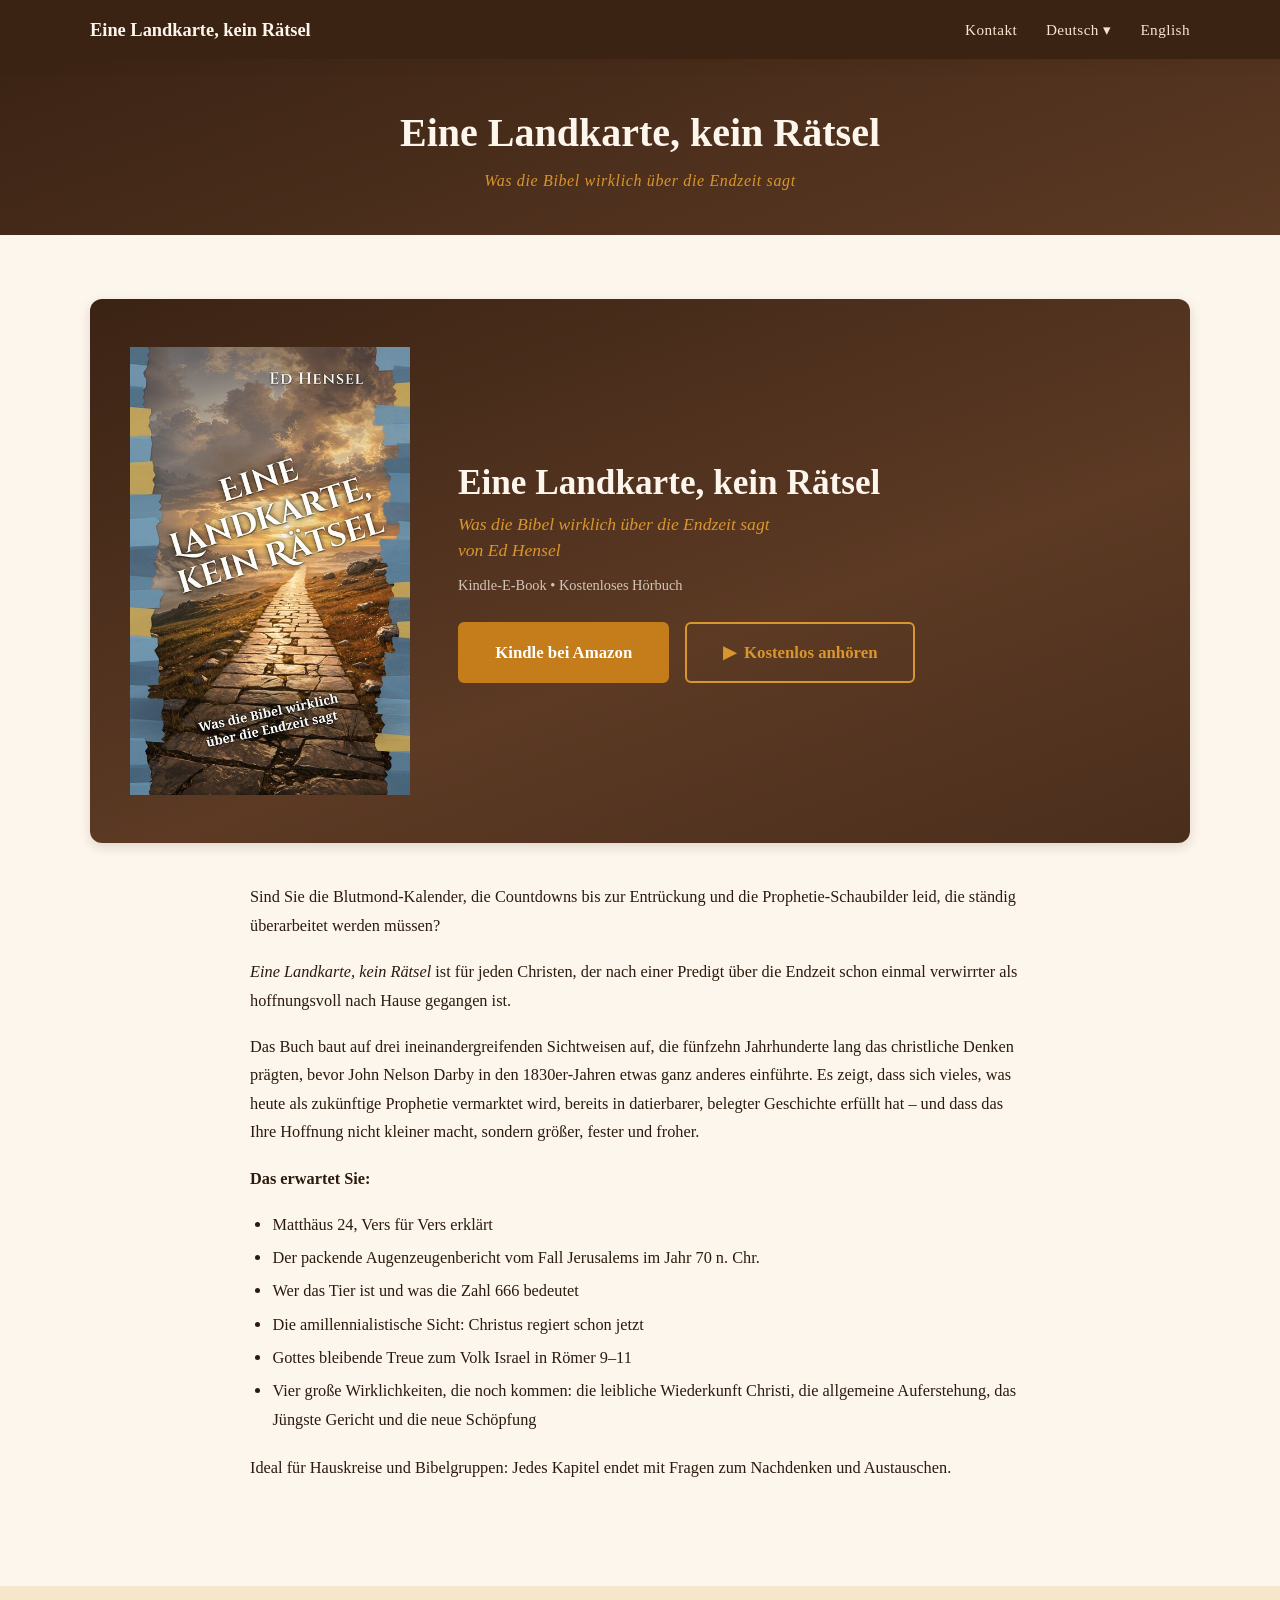
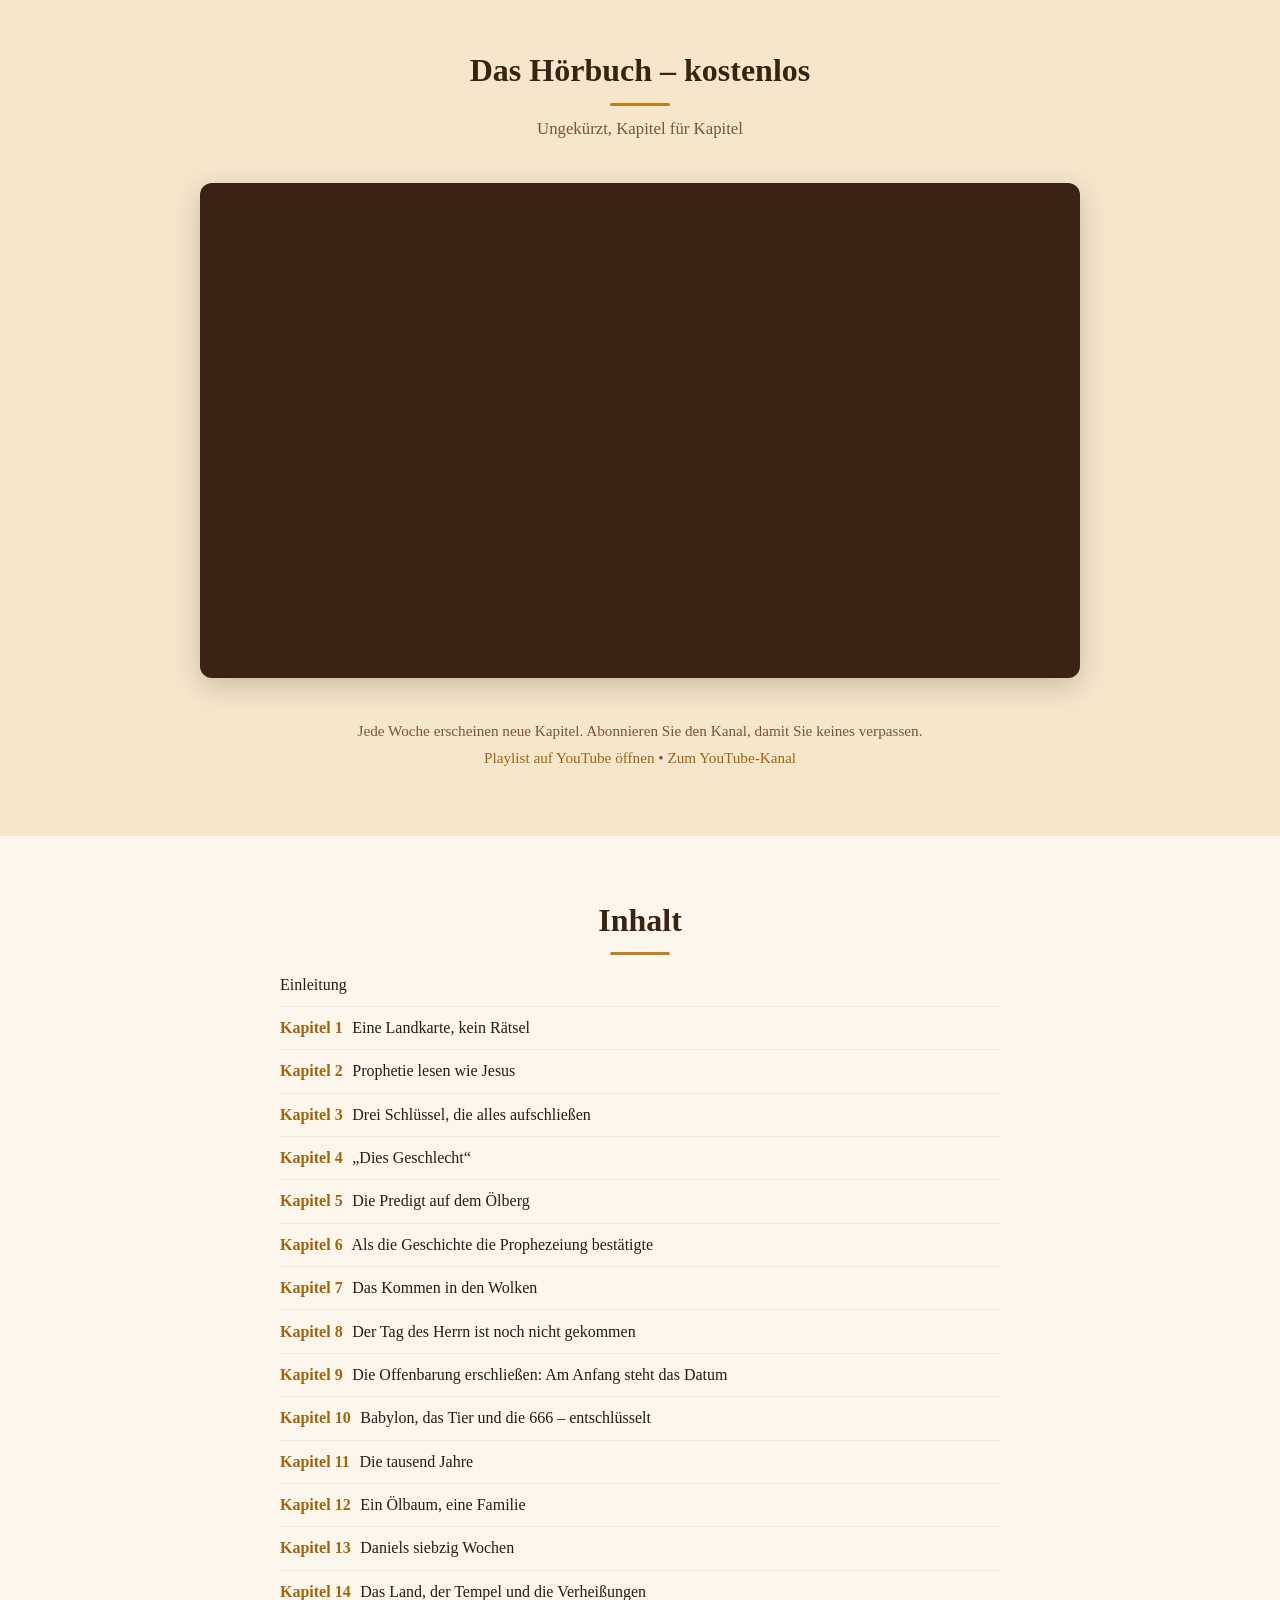
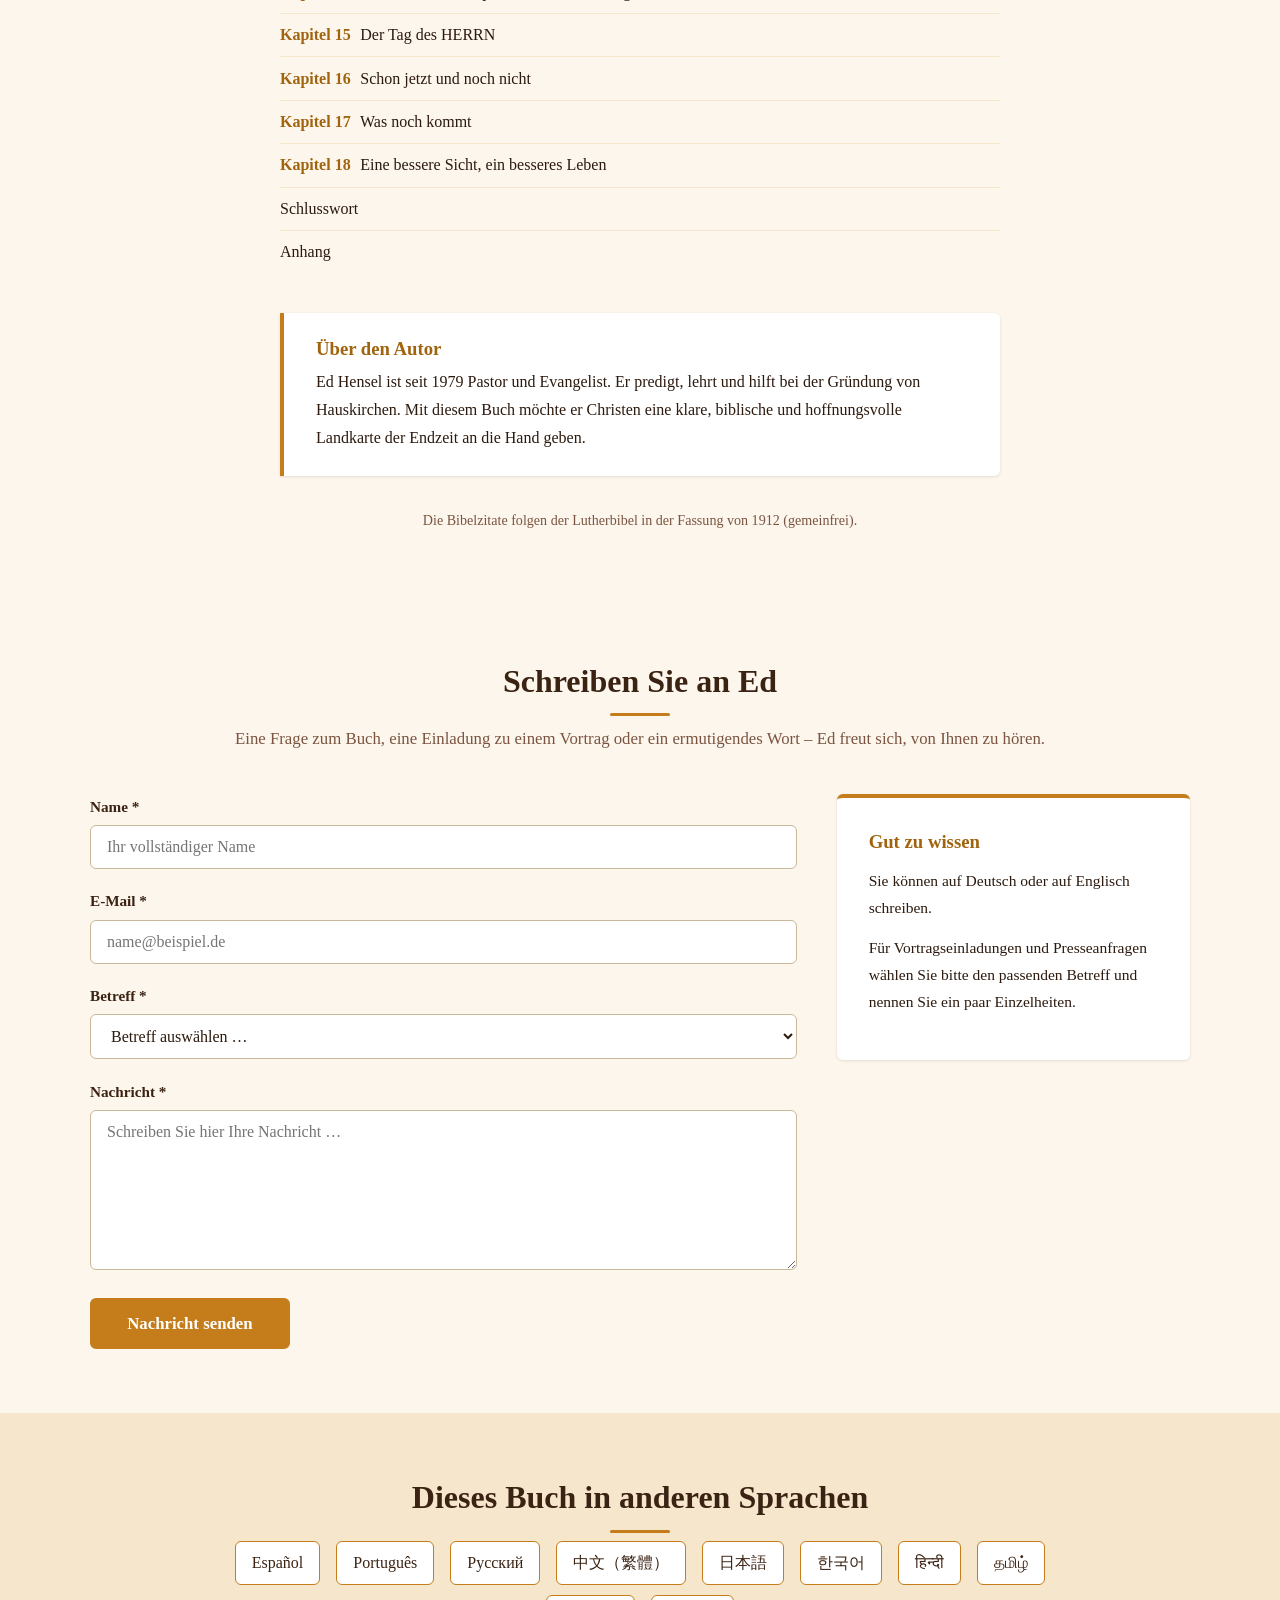
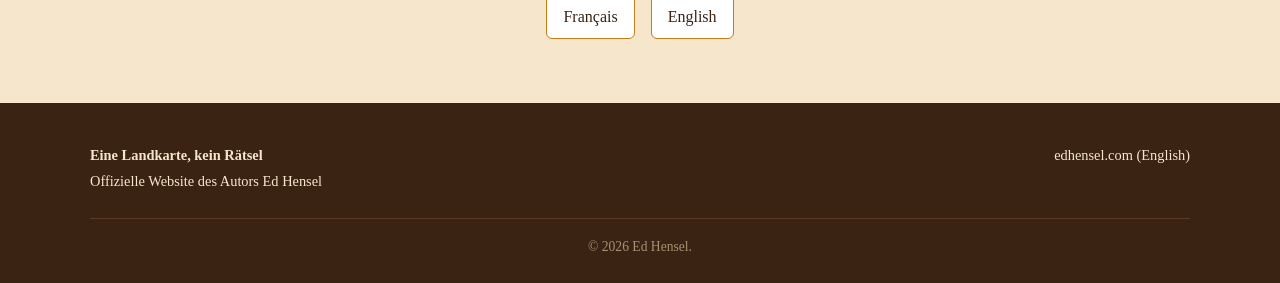
<file: de/index.html>
<!DOCTYPE html>
<html lang="de">
<head>
  <meta charset="UTF-8">
  <meta name="viewport" content="width=device-width, initial-scale=1.0">
  <title>Eine Landkarte, kein Rätsel: Was die Bibel wirklich über die Endzeit sagt — Ed Hensel</title>
  <meta name="description" content="Sind Sie die Blutmond-Kalender, die Countdowns bis zur Entrückung und die Prophetie-Schaubilder leid, die ständig überarbeitet werden müssen? Eine">
  <link rel="canonical" href="https://edhensel.com/de/">
  <link rel="alternate" hreflang="es" href="https://edhensel.com/es/">
  <link rel="alternate" hreflang="pt-BR" href="https://edhensel.com/pt/">
  <link rel="alternate" hreflang="de" href="https://edhensel.com/de/">
  <link rel="alternate" hreflang="ru" href="https://edhensel.com/ru/">
  <link rel="alternate" hreflang="zh-Hant" href="https://edhensel.com/zh/">
  <link rel="alternate" hreflang="ja" href="https://edhensel.com/ja/">
  <link rel="alternate" hreflang="ko" href="https://edhensel.com/ko/">
  <link rel="alternate" hreflang="hi" href="https://edhensel.com/hi/">
  <link rel="alternate" hreflang="ta" href="https://edhensel.com/ta/">
  <link rel="alternate" hreflang="fr" href="https://edhensel.com/fr/">
  <link rel="alternate" hreflang="en" href="https://edhensel.com/book.html">
  <link rel="alternate" hreflang="x-default" href="https://edhensel.com/book.html">
  <meta property="og:title" content="Eine Landkarte, kein Rätsel: Was die Bibel wirklich über die Endzeit sagt">
  <meta property="og:description" content="Sind Sie die Blutmond-Kalender, die Countdowns bis zur Entrückung und die Prophetie-Schaubilder leid, die ständig überarbeitet werden müssen? Eine">
  <meta property="og:type" content="book">
  <meta property="og:url" content="https://edhensel.com/de/">
  <meta property="og:image" content="https://edhensel.com/de/cover.jpg">
  <meta name="twitter:card" content="summary_large_image">
  <meta name="author" content="Ed Hensel">
  <link rel="icon" href="../favicon.svg" type="image/svg+xml">
  <link rel="stylesheet" href="../styles.css?v=20261105">
  <script type="application/ld+json">{"@context": "https://schema.org", "@type": "Book", "name": "Eine Landkarte, kein Rätsel: Was die Bibel wirklich über die Endzeit sagt", "author": {"@type": "Person", "name": "Ed Hensel"}, "inLanguage": "de", "image": "https://edhensel.com/de/cover.jpg", "url": "https://edhensel.com/de/"}</script>
  <style>
    .hp { position: absolute; left: -9999px; width: 1px; height: 1px; overflow: hidden; }
    .form-status { margin-top: 1rem; padding: 1rem 1.2rem; border-radius: 6px; font-size: 1.02rem; }
    .form-status--ok { background: #eef6ee; border: 1px solid #9cc79c; color: #1f4d1f; }
    .form-status--err { background: #fbeeee; border: 1px solid #d9a3a3; color: #6b1f1f; }
    @media (max-width: 480px) {   /* three header links (contact, languages, English) must fit on a phone */
      .nav-wrapper { gap: .75rem; }
      .site-logo { white-space: normal; font-size: 1rem; line-height: 1.25; }
      .main-nav--lang ul { gap: .75rem; }
      .main-nav--lang a { font-size: .85rem; letter-spacing: 0; white-space: nowrap; }
    }
  </style>
</head>
<body>
  <a class="skip-link" href="#main">Eine Landkarte, kein Rätsel</a>
  <header class="site-header">
    <div class="nav-wrapper">
      <a href="./" class="site-logo">Eine Landkarte, kein Rätsel</a>
      <nav class="main-nav main-nav--lang" aria-label="Dieses Buch in anderen Sprachen">
        <ul><li><a href="#contact">Kontakt</a></li><li><a href="#languages">Deutsch &#9662;</a></li><li><a href="../book.html" lang="en" hreflang="en">English</a></li></ul>
      </nav>
    </div>
  </header>
  <main id="main">
    <section class="page-banner">
      <div class="container">
        <h1>Eine Landkarte, kein Rätsel</h1>
        <p class="page-banner__sub">Was die Bibel wirklich über die Endzeit sagt</p>
      </div>
    </section>
    <section class="section">
      <div class="container">
        <div class="book-showcase">
          <div class="book-showcase__cover">
            <img src="cover.jpg" alt="Eine Landkarte, kein Rätsel — Ed Hensel" width="350" height="560">
          </div>
          <div class="book-showcase__info">
            <h2>Eine Landkarte, kein Rätsel</h2>
            <p class="byline">Was die Bibel wirklich über die Endzeit sagt<br>von Ed Hensel</p>
            <p class="book-meta">Kindle-E-Book &bull; Kostenloses Hörbuch</p>
            
            <div class="book-actions"><a href="https://www.amazon.de/dp/B0HQX45VRB" class="btn" rel="noopener" target="_blank">Kindle bei Amazon</a><a href="#listen" class="btn btn-outline">&#9654;&#xFE0E;&ensp;Kostenlos anhören</a></div>
          </div>
        </div>
        <div class="book-description"><p>Sind Sie die Blutmond-Kalender, die Countdowns bis zur Entrückung und die Prophetie-Schaubilder leid, die ständig überarbeitet werden müssen?</p><p><em>Eine Landkarte, kein Rätsel</em> ist für jeden Christen, der nach einer Predigt über die Endzeit schon einmal verwirrter als hoffnungsvoll nach Hause gegangen ist.</p><p>Das Buch baut auf drei ineinandergreifenden Sichtweisen auf, die fünfzehn Jahrhunderte lang das christliche Denken prägten, bevor John Nelson Darby in den 1830er-Jahren etwas ganz anderes einführte. Es zeigt, dass sich vieles, was heute als zukünftige Prophetie vermarktet wird, bereits in datierbarer, belegter Geschichte erfüllt hat – und dass das Ihre Hoffnung nicht kleiner macht, sondern größer, fester und froher.</p><p><strong>Das erwartet Sie:</strong></p><ul><li>Matthäus 24, Vers für Vers erklärt</li><li>Der packende Augenzeugenbericht vom Fall Jerusalems im Jahr 70 n. Chr.</li><li>Wer das Tier ist und was die Zahl 666 bedeutet</li><li>Die amillennialistische Sicht: Christus regiert schon jetzt</li><li>Gottes bleibende Treue zum Volk Israel in Römer 9–11</li><li>Vier große Wirklichkeiten, die noch kommen: die leibliche Wiederkunft Christi, die allgemeine Auferstehung, das Jüngste Gericht und die neue Schöpfung</li></ul><p>Ideal für Hauskreise und Bibelgruppen: Jedes Kapitel endet mit Fragen zum Nachdenken und Austauschen.</p></div>
      </div>
    </section>
    <section class="section section--alt listen" id="listen">
      <div class="container">
        <h2 class="section-title">Das Hörbuch – kostenlos</h2>
        <p class="section-subtitle">Ungekürzt, Kapitel für Kapitel</p>
        <div class="listen-player"><div class="video-frame">
            <iframe src="https://www.youtube-nocookie.com/embed/videoseries?list=PLNShuNLjo_pU&amp;rel=0&amp;playsinline=1"
              title="Eine Landkarte, kein Rätsel — Kostenloses Hörbuch" loading="lazy"
              allow="accelerometer; autoplay; clipboard-write; encrypted-media; gyroscope; picture-in-picture; web-share"
              referrerpolicy="strict-origin-when-cross-origin" allowfullscreen></iframe></div></div>
          <p class="listen-note">Jede Woche erscheinen neue Kapitel. Abonnieren Sie den Kanal, damit Sie keines verpassen.<br>
            <a href="https://www.youtube.com/playlist?list=PLNShuNLjo_pU" rel="noopener" target="_blank">Playlist auf YouTube öffnen</a> &bull;
            <a href="https://www.youtube.com/channel/UCPNk8jovsarUFDkknoVurIw" rel="noopener" target="_blank">Zum YouTube-Kanal</a></p>
      </div>
    </section>
    <section class="section">
      <div class="container">
        <h2 class="section-title">Inhalt</h2>
        <ol class="toc-list"><li>Einleitung</li><li><span class="toc-list__kind">Kapitel 1</span> Eine Landkarte, kein Rätsel</li><li><span class="toc-list__kind">Kapitel 2</span> Prophetie lesen wie Jesus</li><li><span class="toc-list__kind">Kapitel 3</span> Drei Schlüssel, die alles aufschließen</li><li><span class="toc-list__kind">Kapitel 4</span> „Dies Geschlecht“</li><li><span class="toc-list__kind">Kapitel 5</span> Die Predigt auf dem Ölberg</li><li><span class="toc-list__kind">Kapitel 6</span> Als die Geschichte die Prophezeiung bestätigte</li><li><span class="toc-list__kind">Kapitel 7</span> Das Kommen in den Wolken</li><li><span class="toc-list__kind">Kapitel 8</span> Der Tag des Herrn ist noch nicht gekommen</li><li><span class="toc-list__kind">Kapitel 9</span> Die Offenbarung erschließen: Am Anfang steht das Datum</li><li><span class="toc-list__kind">Kapitel 10</span> Babylon, das Tier und die 666 – entschlüsselt</li><li><span class="toc-list__kind">Kapitel 11</span> Die tausend Jahre</li><li><span class="toc-list__kind">Kapitel 12</span> Ein Ölbaum, eine Familie</li><li><span class="toc-list__kind">Kapitel 13</span> Daniels siebzig Wochen</li><li><span class="toc-list__kind">Kapitel 14</span> Das Land, der Tempel und die Verheißungen</li><li><span class="toc-list__kind">Kapitel 15</span> Der Tag des HERRN</li><li><span class="toc-list__kind">Kapitel 16</span> Schon jetzt und noch nicht</li><li><span class="toc-list__kind">Kapitel 17</span> Was noch kommt</li><li><span class="toc-list__kind">Kapitel 18</span> Eine bessere Sicht, ein besseres Leben</li><li>Schlusswort</li><li>Anhang</li></ol>
        <div class="small-group-note">
          <h3>Über den Autor</h3>
          <p>Ed Hensel ist seit 1979 Pastor und Evangelist. Er predigt, lehrt und hilft bei der Gründung von Hauskirchen. Mit diesem Buch möchte er Christen eine klare, biblische und hoffnungsvolle Landkarte der Endzeit an die Hand geben.</p>
        </div>
        <p class="bible-notice">Die Bibelzitate folgen der Lutherbibel in der Fassung von 1912 (gemeinfrei).</p>
      </div>
    </section>
    <section class="section" id="contact" aria-labelledby="contact-title">
      <div class="container">
        <h2 class="section-title" id="contact-title">Schreiben Sie an Ed</h2>
        <p class="section-subtitle">Eine Frage zum Buch, eine Einladung zu einem Vortrag oder ein ermutigendes Wort – Ed freut sich, von Ihnen zu hören.</p>
        <div class="contact-grid">
          <div class="contact-form-wrapper">
            <form class="contact-form" id="contact-form" action="https://formspree.io/f/mbdpqqwb" method="POST">
              <input type="hidden" name="_subject" value="edhensel.com/de/ contact form (German)">
              <input type="hidden" name="page" value="edhensel.com/de/ (German)">
              <input type="text" name="_gotcha" tabindex="-1" autocomplete="off" aria-hidden="true" class="hp">
              <label for="name">Name <span aria-hidden="true">*</span></label>
              <input type="text" id="name" name="name" required autocomplete="name" placeholder="Ihr vollständiger Name">
              <label for="email">E-Mail <span aria-hidden="true">*</span></label>
              <input type="email" id="email" name="email" required autocomplete="email" placeholder="name@beispiel.de">
              <label for="subject">Betreff <span aria-hidden="true">*</span></label>
              <select id="subject" name="subject" required>
                <option value="" disabled selected>Betreff auswählen …</option><option value="Book Question">Frage zum Buch</option><option value="Speaking Inquiry">Einladung zu einem Vortrag</option><option value="Media Request">Presseanfrage</option><option value="General Message">Allgemeine Nachricht</option>
              </select>
              <label for="message">Nachricht <span aria-hidden="true">*</span></label>
              <textarea id="message" name="message" required placeholder="Schreiben Sie hier Ihre Nachricht …"></textarea>
              <button type="submit" class="btn" data-sending="Wird gesendet …">Nachricht senden</button>
            </form>
            <p class="form-status" id="form-status" role="status" tabindex="-1" hidden
               data-ok="Vielen Dank! Ihre Nachricht wurde gesendet." data-err="Die Nachricht konnte leider nicht gesendet werden. Bitte versuchen Sie es später noch einmal."></p>
          </div>
          <div class="contact-info-wrapper">
            <div class="contact-info-box">
              <h3>Gut zu wissen</h3>
              <p>Sie können auf Deutsch oder auf Englisch schreiben.</p>
              <p>Für Vortragseinladungen und Presseanfragen wählen Sie bitte den passenden Betreff und nennen Sie ein paar Einzelheiten.</p>
            </div>
          </div>
        </div>
      </div>
    </section>
    <section class="section section--alt" id="languages">
      <div class="container">
        <h2 class="section-title">Dieses Buch in anderen Sprachen</h2>
        <ul class="lang-list"><li><a href="../es/" hreflang="es" lang="es">Español</a></li><li><a href="../pt/" hreflang="pt-BR" lang="pt-BR">Português</a></li><li><a href="../ru/" hreflang="ru" lang="ru">Русский</a></li><li><a href="../zh/" hreflang="zh-Hant" lang="zh-Hant">中文（繁體）</a></li><li><a href="../ja/" hreflang="ja" lang="ja">日本語</a></li><li><a href="../ko/" hreflang="ko" lang="ko">한국어</a></li><li><a href="../hi/" hreflang="hi" lang="hi">हिन्दी</a></li><li><a href="../ta/" hreflang="ta" lang="ta">தமிழ்</a></li><li><a href="../fr/" hreflang="fr" lang="fr">Français</a></li><li><a href="../book.html" hreflang="en" lang="en">English</a></li></ul>
      </div>
    </section>
  </main>
  <footer class="site-footer">
    <div class="container">
      <div class="footer-inner">
        <div class="footer-brand"><strong>Eine Landkarte, kein Rätsel</strong><br>Offizielle Website des Autors Ed Hensel</div>
        <nav class="footer-nav" aria-label="Dieses Buch in anderen Sprachen"><ul><li><a href="../index.html" lang="en">edhensel.com (English)</a></li></ul></nav>
      </div>
      <p class="footer-copy">&copy; 2026 Ed Hensel.</p>
    </div>
  </footer>
  <script>
    (function () {
      var f = document.getElementById('contact-form'), st = document.getElementById('form-status');
      if (!f || !st || !window.fetch || !window.FormData) return;
      f.addEventListener('submit', function (ev) {
        ev.preventDefault();
        var b = f.querySelector('button[type=submit]'), label = b.textContent;
        b.disabled = true; b.textContent = b.getAttribute('data-sending'); st.hidden = true;
        fetch(f.action, { method: 'POST', body: new FormData(f), headers: { 'Accept': 'application/json' } })
          .then(function (r) {
            if (!r.ok) throw new Error(r.status);
            f.reset(); f.hidden = true;
            st.textContent = st.getAttribute('data-ok'); st.className = 'form-status form-status--ok';
          })
          .catch(function () {
            st.textContent = st.getAttribute('data-err'); st.className = 'form-status form-status--err';
          })
          .then(function () { b.disabled = false; b.textContent = label; st.hidden = false; st.focus(); });
      });
    })();
  </script>
</body>
</html>
</file>
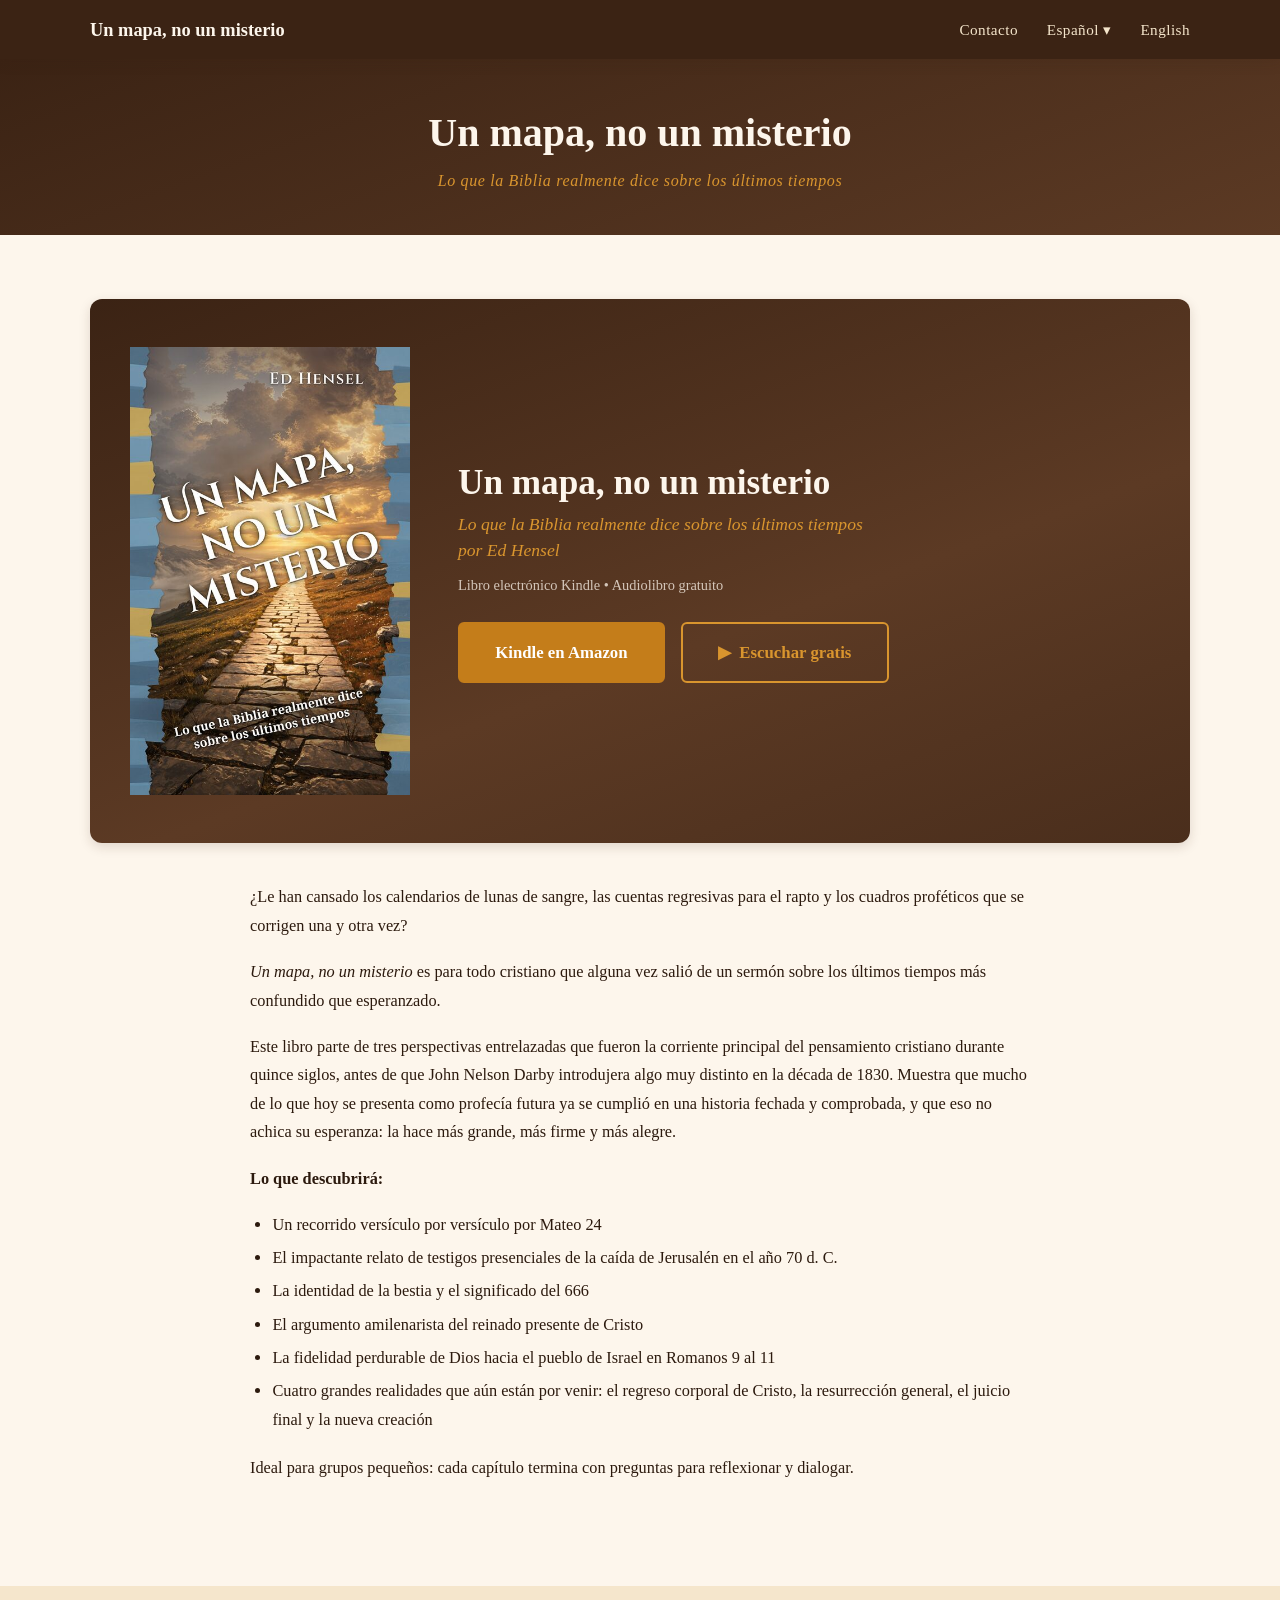
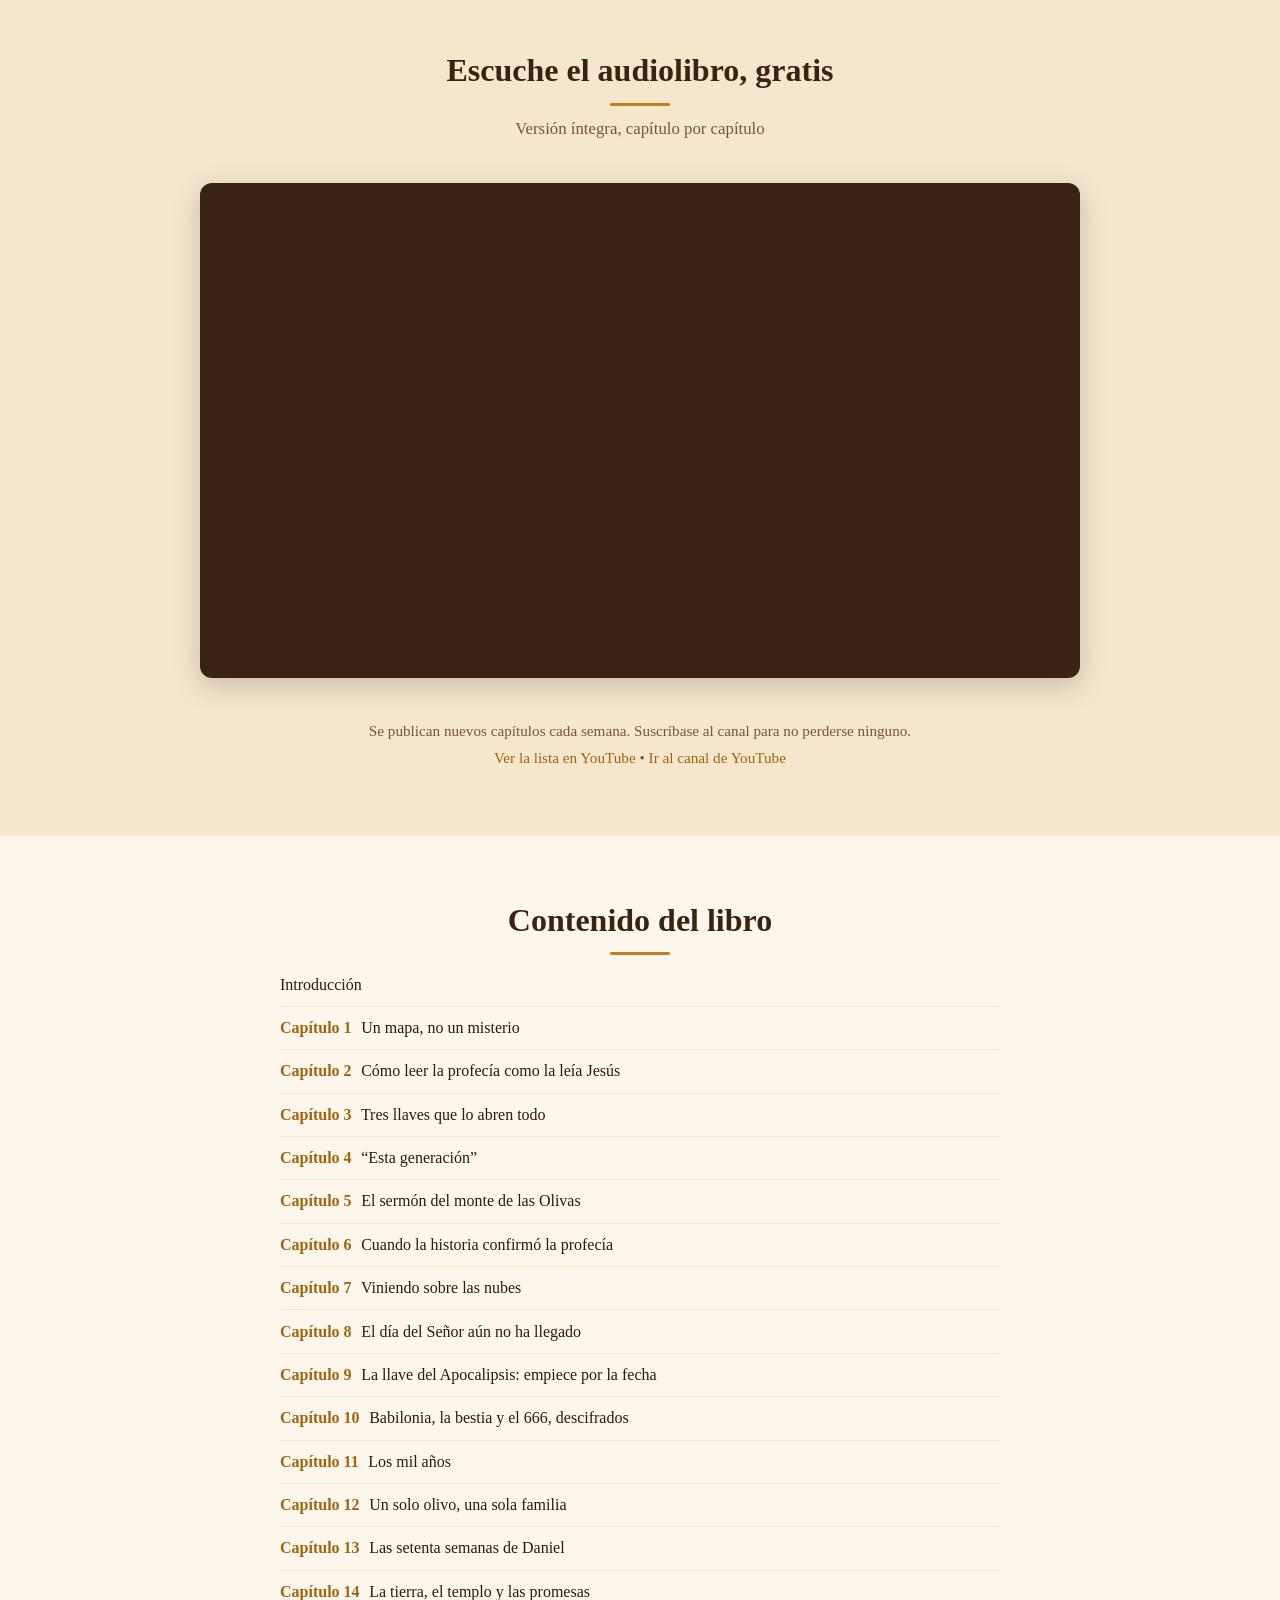
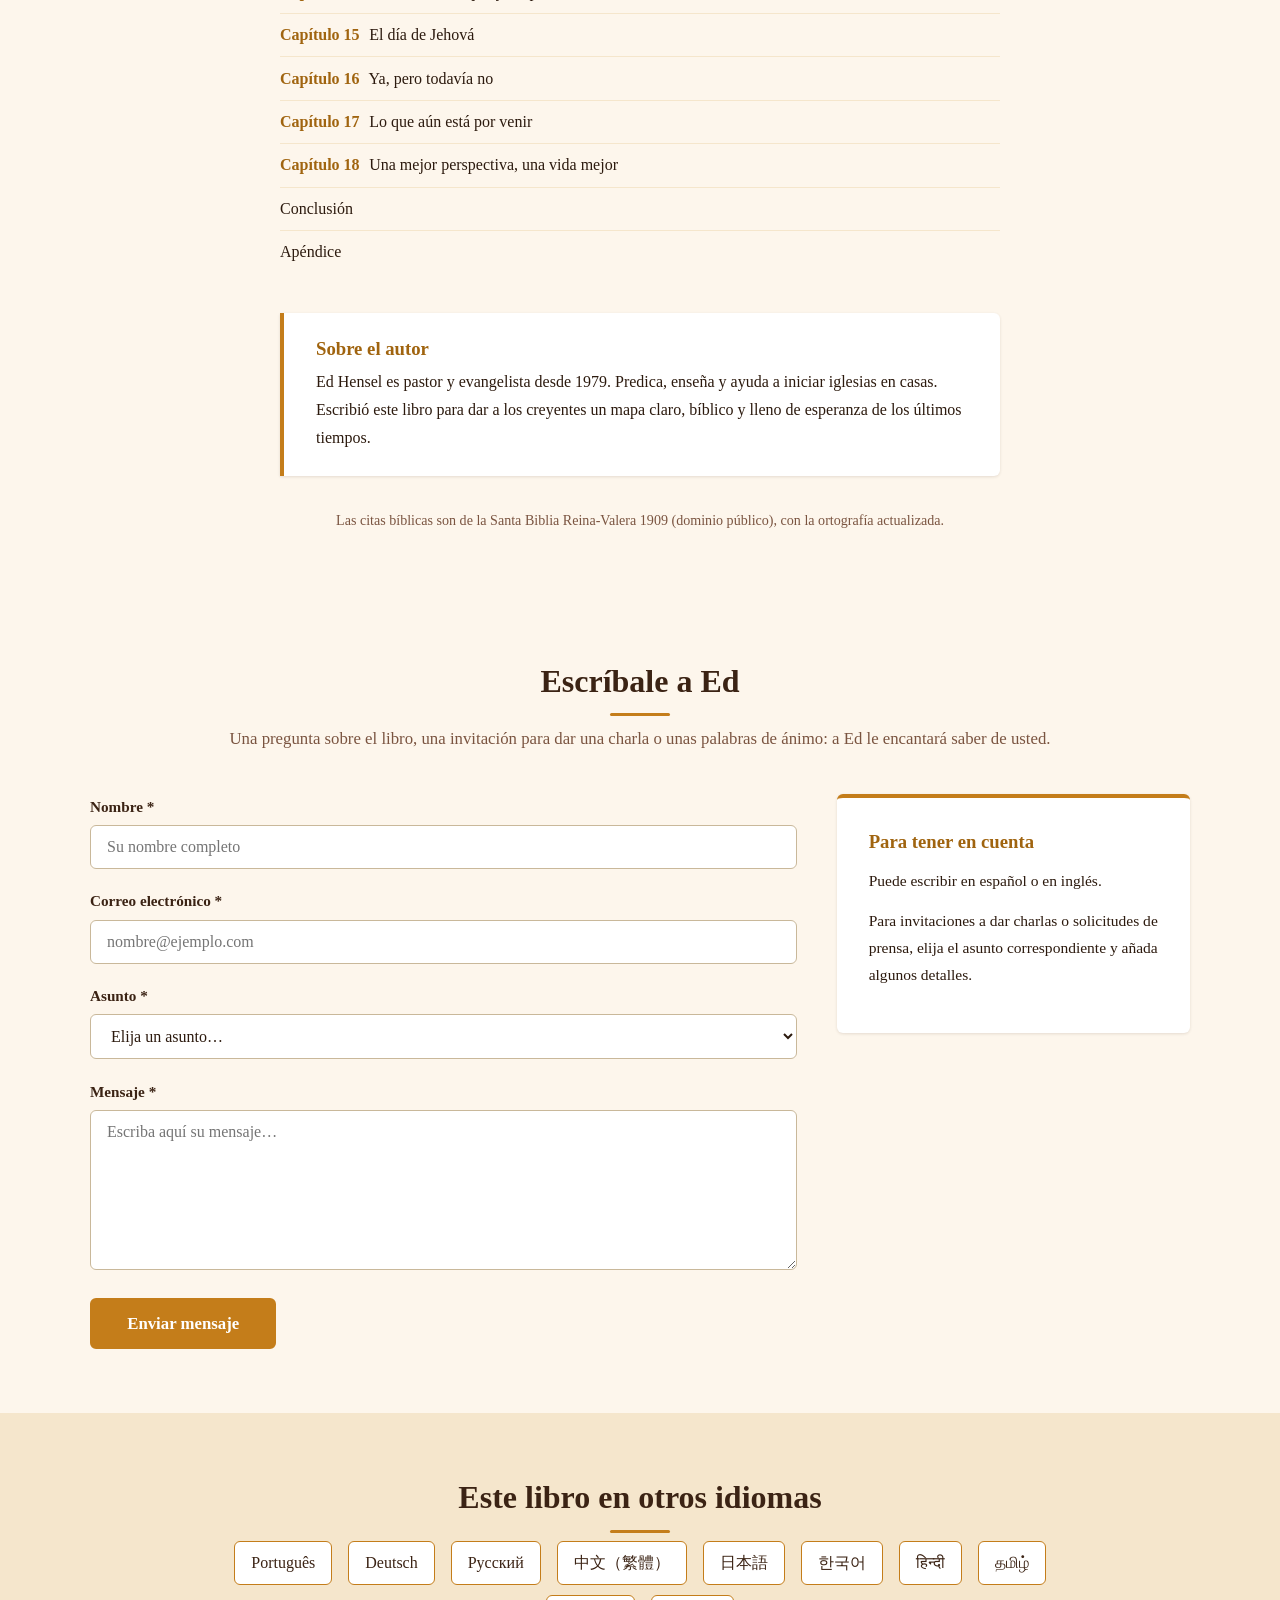
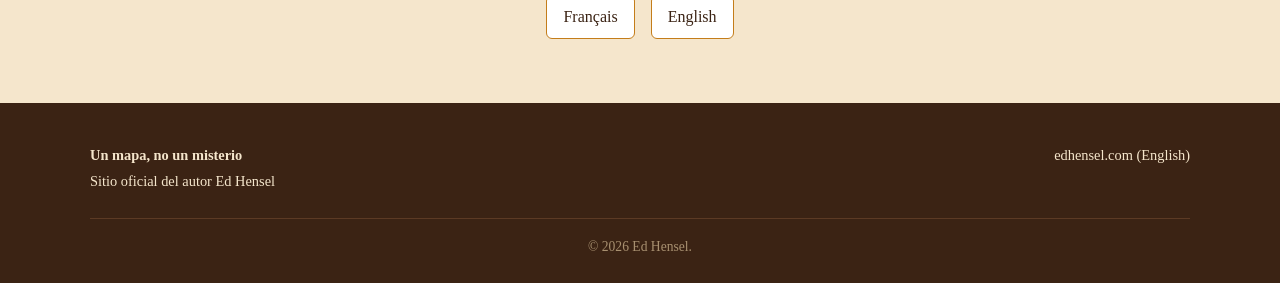
<file: es/index.html>
<!DOCTYPE html>
<html lang="es">
<head>
  <meta charset="UTF-8">
  <meta name="viewport" content="width=device-width, initial-scale=1.0">
  <title>Un mapa, no un misterio: Lo que la Biblia realmente dice sobre los últimos tiempos — Ed Hensel</title>
  <meta name="description" content="¿Le han cansado los calendarios de lunas de sangre, las cuentas regresivas para el rapto y los cuadros proféticos que se corrigen una y otra vez? Un mapa,">
  <link rel="canonical" href="https://edhensel.com/es/">
  <link rel="alternate" hreflang="es" href="https://edhensel.com/es/">
  <link rel="alternate" hreflang="pt-BR" href="https://edhensel.com/pt/">
  <link rel="alternate" hreflang="de" href="https://edhensel.com/de/">
  <link rel="alternate" hreflang="ru" href="https://edhensel.com/ru/">
  <link rel="alternate" hreflang="zh-Hant" href="https://edhensel.com/zh/">
  <link rel="alternate" hreflang="ja" href="https://edhensel.com/ja/">
  <link rel="alternate" hreflang="ko" href="https://edhensel.com/ko/">
  <link rel="alternate" hreflang="hi" href="https://edhensel.com/hi/">
  <link rel="alternate" hreflang="ta" href="https://edhensel.com/ta/">
  <link rel="alternate" hreflang="fr" href="https://edhensel.com/fr/">
  <link rel="alternate" hreflang="en" href="https://edhensel.com/book.html">
  <link rel="alternate" hreflang="x-default" href="https://edhensel.com/book.html">
  <meta property="og:title" content="Un mapa, no un misterio: Lo que la Biblia realmente dice sobre los últimos tiempos">
  <meta property="og:description" content="¿Le han cansado los calendarios de lunas de sangre, las cuentas regresivas para el rapto y los cuadros proféticos que se corrigen una y otra vez? Un mapa,">
  <meta property="og:type" content="book">
  <meta property="og:url" content="https://edhensel.com/es/">
  <meta property="og:image" content="https://edhensel.com/es/cover.jpg">
  <meta name="twitter:card" content="summary_large_image">
  <meta name="author" content="Ed Hensel">
  <link rel="icon" href="../favicon.svg" type="image/svg+xml">
  <link rel="stylesheet" href="../styles.css?v=20261105">
  <script type="application/ld+json">{"@context": "https://schema.org", "@type": "Book", "name": "Un mapa, no un misterio: Lo que la Biblia realmente dice sobre los últimos tiempos", "author": {"@type": "Person", "name": "Ed Hensel"}, "inLanguage": "es", "image": "https://edhensel.com/es/cover.jpg", "url": "https://edhensel.com/es/"}</script>
  <style>
    .hp { position: absolute; left: -9999px; width: 1px; height: 1px; overflow: hidden; }
    .form-status { margin-top: 1rem; padding: 1rem 1.2rem; border-radius: 6px; font-size: 1.02rem; }
    .form-status--ok { background: #eef6ee; border: 1px solid #9cc79c; color: #1f4d1f; }
    .form-status--err { background: #fbeeee; border: 1px solid #d9a3a3; color: #6b1f1f; }
    @media (max-width: 480px) {   /* three header links (contact, languages, English) must fit on a phone */
      .nav-wrapper { gap: .75rem; }
      .site-logo { white-space: normal; font-size: 1rem; line-height: 1.25; }
      .main-nav--lang ul { gap: .75rem; }
      .main-nav--lang a { font-size: .85rem; letter-spacing: 0; white-space: nowrap; }
    }
  </style>
</head>
<body>
  <a class="skip-link" href="#main">Un mapa, no un misterio</a>
  <header class="site-header">
    <div class="nav-wrapper">
      <a href="./" class="site-logo">Un mapa, no un misterio</a>
      <nav class="main-nav main-nav--lang" aria-label="Este libro en otros idiomas">
        <ul><li><a href="#contact">Contacto</a></li><li><a href="#languages">Español &#9662;</a></li><li><a href="../book.html" lang="en" hreflang="en">English</a></li></ul>
      </nav>
    </div>
  </header>
  <main id="main">
    <section class="page-banner">
      <div class="container">
        <h1>Un mapa, no un misterio</h1>
        <p class="page-banner__sub">Lo que la Biblia realmente dice sobre los últimos tiempos</p>
      </div>
    </section>
    <section class="section">
      <div class="container">
        <div class="book-showcase">
          <div class="book-showcase__cover">
            <img src="cover.jpg" alt="Un mapa, no un misterio — Ed Hensel" width="350" height="560">
          </div>
          <div class="book-showcase__info">
            <h2>Un mapa, no un misterio</h2>
            <p class="byline">Lo que la Biblia realmente dice sobre los últimos tiempos<br>por Ed Hensel</p>
            <p class="book-meta">Libro electrónico Kindle &bull; Audiolibro gratuito</p>
            
            <div class="book-actions"><a href="https://www.amazon.com/dp/B0HQJ1Y1SK" class="btn" rel="noopener" target="_blank">Kindle en Amazon</a><a href="#listen" class="btn btn-outline">&#9654;&#xFE0E;&ensp;Escuchar gratis</a></div>
          </div>
        </div>
        <div class="book-description"><p>¿Le han cansado los calendarios de lunas de sangre, las cuentas regresivas para el rapto y los cuadros proféticos que se corrigen una y otra vez?</p><p><em>Un mapa, no un misterio</em> es para todo cristiano que alguna vez salió de un sermón sobre los últimos tiempos más confundido que esperanzado.</p><p>Este libro parte de tres perspectivas entrelazadas que fueron la corriente principal del pensamiento cristiano durante quince siglos, antes de que John Nelson Darby introdujera algo muy distinto en la década de 1830. Muestra que mucho de lo que hoy se presenta como profecía futura ya se cumplió en una historia fechada y comprobada, y que eso no achica su esperanza: la hace más grande, más firme y más alegre.</p><p><strong>Lo que descubrirá:</strong></p><ul><li>Un recorrido versículo por versículo por Mateo 24</li><li>El impactante relato de testigos presenciales de la caída de Jerusalén en el año 70 d. C.</li><li>La identidad de la bestia y el significado del 666</li><li>El argumento amilenarista del reinado presente de Cristo</li><li>La fidelidad perdurable de Dios hacia el pueblo de Israel en Romanos 9 al 11</li><li>Cuatro grandes realidades que aún están por venir: el regreso corporal de Cristo, la resurrección general, el juicio final y la nueva creación</li></ul><p>Ideal para grupos pequeños: cada capítulo termina con preguntas para reflexionar y dialogar.</p></div>
      </div>
    </section>
    <section class="section section--alt listen" id="listen">
      <div class="container">
        <h2 class="section-title">Escuche el audiolibro, gratis</h2>
        <p class="section-subtitle">Versión íntegra, capítulo por capítulo</p>
        <div class="listen-player"><div class="video-frame">
            <iframe src="https://www.youtube-nocookie.com/embed/videoseries?list=PLQ_xcdqWlvqU&amp;rel=0&amp;playsinline=1"
              title="Un mapa, no un misterio — Audiolibro gratuito" loading="lazy"
              allow="accelerometer; autoplay; clipboard-write; encrypted-media; gyroscope; picture-in-picture; web-share"
              referrerpolicy="strict-origin-when-cross-origin" allowfullscreen></iframe></div></div>
          <p class="listen-note">Se publican nuevos capítulos cada semana. Suscríbase al canal para no perderse ninguno.<br>
            <a href="https://www.youtube.com/playlist?list=PLQ_xcdqWlvqU" rel="noopener" target="_blank">Ver la lista en YouTube</a> &bull;
            <a href="https://www.youtube.com/channel/UCflmn8kKoCdW6O-CZ87ZmPg" rel="noopener" target="_blank">Ir al canal de YouTube</a></p>
      </div>
    </section>
    <section class="section">
      <div class="container">
        <h2 class="section-title">Contenido del libro</h2>
        <ol class="toc-list"><li>Introducción</li><li><span class="toc-list__kind">Capítulo 1</span> Un mapa, no un misterio</li><li><span class="toc-list__kind">Capítulo 2</span> Cómo leer la profecía como la leía Jesús</li><li><span class="toc-list__kind">Capítulo 3</span> Tres llaves que lo abren todo</li><li><span class="toc-list__kind">Capítulo 4</span> “Esta generación”</li><li><span class="toc-list__kind">Capítulo 5</span> El sermón del monte de las Olivas</li><li><span class="toc-list__kind">Capítulo 6</span> Cuando la historia confirmó la profecía</li><li><span class="toc-list__kind">Capítulo 7</span> Viniendo sobre las nubes</li><li><span class="toc-list__kind">Capítulo 8</span> El día del Señor aún no ha llegado</li><li><span class="toc-list__kind">Capítulo 9</span> La llave del Apocalipsis: empiece por la fecha</li><li><span class="toc-list__kind">Capítulo 10</span> Babilonia, la bestia y el 666, descifrados</li><li><span class="toc-list__kind">Capítulo 11</span> Los mil años</li><li><span class="toc-list__kind">Capítulo 12</span> Un solo olivo, una sola familia</li><li><span class="toc-list__kind">Capítulo 13</span> Las setenta semanas de Daniel</li><li><span class="toc-list__kind">Capítulo 14</span> La tierra, el templo y las promesas</li><li><span class="toc-list__kind">Capítulo 15</span> El día de Jehová</li><li><span class="toc-list__kind">Capítulo 16</span> Ya, pero todavía no</li><li><span class="toc-list__kind">Capítulo 17</span> Lo que aún está por venir</li><li><span class="toc-list__kind">Capítulo 18</span> Una mejor perspectiva, una vida mejor</li><li>Conclusión</li><li>Apéndice</li></ol>
        <div class="small-group-note">
          <h3>Sobre el autor</h3>
          <p>Ed Hensel es pastor y evangelista desde 1979. Predica, enseña y ayuda a iniciar iglesias en casas. Escribió este libro para dar a los creyentes un mapa claro, bíblico y lleno de esperanza de los últimos tiempos.</p>
        </div>
        <p class="bible-notice">Las citas bíblicas son de la Santa Biblia Reina-Valera 1909 (dominio público), con la ortografía actualizada.</p>
      </div>
    </section>
    <section class="section" id="contact" aria-labelledby="contact-title">
      <div class="container">
        <h2 class="section-title" id="contact-title">Escríbale a Ed</h2>
        <p class="section-subtitle">Una pregunta sobre el libro, una invitación para dar una charla o unas palabras de ánimo: a Ed le encantará saber de usted.</p>
        <div class="contact-grid">
          <div class="contact-form-wrapper">
            <form class="contact-form" id="contact-form" action="https://formspree.io/f/mbdpqqwb" method="POST">
              <input type="hidden" name="_subject" value="edhensel.com/es/ contact form (Spanish)">
              <input type="hidden" name="page" value="edhensel.com/es/ (Spanish)">
              <input type="text" name="_gotcha" tabindex="-1" autocomplete="off" aria-hidden="true" class="hp">
              <label for="name">Nombre <span aria-hidden="true">*</span></label>
              <input type="text" id="name" name="name" required autocomplete="name" placeholder="Su nombre completo">
              <label for="email">Correo electrónico <span aria-hidden="true">*</span></label>
              <input type="email" id="email" name="email" required autocomplete="email" placeholder="nombre@ejemplo.com">
              <label for="subject">Asunto <span aria-hidden="true">*</span></label>
              <select id="subject" name="subject" required>
                <option value="" disabled selected>Elija un asunto…</option><option value="Book Question">Pregunta sobre el libro</option><option value="Speaking Inquiry">Invitación para dar una charla</option><option value="Media Request">Solicitud de prensa</option><option value="General Message">Mensaje general</option>
              </select>
              <label for="message">Mensaje <span aria-hidden="true">*</span></label>
              <textarea id="message" name="message" required placeholder="Escriba aquí su mensaje…"></textarea>
              <button type="submit" class="btn" data-sending="Enviando…">Enviar mensaje</button>
            </form>
            <p class="form-status" id="form-status" role="status" tabindex="-1" hidden
               data-ok="¡Gracias! Su mensaje se ha enviado." data-err="Lo sentimos, no se pudo enviar el mensaje. Inténtelo de nuevo más tarde."></p>
          </div>
          <div class="contact-info-wrapper">
            <div class="contact-info-box">
              <h3>Para tener en cuenta</h3>
              <p>Puede escribir en español o en inglés.</p>
              <p>Para invitaciones a dar charlas o solicitudes de prensa, elija el asunto correspondiente y añada algunos detalles.</p>
            </div>
          </div>
        </div>
      </div>
    </section>
    <section class="section section--alt" id="languages">
      <div class="container">
        <h2 class="section-title">Este libro en otros idiomas</h2>
        <ul class="lang-list"><li><a href="../pt/" hreflang="pt-BR" lang="pt-BR">Português</a></li><li><a href="../de/" hreflang="de" lang="de">Deutsch</a></li><li><a href="../ru/" hreflang="ru" lang="ru">Русский</a></li><li><a href="../zh/" hreflang="zh-Hant" lang="zh-Hant">中文（繁體）</a></li><li><a href="../ja/" hreflang="ja" lang="ja">日本語</a></li><li><a href="../ko/" hreflang="ko" lang="ko">한국어</a></li><li><a href="../hi/" hreflang="hi" lang="hi">हिन्दी</a></li><li><a href="../ta/" hreflang="ta" lang="ta">தமிழ்</a></li><li><a href="../fr/" hreflang="fr" lang="fr">Français</a></li><li><a href="../book.html" hreflang="en" lang="en">English</a></li></ul>
      </div>
    </section>
  </main>
  <footer class="site-footer">
    <div class="container">
      <div class="footer-inner">
        <div class="footer-brand"><strong>Un mapa, no un misterio</strong><br>Sitio oficial del autor Ed Hensel</div>
        <nav class="footer-nav" aria-label="Este libro en otros idiomas"><ul><li><a href="../index.html" lang="en">edhensel.com (English)</a></li></ul></nav>
      </div>
      <p class="footer-copy">&copy; 2026 Ed Hensel.</p>
    </div>
  </footer>
  <script>
    (function () {
      var f = document.getElementById('contact-form'), st = document.getElementById('form-status');
      if (!f || !st || !window.fetch || !window.FormData) return;
      f.addEventListener('submit', function (ev) {
        ev.preventDefault();
        var b = f.querySelector('button[type=submit]'), label = b.textContent;
        b.disabled = true; b.textContent = b.getAttribute('data-sending'); st.hidden = true;
        fetch(f.action, { method: 'POST', body: new FormData(f), headers: { 'Accept': 'application/json' } })
          .then(function (r) {
            if (!r.ok) throw new Error(r.status);
            f.reset(); f.hidden = true;
            st.textContent = st.getAttribute('data-ok'); st.className = 'form-status form-status--ok';
          })
          .catch(function () {
            st.textContent = st.getAttribute('data-err'); st.className = 'form-status form-status--err';
          })
          .then(function () { b.disabled = false; b.textContent = label; st.hidden = false; st.focus(); });
      });
    })();
  </script>
</body>
</html>
</file>
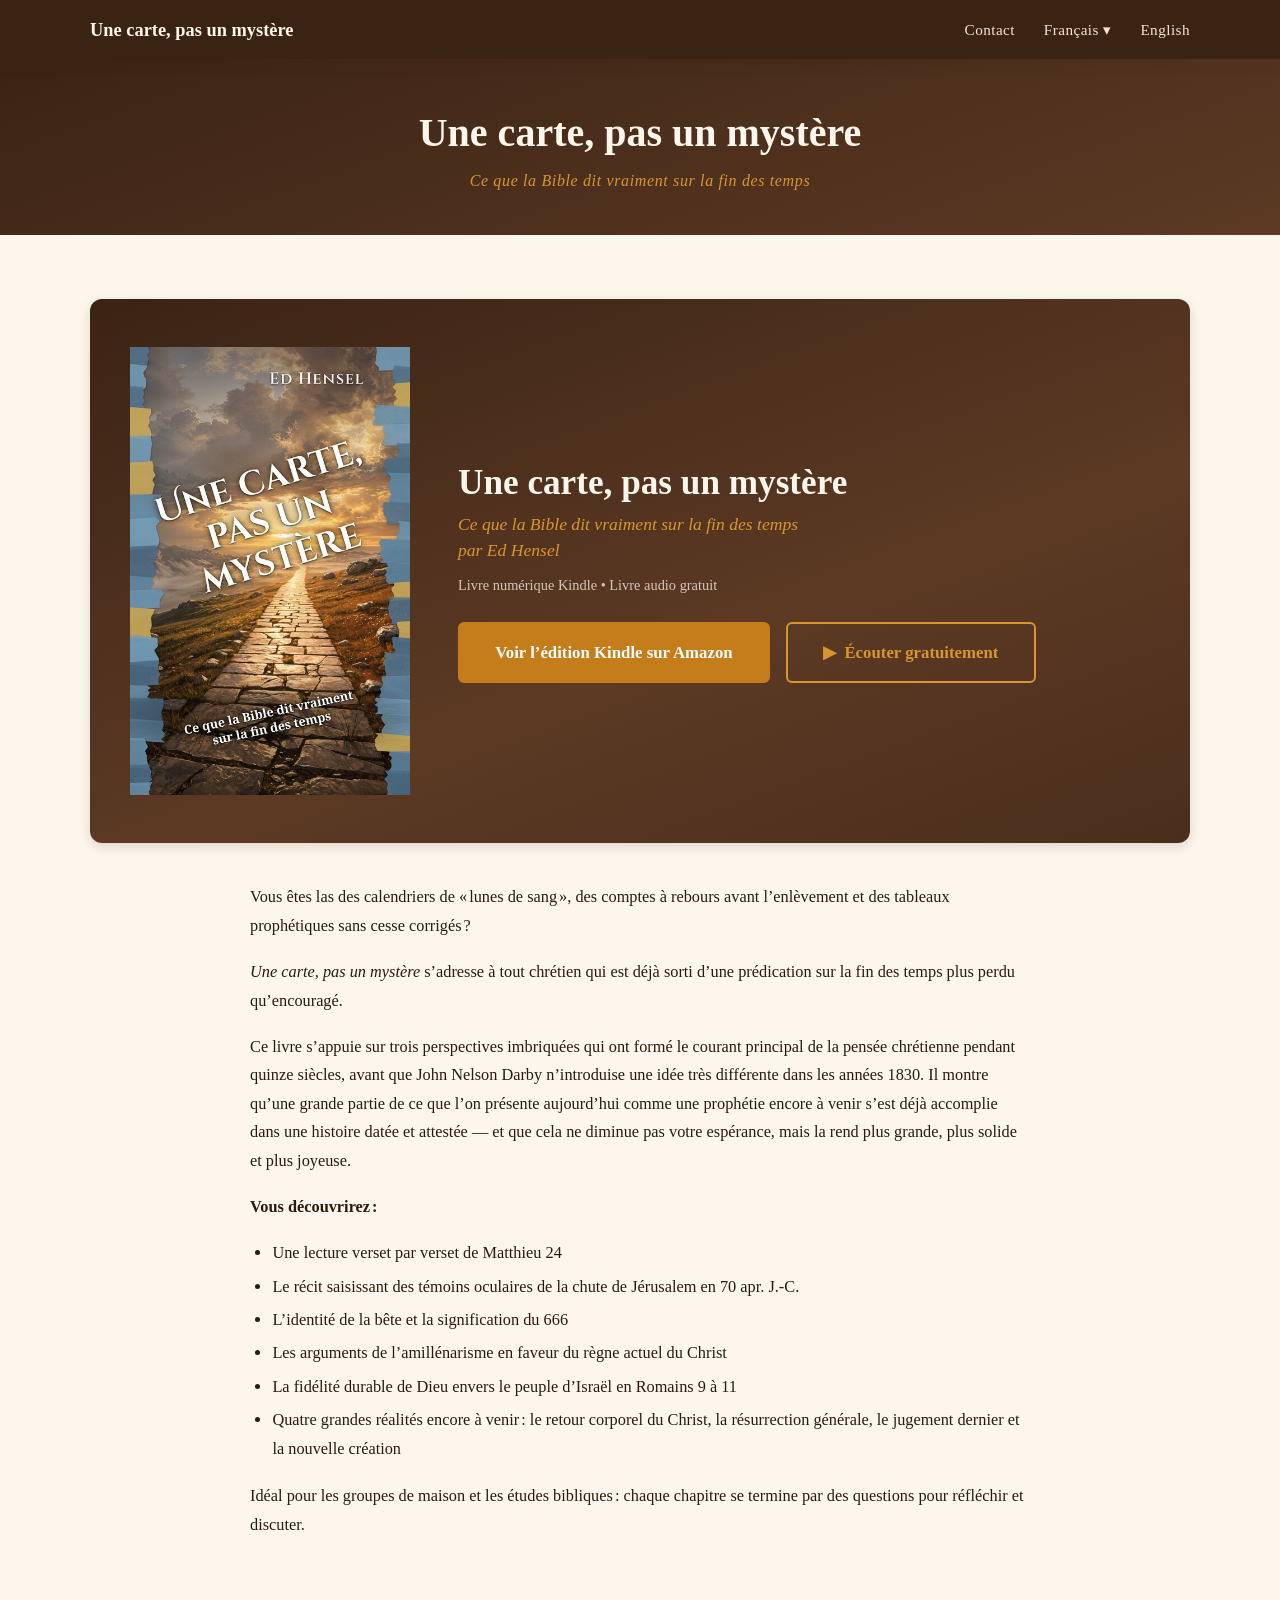
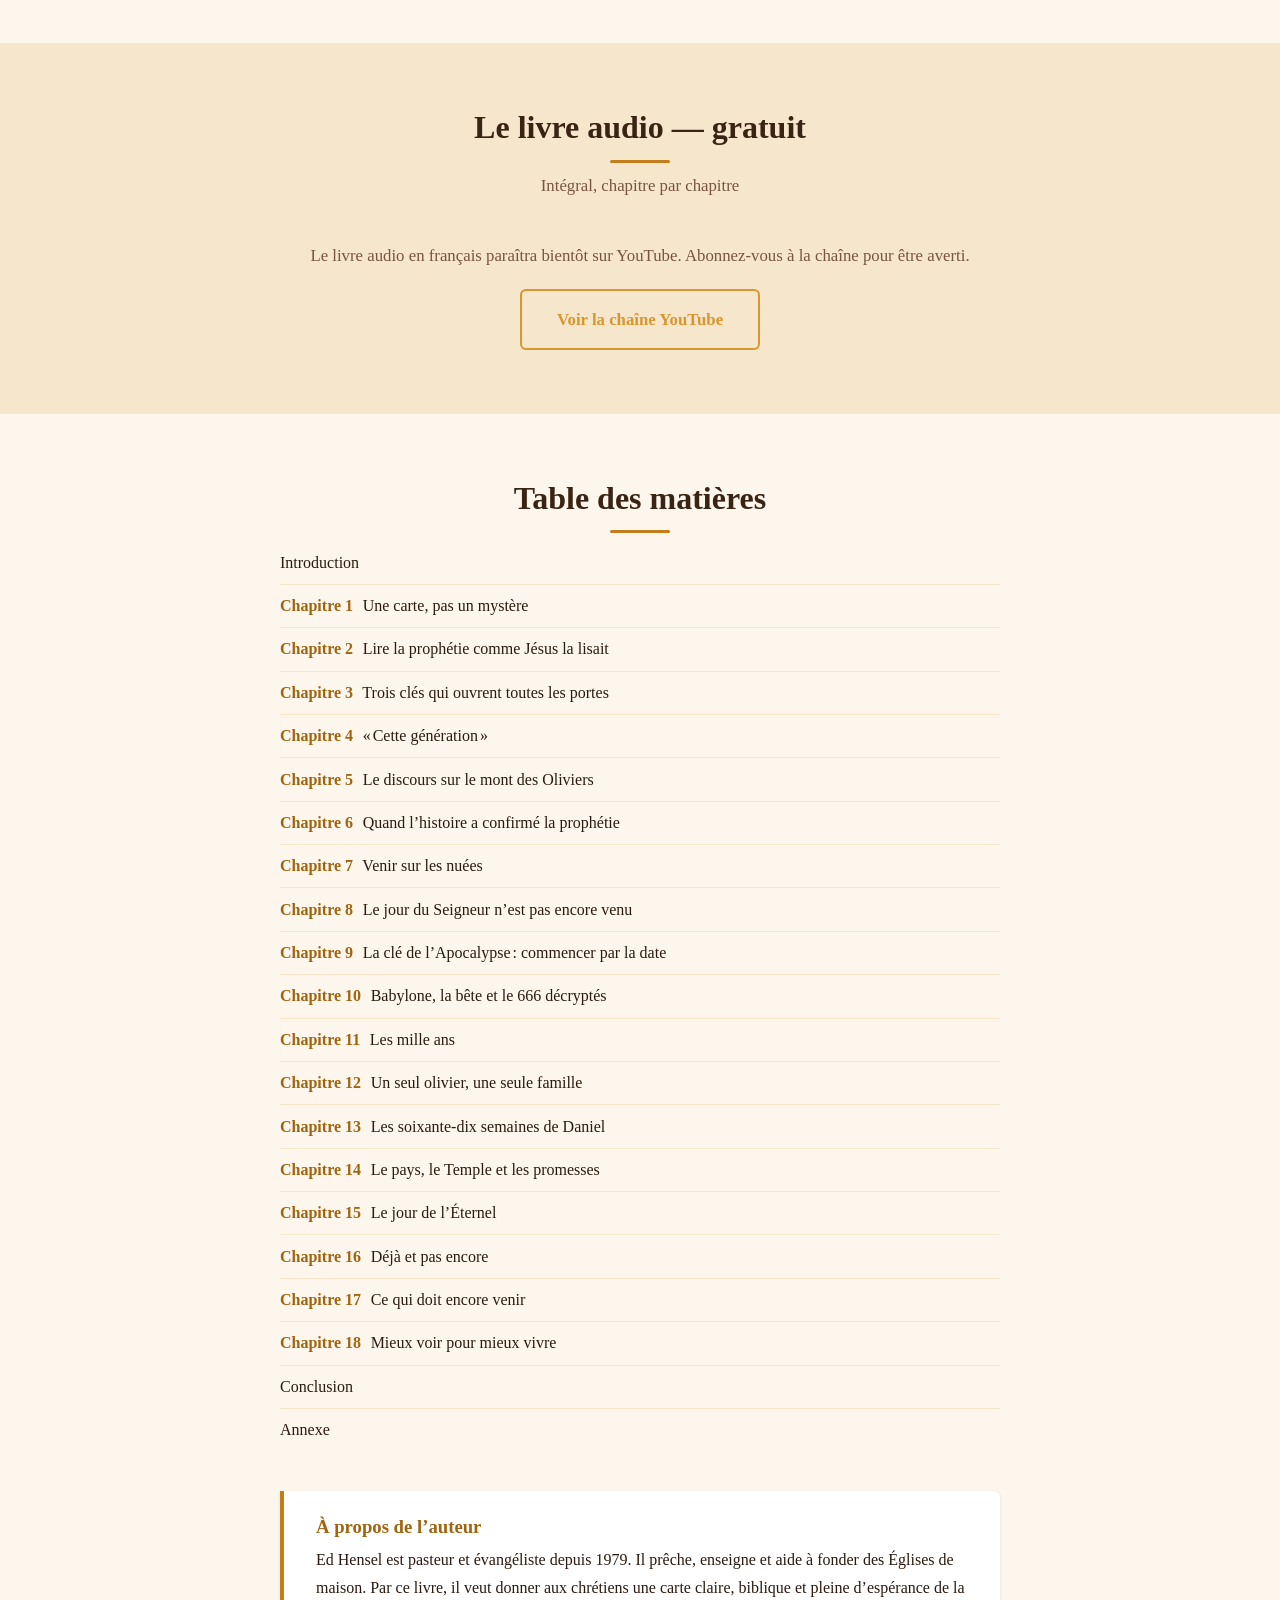
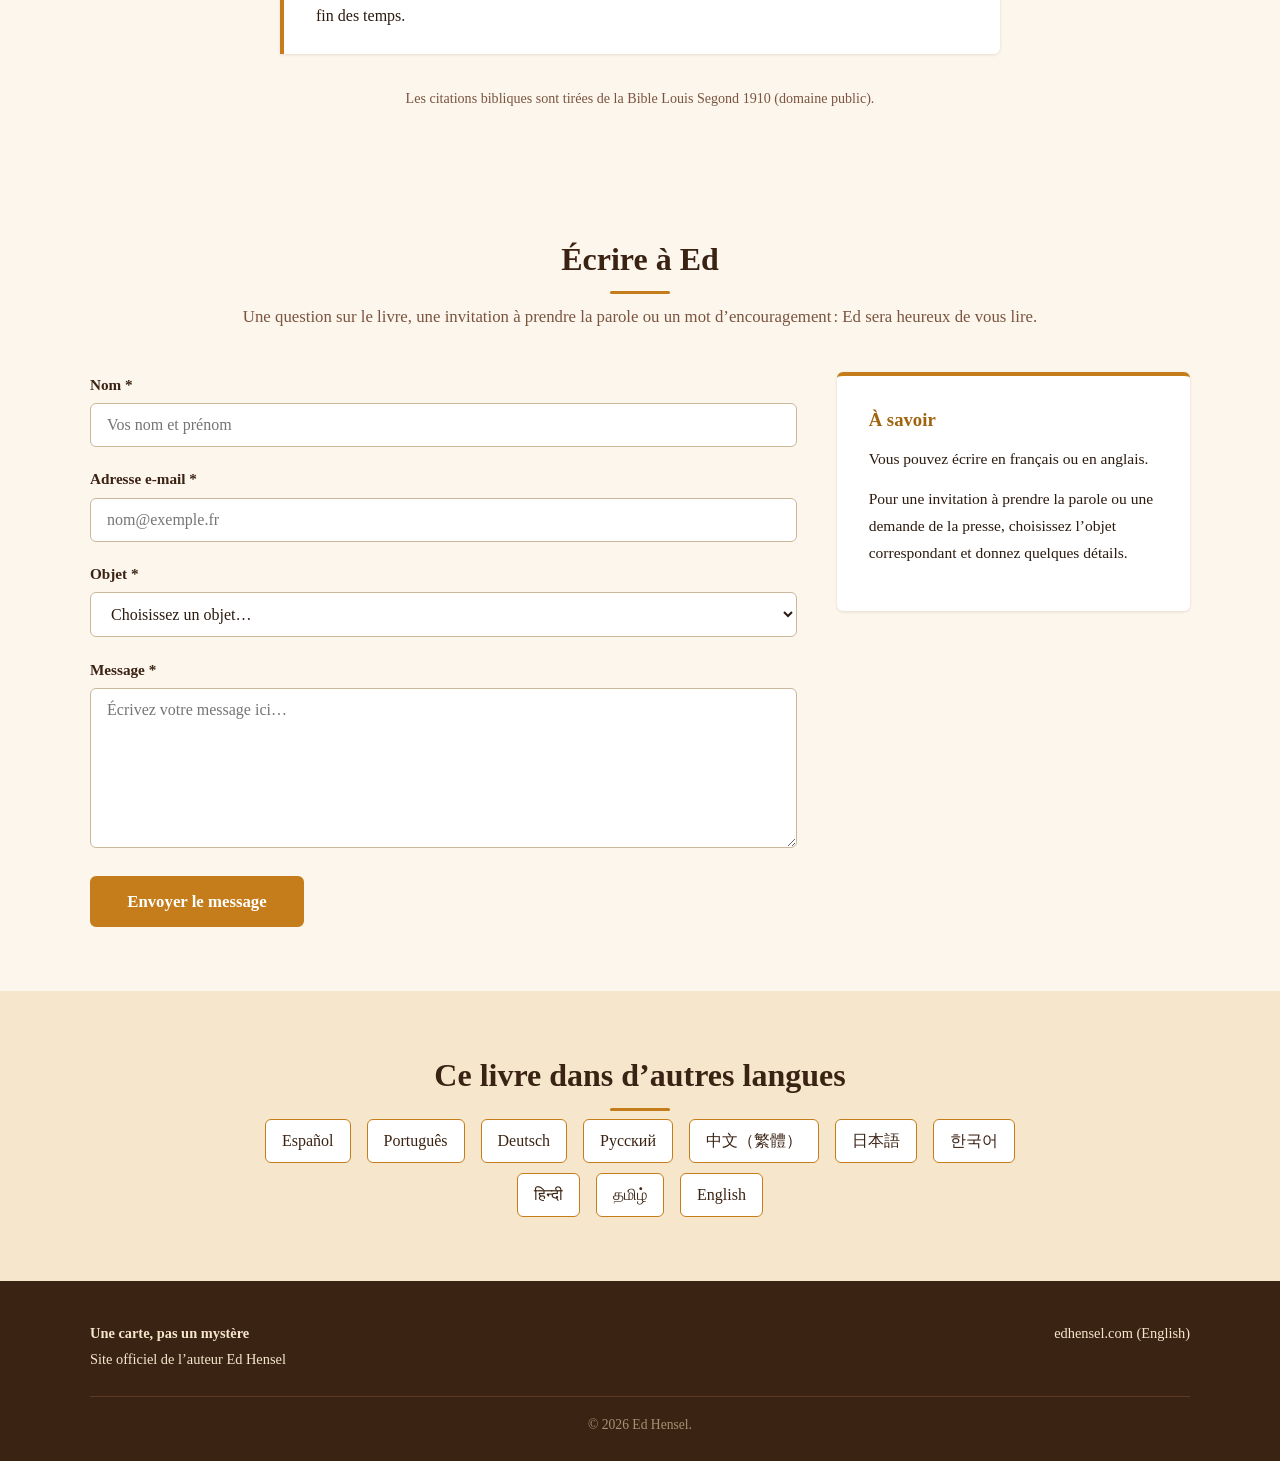
<file: fr/index.html>
<!DOCTYPE html>
<html lang="fr">
<head>
  <meta charset="UTF-8">
  <meta name="viewport" content="width=device-width, initial-scale=1.0">
  <title>Une carte, pas un mystère : Ce que la Bible dit vraiment sur la fin des temps — Ed Hensel</title>
  <meta name="description" content="Vous êtes las des calendriers de « lunes de sang », des comptes à rebours avant l’enlèvement et des tableaux prophétiques sans cesse corrigés ? Une carte,">
  <link rel="canonical" href="https://edhensel.com/fr/">
  <link rel="alternate" hreflang="es" href="https://edhensel.com/es/">
  <link rel="alternate" hreflang="pt-BR" href="https://edhensel.com/pt/">
  <link rel="alternate" hreflang="de" href="https://edhensel.com/de/">
  <link rel="alternate" hreflang="ru" href="https://edhensel.com/ru/">
  <link rel="alternate" hreflang="zh-Hant" href="https://edhensel.com/zh/">
  <link rel="alternate" hreflang="ja" href="https://edhensel.com/ja/">
  <link rel="alternate" hreflang="ko" href="https://edhensel.com/ko/">
  <link rel="alternate" hreflang="hi" href="https://edhensel.com/hi/">
  <link rel="alternate" hreflang="ta" href="https://edhensel.com/ta/">
  <link rel="alternate" hreflang="fr" href="https://edhensel.com/fr/">
  <link rel="alternate" hreflang="en" href="https://edhensel.com/book.html">
  <link rel="alternate" hreflang="x-default" href="https://edhensel.com/book.html">
  <meta property="og:title" content="Une carte, pas un mystère : Ce que la Bible dit vraiment sur la fin des temps">
  <meta property="og:description" content="Vous êtes las des calendriers de « lunes de sang », des comptes à rebours avant l’enlèvement et des tableaux prophétiques sans cesse corrigés ? Une carte,">
  <meta property="og:type" content="book">
  <meta property="og:url" content="https://edhensel.com/fr/">
  <meta property="og:image" content="https://edhensel.com/fr/cover.jpg">
  <meta name="twitter:card" content="summary_large_image">
  <meta name="author" content="Ed Hensel">
  <link rel="icon" href="../favicon.svg" type="image/svg+xml">
  <link rel="stylesheet" href="../styles.css?v=20261105">
  <script type="application/ld+json">{"@context": "https://schema.org", "@type": "Book", "name": "Une carte, pas un mystère : Ce que la Bible dit vraiment sur la fin des temps", "author": {"@type": "Person", "name": "Ed Hensel"}, "inLanguage": "fr", "image": "https://edhensel.com/fr/cover.jpg", "url": "https://edhensel.com/fr/"}</script>
  <style>
    .hp { position: absolute; left: -9999px; width: 1px; height: 1px; overflow: hidden; }
    .form-status { margin-top: 1rem; padding: 1rem 1.2rem; border-radius: 6px; font-size: 1.02rem; }
    .form-status--ok { background: #eef6ee; border: 1px solid #9cc79c; color: #1f4d1f; }
    .form-status--err { background: #fbeeee; border: 1px solid #d9a3a3; color: #6b1f1f; }
    @media (max-width: 480px) {   /* three header links (contact, languages, English) must fit on a phone */
      .nav-wrapper { gap: .75rem; }
      .site-logo { white-space: normal; font-size: 1rem; line-height: 1.25; }
      .main-nav--lang ul { gap: .75rem; }
      .main-nav--lang a { font-size: .85rem; letter-spacing: 0; white-space: nowrap; }
    }
  </style>
</head>
<body>
  <a class="skip-link" href="#main">Une carte, pas un mystère</a>
  <header class="site-header">
    <div class="nav-wrapper">
      <a href="./" class="site-logo">Une carte, pas un mystère</a>
      <nav class="main-nav main-nav--lang" aria-label="Ce livre dans d’autres langues">
        <ul><li><a href="#contact">Contact</a></li><li><a href="#languages">Français &#9662;</a></li><li><a href="../book.html" lang="en" hreflang="en">English</a></li></ul>
      </nav>
    </div>
  </header>
  <main id="main">
    <section class="page-banner">
      <div class="container">
        <h1>Une carte, pas un mystère</h1>
        <p class="page-banner__sub">Ce que la Bible dit vraiment sur la fin des temps</p>
      </div>
    </section>
    <section class="section">
      <div class="container">
        <div class="book-showcase">
          <div class="book-showcase__cover">
            <img src="cover.jpg" alt="Une carte, pas un mystère — Ed Hensel" width="350" height="560">
          </div>
          <div class="book-showcase__info">
            <h2>Une carte, pas un mystère</h2>
            <p class="byline">Ce que la Bible dit vraiment sur la fin des temps<br>par Ed Hensel</p>
            <p class="book-meta">Livre numérique Kindle &bull; Livre audio gratuit</p>
            <div class="book-actions"><a href="https://www.amazon.fr/dp/B0HSSJCNVZ" class="btn" rel="noopener" target="_blank">Voir l’édition Kindle sur Amazon</a><a href="#listen" class="btn btn-outline">&#9654;&#xFE0E;&ensp;Écouter gratuitement</a></div>
          </div>
        </div>
        <div class="book-description"><p>Vous êtes las des calendriers de « lunes de sang », des comptes à rebours avant l’enlèvement et des tableaux prophétiques sans cesse corrigés ?</p><p><em>Une carte, pas un mystère</em> s’adresse à tout chrétien qui est déjà sorti d’une prédication sur la fin des temps plus perdu qu’encouragé.</p><p>Ce livre s’appuie sur trois perspectives imbriquées qui ont formé le courant principal de la pensée chrétienne pendant quinze siècles, avant que John Nelson Darby n’introduise une idée très différente dans les années 1830. Il montre qu’une grande partie de ce que l’on présente aujourd’hui comme une prophétie encore à venir s’est déjà accomplie dans une histoire datée et attestée — et que cela ne diminue pas votre espérance, mais la rend plus grande, plus solide et plus joyeuse.</p><p><strong>Vous découvrirez :</strong></p><ul><li>Une lecture verset par verset de Matthieu 24</li><li>Le récit saisissant des témoins oculaires de la chute de Jérusalem en 70 apr. J.-C.</li><li>L’identité de la bête et la signification du 666</li><li>Les arguments de l’amillénarisme en faveur du règne actuel du Christ</li><li>La fidélité durable de Dieu envers le peuple d’Israël en Romains 9 à 11</li><li>Quatre grandes réalités encore à venir : le retour corporel du Christ, la résurrection générale, le jugement dernier et la nouvelle création</li></ul><p>Idéal pour les groupes de maison et les études bibliques : chaque chapitre se termine par des questions pour réfléchir et discuter.</p></div>
      </div>
    </section>
    <section class="section section--alt listen" id="listen">
      <div class="container">
        <h2 class="section-title">Le livre audio — gratuit</h2>
        <p class="section-subtitle">Intégral, chapitre par chapitre</p>
        <p class="listen-note listen-note--soon">Le livre audio en français paraîtra bientôt sur YouTube. Abonnez-vous à la chaîne pour être averti.<br><a href="https://www.youtube.com/channel/UCLxgfYzkfS1UlrXrVfBC20A" class="btn btn-outline" rel="noopener" target="_blank">Voir la chaîne YouTube</a></p>
      </div>
    </section>
    <section class="section">
      <div class="container">
        <h2 class="section-title">Table des matières</h2>
        <ol class="toc-list"><li>Introduction</li><li><span class="toc-list__kind">Chapitre 1</span> Une carte, pas un mystère</li><li><span class="toc-list__kind">Chapitre 2</span> Lire la prophétie comme Jésus la lisait</li><li><span class="toc-list__kind">Chapitre 3</span> Trois clés qui ouvrent toutes les portes</li><li><span class="toc-list__kind">Chapitre 4</span> « Cette génération »</li><li><span class="toc-list__kind">Chapitre 5</span> Le discours sur le mont des Oliviers</li><li><span class="toc-list__kind">Chapitre 6</span> Quand l’histoire a confirmé la prophétie</li><li><span class="toc-list__kind">Chapitre 7</span> Venir sur les nuées</li><li><span class="toc-list__kind">Chapitre 8</span> Le jour du Seigneur n’est pas encore venu</li><li><span class="toc-list__kind">Chapitre 9</span> La clé de l’Apocalypse : commencer par la date</li><li><span class="toc-list__kind">Chapitre 10</span> Babylone, la bête et le 666 décryptés</li><li><span class="toc-list__kind">Chapitre 11</span> Les mille ans</li><li><span class="toc-list__kind">Chapitre 12</span> Un seul olivier, une seule famille</li><li><span class="toc-list__kind">Chapitre 13</span> Les soixante-dix semaines de Daniel</li><li><span class="toc-list__kind">Chapitre 14</span> Le pays, le Temple et les promesses</li><li><span class="toc-list__kind">Chapitre 15</span> Le jour de l’Éternel</li><li><span class="toc-list__kind">Chapitre 16</span> Déjà et pas encore</li><li><span class="toc-list__kind">Chapitre 17</span> Ce qui doit encore venir</li><li><span class="toc-list__kind">Chapitre 18</span> Mieux voir pour mieux vivre</li><li>Conclusion</li><li>Annexe</li></ol>
        <div class="small-group-note">
          <h3>À propos de l’auteur</h3>
          <p>Ed Hensel est pasteur et évangéliste depuis 1979. Il prêche, enseigne et aide à fonder des Églises de maison. Par ce livre, il veut donner aux chrétiens une carte claire, biblique et pleine d’espérance de la fin des temps.</p>
        </div>
        <p class="bible-notice">Les citations bibliques sont tirées de la Bible Louis Segond 1910 (domaine public).</p>
      </div>
    </section>
    <section class="section" id="contact" aria-labelledby="contact-title">
      <div class="container">
        <h2 class="section-title" id="contact-title">Écrire à Ed</h2>
        <p class="section-subtitle">Une question sur le livre, une invitation à prendre la parole ou un mot d’encouragement : Ed sera heureux de vous lire.</p>
        <div class="contact-grid">
          <div class="contact-form-wrapper">
            <form class="contact-form" id="contact-form" action="https://formspree.io/f/mbdpqqwb" method="POST">
              <input type="hidden" name="_subject" value="edhensel.com/fr/ contact form (French)">
              <input type="hidden" name="page" value="edhensel.com/fr/ (French)">
              <input type="text" name="_gotcha" tabindex="-1" autocomplete="off" aria-hidden="true" class="hp">
              <label for="name">Nom <span aria-hidden="true">*</span></label>
              <input type="text" id="name" name="name" required autocomplete="name" placeholder="Vos nom et prénom">
              <label for="email">Adresse e-mail <span aria-hidden="true">*</span></label>
              <input type="email" id="email" name="email" required autocomplete="email" placeholder="nom@exemple.fr">
              <label for="subject">Objet <span aria-hidden="true">*</span></label>
              <select id="subject" name="subject" required>
                <option value="" disabled selected>Choisissez un objet…</option><option value="Book Question">Question sur le livre</option><option value="Speaking Inquiry">Invitation à prendre la parole</option><option value="Media Request">Demande de la presse</option><option value="General Message">Message général</option>
              </select>
              <label for="message">Message <span aria-hidden="true">*</span></label>
              <textarea id="message" name="message" required placeholder="Écrivez votre message ici…"></textarea>
              <button type="submit" class="btn" data-sending="Envoi en cours…">Envoyer le message</button>
            </form>
            <p class="form-status" id="form-status" role="status" tabindex="-1" hidden
               data-ok="Merci ! Votre message a bien été envoyé." data-err="Désolé, le message n’a pas pu être envoyé. Veuillez réessayer plus tard."></p>
          </div>
          <div class="contact-info-wrapper">
            <div class="contact-info-box">
              <h3>À savoir</h3>
              <p>Vous pouvez écrire en français ou en anglais.</p>
              <p>Pour une invitation à prendre la parole ou une demande de la presse, choisissez l’objet correspondant et donnez quelques détails.</p>
            </div>
          </div>
        </div>
      </div>
    </section>
    <section class="section section--alt" id="languages">
      <div class="container">
        <h2 class="section-title">Ce livre dans d’autres langues</h2>
        <ul class="lang-list"><li><a href="../es/" hreflang="es" lang="es">Español</a></li><li><a href="../pt/" hreflang="pt-BR" lang="pt-BR">Português</a></li><li><a href="../de/" hreflang="de" lang="de">Deutsch</a></li><li><a href="../ru/" hreflang="ru" lang="ru">Русский</a></li><li><a href="../zh/" hreflang="zh-Hant" lang="zh-Hant">中文（繁體）</a></li><li><a href="../ja/" hreflang="ja" lang="ja">日本語</a></li><li><a href="../ko/" hreflang="ko" lang="ko">한국어</a></li><li><a href="../hi/" hreflang="hi" lang="hi">हिन्दी</a></li><li><a href="../ta/" hreflang="ta" lang="ta">தமிழ்</a></li><li><a href="../book.html" hreflang="en" lang="en">English</a></li></ul>
      </div>
    </section>
  </main>
  <footer class="site-footer">
    <div class="container">
      <div class="footer-inner">
        <div class="footer-brand"><strong>Une carte, pas un mystère</strong><br>Site officiel de l’auteur Ed Hensel</div>
        <nav class="footer-nav" aria-label="Ce livre dans d’autres langues"><ul><li><a href="../index.html" lang="en">edhensel.com (English)</a></li></ul></nav>
      </div>
      <p class="footer-copy">&copy; 2026 Ed Hensel.</p>
    </div>
  </footer>
  <script>
    (function () {
      var f = document.getElementById('contact-form'), st = document.getElementById('form-status');
      if (!f || !st || !window.fetch || !window.FormData) return;
      f.addEventListener('submit', function (ev) {
        ev.preventDefault();
        var b = f.querySelector('button[type=submit]'), label = b.textContent;
        b.disabled = true; b.textContent = b.getAttribute('data-sending'); st.hidden = true;
        fetch(f.action, { method: 'POST', body: new FormData(f), headers: { 'Accept': 'application/json' } })
          .then(function (r) {
            if (!r.ok) throw new Error(r.status);
            f.reset(); f.hidden = true;
            st.textContent = st.getAttribute('data-ok'); st.className = 'form-status form-status--ok';
          })
          .catch(function () {
            st.textContent = st.getAttribute('data-err'); st.className = 'form-status form-status--err';
          })
          .then(function () { b.disabled = false; b.textContent = label; st.hidden = false; st.focus(); });
      });
    })();
  </script>
</body>
</html>
</file>
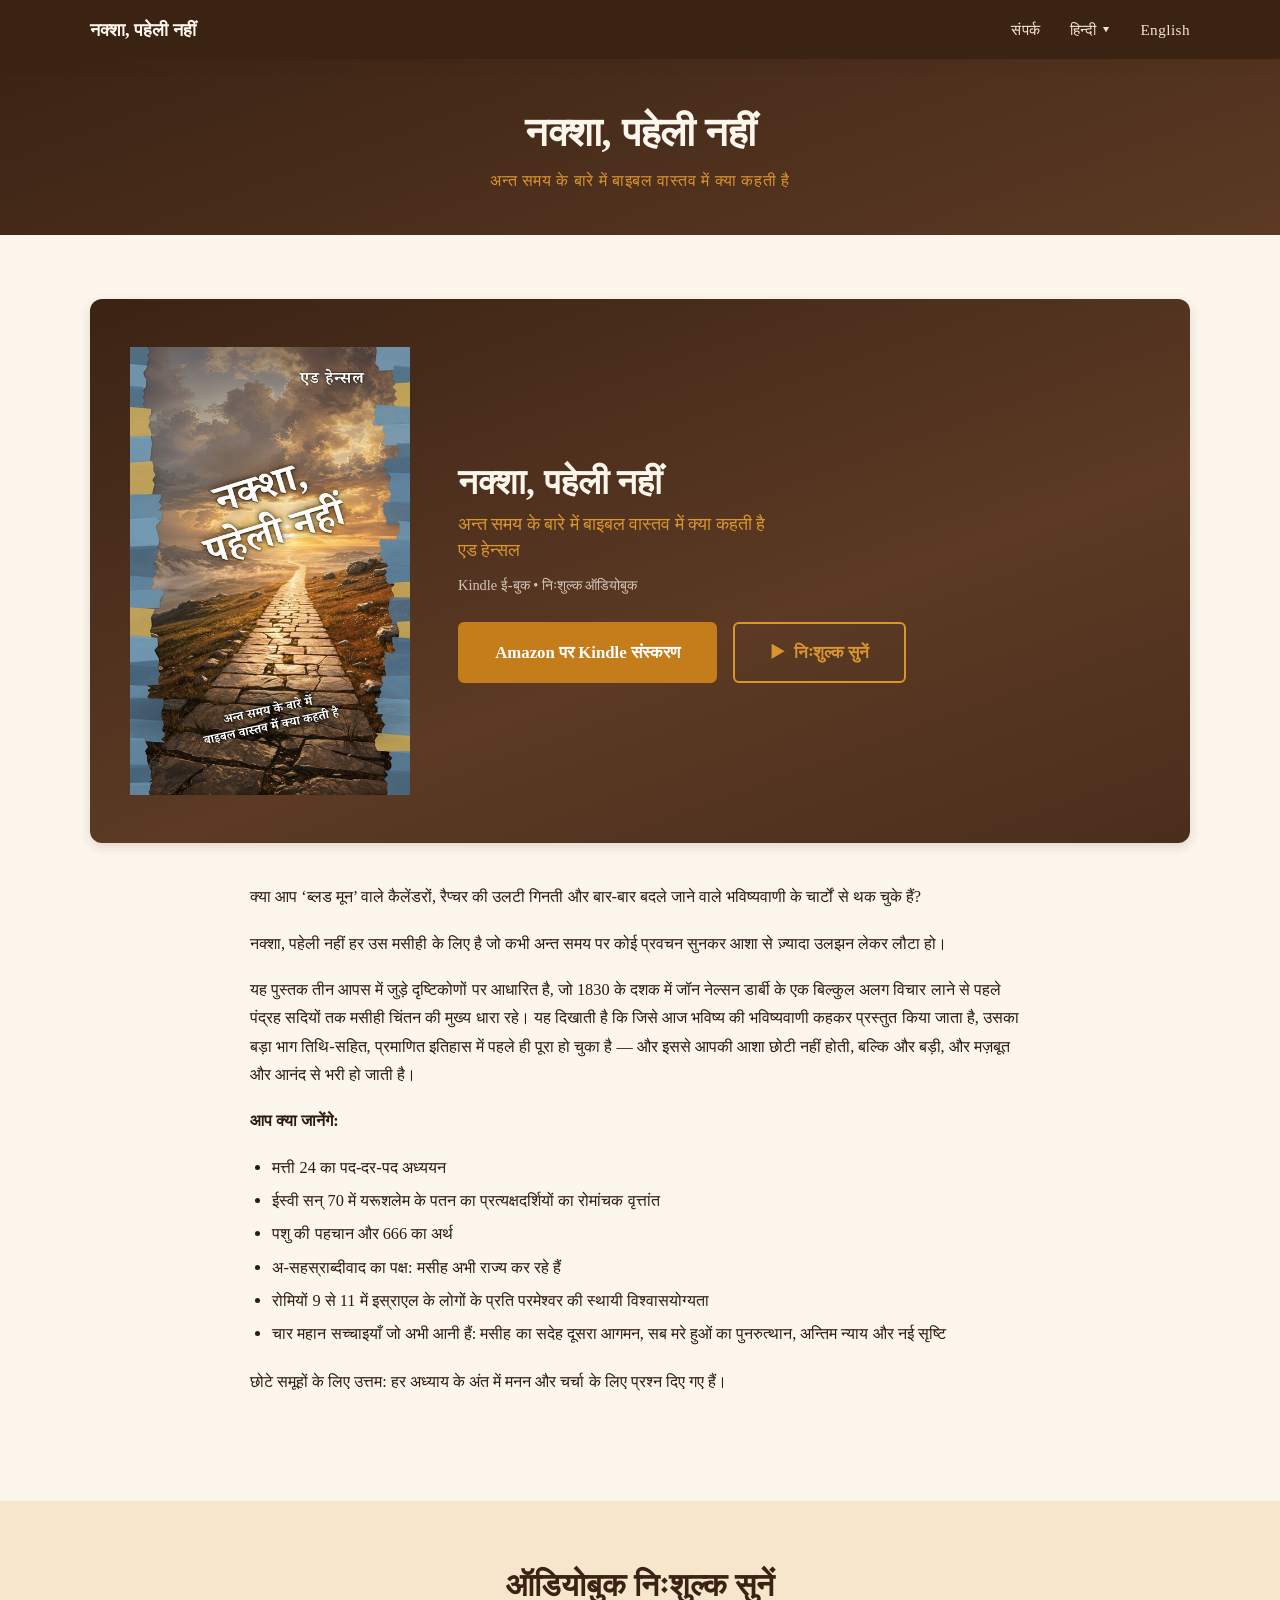
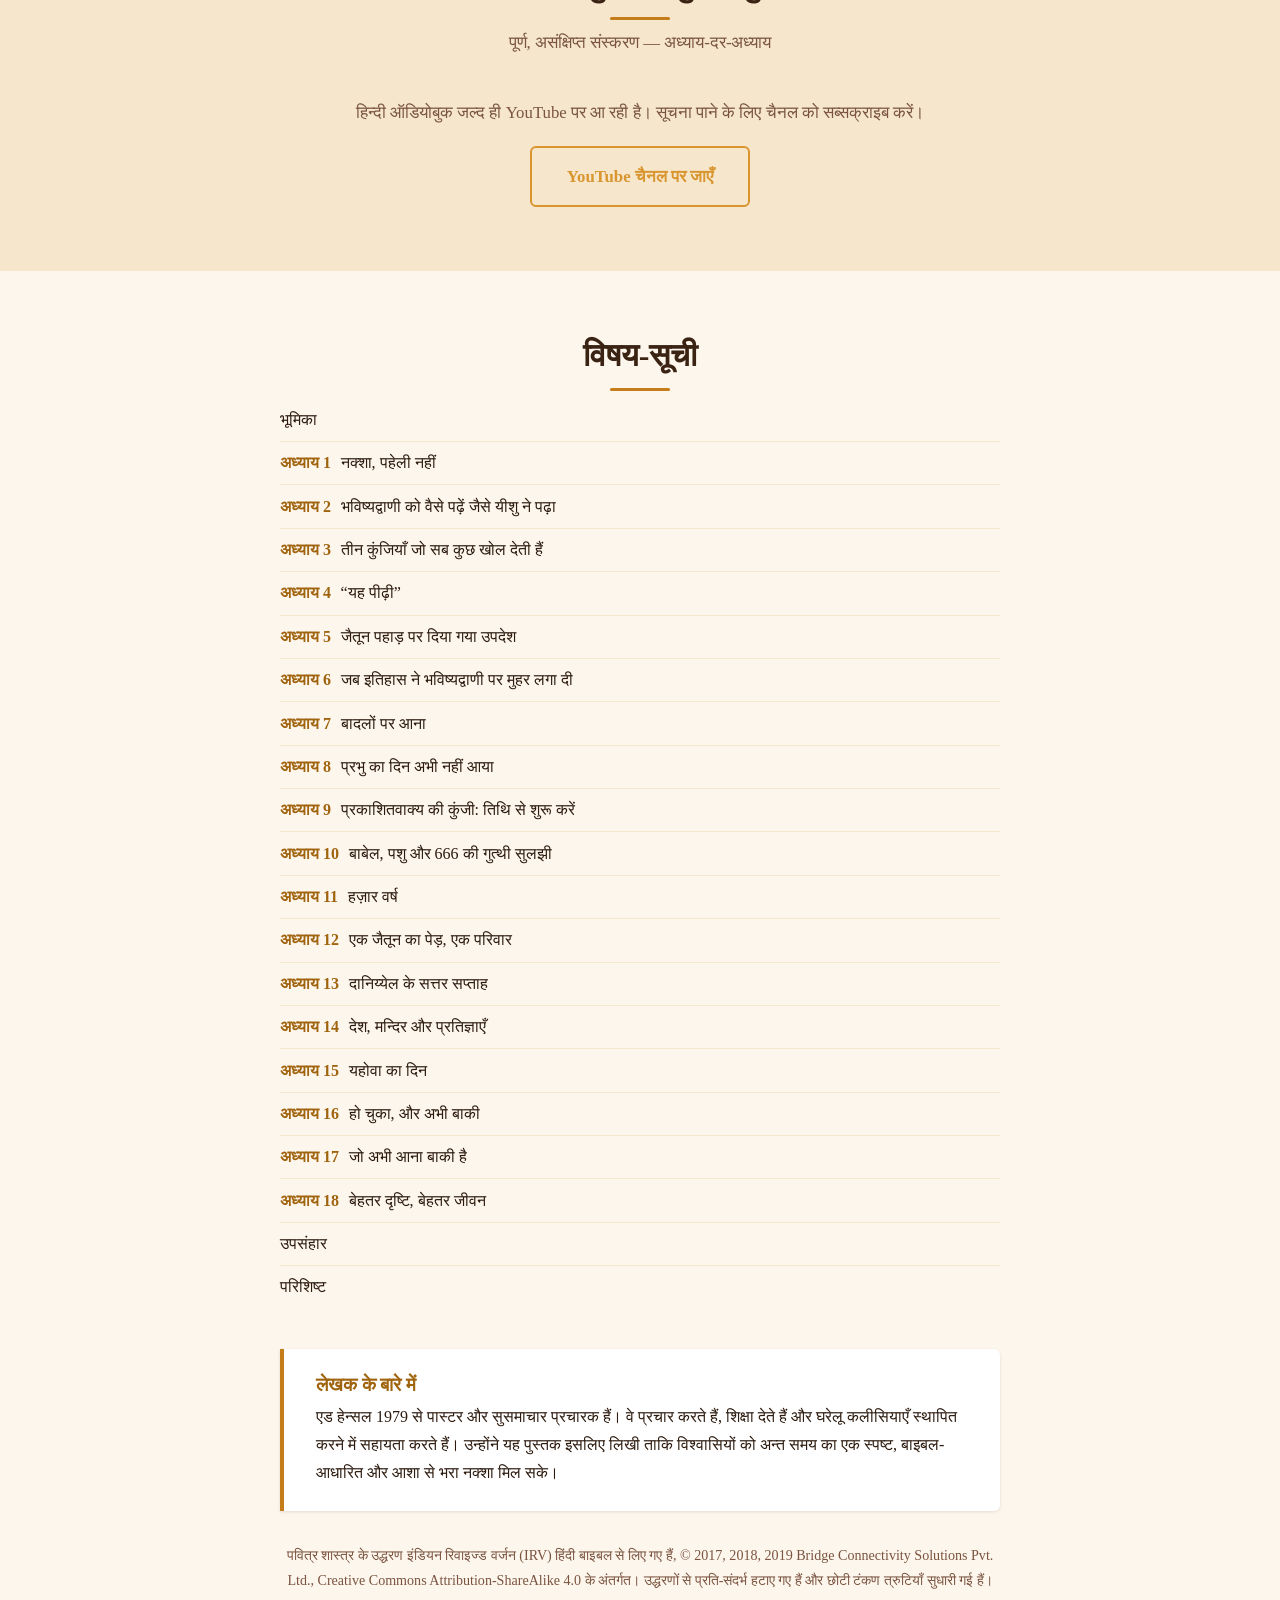
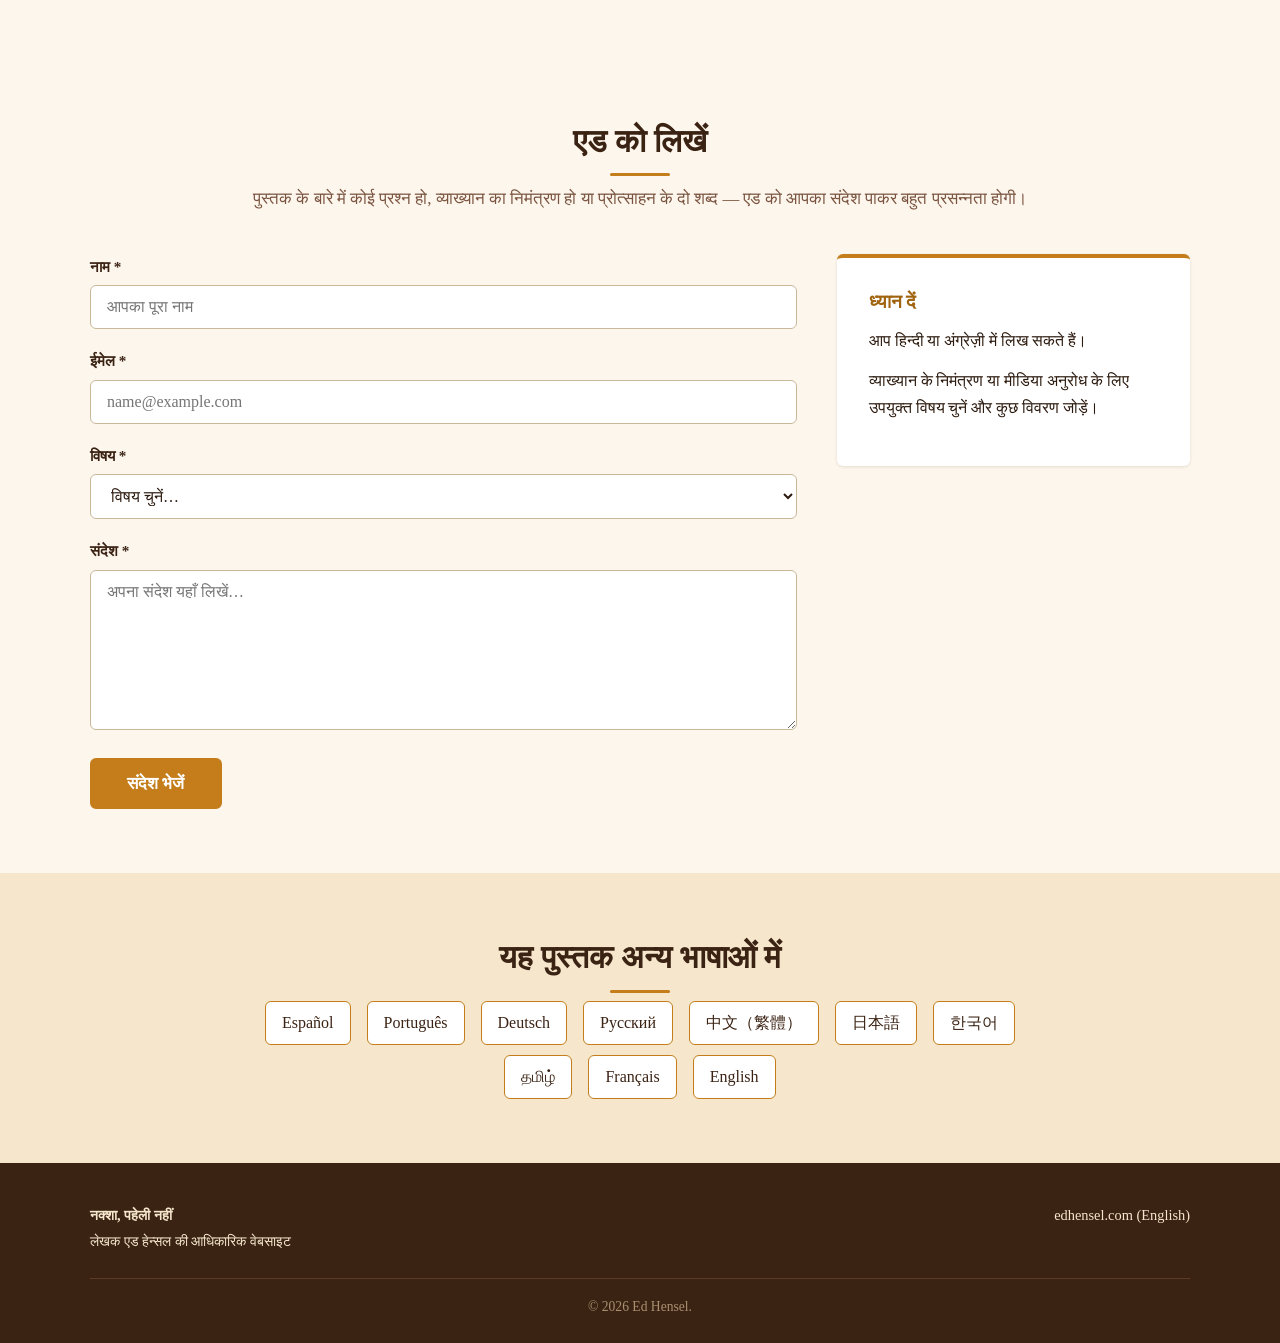
<file: hi/index.html>
<!DOCTYPE html>
<html lang="hi">
<head>
  <meta charset="UTF-8">
  <meta name="viewport" content="width=device-width, initial-scale=1.0">
  <title>नक्शा, पहेली नहीं: अन्त समय के बारे में बाइबल वास्तव में क्या कहती है — एड हेन्सल</title>
  <meta name="description" content="क्या आप ‘ब्लड मून’ वाले कैलेंडरों, रैप्चर की उलटी गिनती और बार-बार बदले जाने वाले भविष्यवाणी के चार्टों से थक चुके हैं? नक्शा, पहेली नहीं हर उस मसीही के">
  <link rel="canonical" href="https://edhensel.com/hi/">
  <link rel="alternate" hreflang="es" href="https://edhensel.com/es/">
  <link rel="alternate" hreflang="pt-BR" href="https://edhensel.com/pt/">
  <link rel="alternate" hreflang="de" href="https://edhensel.com/de/">
  <link rel="alternate" hreflang="ru" href="https://edhensel.com/ru/">
  <link rel="alternate" hreflang="zh-Hant" href="https://edhensel.com/zh/">
  <link rel="alternate" hreflang="ja" href="https://edhensel.com/ja/">
  <link rel="alternate" hreflang="ko" href="https://edhensel.com/ko/">
  <link rel="alternate" hreflang="hi" href="https://edhensel.com/hi/">
  <link rel="alternate" hreflang="ta" href="https://edhensel.com/ta/">
  <link rel="alternate" hreflang="fr" href="https://edhensel.com/fr/">
  <link rel="alternate" hreflang="en" href="https://edhensel.com/book.html">
  <link rel="alternate" hreflang="x-default" href="https://edhensel.com/book.html">
  <meta property="og:title" content="नक्शा, पहेली नहीं: अन्त समय के बारे में बाइबल वास्तव में क्या कहती है">
  <meta property="og:description" content="क्या आप ‘ब्लड मून’ वाले कैलेंडरों, रैप्चर की उलटी गिनती और बार-बार बदले जाने वाले भविष्यवाणी के चार्टों से थक चुके हैं? नक्शा, पहेली नहीं हर उस मसीही के">
  <meta property="og:type" content="book">
  <meta property="og:url" content="https://edhensel.com/hi/">
  <meta property="og:image" content="https://edhensel.com/hi/cover.jpg">
  <meta name="twitter:card" content="summary_large_image">
  <meta name="author" content="Ed Hensel">
  <link rel="icon" href="../favicon.svg" type="image/svg+xml">
  <link rel="stylesheet" href="../styles.css?v=20261105">
  <script type="application/ld+json">{"@context": "https://schema.org", "@type": "Book", "name": "नक्शा, पहेली नहीं: अन्त समय के बारे में बाइबल वास्तव में क्या कहती है", "author": {"@type": "Person", "name": "Ed Hensel"}, "inLanguage": "hi", "image": "https://edhensel.com/hi/cover.jpg", "url": "https://edhensel.com/hi/"}</script>
  <style>
    .hp { position: absolute; left: -9999px; width: 1px; height: 1px; overflow: hidden; }
    .form-status { margin-top: 1rem; padding: 1rem 1.2rem; border-radius: 6px; font-size: 1.02rem; }
    .form-status--ok { background: #eef6ee; border: 1px solid #9cc79c; color: #1f4d1f; }
    .form-status--err { background: #fbeeee; border: 1px solid #d9a3a3; color: #6b1f1f; }
    @media (max-width: 480px) {   /* three header links (contact, languages, English) must fit on a phone */
      .nav-wrapper { gap: .75rem; }
      .site-logo { white-space: normal; font-size: 1rem; line-height: 1.25; }
      .main-nav--lang ul { gap: .75rem; }
      .main-nav--lang a { font-size: .85rem; letter-spacing: 0; white-space: nowrap; }
    }
  </style>
</head>
<body>
  <a class="skip-link" href="#main">नक्शा, पहेली नहीं</a>
  <header class="site-header">
    <div class="nav-wrapper">
      <a href="./" class="site-logo">नक्शा, पहेली नहीं</a>
      <nav class="main-nav main-nav--lang" aria-label="यह पुस्तक अन्य भाषाओं में">
        <ul><li><a href="#contact">संपर्क</a></li><li><a href="#languages">हिन्दी &#9662;</a></li><li><a href="../book.html" lang="en" hreflang="en">English</a></li></ul>
      </nav>
    </div>
  </header>
  <main id="main">
    <section class="page-banner">
      <div class="container">
        <h1>नक्शा, पहेली नहीं</h1>
        <p class="page-banner__sub">अन्त समय के बारे में बाइबल वास्तव में क्या कहती है</p>
      </div>
    </section>
    <section class="section">
      <div class="container">
        <div class="book-showcase">
          <div class="book-showcase__cover">
            <img src="cover.jpg" alt="नक्शा, पहेली नहीं — एड हेन्सल" width="350" height="560">
          </div>
          <div class="book-showcase__info">
            <h2>नक्शा, पहेली नहीं</h2>
            <p class="byline">अन्त समय के बारे में बाइबल वास्तव में क्या कहती है<br>एड हेन्सल</p>
            <p class="book-meta">Kindle ई-बुक &bull; निःशुल्क ऑडियोबुक</p>
            
            <div class="book-actions"><a href="https://www.amazon.in/dp/B0HRSS3LDT" class="btn" rel="noopener" target="_blank">Amazon पर Kindle संस्करण</a><a href="#listen" class="btn btn-outline">&#9654;&#xFE0E;&ensp;निःशुल्क सुनें</a></div>
          </div>
        </div>
        <div class="book-description"><p>क्या आप ‘ब्लड मून’ वाले कैलेंडरों, रैप्चर की उलटी गिनती और बार-बार बदले जाने वाले भविष्यवाणी के चार्टों से थक चुके हैं?</p><p><em>नक्शा, पहेली नहीं</em> हर उस मसीही के लिए है जो कभी अन्त समय पर कोई प्रवचन सुनकर आशा से ज़्यादा उलझन लेकर लौटा हो।</p><p>यह पुस्तक तीन आपस में जुड़े दृष्टिकोणों पर आधारित है, जो 1830 के दशक में जॉन नेल्सन डार्बी के एक बिल्कुल अलग विचार लाने से पहले पंद्रह सदियों तक मसीही चिंतन की मुख्य धारा रहे। यह दिखाती है कि जिसे आज भविष्य की भविष्यवाणी कहकर प्रस्तुत किया जाता है, उसका बड़ा भाग तिथि-सहित, प्रमाणित इतिहास में पहले ही पूरा हो चुका है — और इससे आपकी आशा छोटी नहीं होती, बल्कि और बड़ी, और मज़बूत और आनंद से भरी हो जाती है।</p><p><strong>आप क्या जानेंगे:</strong></p><ul><li>मत्ती 24 का पद-दर-पद अध्ययन</li><li>ईस्वी सन् 70 में यरूशलेम के पतन का प्रत्यक्षदर्शियों का रोमांचक वृत्तांत</li><li>पशु की पहचान और 666 का अर्थ</li><li>अ-सहस्राब्दीवाद का पक्ष: मसीह अभी राज्य कर रहे हैं</li><li>रोमियों 9 से 11 में इस्राएल के लोगों के प्रति परमेश्वर की स्थायी विश्वासयोग्यता</li><li>चार महान सच्चाइयाँ जो अभी आनी हैं: मसीह का सदेह दूसरा आगमन, सब मरे हुओं का पुनरुत्थान, अन्तिम न्याय और नई सृष्टि</li></ul><p>छोटे समूहों के लिए उत्तम: हर अध्याय के अंत में मनन और चर्चा के लिए प्रश्न दिए गए हैं।</p></div>
      </div>
    </section>
    <section class="section section--alt listen" id="listen">
      <div class="container">
        <h2 class="section-title">ऑडियोबुक निःशुल्क सुनें</h2>
        <p class="section-subtitle">पूर्ण, असंक्षिप्त संस्करण — अध्याय-दर-अध्याय</p>
        <p class="listen-note listen-note--soon">हिन्दी ऑडियोबुक जल्द ही YouTube पर आ रही है। सूचना पाने के लिए चैनल को सब्सक्राइब करें।<br><a href="https://www.youtube.com/channel/UC4Js8cVKpDPZJ44RsFh_J1Q" class="btn btn-outline" rel="noopener" target="_blank">YouTube चैनल पर जाएँ</a></p>
      </div>
    </section>
    <section class="section">
      <div class="container">
        <h2 class="section-title">विषय-सूची</h2>
        <ol class="toc-list"><li>भूमिका</li><li><span class="toc-list__kind">अध्याय 1</span> नक्शा, पहेली नहीं</li><li><span class="toc-list__kind">अध्याय 2</span> भविष्यद्वाणी को वैसे पढ़ें जैसे यीशु ने पढ़ा</li><li><span class="toc-list__kind">अध्याय 3</span> तीन कुंजियाँ जो सब कुछ खोल देती हैं</li><li><span class="toc-list__kind">अध्याय 4</span> “यह पीढ़ी”</li><li><span class="toc-list__kind">अध्याय 5</span> जैतून पहाड़ पर दिया गया उपदेश</li><li><span class="toc-list__kind">अध्याय 6</span> जब इतिहास ने भविष्यद्वाणी पर मुहर लगा दी</li><li><span class="toc-list__kind">अध्याय 7</span> बादलों पर आना</li><li><span class="toc-list__kind">अध्याय 8</span> प्रभु का दिन अभी नहीं आया</li><li><span class="toc-list__kind">अध्याय 9</span> प्रकाशितवाक्य की कुंजी: तिथि से शुरू करें</li><li><span class="toc-list__kind">अध्याय 10</span> बाबेल, पशु और 666 की गुत्थी सुलझी</li><li><span class="toc-list__kind">अध्याय 11</span> हज़ार वर्ष</li><li><span class="toc-list__kind">अध्याय 12</span> एक जैतून का पेड़, एक परिवार</li><li><span class="toc-list__kind">अध्याय 13</span> दानिय्येल के सत्तर सप्ताह</li><li><span class="toc-list__kind">अध्याय 14</span> देश, मन्दिर और प्रतिज्ञाएँ</li><li><span class="toc-list__kind">अध्याय 15</span> यहोवा का दिन</li><li><span class="toc-list__kind">अध्याय 16</span> हो चुका, और अभी बाकी</li><li><span class="toc-list__kind">अध्याय 17</span> जो अभी आना बाकी है</li><li><span class="toc-list__kind">अध्याय 18</span> बेहतर दृष्टि, बेहतर जीवन</li><li>उपसंहार</li><li>परिशिष्ट</li></ol>
        <div class="small-group-note">
          <h3>लेखक के बारे में</h3>
          <p>एड हेन्सल 1979 से पास्टर और सुसमाचार प्रचारक हैं। वे प्रचार करते हैं, शिक्षा देते हैं और घरेलू कलीसियाएँ स्थापित करने में सहायता करते हैं। उन्होंने यह पुस्तक इसलिए लिखी ताकि विश्वासियों को अन्त समय का एक स्पष्ट, बाइबल-आधारित और आशा से भरा नक्शा मिल सके।</p>
        </div>
        <p class="bible-notice">पवित्र शास्त्र के उद्धरण इंडियन रिवाइज्ड वर्जन (IRV) हिंदी बाइबल से लिए गए हैं, © 2017, 2018, 2019 Bridge Connectivity Solutions Pvt. Ltd., Creative Commons Attribution-ShareAlike 4.0 के अंतर्गत। उद्धरणों से प्रति-संदर्भ हटाए गए हैं और छोटी टंकण त्रुटियाँ सुधारी गई हैं।</p>
      </div>
    </section>
    <section class="section" id="contact" aria-labelledby="contact-title">
      <div class="container">
        <h2 class="section-title" id="contact-title">एड को लिखें</h2>
        <p class="section-subtitle">पुस्तक के बारे में कोई प्रश्न हो, व्याख्यान का निमंत्रण हो या प्रोत्साहन के दो शब्द — एड को आपका संदेश पाकर बहुत प्रसन्नता होगी।</p>
        <div class="contact-grid">
          <div class="contact-form-wrapper">
            <form class="contact-form" id="contact-form" action="https://formspree.io/f/mbdpqqwb" method="POST">
              <input type="hidden" name="_subject" value="edhensel.com/hi/ contact form (Hindi)">
              <input type="hidden" name="page" value="edhensel.com/hi/ (Hindi)">
              <input type="text" name="_gotcha" tabindex="-1" autocomplete="off" aria-hidden="true" class="hp">
              <label for="name">नाम <span aria-hidden="true">*</span></label>
              <input type="text" id="name" name="name" required autocomplete="name" placeholder="आपका पूरा नाम">
              <label for="email">ईमेल <span aria-hidden="true">*</span></label>
              <input type="email" id="email" name="email" required autocomplete="email" placeholder="name@example.com">
              <label for="subject">विषय <span aria-hidden="true">*</span></label>
              <select id="subject" name="subject" required>
                <option value="" disabled selected>विषय चुनें…</option><option value="Book Question">पुस्तक के बारे में प्रश्न</option><option value="Speaking Inquiry">व्याख्यान का निमंत्रण</option><option value="Media Request">मीडिया अनुरोध</option><option value="General Message">सामान्य संदेश</option>
              </select>
              <label for="message">संदेश <span aria-hidden="true">*</span></label>
              <textarea id="message" name="message" required placeholder="अपना संदेश यहाँ लिखें…"></textarea>
              <button type="submit" class="btn" data-sending="भेजा जा रहा है…">संदेश भेजें</button>
            </form>
            <p class="form-status" id="form-status" role="status" tabindex="-1" hidden
               data-ok="धन्यवाद! आपका संदेश भेज दिया गया है।" data-err="क्षमा करें, संदेश नहीं भेजा जा सका। कृपया बाद में फिर से प्रयास करें।"></p>
          </div>
          <div class="contact-info-wrapper">
            <div class="contact-info-box">
              <h3>ध्यान दें</h3>
              <p>आप हिन्दी या अंग्रेज़ी में लिख सकते हैं।</p>
              <p>व्याख्यान के निमंत्रण या मीडिया अनुरोध के लिए उपयुक्त विषय चुनें और कुछ विवरण जोड़ें।</p>
            </div>
          </div>
        </div>
      </div>
    </section>
    <section class="section section--alt" id="languages">
      <div class="container">
        <h2 class="section-title">यह पुस्तक अन्य भाषाओं में</h2>
        <ul class="lang-list"><li><a href="../es/" hreflang="es" lang="es">Español</a></li><li><a href="../pt/" hreflang="pt-BR" lang="pt-BR">Português</a></li><li><a href="../de/" hreflang="de" lang="de">Deutsch</a></li><li><a href="../ru/" hreflang="ru" lang="ru">Русский</a></li><li><a href="../zh/" hreflang="zh-Hant" lang="zh-Hant">中文（繁體）</a></li><li><a href="../ja/" hreflang="ja" lang="ja">日本語</a></li><li><a href="../ko/" hreflang="ko" lang="ko">한국어</a></li><li><a href="../ta/" hreflang="ta" lang="ta">தமிழ்</a></li><li><a href="../fr/" hreflang="fr" lang="fr">Français</a></li><li><a href="../book.html" hreflang="en" lang="en">English</a></li></ul>
      </div>
    </section>
  </main>
  <footer class="site-footer">
    <div class="container">
      <div class="footer-inner">
        <div class="footer-brand"><strong>नक्शा, पहेली नहीं</strong><br>लेखक एड हेन्सल की आधिकारिक वेबसाइट</div>
        <nav class="footer-nav" aria-label="यह पुस्तक अन्य भाषाओं में"><ul><li><a href="../index.html" lang="en">edhensel.com (English)</a></li></ul></nav>
      </div>
      <p class="footer-copy">&copy; 2026 Ed Hensel.</p>
    </div>
  </footer>
  <script>
    (function () {
      var f = document.getElementById('contact-form'), st = document.getElementById('form-status');
      if (!f || !st || !window.fetch || !window.FormData) return;
      f.addEventListener('submit', function (ev) {
        ev.preventDefault();
        var b = f.querySelector('button[type=submit]'), label = b.textContent;
        b.disabled = true; b.textContent = b.getAttribute('data-sending'); st.hidden = true;
        fetch(f.action, { method: 'POST', body: new FormData(f), headers: { 'Accept': 'application/json' } })
          .then(function (r) {
            if (!r.ok) throw new Error(r.status);
            f.reset(); f.hidden = true;
            st.textContent = st.getAttribute('data-ok'); st.className = 'form-status form-status--ok';
          })
          .catch(function () {
            st.textContent = st.getAttribute('data-err'); st.className = 'form-status form-status--err';
          })
          .then(function () { b.disabled = false; b.textContent = label; st.hidden = false; st.focus(); });
      });
    })();
  </script>
</body>
</html>
</file>
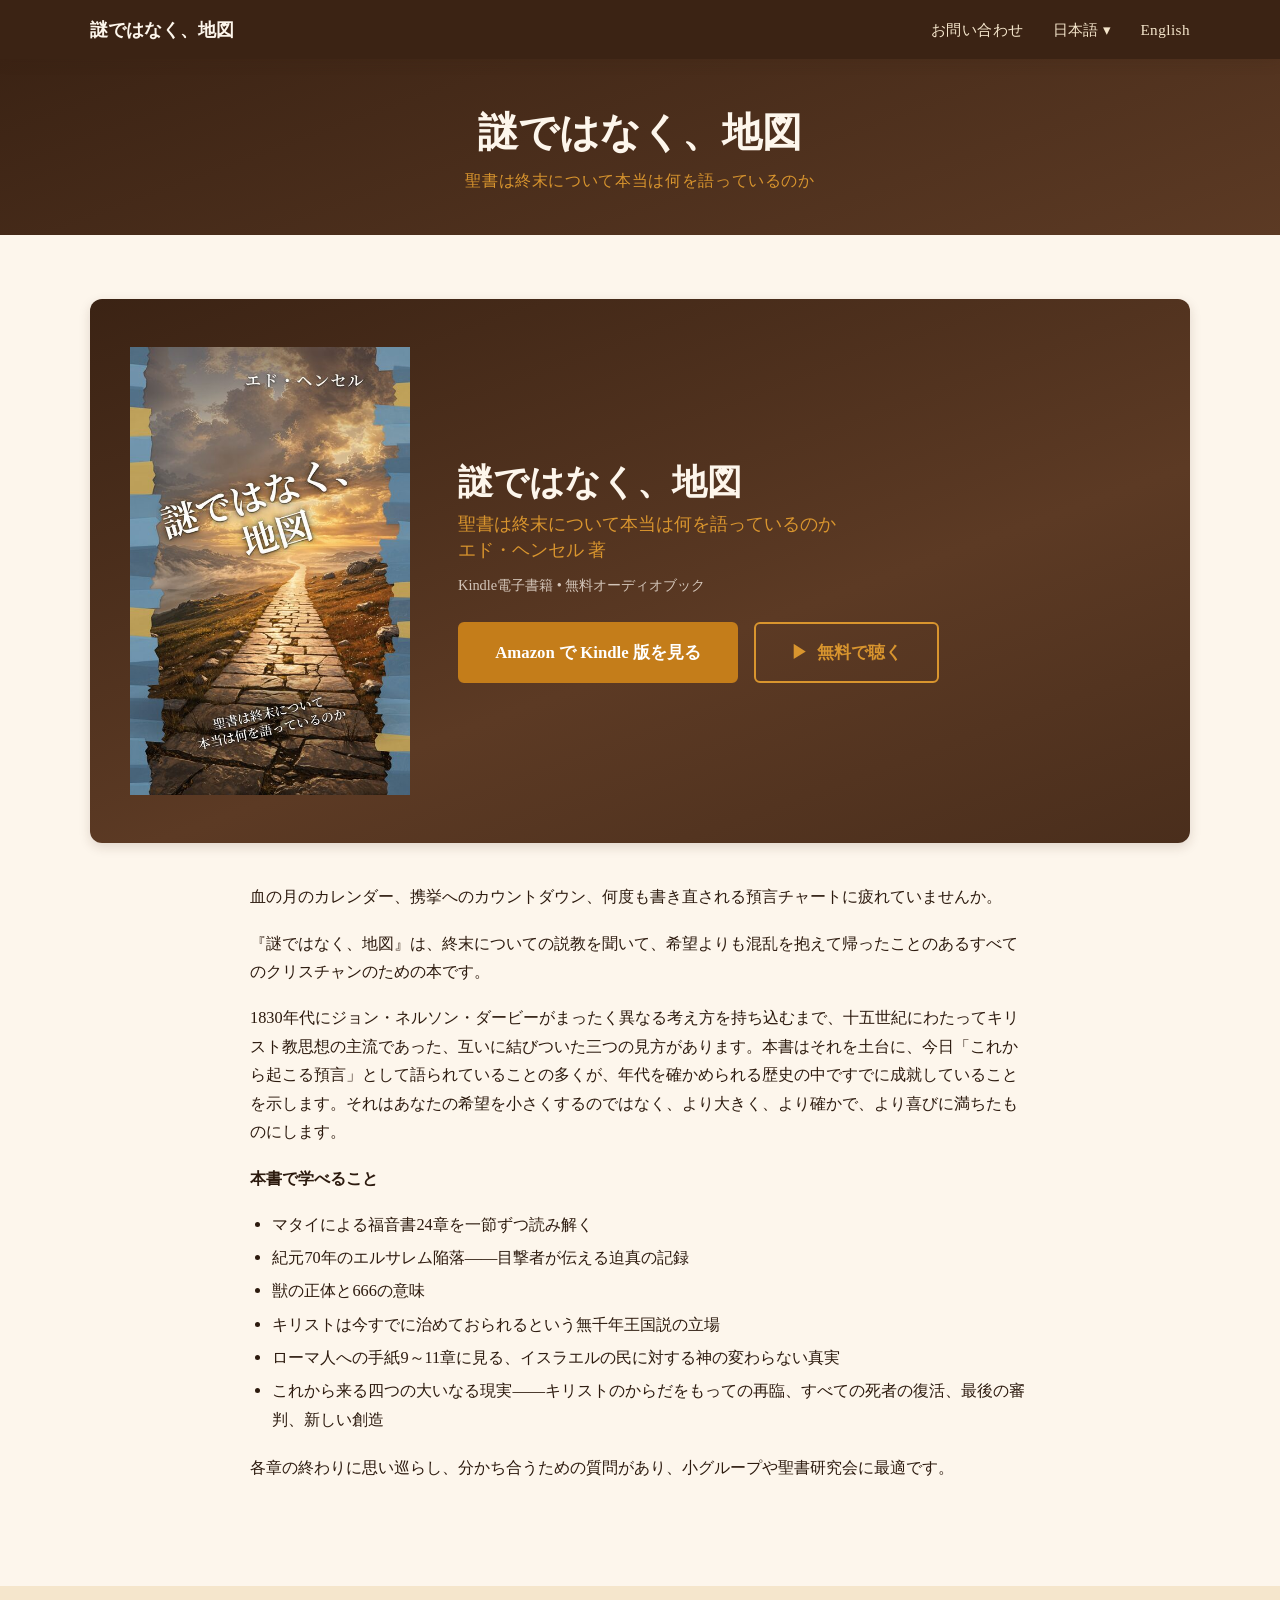
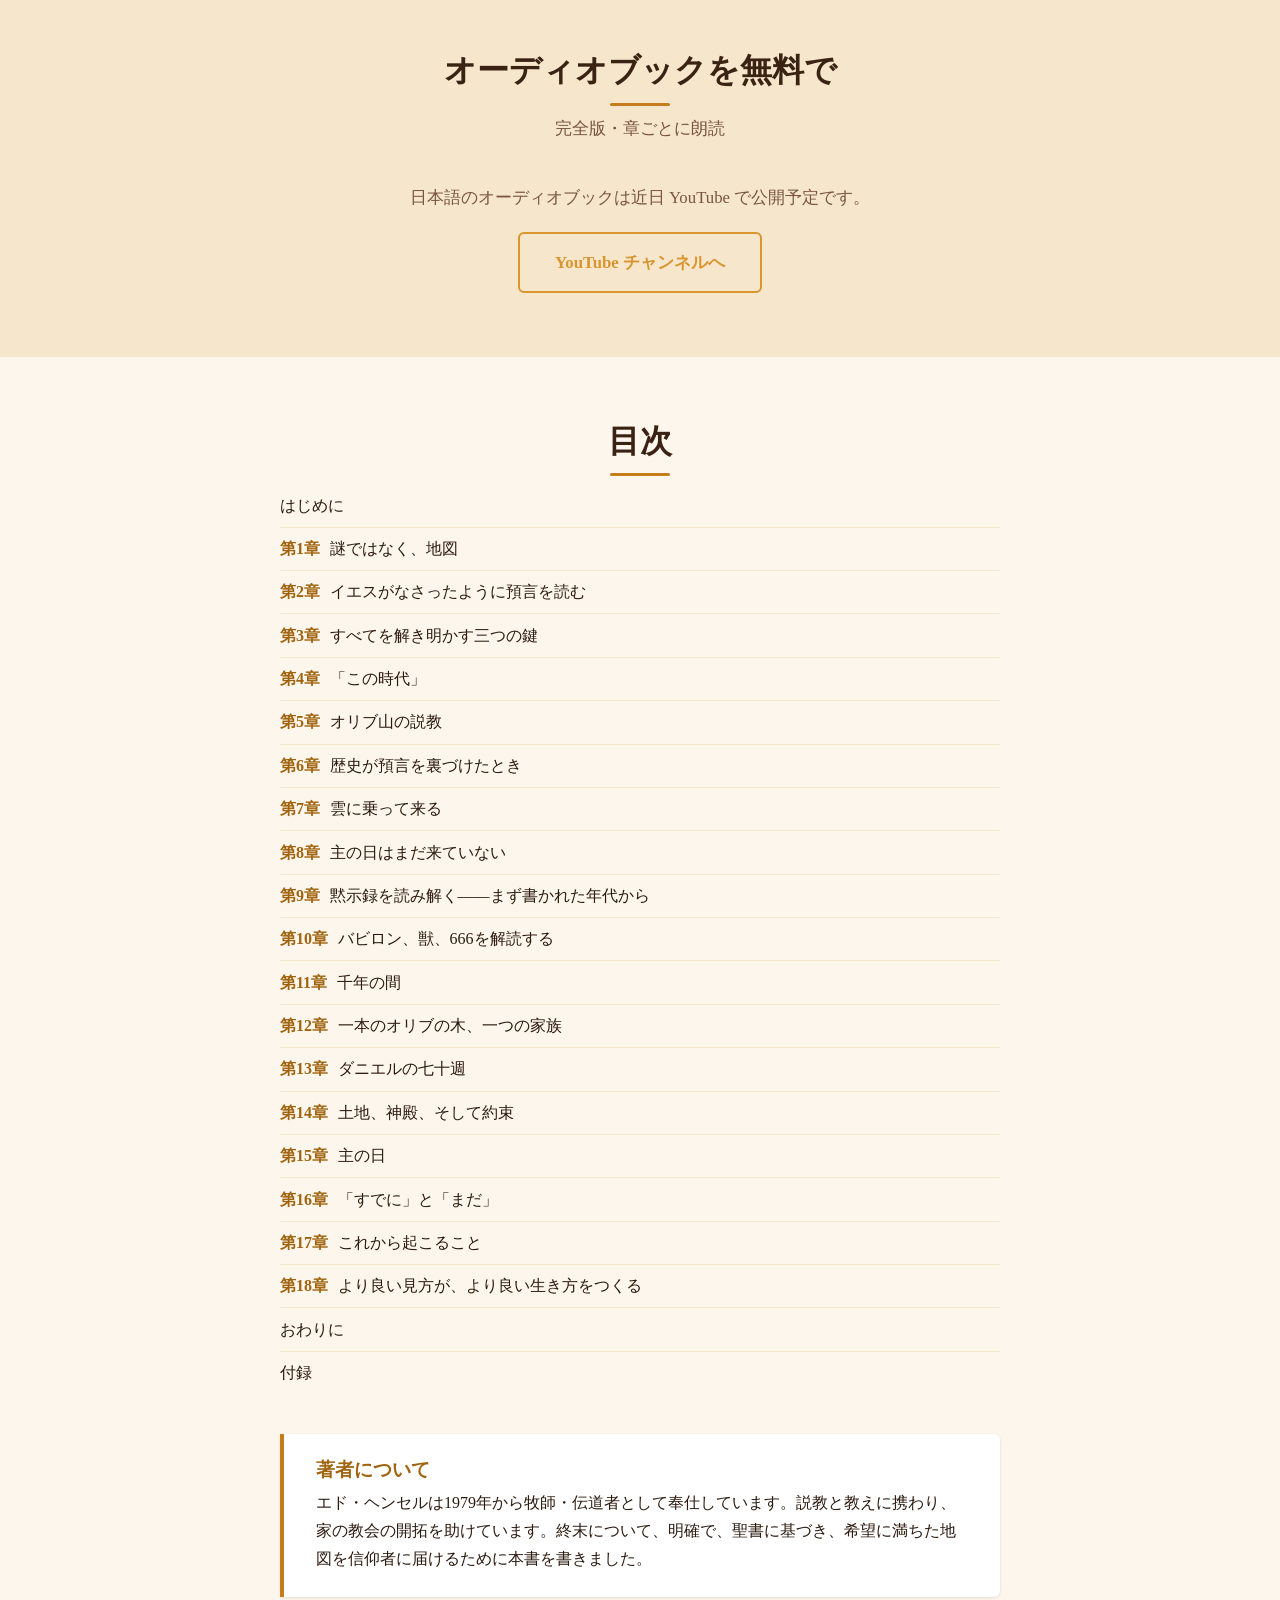
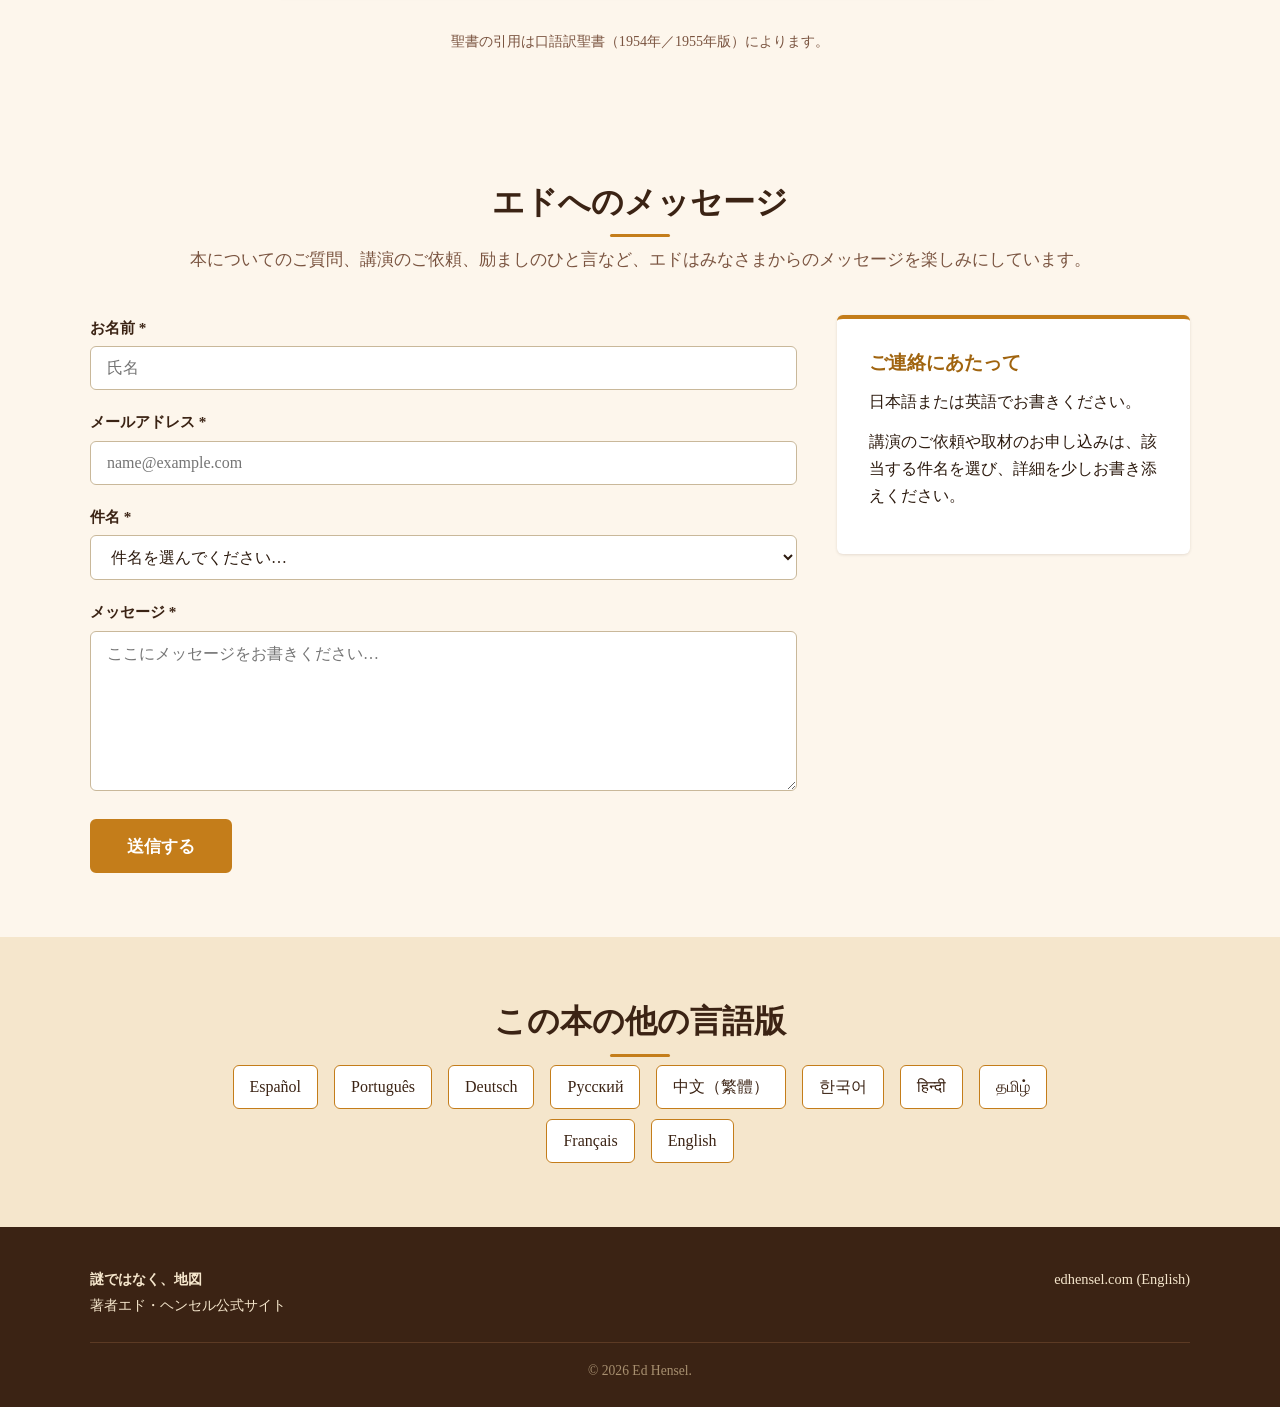
<file: ja/index.html>
<!DOCTYPE html>
<html lang="ja">
<head>
  <meta charset="UTF-8">
  <meta name="viewport" content="width=device-width, initial-scale=1.0">
  <title>謎ではなく、地図: 聖書は終末について本当は何を語っているのか — エド・ヘンセル</title>
  <meta name="description" content="血の月のカレンダー、携挙へのカウントダウン、何度も書き直される預言チャートに疲れていませんか。 『謎ではなく、地図』は、終末についての説教を聞いて、希望よりも混乱を抱えて帰ったことのあるすべてのクリスチャンのための本です。">
  <link rel="canonical" href="https://edhensel.com/ja/">
  <link rel="alternate" hreflang="es" href="https://edhensel.com/es/">
  <link rel="alternate" hreflang="pt-BR" href="https://edhensel.com/pt/">
  <link rel="alternate" hreflang="de" href="https://edhensel.com/de/">
  <link rel="alternate" hreflang="ru" href="https://edhensel.com/ru/">
  <link rel="alternate" hreflang="zh-Hant" href="https://edhensel.com/zh/">
  <link rel="alternate" hreflang="ja" href="https://edhensel.com/ja/">
  <link rel="alternate" hreflang="ko" href="https://edhensel.com/ko/">
  <link rel="alternate" hreflang="hi" href="https://edhensel.com/hi/">
  <link rel="alternate" hreflang="ta" href="https://edhensel.com/ta/">
  <link rel="alternate" hreflang="fr" href="https://edhensel.com/fr/">
  <link rel="alternate" hreflang="en" href="https://edhensel.com/book.html">
  <link rel="alternate" hreflang="x-default" href="https://edhensel.com/book.html">
  <meta property="og:title" content="謎ではなく、地図: 聖書は終末について本当は何を語っているのか">
  <meta property="og:description" content="血の月のカレンダー、携挙へのカウントダウン、何度も書き直される預言チャートに疲れていませんか。 『謎ではなく、地図』は、終末についての説教を聞いて、希望よりも混乱を抱えて帰ったことのあるすべてのクリスチャンのための本です。">
  <meta property="og:type" content="book">
  <meta property="og:url" content="https://edhensel.com/ja/">
  <meta property="og:image" content="https://edhensel.com/ja/cover.jpg">
  <meta name="twitter:card" content="summary_large_image">
  <meta name="author" content="Ed Hensel">
  <link rel="icon" href="../favicon.svg" type="image/svg+xml">
  <link rel="stylesheet" href="../styles.css?v=20261105">
  <script type="application/ld+json">{"@context": "https://schema.org", "@type": "Book", "name": "謎ではなく、地図: 聖書は終末について本当は何を語っているのか", "author": {"@type": "Person", "name": "Ed Hensel"}, "inLanguage": "ja", "image": "https://edhensel.com/ja/cover.jpg", "url": "https://edhensel.com/ja/"}</script>
  <style>
    .hp { position: absolute; left: -9999px; width: 1px; height: 1px; overflow: hidden; }
    .form-status { margin-top: 1rem; padding: 1rem 1.2rem; border-radius: 6px; font-size: 1.02rem; }
    .form-status--ok { background: #eef6ee; border: 1px solid #9cc79c; color: #1f4d1f; }
    .form-status--err { background: #fbeeee; border: 1px solid #d9a3a3; color: #6b1f1f; }
    @media (max-width: 480px) {   /* three header links (contact, languages, English) must fit on a phone */
      .nav-wrapper { gap: .75rem; }
      .site-logo { white-space: normal; font-size: 1rem; line-height: 1.25; }
      .main-nav--lang ul { gap: .75rem; }
      .main-nav--lang a { font-size: .85rem; letter-spacing: 0; white-space: nowrap; }
    }
  </style>
</head>
<body>
  <a class="skip-link" href="#main">謎ではなく、地図</a>
  <header class="site-header">
    <div class="nav-wrapper">
      <a href="./" class="site-logo">謎ではなく、地図</a>
      <nav class="main-nav main-nav--lang" aria-label="この本の他の言語版">
        <ul><li><a href="#contact">お問い合わせ</a></li><li><a href="#languages">日本語 &#9662;</a></li><li><a href="../book.html" lang="en" hreflang="en">English</a></li></ul>
      </nav>
    </div>
  </header>
  <main id="main">
    <section class="page-banner">
      <div class="container">
        <h1>謎ではなく、地図</h1>
        <p class="page-banner__sub">聖書は終末について本当は何を語っているのか</p>
      </div>
    </section>
    <section class="section">
      <div class="container">
        <div class="book-showcase">
          <div class="book-showcase__cover">
            <img src="cover.jpg" alt="謎ではなく、地図 — エド・ヘンセル" width="350" height="560">
          </div>
          <div class="book-showcase__info">
            <h2>謎ではなく、地図</h2>
            <p class="byline">聖書は終末について本当は何を語っているのか<br>エド・ヘンセル 著</p>
            <p class="book-meta">Kindle電子書籍 &bull; 無料オーディオブック</p>
            
            <div class="book-actions"><a href="https://www.amazon.co.jp/dp/B0HQXM1XP4" class="btn" rel="noopener" target="_blank">Amazon で Kindle 版を見る</a><a href="#listen" class="btn btn-outline">&#9654;&#xFE0E;&ensp;無料で聴く</a></div>
          </div>
        </div>
        <div class="book-description"><p>血の月のカレンダー、携挙へのカウントダウン、何度も書き直される預言チャートに疲れていませんか。</p><p>『謎ではなく、地図』は、終末についての説教を聞いて、希望よりも混乱を抱えて帰ったことのあるすべてのクリスチャンのための本です。</p><p>1830年代にジョン・ネルソン・ダービーがまったく異なる考え方を持ち込むまで、十五世紀にわたってキリスト教思想の主流であった、互いに結びついた三つの見方があります。本書はそれを土台に、今日「これから起こる預言」として語られていることの多くが、年代を確かめられる歴史の中ですでに成就していることを示します。それはあなたの希望を小さくするのではなく、より大きく、より確かで、より喜びに満ちたものにします。</p><p><strong>本書で学べること</strong></p><ul><li>マタイによる福音書24章を一節ずつ読み解く</li><li>紀元70年のエルサレム陥落――目撃者が伝える迫真の記録</li><li>獣の正体と666の意味</li><li>キリストは今すでに治めておられるという無千年王国説の立場</li><li>ローマ人への手紙9～11章に見る、イスラエルの民に対する神の変わらない真実</li><li>これから来る四つの大いなる現実――キリストのからだをもっての再臨、すべての死者の復活、最後の審判、新しい創造</li></ul><p>各章の終わりに思い巡らし、分かち合うための質問があり、小グループや聖書研究会に最適です。</p></div>
      </div>
    </section>
    <section class="section section--alt listen" id="listen">
      <div class="container">
        <h2 class="section-title">オーディオブックを無料で</h2>
        <p class="section-subtitle">完全版・章ごとに朗読</p>
        <p class="listen-note listen-note--soon">日本語のオーディオブックは近日 YouTube で公開予定です。<br><a href="https://www.youtube.com/channel/UCJ-L-6hsanAQLT8ESpBdC2w" class="btn btn-outline" rel="noopener" target="_blank">YouTube チャンネルへ</a></p>
      </div>
    </section>
    <section class="section">
      <div class="container">
        <h2 class="section-title">目次</h2>
        <ol class="toc-list"><li>はじめに</li><li><span class="toc-list__kind">第1章</span> 謎ではなく、地図</li><li><span class="toc-list__kind">第2章</span> イエスがなさったように預言を読む</li><li><span class="toc-list__kind">第3章</span> すべてを解き明かす三つの鍵</li><li><span class="toc-list__kind">第4章</span> 「この時代」</li><li><span class="toc-list__kind">第5章</span> オリブ山の説教</li><li><span class="toc-list__kind">第6章</span> 歴史が預言を裏づけたとき</li><li><span class="toc-list__kind">第7章</span> 雲に乗って来る</li><li><span class="toc-list__kind">第8章</span> 主の日はまだ来ていない</li><li><span class="toc-list__kind">第9章</span> 黙示録を読み解く——まず書かれた年代から</li><li><span class="toc-list__kind">第10章</span> バビロン、獣、666を解読する</li><li><span class="toc-list__kind">第11章</span> 千年の間</li><li><span class="toc-list__kind">第12章</span> 一本のオリブの木、一つの家族</li><li><span class="toc-list__kind">第13章</span> ダニエルの七十週</li><li><span class="toc-list__kind">第14章</span> 土地、神殿、そして約束</li><li><span class="toc-list__kind">第15章</span> 主の日</li><li><span class="toc-list__kind">第16章</span> 「すでに」と「まだ」</li><li><span class="toc-list__kind">第17章</span> これから起こること</li><li><span class="toc-list__kind">第18章</span> より良い見方が、より良い生き方をつくる</li><li>おわりに</li><li>付録</li></ol>
        <div class="small-group-note">
          <h3>著者について</h3>
          <p>エド・ヘンセルは1979年から牧師・伝道者として奉仕しています。説教と教えに携わり、家の教会の開拓を助けています。終末について、明確で、聖書に基づき、希望に満ちた地図を信仰者に届けるために本書を書きました。</p>
        </div>
        <p class="bible-notice">聖書の引用は口語訳聖書（1954年／1955年版）によります。</p>
      </div>
    </section>
    <section class="section" id="contact" aria-labelledby="contact-title">
      <div class="container">
        <h2 class="section-title" id="contact-title">エドへのメッセージ</h2>
        <p class="section-subtitle">本についてのご質問、講演のご依頼、励ましのひと言など、エドはみなさまからのメッセージを楽しみにしています。</p>
        <div class="contact-grid">
          <div class="contact-form-wrapper">
            <form class="contact-form" id="contact-form" action="https://formspree.io/f/mbdpqqwb" method="POST">
              <input type="hidden" name="_subject" value="edhensel.com/ja/ contact form (Japanese)">
              <input type="hidden" name="page" value="edhensel.com/ja/ (Japanese)">
              <input type="text" name="_gotcha" tabindex="-1" autocomplete="off" aria-hidden="true" class="hp">
              <label for="name">お名前 <span aria-hidden="true">*</span></label>
              <input type="text" id="name" name="name" required autocomplete="name" placeholder="氏名">
              <label for="email">メールアドレス <span aria-hidden="true">*</span></label>
              <input type="email" id="email" name="email" required autocomplete="email" placeholder="name@example.com">
              <label for="subject">件名 <span aria-hidden="true">*</span></label>
              <select id="subject" name="subject" required>
                <option value="" disabled selected>件名を選んでください…</option><option value="Book Question">本についてのご質問</option><option value="Speaking Inquiry">講演のご依頼</option><option value="Media Request">取材のお申し込み</option><option value="General Message">その他のメッセージ</option>
              </select>
              <label for="message">メッセージ <span aria-hidden="true">*</span></label>
              <textarea id="message" name="message" required placeholder="ここにメッセージをお書きください…"></textarea>
              <button type="submit" class="btn" data-sending="送信中…">送信する</button>
            </form>
            <p class="form-status" id="form-status" role="status" tabindex="-1" hidden
               data-ok="ありがとうございます。メッセージを送信しました。" data-err="申し訳ありません。メッセージを送信できませんでした。しばらくしてからもう一度お試しください。"></p>
          </div>
          <div class="contact-info-wrapper">
            <div class="contact-info-box">
              <h3>ご連絡にあたって</h3>
              <p>日本語または英語でお書きください。</p>
              <p>講演のご依頼や取材のお申し込みは、該当する件名を選び、詳細を少しお書き添えください。</p>
            </div>
          </div>
        </div>
      </div>
    </section>
    <section class="section section--alt" id="languages">
      <div class="container">
        <h2 class="section-title">この本の他の言語版</h2>
        <ul class="lang-list"><li><a href="../es/" hreflang="es" lang="es">Español</a></li><li><a href="../pt/" hreflang="pt-BR" lang="pt-BR">Português</a></li><li><a href="../de/" hreflang="de" lang="de">Deutsch</a></li><li><a href="../ru/" hreflang="ru" lang="ru">Русский</a></li><li><a href="../zh/" hreflang="zh-Hant" lang="zh-Hant">中文（繁體）</a></li><li><a href="../ko/" hreflang="ko" lang="ko">한국어</a></li><li><a href="../hi/" hreflang="hi" lang="hi">हिन्दी</a></li><li><a href="../ta/" hreflang="ta" lang="ta">தமிழ்</a></li><li><a href="../fr/" hreflang="fr" lang="fr">Français</a></li><li><a href="../book.html" hreflang="en" lang="en">English</a></li></ul>
      </div>
    </section>
  </main>
  <footer class="site-footer">
    <div class="container">
      <div class="footer-inner">
        <div class="footer-brand"><strong>謎ではなく、地図</strong><br>著者エド・ヘンセル公式サイト</div>
        <nav class="footer-nav" aria-label="この本の他の言語版"><ul><li><a href="../index.html" lang="en">edhensel.com (English)</a></li></ul></nav>
      </div>
      <p class="footer-copy">&copy; 2026 Ed Hensel.</p>
    </div>
  </footer>
  <script>
    (function () {
      var f = document.getElementById('contact-form'), st = document.getElementById('form-status');
      if (!f || !st || !window.fetch || !window.FormData) return;
      f.addEventListener('submit', function (ev) {
        ev.preventDefault();
        var b = f.querySelector('button[type=submit]'), label = b.textContent;
        b.disabled = true; b.textContent = b.getAttribute('data-sending'); st.hidden = true;
        fetch(f.action, { method: 'POST', body: new FormData(f), headers: { 'Accept': 'application/json' } })
          .then(function (r) {
            if (!r.ok) throw new Error(r.status);
            f.reset(); f.hidden = true;
            st.textContent = st.getAttribute('data-ok'); st.className = 'form-status form-status--ok';
          })
          .catch(function () {
            st.textContent = st.getAttribute('data-err'); st.className = 'form-status form-status--err';
          })
          .then(function () { b.disabled = false; b.textContent = label; st.hidden = false; st.focus(); });
      });
    })();
  </script>
</body>
</html>
</file>
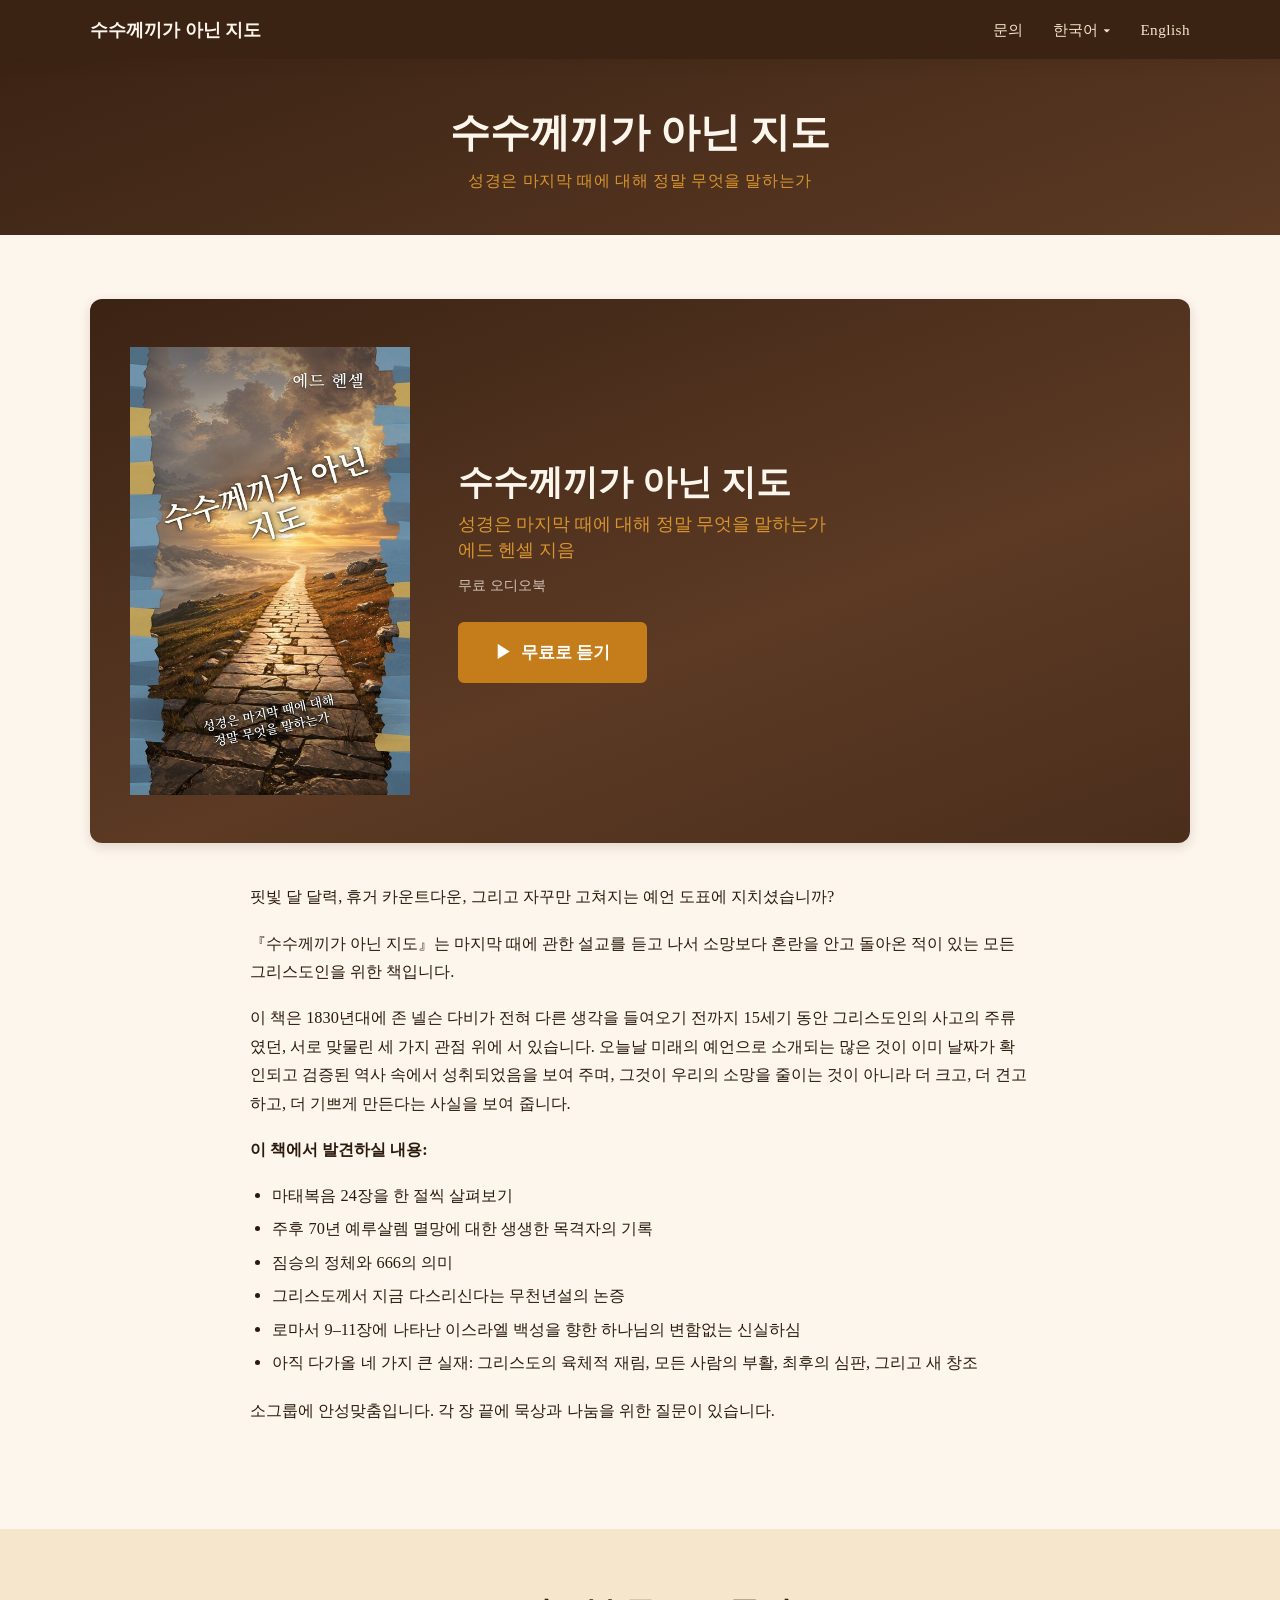
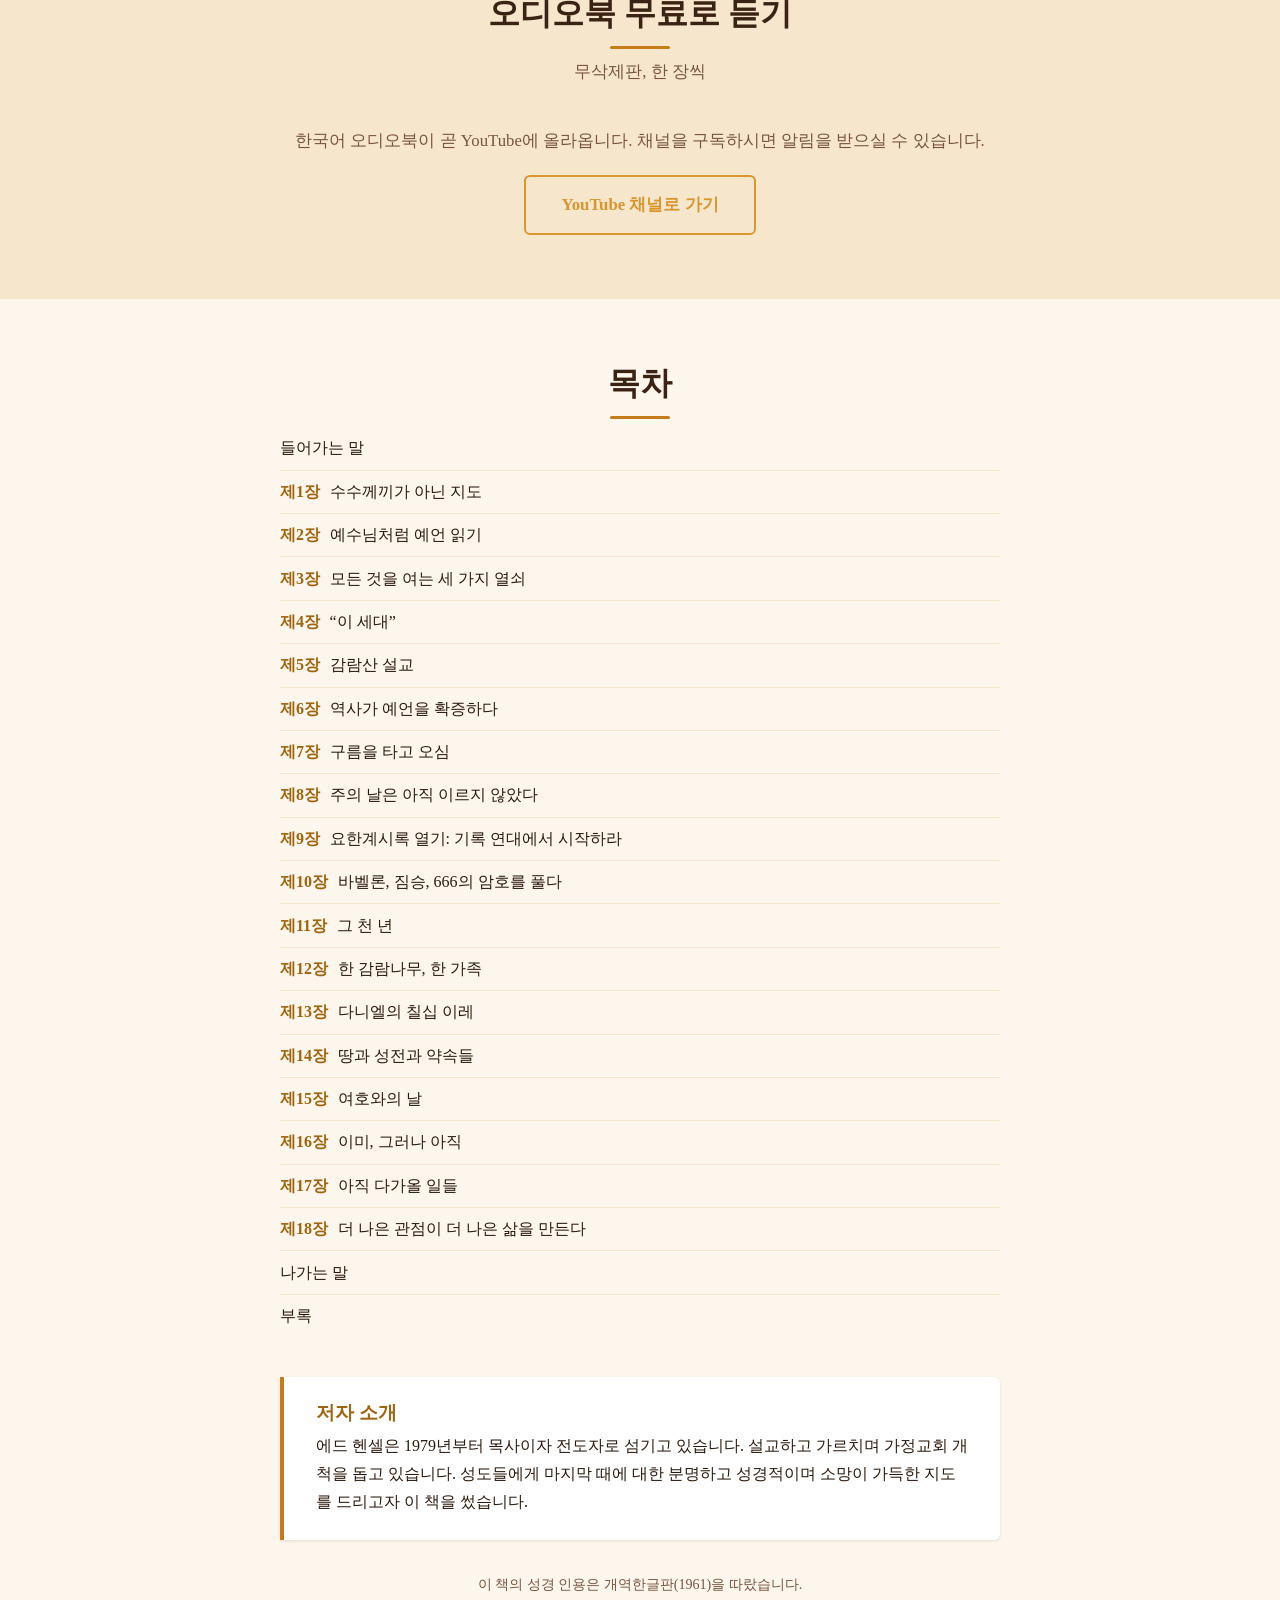
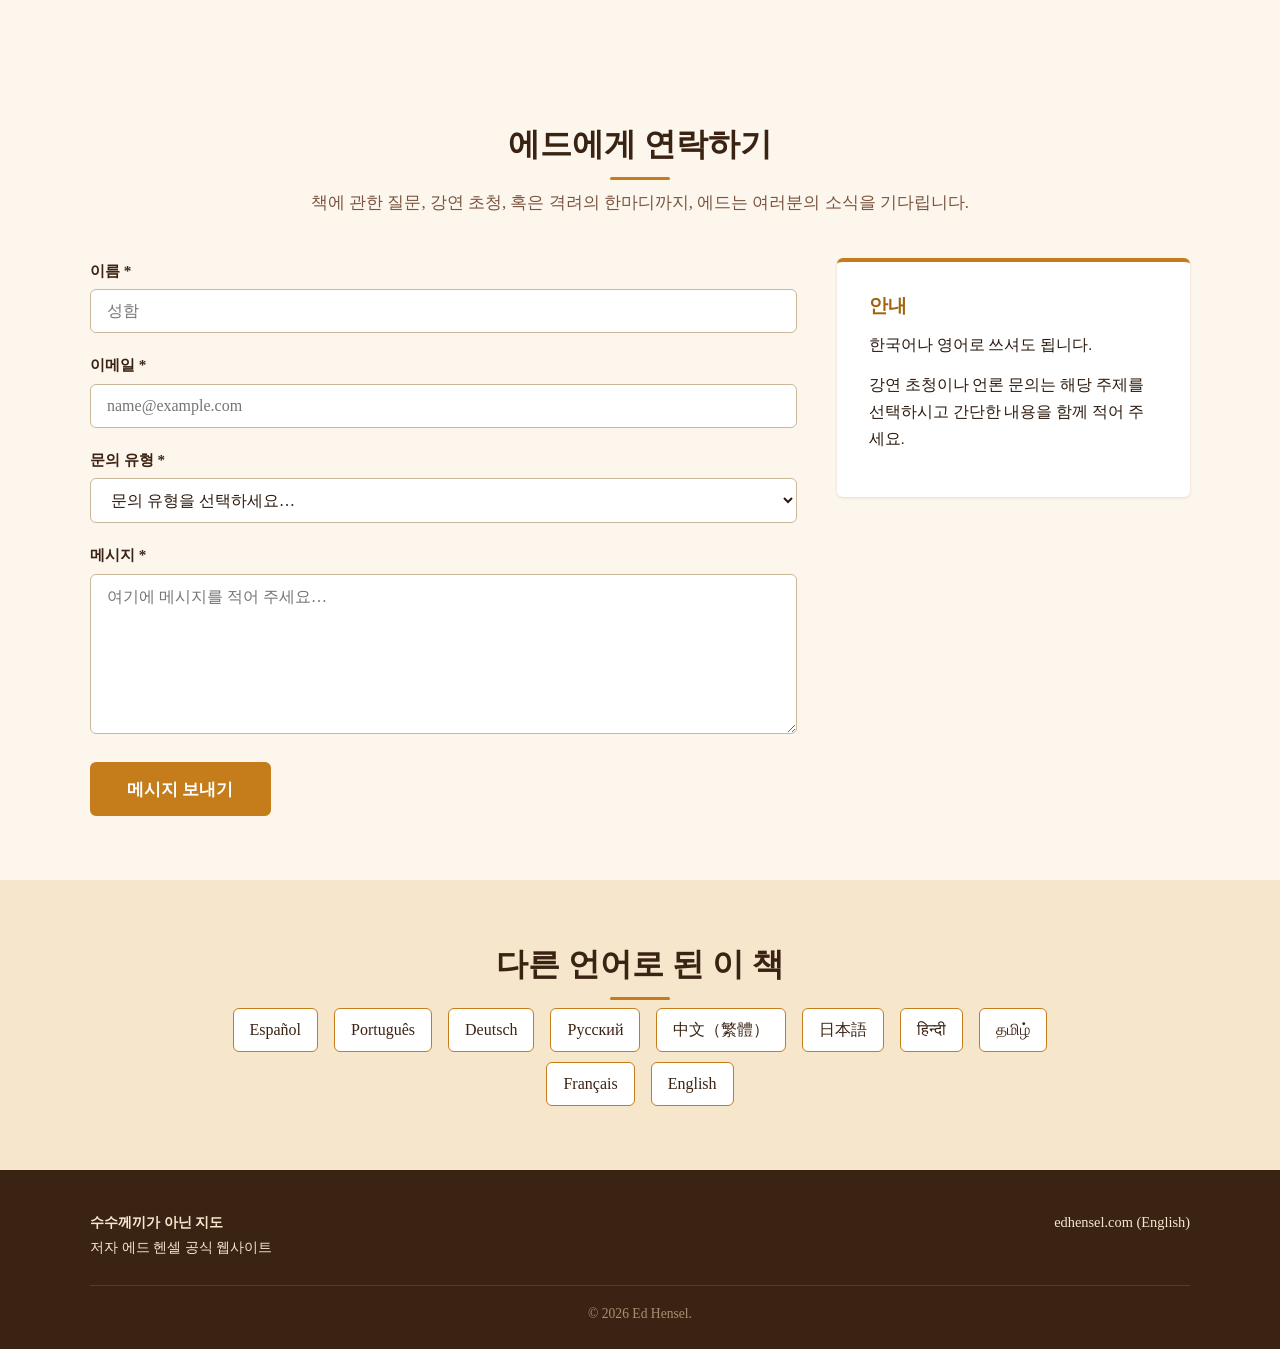
<file: ko/index.html>
<!DOCTYPE html>
<html lang="ko">
<head>
  <meta charset="UTF-8">
  <meta name="viewport" content="width=device-width, initial-scale=1.0">
  <title>수수께끼가 아닌 지도: 성경은 마지막 때에 대해 정말 무엇을 말하는가 — 에드 헨셀</title>
  <meta name="description" content="핏빛 달 달력, 휴거 카운트다운, 그리고 자꾸만 고쳐지는 예언 도표에 지치셨습니까? 『수수께끼가 아닌 지도』는 마지막 때에 관한 설교를 듣고 나서 소망보다 혼란을 안고 돌아온 적이 있는 모든 그리스도인을 위한 책입니다. 이 책은 1830년대에 존 넬슨 다비가 전혀 다른 생각을">
  <link rel="canonical" href="https://edhensel.com/ko/">
  <link rel="alternate" hreflang="es" href="https://edhensel.com/es/">
  <link rel="alternate" hreflang="pt-BR" href="https://edhensel.com/pt/">
  <link rel="alternate" hreflang="de" href="https://edhensel.com/de/">
  <link rel="alternate" hreflang="ru" href="https://edhensel.com/ru/">
  <link rel="alternate" hreflang="zh-Hant" href="https://edhensel.com/zh/">
  <link rel="alternate" hreflang="ja" href="https://edhensel.com/ja/">
  <link rel="alternate" hreflang="ko" href="https://edhensel.com/ko/">
  <link rel="alternate" hreflang="hi" href="https://edhensel.com/hi/">
  <link rel="alternate" hreflang="ta" href="https://edhensel.com/ta/">
  <link rel="alternate" hreflang="fr" href="https://edhensel.com/fr/">
  <link rel="alternate" hreflang="en" href="https://edhensel.com/book.html">
  <link rel="alternate" hreflang="x-default" href="https://edhensel.com/book.html">
  <meta property="og:title" content="수수께끼가 아닌 지도: 성경은 마지막 때에 대해 정말 무엇을 말하는가">
  <meta property="og:description" content="핏빛 달 달력, 휴거 카운트다운, 그리고 자꾸만 고쳐지는 예언 도표에 지치셨습니까? 『수수께끼가 아닌 지도』는 마지막 때에 관한 설교를 듣고 나서 소망보다 혼란을 안고 돌아온 적이 있는 모든 그리스도인을 위한 책입니다. 이 책은 1830년대에 존 넬슨 다비가 전혀 다른 생각을">
  <meta property="og:type" content="book">
  <meta property="og:url" content="https://edhensel.com/ko/">
  <meta property="og:image" content="https://edhensel.com/ko/cover.jpg">
  <meta name="twitter:card" content="summary_large_image">
  <meta name="author" content="Ed Hensel">
  <link rel="icon" href="../favicon.svg" type="image/svg+xml">
  <link rel="stylesheet" href="../styles.css?v=20261105">
  <script type="application/ld+json">{"@context": "https://schema.org", "@type": "Book", "name": "수수께끼가 아닌 지도: 성경은 마지막 때에 대해 정말 무엇을 말하는가", "author": {"@type": "Person", "name": "Ed Hensel"}, "inLanguage": "ko", "image": "https://edhensel.com/ko/cover.jpg", "url": "https://edhensel.com/ko/"}</script>
  <style>
    .hp { position: absolute; left: -9999px; width: 1px; height: 1px; overflow: hidden; }
    .form-status { margin-top: 1rem; padding: 1rem 1.2rem; border-radius: 6px; font-size: 1.02rem; }
    .form-status--ok { background: #eef6ee; border: 1px solid #9cc79c; color: #1f4d1f; }
    .form-status--err { background: #fbeeee; border: 1px solid #d9a3a3; color: #6b1f1f; }
    @media (max-width: 480px) {   /* three header links (contact, languages, English) must fit on a phone */
      .nav-wrapper { gap: .75rem; }
      .site-logo { white-space: normal; font-size: 1rem; line-height: 1.25; }
      .main-nav--lang ul { gap: .75rem; }
      .main-nav--lang a { font-size: .85rem; letter-spacing: 0; white-space: nowrap; }
    }
  </style>
</head>
<body>
  <a class="skip-link" href="#main">수수께끼가 아닌 지도</a>
  <header class="site-header">
    <div class="nav-wrapper">
      <a href="./" class="site-logo">수수께끼가 아닌 지도</a>
      <nav class="main-nav main-nav--lang" aria-label="다른 언어로 된 이 책">
        <ul><li><a href="#contact">문의</a></li><li><a href="#languages">한국어 &#9662;</a></li><li><a href="../book.html" lang="en" hreflang="en">English</a></li></ul>
      </nav>
    </div>
  </header>
  <main id="main">
    <section class="page-banner">
      <div class="container">
        <h1>수수께끼가 아닌 지도</h1>
        <p class="page-banner__sub">성경은 마지막 때에 대해 정말 무엇을 말하는가</p>
      </div>
    </section>
    <section class="section">
      <div class="container">
        <div class="book-showcase">
          <div class="book-showcase__cover">
            <img src="cover.jpg" alt="수수께끼가 아닌 지도 — 에드 헨셀" width="350" height="560">
          </div>
          <div class="book-showcase__info">
            <h2>수수께끼가 아닌 지도</h2>
            <p class="byline">성경은 마지막 때에 대해 정말 무엇을 말하는가<br>에드 헨셀 지음</p>
            <p class="book-meta">무료 오디오북</p>
            
            <div class="book-actions"><a href="#listen" class="btn">&#9654;&#xFE0E;&ensp;무료로 듣기</a></div>
          </div>
        </div>
        <div class="book-description"><p>핏빛 달 달력, 휴거 카운트다운, 그리고 자꾸만 고쳐지는 예언 도표에 지치셨습니까?</p><p>『수수께끼가 아닌 지도』는 마지막 때에 관한 설교를 듣고 나서 소망보다 혼란을 안고 돌아온 적이 있는 모든 그리스도인을 위한 책입니다.</p><p>이 책은 1830년대에 존 넬슨 다비가 전혀 다른 생각을 들여오기 전까지 15세기 동안 그리스도인의 사고의 주류였던, 서로 맞물린 세 가지 관점 위에 서 있습니다. 오늘날 미래의 예언으로 소개되는 많은 것이 이미 날짜가 확인되고 검증된 역사 속에서 성취되었음을 보여 주며, 그것이 우리의 소망을 줄이는 것이 아니라 더 크고, 더 견고하고, 더 기쁘게 만든다는 사실을 보여 줍니다.</p><p><strong>이 책에서 발견하실 내용:</strong></p><ul><li>마태복음 24장을 한 절씩 살펴보기</li><li>주후 70년 예루살렘 멸망에 대한 생생한 목격자의 기록</li><li>짐승의 정체와 666의 의미</li><li>그리스도께서 지금 다스리신다는 무천년설의 논증</li><li>로마서 9–11장에 나타난 이스라엘 백성을 향한 하나님의 변함없는 신실하심</li><li>아직 다가올 네 가지 큰 실재: 그리스도의 육체적 재림, 모든 사람의 부활, 최후의 심판, 그리고 새 창조</li></ul><p>소그룹에 안성맞춤입니다. 각 장 끝에 묵상과 나눔을 위한 질문이 있습니다.</p></div>
      </div>
    </section>
    <section class="section section--alt listen" id="listen">
      <div class="container">
        <h2 class="section-title">오디오북 무료로 듣기</h2>
        <p class="section-subtitle">무삭제판, 한 장씩</p>
        <p class="listen-note listen-note--soon">한국어 오디오북이 곧 YouTube에 올라옵니다. 채널을 구독하시면 알림을 받으실 수 있습니다.<br><a href="https://www.youtube.com/channel/UCh0NPiugdqhRy8WKdW-bjJw" class="btn btn-outline" rel="noopener" target="_blank">YouTube 채널로 가기</a></p>
      </div>
    </section>
    <section class="section">
      <div class="container">
        <h2 class="section-title">목차</h2>
        <ol class="toc-list"><li>들어가는 말</li><li><span class="toc-list__kind">제1장</span> 수수께끼가 아닌 지도</li><li><span class="toc-list__kind">제2장</span> 예수님처럼 예언 읽기</li><li><span class="toc-list__kind">제3장</span> 모든 것을 여는 세 가지 열쇠</li><li><span class="toc-list__kind">제4장</span> “이 세대”</li><li><span class="toc-list__kind">제5장</span> 감람산 설교</li><li><span class="toc-list__kind">제6장</span> 역사가 예언을 확증하다</li><li><span class="toc-list__kind">제7장</span> 구름을 타고 오심</li><li><span class="toc-list__kind">제8장</span> 주의 날은 아직 이르지 않았다</li><li><span class="toc-list__kind">제9장</span> 요한계시록 열기: 기록 연대에서 시작하라</li><li><span class="toc-list__kind">제10장</span> 바벨론, 짐승, 666의 암호를 풀다</li><li><span class="toc-list__kind">제11장</span> 그 천 년</li><li><span class="toc-list__kind">제12장</span> 한 감람나무, 한 가족</li><li><span class="toc-list__kind">제13장</span> 다니엘의 칠십 이레</li><li><span class="toc-list__kind">제14장</span> 땅과 성전과 약속들</li><li><span class="toc-list__kind">제15장</span> 여호와의 날</li><li><span class="toc-list__kind">제16장</span> 이미, 그러나 아직</li><li><span class="toc-list__kind">제17장</span> 아직 다가올 일들</li><li><span class="toc-list__kind">제18장</span> 더 나은 관점이 더 나은 삶을 만든다</li><li>나가는 말</li><li>부록</li></ol>
        <div class="small-group-note">
          <h3>저자 소개</h3>
          <p>에드 헨셀은 1979년부터 목사이자 전도자로 섬기고 있습니다. 설교하고 가르치며 가정교회 개척을 돕고 있습니다. 성도들에게 마지막 때에 대한 분명하고 성경적이며 소망이 가득한 지도를 드리고자 이 책을 썼습니다.</p>
        </div>
        <p class="bible-notice">이 책의 성경 인용은 개역한글판(1961)을 따랐습니다.</p>
      </div>
    </section>
    <section class="section" id="contact" aria-labelledby="contact-title">
      <div class="container">
        <h2 class="section-title" id="contact-title">에드에게 연락하기</h2>
        <p class="section-subtitle">책에 관한 질문, 강연 초청, 혹은 격려의 한마디까지, 에드는 여러분의 소식을 기다립니다.</p>
        <div class="contact-grid">
          <div class="contact-form-wrapper">
            <form class="contact-form" id="contact-form" action="https://formspree.io/f/mbdpqqwb" method="POST">
              <input type="hidden" name="_subject" value="edhensel.com/ko/ contact form (Korean)">
              <input type="hidden" name="page" value="edhensel.com/ko/ (Korean)">
              <input type="text" name="_gotcha" tabindex="-1" autocomplete="off" aria-hidden="true" class="hp">
              <label for="name">이름 <span aria-hidden="true">*</span></label>
              <input type="text" id="name" name="name" required autocomplete="name" placeholder="성함">
              <label for="email">이메일 <span aria-hidden="true">*</span></label>
              <input type="email" id="email" name="email" required autocomplete="email" placeholder="name@example.com">
              <label for="subject">문의 유형 <span aria-hidden="true">*</span></label>
              <select id="subject" name="subject" required>
                <option value="" disabled selected>문의 유형을 선택하세요…</option><option value="Book Question">책에 관한 질문</option><option value="Speaking Inquiry">강연 초청</option><option value="Media Request">언론 문의</option><option value="General Message">일반 메시지</option>
              </select>
              <label for="message">메시지 <span aria-hidden="true">*</span></label>
              <textarea id="message" name="message" required placeholder="여기에 메시지를 적어 주세요…"></textarea>
              <button type="submit" class="btn" data-sending="보내는 중…">메시지 보내기</button>
            </form>
            <p class="form-status" id="form-status" role="status" tabindex="-1" hidden
               data-ok="감사합니다! 메시지가 전송되었습니다." data-err="죄송합니다. 메시지를 보내지 못했습니다. 잠시 후 다시 시도해 주세요."></p>
          </div>
          <div class="contact-info-wrapper">
            <div class="contact-info-box">
              <h3>안내</h3>
              <p>한국어나 영어로 쓰셔도 됩니다.</p>
              <p>강연 초청이나 언론 문의는 해당 주제를 선택하시고 간단한 내용을 함께 적어 주세요.</p>
            </div>
          </div>
        </div>
      </div>
    </section>
    <section class="section section--alt" id="languages">
      <div class="container">
        <h2 class="section-title">다른 언어로 된 이 책</h2>
        <ul class="lang-list"><li><a href="../es/" hreflang="es" lang="es">Español</a></li><li><a href="../pt/" hreflang="pt-BR" lang="pt-BR">Português</a></li><li><a href="../de/" hreflang="de" lang="de">Deutsch</a></li><li><a href="../ru/" hreflang="ru" lang="ru">Русский</a></li><li><a href="../zh/" hreflang="zh-Hant" lang="zh-Hant">中文（繁體）</a></li><li><a href="../ja/" hreflang="ja" lang="ja">日本語</a></li><li><a href="../hi/" hreflang="hi" lang="hi">हिन्दी</a></li><li><a href="../ta/" hreflang="ta" lang="ta">தமிழ்</a></li><li><a href="../fr/" hreflang="fr" lang="fr">Français</a></li><li><a href="../book.html" hreflang="en" lang="en">English</a></li></ul>
      </div>
    </section>
  </main>
  <footer class="site-footer">
    <div class="container">
      <div class="footer-inner">
        <div class="footer-brand"><strong>수수께끼가 아닌 지도</strong><br>저자 에드 헨셀 공식 웹사이트</div>
        <nav class="footer-nav" aria-label="다른 언어로 된 이 책"><ul><li><a href="../index.html" lang="en">edhensel.com (English)</a></li></ul></nav>
      </div>
      <p class="footer-copy">&copy; 2026 Ed Hensel.</p>
    </div>
  </footer>
  <script>
    (function () {
      var f = document.getElementById('contact-form'), st = document.getElementById('form-status');
      if (!f || !st || !window.fetch || !window.FormData) return;
      f.addEventListener('submit', function (ev) {
        ev.preventDefault();
        var b = f.querySelector('button[type=submit]'), label = b.textContent;
        b.disabled = true; b.textContent = b.getAttribute('data-sending'); st.hidden = true;
        fetch(f.action, { method: 'POST', body: new FormData(f), headers: { 'Accept': 'application/json' } })
          .then(function (r) {
            if (!r.ok) throw new Error(r.status);
            f.reset(); f.hidden = true;
            st.textContent = st.getAttribute('data-ok'); st.className = 'form-status form-status--ok';
          })
          .catch(function () {
            st.textContent = st.getAttribute('data-err'); st.className = 'form-status form-status--err';
          })
          .then(function () { b.disabled = false; b.textContent = label; st.hidden = false; st.focus(); });
      });
    })();
  </script>
</body>
</html>
</file>
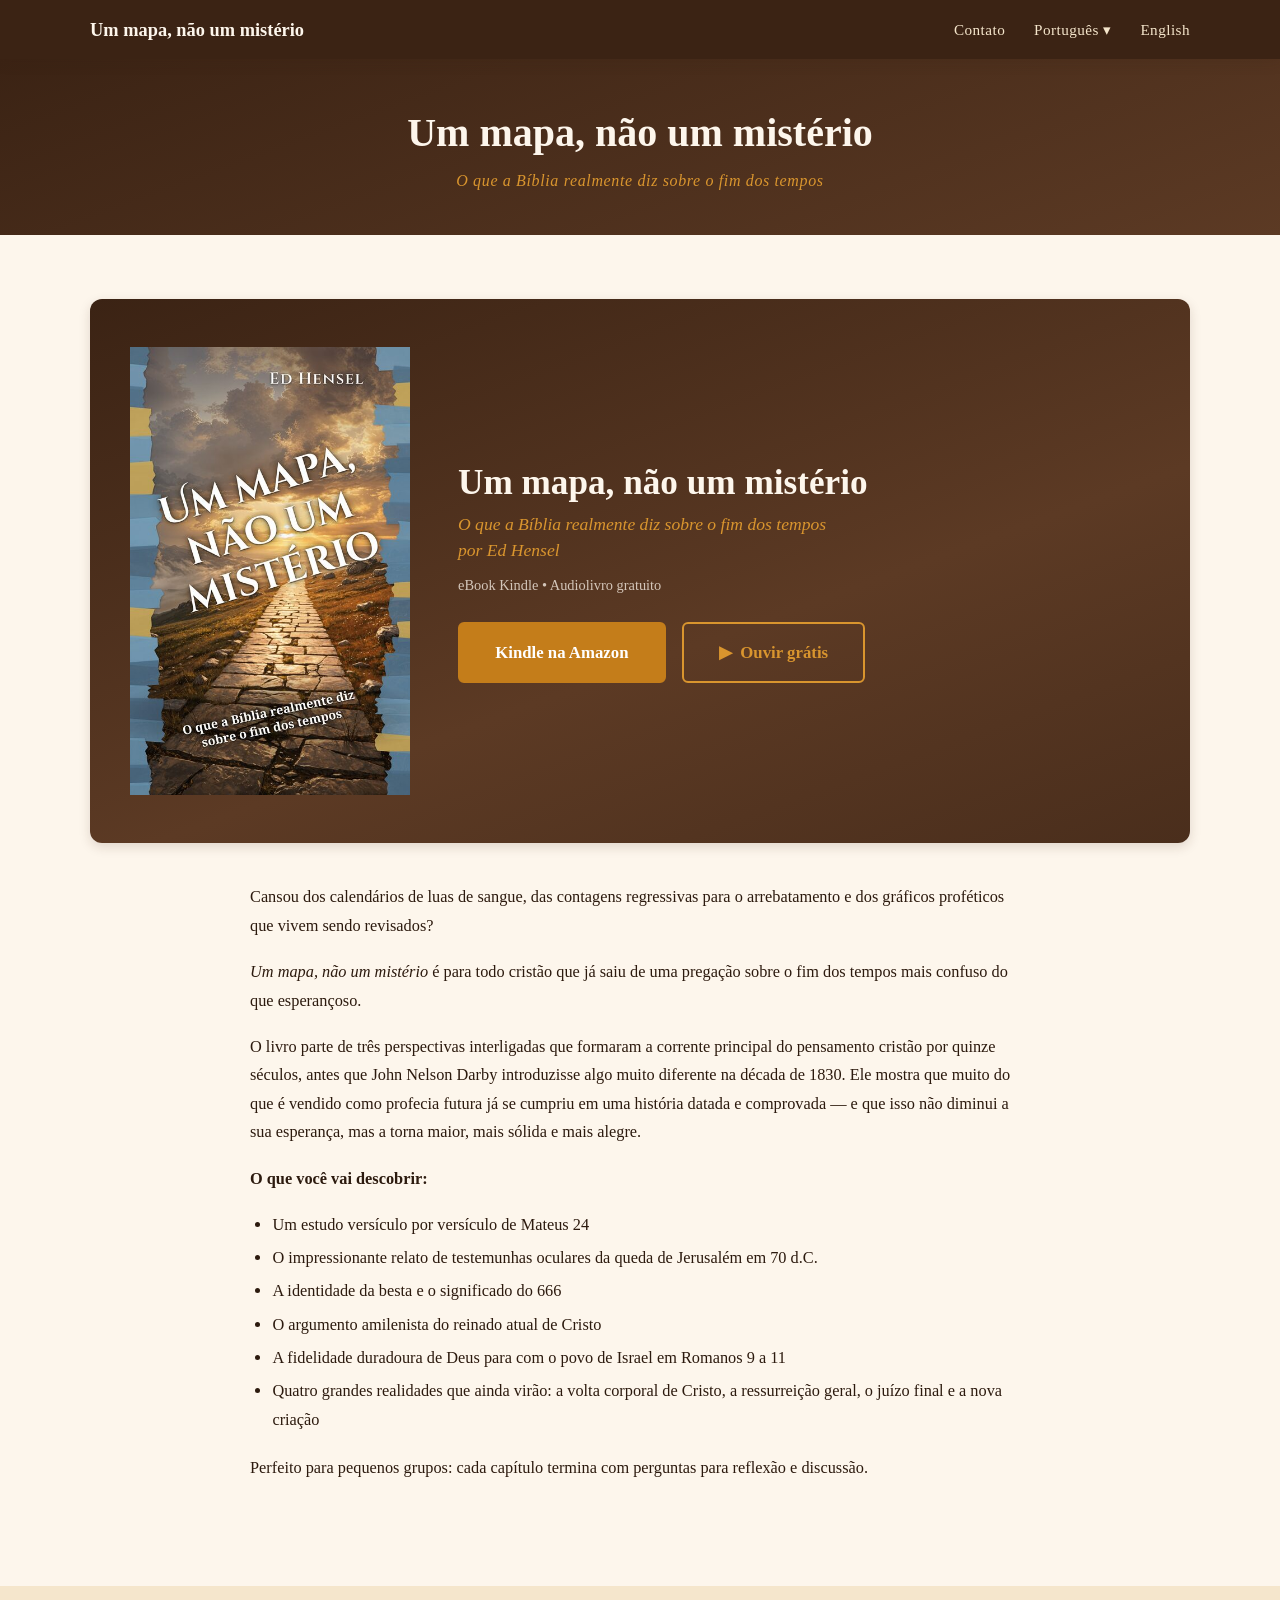
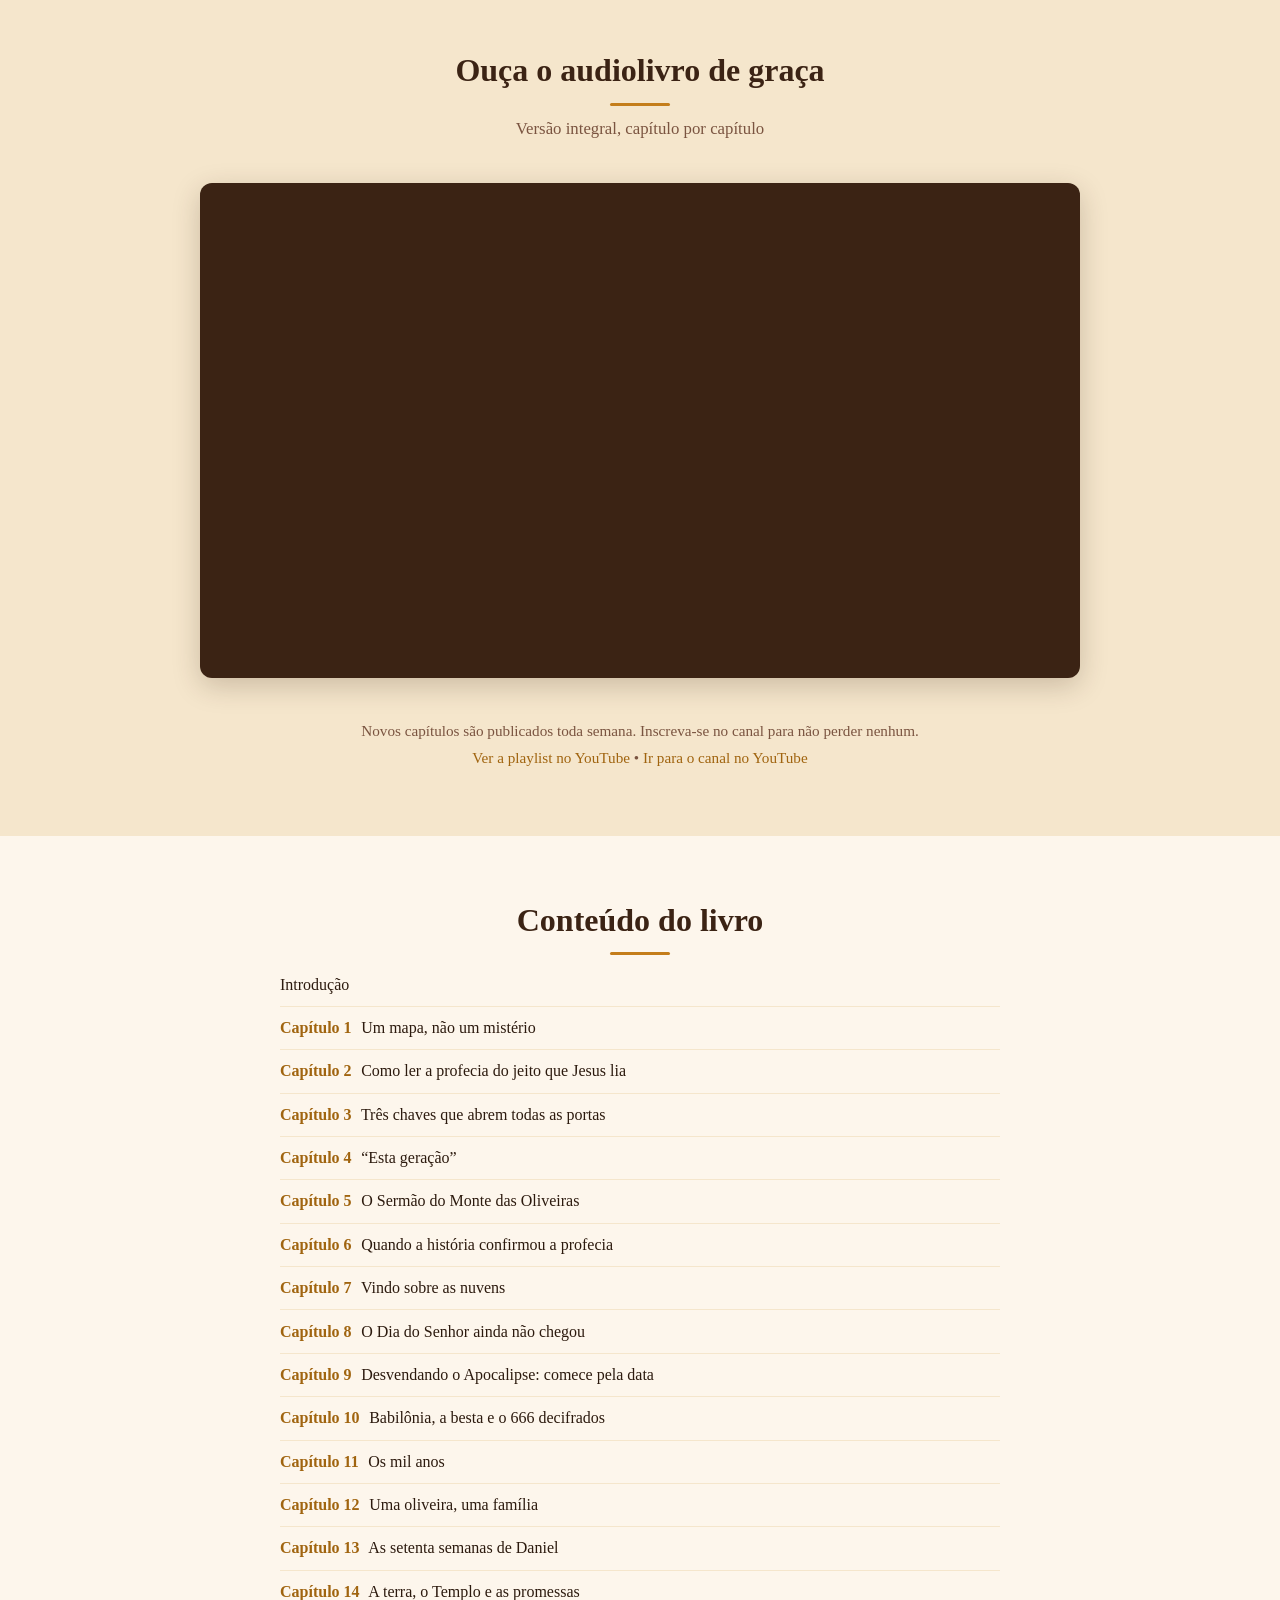
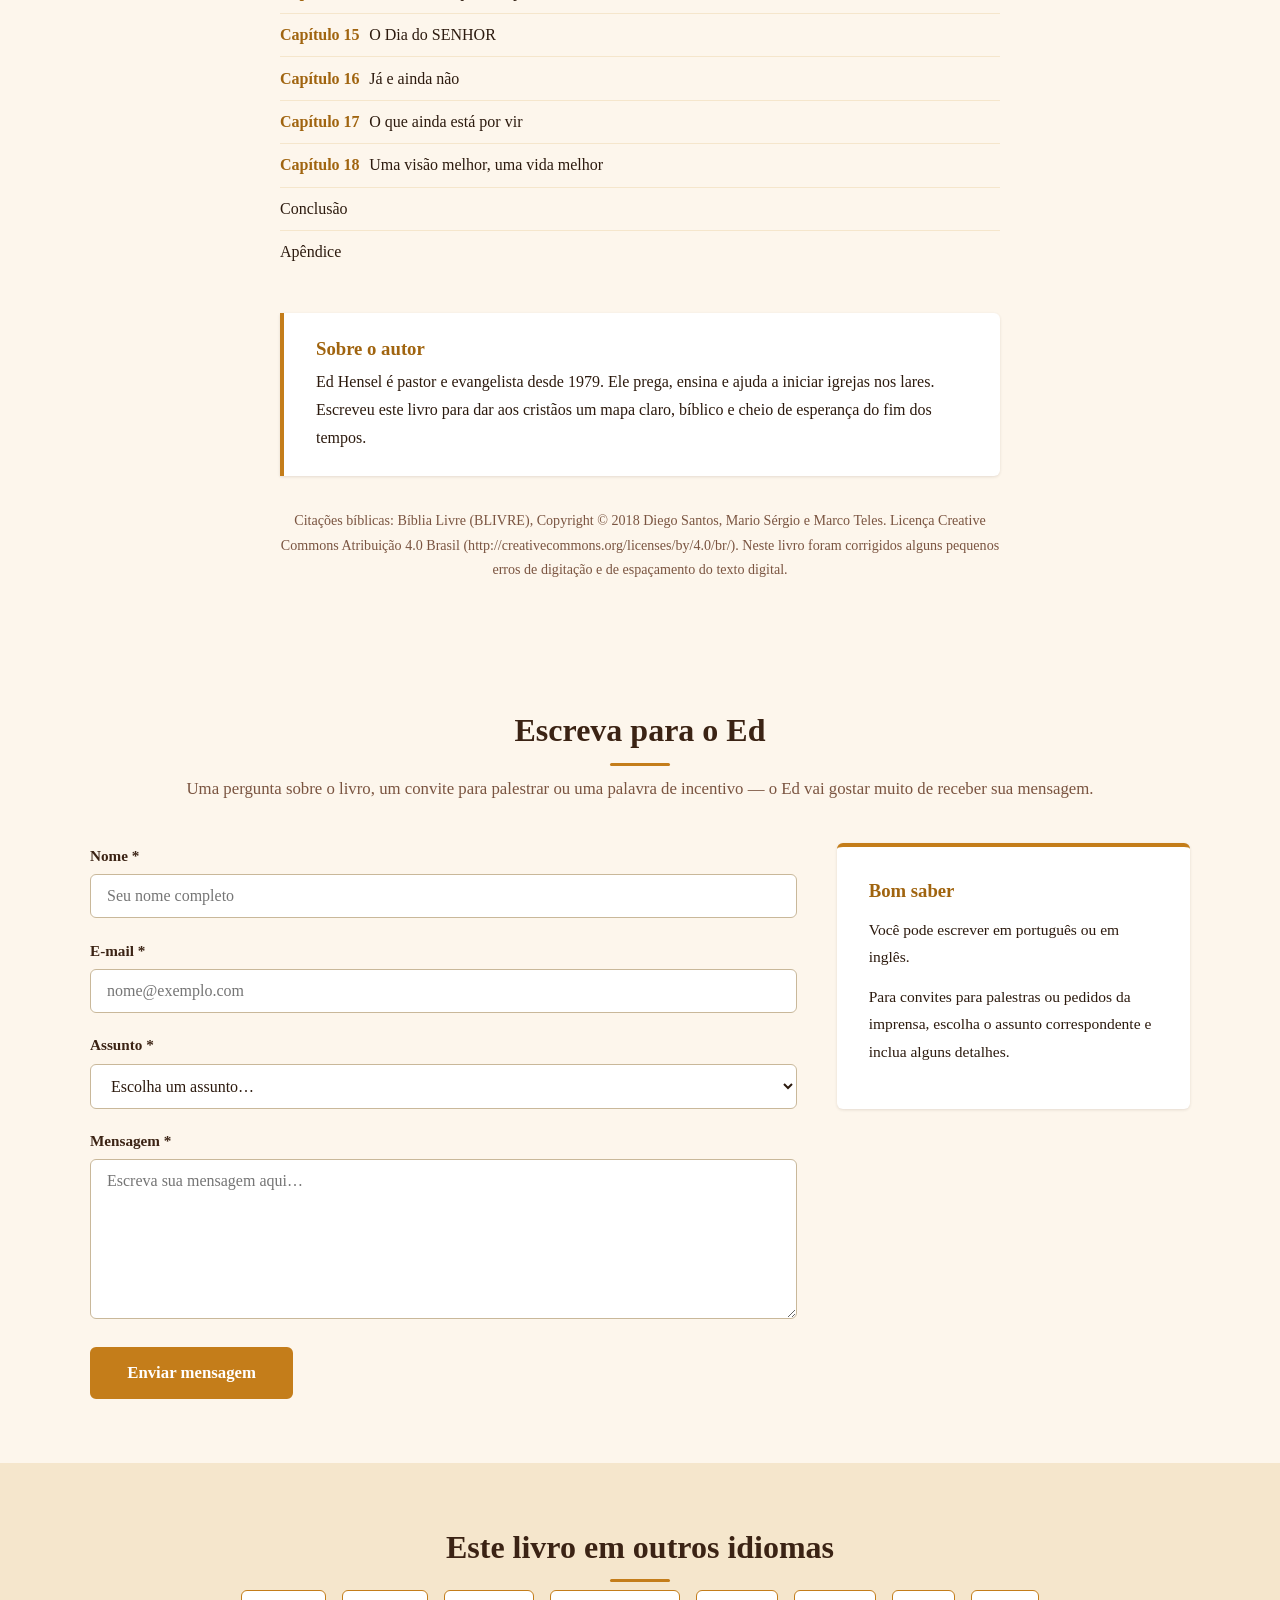
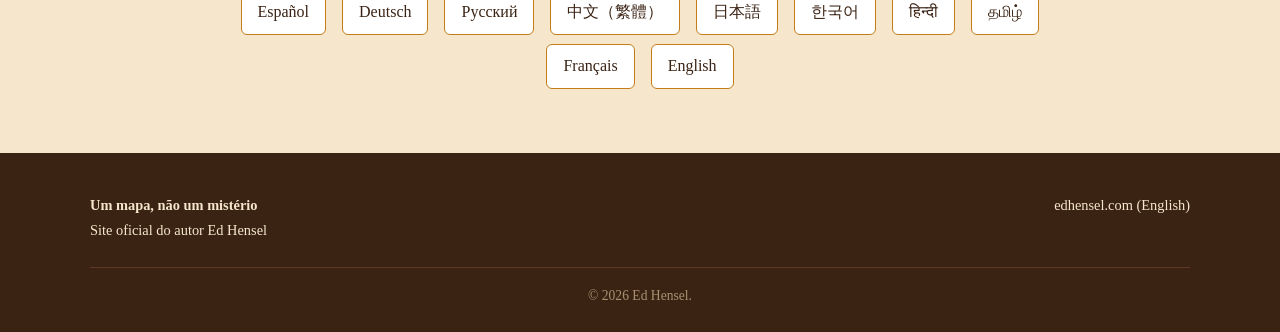
<file: pt/index.html>
<!DOCTYPE html>
<html lang="pt-BR">
<head>
  <meta charset="UTF-8">
  <meta name="viewport" content="width=device-width, initial-scale=1.0">
  <title>Um mapa, não um mistério: O que a Bíblia realmente diz sobre o fim dos tempos — Ed Hensel</title>
  <meta name="description" content="Cansou dos calendários de luas de sangue, das contagens regressivas para o arrebatamento e dos gráficos proféticos que vivem sendo revisados? Um mapa, não">
  <link rel="canonical" href="https://edhensel.com/pt/">
  <link rel="alternate" hreflang="es" href="https://edhensel.com/es/">
  <link rel="alternate" hreflang="pt-BR" href="https://edhensel.com/pt/">
  <link rel="alternate" hreflang="de" href="https://edhensel.com/de/">
  <link rel="alternate" hreflang="ru" href="https://edhensel.com/ru/">
  <link rel="alternate" hreflang="zh-Hant" href="https://edhensel.com/zh/">
  <link rel="alternate" hreflang="ja" href="https://edhensel.com/ja/">
  <link rel="alternate" hreflang="ko" href="https://edhensel.com/ko/">
  <link rel="alternate" hreflang="hi" href="https://edhensel.com/hi/">
  <link rel="alternate" hreflang="ta" href="https://edhensel.com/ta/">
  <link rel="alternate" hreflang="fr" href="https://edhensel.com/fr/">
  <link rel="alternate" hreflang="en" href="https://edhensel.com/book.html">
  <link rel="alternate" hreflang="x-default" href="https://edhensel.com/book.html">
  <meta property="og:title" content="Um mapa, não um mistério: O que a Bíblia realmente diz sobre o fim dos tempos">
  <meta property="og:description" content="Cansou dos calendários de luas de sangue, das contagens regressivas para o arrebatamento e dos gráficos proféticos que vivem sendo revisados? Um mapa, não">
  <meta property="og:type" content="book">
  <meta property="og:url" content="https://edhensel.com/pt/">
  <meta property="og:image" content="https://edhensel.com/pt/cover.jpg">
  <meta name="twitter:card" content="summary_large_image">
  <meta name="author" content="Ed Hensel">
  <link rel="icon" href="../favicon.svg" type="image/svg+xml">
  <link rel="stylesheet" href="../styles.css?v=20261105">
  <script type="application/ld+json">{"@context": "https://schema.org", "@type": "Book", "name": "Um mapa, não um mistério: O que a Bíblia realmente diz sobre o fim dos tempos", "author": {"@type": "Person", "name": "Ed Hensel"}, "inLanguage": "pt-BR", "image": "https://edhensel.com/pt/cover.jpg", "url": "https://edhensel.com/pt/"}</script>
  <style>
    .hp { position: absolute; left: -9999px; width: 1px; height: 1px; overflow: hidden; }
    .form-status { margin-top: 1rem; padding: 1rem 1.2rem; border-radius: 6px; font-size: 1.02rem; }
    .form-status--ok { background: #eef6ee; border: 1px solid #9cc79c; color: #1f4d1f; }
    .form-status--err { background: #fbeeee; border: 1px solid #d9a3a3; color: #6b1f1f; }
    @media (max-width: 480px) {   /* three header links (contact, languages, English) must fit on a phone */
      .nav-wrapper { gap: .75rem; }
      .site-logo { white-space: normal; font-size: 1rem; line-height: 1.25; }
      .main-nav--lang ul { gap: .75rem; }
      .main-nav--lang a { font-size: .85rem; letter-spacing: 0; white-space: nowrap; }
    }
  </style>
</head>
<body>
  <a class="skip-link" href="#main">Um mapa, não um mistério</a>
  <header class="site-header">
    <div class="nav-wrapper">
      <a href="./" class="site-logo">Um mapa, não um mistério</a>
      <nav class="main-nav main-nav--lang" aria-label="Este livro em outros idiomas">
        <ul><li><a href="#contact">Contato</a></li><li><a href="#languages">Português &#9662;</a></li><li><a href="../book.html" lang="en" hreflang="en">English</a></li></ul>
      </nav>
    </div>
  </header>
  <main id="main">
    <section class="page-banner">
      <div class="container">
        <h1>Um mapa, não um mistério</h1>
        <p class="page-banner__sub">O que a Bíblia realmente diz sobre o fim dos tempos</p>
      </div>
    </section>
    <section class="section">
      <div class="container">
        <div class="book-showcase">
          <div class="book-showcase__cover">
            <img src="cover.jpg" alt="Um mapa, não um mistério — Ed Hensel" width="350" height="560">
          </div>
          <div class="book-showcase__info">
            <h2>Um mapa, não um mistério</h2>
            <p class="byline">O que a Bíblia realmente diz sobre o fim dos tempos<br>por Ed Hensel</p>
            <p class="book-meta">eBook Kindle &bull; Audiolivro gratuito</p>
            
            <div class="book-actions"><a href="https://www.amazon.com.br/dp/B0HQHQPLXH" class="btn" rel="noopener" target="_blank">Kindle na Amazon</a><a href="#listen" class="btn btn-outline">&#9654;&#xFE0E;&ensp;Ouvir grátis</a></div>
          </div>
        </div>
        <div class="book-description"><p>Cansou dos calendários de luas de sangue, das contagens regressivas para o arrebatamento e dos gráficos proféticos que vivem sendo revisados?</p><p><em>Um mapa, não um mistério</em> é para todo cristão que já saiu de uma pregação sobre o fim dos tempos mais confuso do que esperançoso.</p><p>O livro parte de três perspectivas interligadas que formaram a corrente principal do pensamento cristão por quinze séculos, antes que John Nelson Darby introduzisse algo muito diferente na década de 1830. Ele mostra que muito do que é vendido como profecia futura já se cumpriu em uma história datada e comprovada — e que isso não diminui a sua esperança, mas a torna maior, mais sólida e mais alegre.</p><p><strong>O que você vai descobrir:</strong></p><ul><li>Um estudo versículo por versículo de Mateus 24</li><li>O impressionante relato de testemunhas oculares da queda de Jerusalém em 70 d.C.</li><li>A identidade da besta e o significado do 666</li><li>O argumento amilenista do reinado atual de Cristo</li><li>A fidelidade duradoura de Deus para com o povo de Israel em Romanos 9 a 11</li><li>Quatro grandes realidades que ainda virão: a volta corporal de Cristo, a ressurreição geral, o juízo final e a nova criação</li></ul><p>Perfeito para pequenos grupos: cada capítulo termina com perguntas para reflexão e discussão.</p></div>
      </div>
    </section>
    <section class="section section--alt listen" id="listen">
      <div class="container">
        <h2 class="section-title">Ouça o audiolivro de graça</h2>
        <p class="section-subtitle">Versão integral, capítulo por capítulo</p>
        <div class="listen-player"><div class="video-frame">
            <iframe src="https://www.youtube-nocookie.com/embed/videoseries?list=PLbJ_CRpdiZXY&amp;rel=0&amp;playsinline=1"
              title="Um mapa, não um mistério — Audiolivro gratuito" loading="lazy"
              allow="accelerometer; autoplay; clipboard-write; encrypted-media; gyroscope; picture-in-picture; web-share"
              referrerpolicy="strict-origin-when-cross-origin" allowfullscreen></iframe></div></div>
          <p class="listen-note">Novos capítulos são publicados toda semana. Inscreva-se no canal para não perder nenhum.<br>
            <a href="https://www.youtube.com/playlist?list=PLbJ_CRpdiZXY" rel="noopener" target="_blank">Ver a playlist no YouTube</a> &bull;
            <a href="https://www.youtube.com/channel/UCTuQ1PNNx_oqnWpW9nj3YUw" rel="noopener" target="_blank">Ir para o canal no YouTube</a></p>
      </div>
    </section>
    <section class="section">
      <div class="container">
        <h2 class="section-title">Conteúdo do livro</h2>
        <ol class="toc-list"><li>Introdução</li><li><span class="toc-list__kind">Capítulo 1</span> Um mapa, não um mistério</li><li><span class="toc-list__kind">Capítulo 2</span> Como ler a profecia do jeito que Jesus lia</li><li><span class="toc-list__kind">Capítulo 3</span> Três chaves que abrem todas as portas</li><li><span class="toc-list__kind">Capítulo 4</span> “Esta geração”</li><li><span class="toc-list__kind">Capítulo 5</span> O Sermão do Monte das Oliveiras</li><li><span class="toc-list__kind">Capítulo 6</span> Quando a história confirmou a profecia</li><li><span class="toc-list__kind">Capítulo 7</span> Vindo sobre as nuvens</li><li><span class="toc-list__kind">Capítulo 8</span> O Dia do Senhor ainda não chegou</li><li><span class="toc-list__kind">Capítulo 9</span> Desvendando o Apocalipse: comece pela data</li><li><span class="toc-list__kind">Capítulo 10</span> Babilônia, a besta e o 666 decifrados</li><li><span class="toc-list__kind">Capítulo 11</span> Os mil anos</li><li><span class="toc-list__kind">Capítulo 12</span> Uma oliveira, uma família</li><li><span class="toc-list__kind">Capítulo 13</span> As setenta semanas de Daniel</li><li><span class="toc-list__kind">Capítulo 14</span> A terra, o Templo e as promessas</li><li><span class="toc-list__kind">Capítulo 15</span> O Dia do SENHOR</li><li><span class="toc-list__kind">Capítulo 16</span> Já e ainda não</li><li><span class="toc-list__kind">Capítulo 17</span> O que ainda está por vir</li><li><span class="toc-list__kind">Capítulo 18</span> Uma visão melhor, uma vida melhor</li><li>Conclusão</li><li>Apêndice</li></ol>
        <div class="small-group-note">
          <h3>Sobre o autor</h3>
          <p>Ed Hensel é pastor e evangelista desde 1979. Ele prega, ensina e ajuda a iniciar igrejas nos lares. Escreveu este livro para dar aos cristãos um mapa claro, bíblico e cheio de esperança do fim dos tempos.</p>
        </div>
        <p class="bible-notice">Citações bíblicas: Bíblia Livre (BLIVRE), Copyright © 2018 Diego Santos, Mario Sérgio e Marco Teles. Licença Creative Commons Atribuição 4.0 Brasil (http://creativecommons.org/licenses/by/4.0/br/). Neste livro foram corrigidos alguns pequenos erros de digitação e de espaçamento do texto digital.</p>
      </div>
    </section>
    <section class="section" id="contact" aria-labelledby="contact-title">
      <div class="container">
        <h2 class="section-title" id="contact-title">Escreva para o Ed</h2>
        <p class="section-subtitle">Uma pergunta sobre o livro, um convite para palestrar ou uma palavra de incentivo — o Ed vai gostar muito de receber sua mensagem.</p>
        <div class="contact-grid">
          <div class="contact-form-wrapper">
            <form class="contact-form" id="contact-form" action="https://formspree.io/f/mbdpqqwb" method="POST">
              <input type="hidden" name="_subject" value="edhensel.com/pt/ contact form (Portuguese)">
              <input type="hidden" name="page" value="edhensel.com/pt/ (Portuguese)">
              <input type="text" name="_gotcha" tabindex="-1" autocomplete="off" aria-hidden="true" class="hp">
              <label for="name">Nome <span aria-hidden="true">*</span></label>
              <input type="text" id="name" name="name" required autocomplete="name" placeholder="Seu nome completo">
              <label for="email">E-mail <span aria-hidden="true">*</span></label>
              <input type="email" id="email" name="email" required autocomplete="email" placeholder="nome@exemplo.com">
              <label for="subject">Assunto <span aria-hidden="true">*</span></label>
              <select id="subject" name="subject" required>
                <option value="" disabled selected>Escolha um assunto…</option><option value="Book Question">Pergunta sobre o livro</option><option value="Speaking Inquiry">Convite para palestra</option><option value="Media Request">Pedido da imprensa</option><option value="General Message">Mensagem geral</option>
              </select>
              <label for="message">Mensagem <span aria-hidden="true">*</span></label>
              <textarea id="message" name="message" required placeholder="Escreva sua mensagem aqui…"></textarea>
              <button type="submit" class="btn" data-sending="Enviando…">Enviar mensagem</button>
            </form>
            <p class="form-status" id="form-status" role="status" tabindex="-1" hidden
               data-ok="Obrigado! Sua mensagem foi enviada." data-err="Desculpe, não foi possível enviar a mensagem. Tente novamente mais tarde."></p>
          </div>
          <div class="contact-info-wrapper">
            <div class="contact-info-box">
              <h3>Bom saber</h3>
              <p>Você pode escrever em português ou em inglês.</p>
              <p>Para convites para palestras ou pedidos da imprensa, escolha o assunto correspondente e inclua alguns detalhes.</p>
            </div>
          </div>
        </div>
      </div>
    </section>
    <section class="section section--alt" id="languages">
      <div class="container">
        <h2 class="section-title">Este livro em outros idiomas</h2>
        <ul class="lang-list"><li><a href="../es/" hreflang="es" lang="es">Español</a></li><li><a href="../de/" hreflang="de" lang="de">Deutsch</a></li><li><a href="../ru/" hreflang="ru" lang="ru">Русский</a></li><li><a href="../zh/" hreflang="zh-Hant" lang="zh-Hant">中文（繁體）</a></li><li><a href="../ja/" hreflang="ja" lang="ja">日本語</a></li><li><a href="../ko/" hreflang="ko" lang="ko">한국어</a></li><li><a href="../hi/" hreflang="hi" lang="hi">हिन्दी</a></li><li><a href="../ta/" hreflang="ta" lang="ta">தமிழ்</a></li><li><a href="../fr/" hreflang="fr" lang="fr">Français</a></li><li><a href="../book.html" hreflang="en" lang="en">English</a></li></ul>
      </div>
    </section>
  </main>
  <footer class="site-footer">
    <div class="container">
      <div class="footer-inner">
        <div class="footer-brand"><strong>Um mapa, não um mistério</strong><br>Site oficial do autor Ed Hensel</div>
        <nav class="footer-nav" aria-label="Este livro em outros idiomas"><ul><li><a href="../index.html" lang="en">edhensel.com (English)</a></li></ul></nav>
      </div>
      <p class="footer-copy">&copy; 2026 Ed Hensel.</p>
    </div>
  </footer>
  <script>
    (function () {
      var f = document.getElementById('contact-form'), st = document.getElementById('form-status');
      if (!f || !st || !window.fetch || !window.FormData) return;
      f.addEventListener('submit', function (ev) {
        ev.preventDefault();
        var b = f.querySelector('button[type=submit]'), label = b.textContent;
        b.disabled = true; b.textContent = b.getAttribute('data-sending'); st.hidden = true;
        fetch(f.action, { method: 'POST', body: new FormData(f), headers: { 'Accept': 'application/json' } })
          .then(function (r) {
            if (!r.ok) throw new Error(r.status);
            f.reset(); f.hidden = true;
            st.textContent = st.getAttribute('data-ok'); st.className = 'form-status form-status--ok';
          })
          .catch(function () {
            st.textContent = st.getAttribute('data-err'); st.className = 'form-status form-status--err';
          })
          .then(function () { b.disabled = false; b.textContent = label; st.hidden = false; st.focus(); });
      });
    })();
  </script>
</body>
</html>
</file>
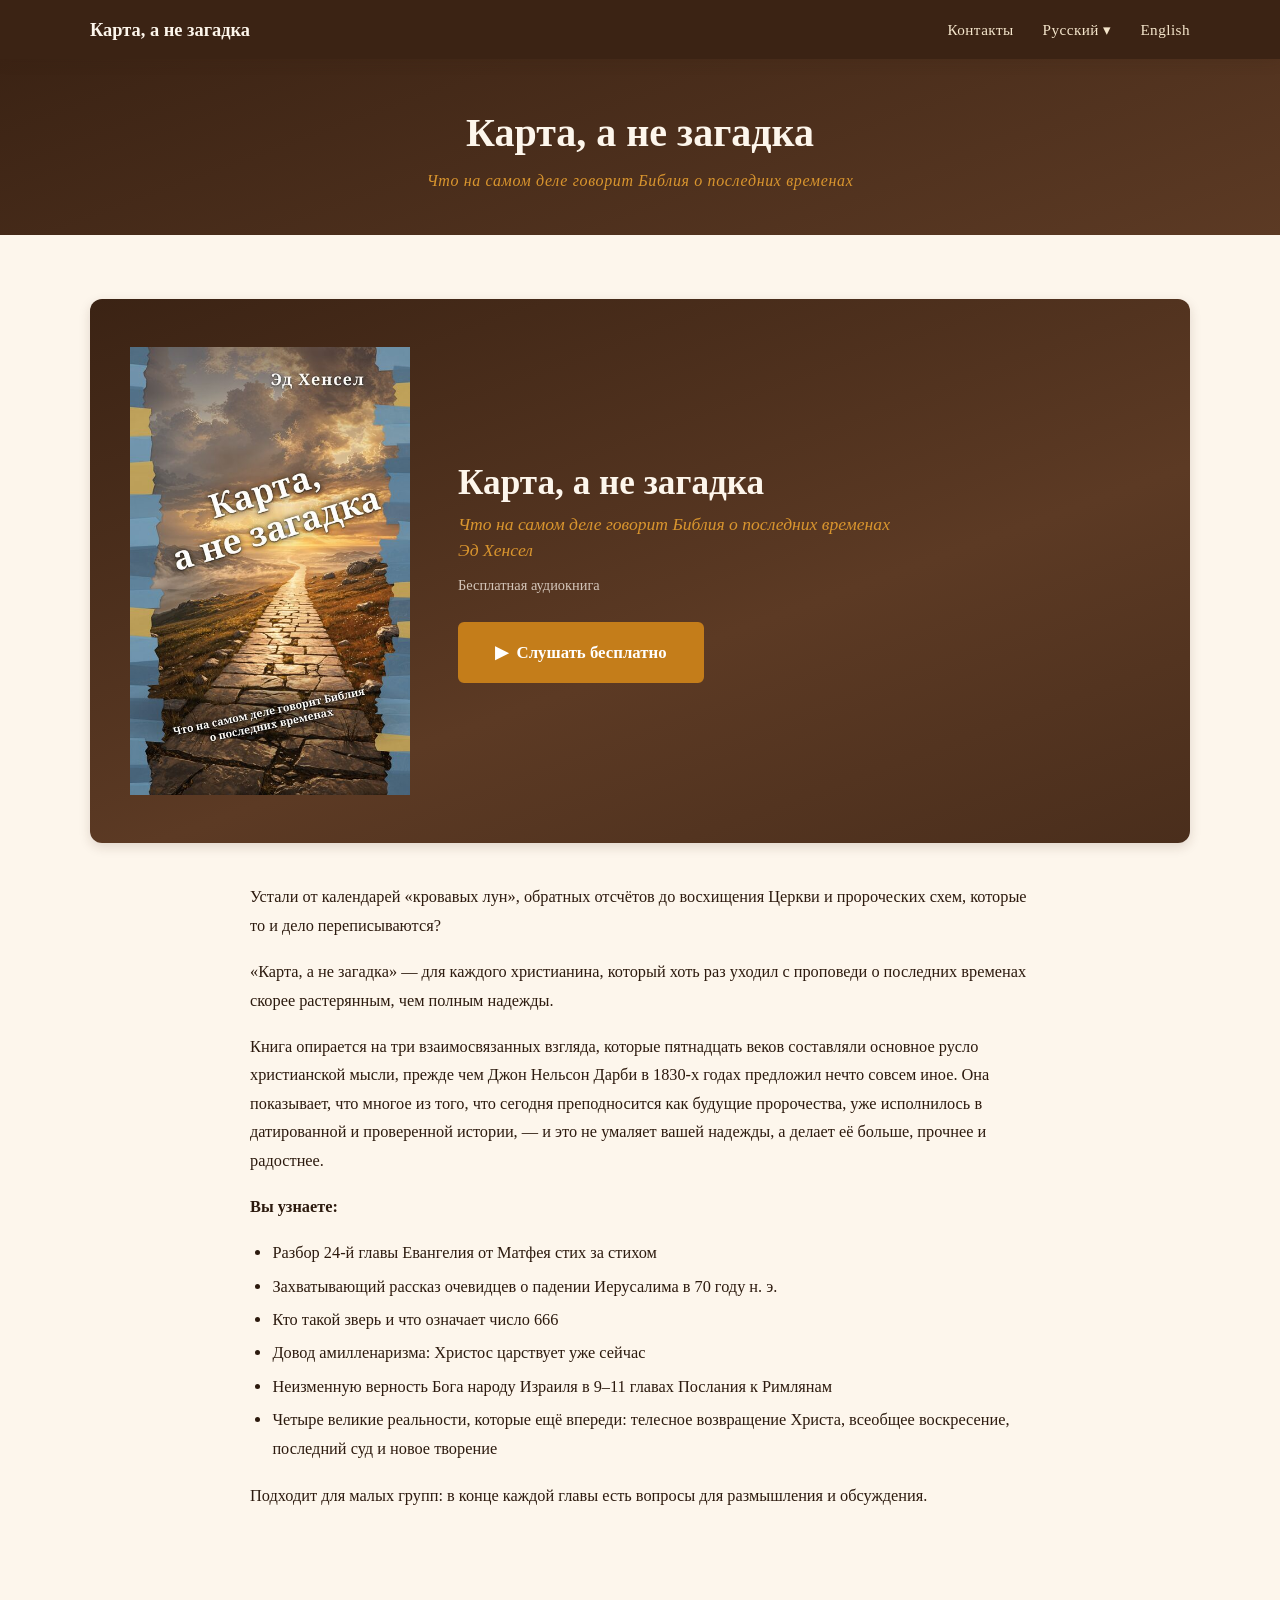
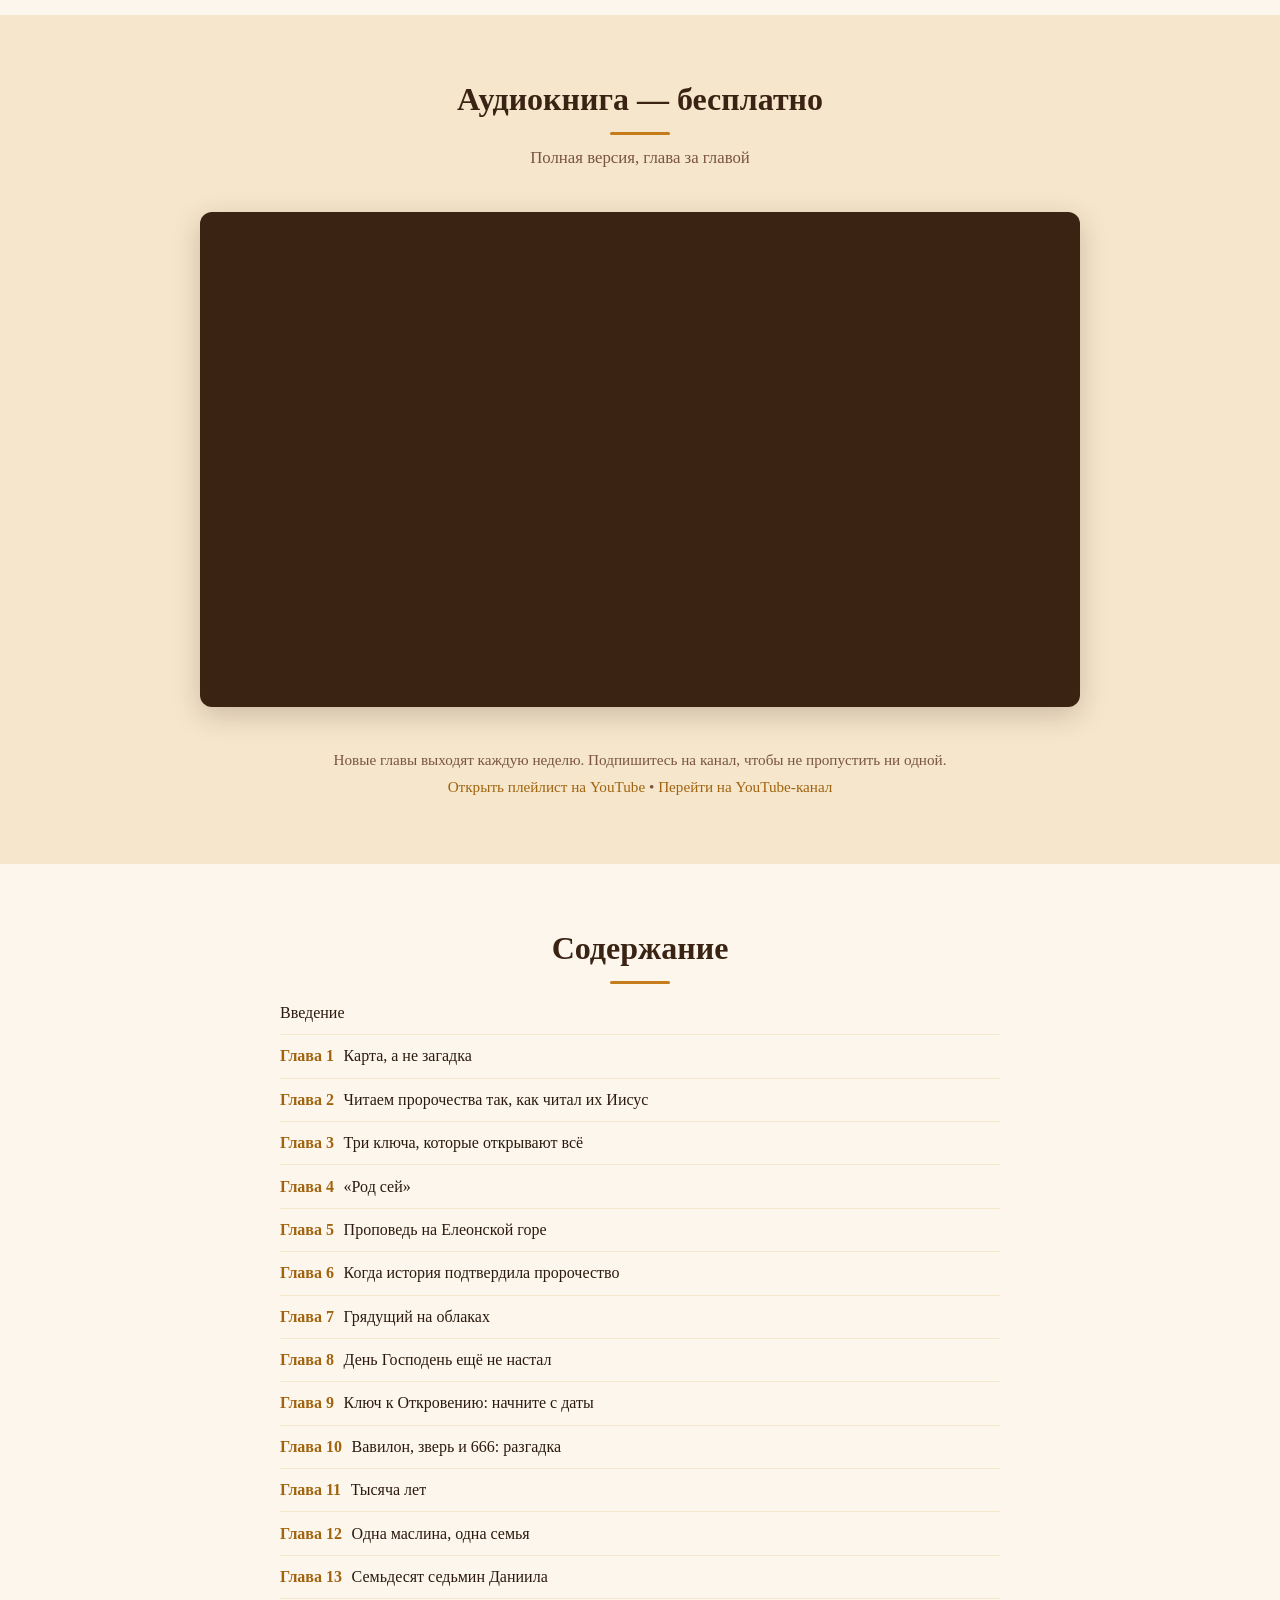
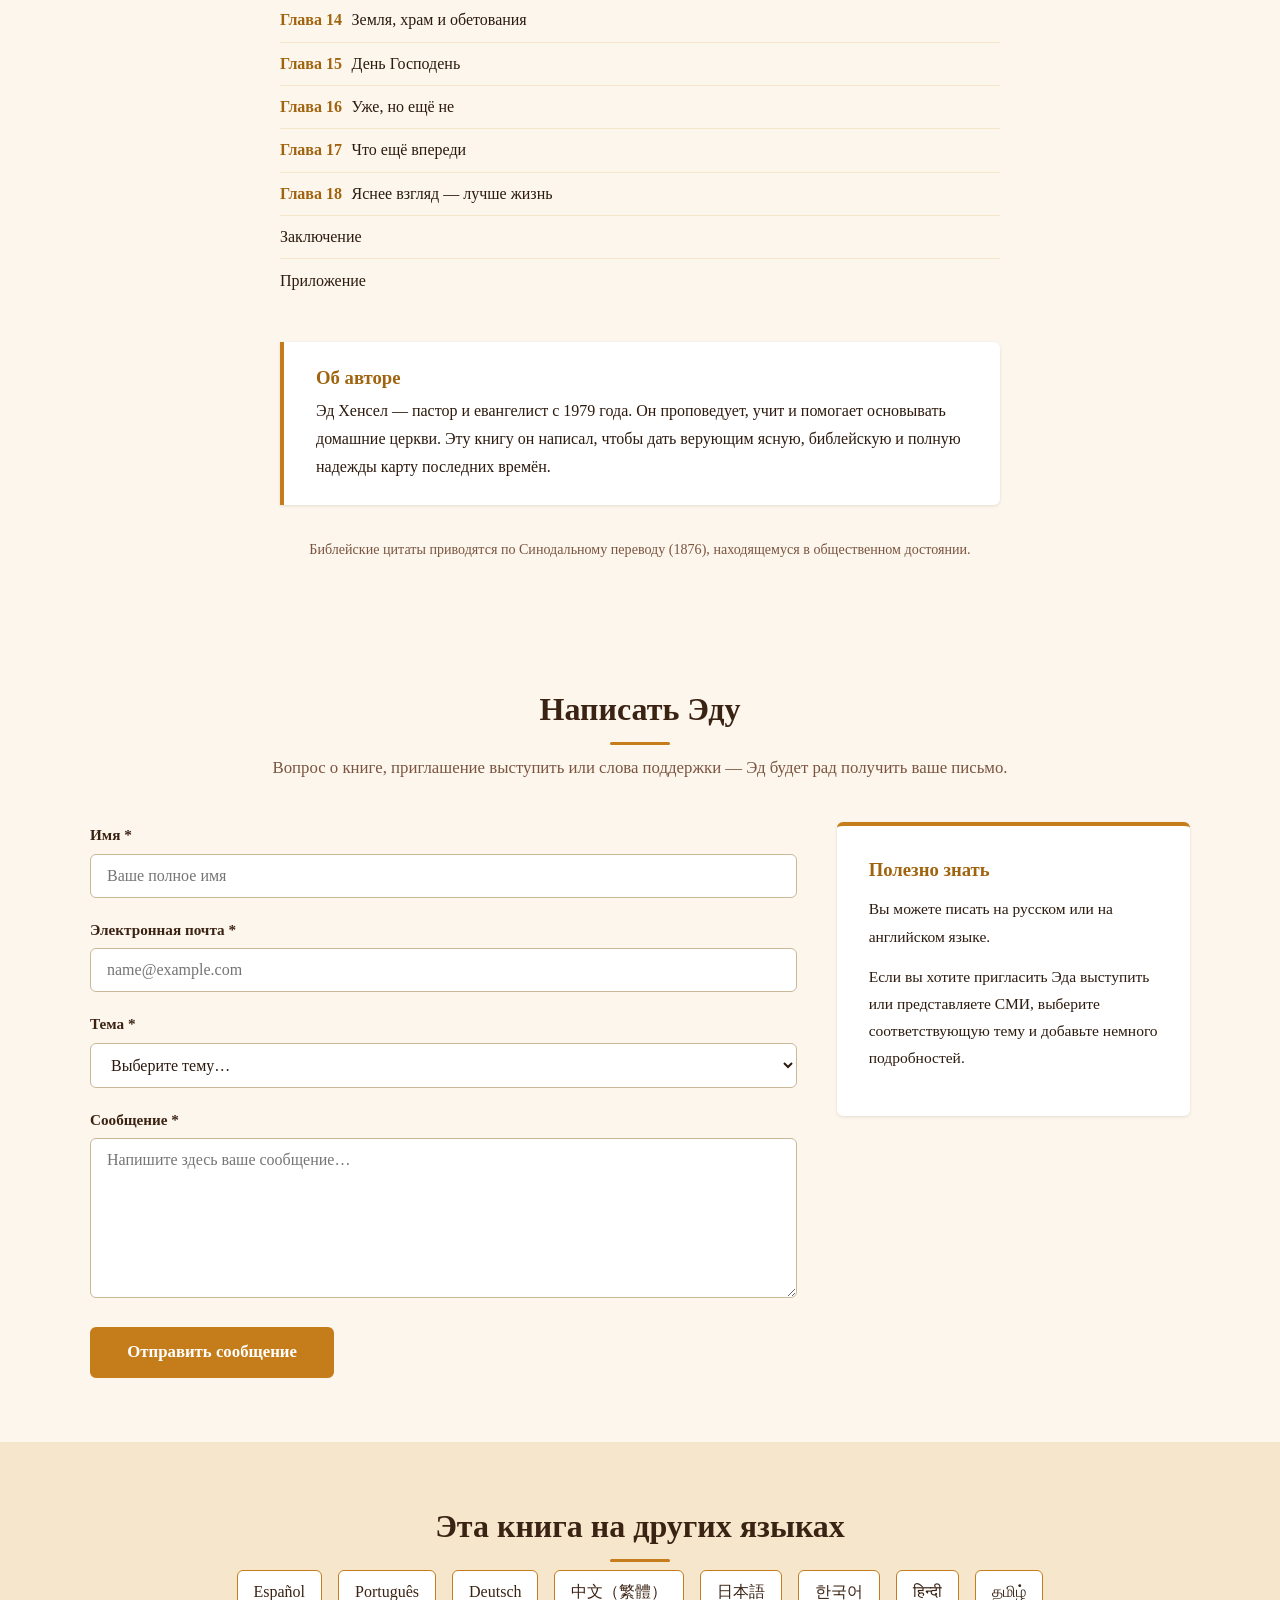
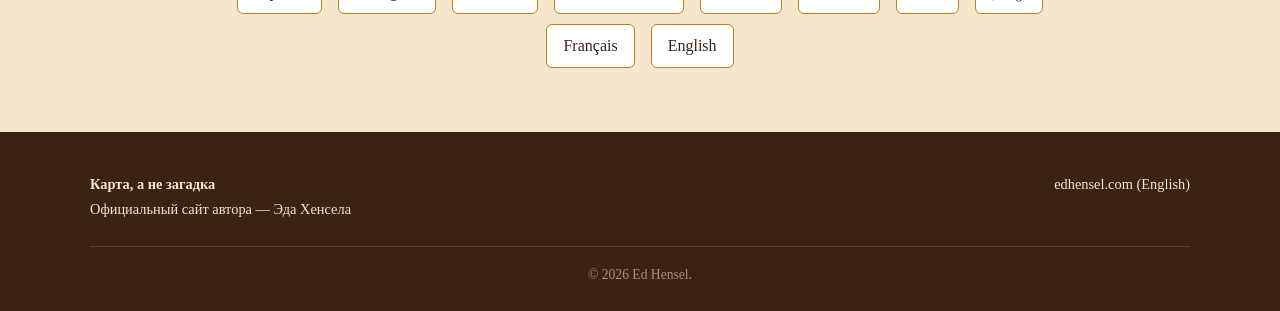
<file: ru/index.html>
<!DOCTYPE html>
<html lang="ru">
<head>
  <meta charset="UTF-8">
  <meta name="viewport" content="width=device-width, initial-scale=1.0">
  <title>Карта, а не загадка: Что на самом деле говорит Библия о последних временах — Эд Хенсел</title>
  <meta name="description" content="Устали от календарей «кровавых лун», обратных отсчётов до восхищения Церкви и пророческих схем, которые то и дело переписываются? «Карта, а не загадка» —">
  <link rel="canonical" href="https://edhensel.com/ru/">
  <link rel="alternate" hreflang="es" href="https://edhensel.com/es/">
  <link rel="alternate" hreflang="pt-BR" href="https://edhensel.com/pt/">
  <link rel="alternate" hreflang="de" href="https://edhensel.com/de/">
  <link rel="alternate" hreflang="ru" href="https://edhensel.com/ru/">
  <link rel="alternate" hreflang="zh-Hant" href="https://edhensel.com/zh/">
  <link rel="alternate" hreflang="ja" href="https://edhensel.com/ja/">
  <link rel="alternate" hreflang="ko" href="https://edhensel.com/ko/">
  <link rel="alternate" hreflang="hi" href="https://edhensel.com/hi/">
  <link rel="alternate" hreflang="ta" href="https://edhensel.com/ta/">
  <link rel="alternate" hreflang="fr" href="https://edhensel.com/fr/">
  <link rel="alternate" hreflang="en" href="https://edhensel.com/book.html">
  <link rel="alternate" hreflang="x-default" href="https://edhensel.com/book.html">
  <meta property="og:title" content="Карта, а не загадка: Что на самом деле говорит Библия о последних временах">
  <meta property="og:description" content="Устали от календарей «кровавых лун», обратных отсчётов до восхищения Церкви и пророческих схем, которые то и дело переписываются? «Карта, а не загадка» —">
  <meta property="og:type" content="book">
  <meta property="og:url" content="https://edhensel.com/ru/">
  <meta property="og:image" content="https://edhensel.com/ru/cover.jpg">
  <meta name="twitter:card" content="summary_large_image">
  <meta name="author" content="Ed Hensel">
  <link rel="icon" href="../favicon.svg" type="image/svg+xml">
  <link rel="stylesheet" href="../styles.css?v=20261105">
  <script type="application/ld+json">{"@context": "https://schema.org", "@type": "Book", "name": "Карта, а не загадка: Что на самом деле говорит Библия о последних временах", "author": {"@type": "Person", "name": "Ed Hensel"}, "inLanguage": "ru", "image": "https://edhensel.com/ru/cover.jpg", "url": "https://edhensel.com/ru/"}</script>
  <style>
    .hp { position: absolute; left: -9999px; width: 1px; height: 1px; overflow: hidden; }
    .form-status { margin-top: 1rem; padding: 1rem 1.2rem; border-radius: 6px; font-size: 1.02rem; }
    .form-status--ok { background: #eef6ee; border: 1px solid #9cc79c; color: #1f4d1f; }
    .form-status--err { background: #fbeeee; border: 1px solid #d9a3a3; color: #6b1f1f; }
    @media (max-width: 480px) {   /* three header links (contact, languages, English) must fit on a phone */
      .nav-wrapper { gap: .75rem; }
      .site-logo { white-space: normal; font-size: 1rem; line-height: 1.25; }
      .main-nav--lang ul { gap: .75rem; }
      .main-nav--lang a { font-size: .85rem; letter-spacing: 0; white-space: nowrap; }
    }
  </style>
</head>
<body>
  <a class="skip-link" href="#main">Карта, а не загадка</a>
  <header class="site-header">
    <div class="nav-wrapper">
      <a href="./" class="site-logo">Карта, а не загадка</a>
      <nav class="main-nav main-nav--lang" aria-label="Эта книга на других языках">
        <ul><li><a href="#contact">Контакты</a></li><li><a href="#languages">Русский &#9662;</a></li><li><a href="../book.html" lang="en" hreflang="en">English</a></li></ul>
      </nav>
    </div>
  </header>
  <main id="main">
    <section class="page-banner">
      <div class="container">
        <h1>Карта, а не загадка</h1>
        <p class="page-banner__sub">Что на самом деле говорит Библия о последних временах</p>
      </div>
    </section>
    <section class="section">
      <div class="container">
        <div class="book-showcase">
          <div class="book-showcase__cover">
            <img src="cover.jpg" alt="Карта, а не загадка — Эд Хенсел" width="350" height="560">
          </div>
          <div class="book-showcase__info">
            <h2>Карта, а не загадка</h2>
            <p class="byline">Что на самом деле говорит Библия о последних временах<br>Эд Хенсел</p>
            <p class="book-meta">Бесплатная аудиокнига</p>
            
            <div class="book-actions"><a href="#listen" class="btn">&#9654;&#xFE0E;&ensp;Слушать бесплатно</a></div>
          </div>
        </div>
        <div class="book-description"><p>Устали от календарей «кровавых лун», обратных отсчётов до восхищения Церкви и пророческих схем, которые то и дело переписываются?</p><p>«Карта, а не загадка» — для каждого христианина, который хоть раз уходил с проповеди о последних временах скорее растерянным, чем полным надежды.</p><p>Книга опирается на три взаимосвязанных взгляда, которые пятнадцать веков составляли основное русло христианской мысли, прежде чем Джон Нельсон Дарби в 1830-х годах предложил нечто совсем иное. Она показывает, что многое из того, что сегодня преподносится как будущие пророчества, уже исполнилось в датированной и проверенной истории, — и это не умаляет вашей надежды, а делает её больше, прочнее и радостнее.</p><p><strong>Вы узнаете:</strong></p><ul><li>Разбор 24-й главы Евангелия от Матфея стих за стихом</li><li>Захватывающий рассказ очевидцев о падении Иерусалима в 70 году н. э.</li><li>Кто такой зверь и что означает число 666</li><li>Довод амилленаризма: Христос царствует уже сейчас</li><li>Неизменную верность Бога народу Израиля в 9–11 главах Послания к Римлянам</li><li>Четыре великие реальности, которые ещё впереди: телесное возвращение Христа, всеобщее воскресение, последний суд и новое творение</li></ul><p>Подходит для малых групп: в конце каждой главы есть вопросы для размышления и обсуждения.</p></div>
      </div>
    </section>
    <section class="section section--alt listen" id="listen">
      <div class="container">
        <h2 class="section-title">Аудиокнига — бесплатно</h2>
        <p class="section-subtitle">Полная версия, глава за главой</p>
        <div class="listen-player"><div class="video-frame">
            <iframe src="https://www.youtube-nocookie.com/embed/videoseries?list=PLFE3CYJjCRZQ&amp;rel=0&amp;playsinline=1"
              title="Карта, а не загадка — бесплатная аудиокнига" loading="lazy"
              allow="accelerometer; autoplay; clipboard-write; encrypted-media; gyroscope; picture-in-picture; web-share"
              referrerpolicy="strict-origin-when-cross-origin" allowfullscreen></iframe></div></div>
          <p class="listen-note">Новые главы выходят каждую неделю. Подпишитесь на канал, чтобы не пропустить ни одной.<br>
            <a href="https://www.youtube.com/playlist?list=PLFE3CYJjCRZQ" rel="noopener" target="_blank">Открыть плейлист на YouTube</a> &bull;
            <a href="https://www.youtube.com/channel/UC0GvTcLE055X9muFTYyNhrg" rel="noopener" target="_blank">Перейти на YouTube-канал</a></p>
      </div>
    </section>
    <section class="section">
      <div class="container">
        <h2 class="section-title">Содержание</h2>
        <ol class="toc-list"><li>Введение</li><li><span class="toc-list__kind">Глава 1</span> Карта, а не загадка</li><li><span class="toc-list__kind">Глава 2</span> Читаем пророчества так, как читал их Иисус</li><li><span class="toc-list__kind">Глава 3</span> Три ключа, которые открывают всё</li><li><span class="toc-list__kind">Глава 4</span> «Род сей»</li><li><span class="toc-list__kind">Глава 5</span> Проповедь на Елеонской горе</li><li><span class="toc-list__kind">Глава 6</span> Когда история подтвердила пророчество</li><li><span class="toc-list__kind">Глава 7</span> Грядущий на облаках</li><li><span class="toc-list__kind">Глава 8</span> День Господень ещё не настал</li><li><span class="toc-list__kind">Глава 9</span> Ключ к Откровению: начните с даты</li><li><span class="toc-list__kind">Глава 10</span> Вавилон, зверь и 666: разгадка</li><li><span class="toc-list__kind">Глава 11</span> Тысяча лет</li><li><span class="toc-list__kind">Глава 12</span> Одна маслина, одна семья</li><li><span class="toc-list__kind">Глава 13</span> Семьдесят седьмин Даниила</li><li><span class="toc-list__kind">Глава 14</span> Земля, храм и обетования</li><li><span class="toc-list__kind">Глава 15</span> День Господень</li><li><span class="toc-list__kind">Глава 16</span> Уже, но ещё не</li><li><span class="toc-list__kind">Глава 17</span> Что ещё впереди</li><li><span class="toc-list__kind">Глава 18</span> Яснее взгляд — лучше жизнь</li><li>Заключение</li><li>Приложение</li></ol>
        <div class="small-group-note">
          <h3>Об авторе</h3>
          <p>Эд Хенсел — пастор и евангелист с 1979 года. Он проповедует, учит и помогает основывать домашние церкви. Эту книгу он написал, чтобы дать верующим ясную, библейскую и полную надежды карту последних времён.</p>
        </div>
        <p class="bible-notice">Библейские цитаты приводятся по Синодальному переводу (1876), находящемуся в общественном достоянии.</p>
      </div>
    </section>
    <section class="section" id="contact" aria-labelledby="contact-title">
      <div class="container">
        <h2 class="section-title" id="contact-title">Написать Эду</h2>
        <p class="section-subtitle">Вопрос о книге, приглашение выступить или слова поддержки — Эд будет рад получить ваше письмо.</p>
        <div class="contact-grid">
          <div class="contact-form-wrapper">
            <form class="contact-form" id="contact-form" action="https://formspree.io/f/mbdpqqwb" method="POST">
              <input type="hidden" name="_subject" value="edhensel.com/ru/ contact form (Russian)">
              <input type="hidden" name="page" value="edhensel.com/ru/ (Russian)">
              <input type="text" name="_gotcha" tabindex="-1" autocomplete="off" aria-hidden="true" class="hp">
              <label for="name">Имя <span aria-hidden="true">*</span></label>
              <input type="text" id="name" name="name" required autocomplete="name" placeholder="Ваше полное имя">
              <label for="email">Электронная почта <span aria-hidden="true">*</span></label>
              <input type="email" id="email" name="email" required autocomplete="email" placeholder="name@example.com">
              <label for="subject">Тема <span aria-hidden="true">*</span></label>
              <select id="subject" name="subject" required>
                <option value="" disabled selected>Выберите тему…</option><option value="Book Question">Вопрос о книге</option><option value="Speaking Inquiry">Приглашение выступить</option><option value="Media Request">Запрос от СМИ</option><option value="General Message">Общее сообщение</option>
              </select>
              <label for="message">Сообщение <span aria-hidden="true">*</span></label>
              <textarea id="message" name="message" required placeholder="Напишите здесь ваше сообщение…"></textarea>
              <button type="submit" class="btn" data-sending="Отправка…">Отправить сообщение</button>
            </form>
            <p class="form-status" id="form-status" role="status" tabindex="-1" hidden
               data-ok="Спасибо! Ваше сообщение отправлено." data-err="К сожалению, сообщение не удалось отправить. Пожалуйста, попробуйте позже."></p>
          </div>
          <div class="contact-info-wrapper">
            <div class="contact-info-box">
              <h3>Полезно знать</h3>
              <p>Вы можете писать на русском или на английском языке.</p>
              <p>Если вы хотите пригласить Эда выступить или представляете СМИ, выберите соответствующую тему и добавьте немного подробностей.</p>
            </div>
          </div>
        </div>
      </div>
    </section>
    <section class="section section--alt" id="languages">
      <div class="container">
        <h2 class="section-title">Эта книга на других языках</h2>
        <ul class="lang-list"><li><a href="../es/" hreflang="es" lang="es">Español</a></li><li><a href="../pt/" hreflang="pt-BR" lang="pt-BR">Português</a></li><li><a href="../de/" hreflang="de" lang="de">Deutsch</a></li><li><a href="../zh/" hreflang="zh-Hant" lang="zh-Hant">中文（繁體）</a></li><li><a href="../ja/" hreflang="ja" lang="ja">日本語</a></li><li><a href="../ko/" hreflang="ko" lang="ko">한국어</a></li><li><a href="../hi/" hreflang="hi" lang="hi">हिन्दी</a></li><li><a href="../ta/" hreflang="ta" lang="ta">தமிழ்</a></li><li><a href="../fr/" hreflang="fr" lang="fr">Français</a></li><li><a href="../book.html" hreflang="en" lang="en">English</a></li></ul>
      </div>
    </section>
  </main>
  <footer class="site-footer">
    <div class="container">
      <div class="footer-inner">
        <div class="footer-brand"><strong>Карта, а не загадка</strong><br>Официальный сайт автора — Эда Хенсела</div>
        <nav class="footer-nav" aria-label="Эта книга на других языках"><ul><li><a href="../index.html" lang="en">edhensel.com (English)</a></li></ul></nav>
      </div>
      <p class="footer-copy">&copy; 2026 Ed Hensel.</p>
    </div>
  </footer>
  <script>
    (function () {
      var f = document.getElementById('contact-form'), st = document.getElementById('form-status');
      if (!f || !st || !window.fetch || !window.FormData) return;
      f.addEventListener('submit', function (ev) {
        ev.preventDefault();
        var b = f.querySelector('button[type=submit]'), label = b.textContent;
        b.disabled = true; b.textContent = b.getAttribute('data-sending'); st.hidden = true;
        fetch(f.action, { method: 'POST', body: new FormData(f), headers: { 'Accept': 'application/json' } })
          .then(function (r) {
            if (!r.ok) throw new Error(r.status);
            f.reset(); f.hidden = true;
            st.textContent = st.getAttribute('data-ok'); st.className = 'form-status form-status--ok';
          })
          .catch(function () {
            st.textContent = st.getAttribute('data-err'); st.className = 'form-status form-status--err';
          })
          .then(function () { b.disabled = false; b.textContent = label; st.hidden = false; st.focus(); });
      });
    })();
  </script>
</body>
</html>
</file>
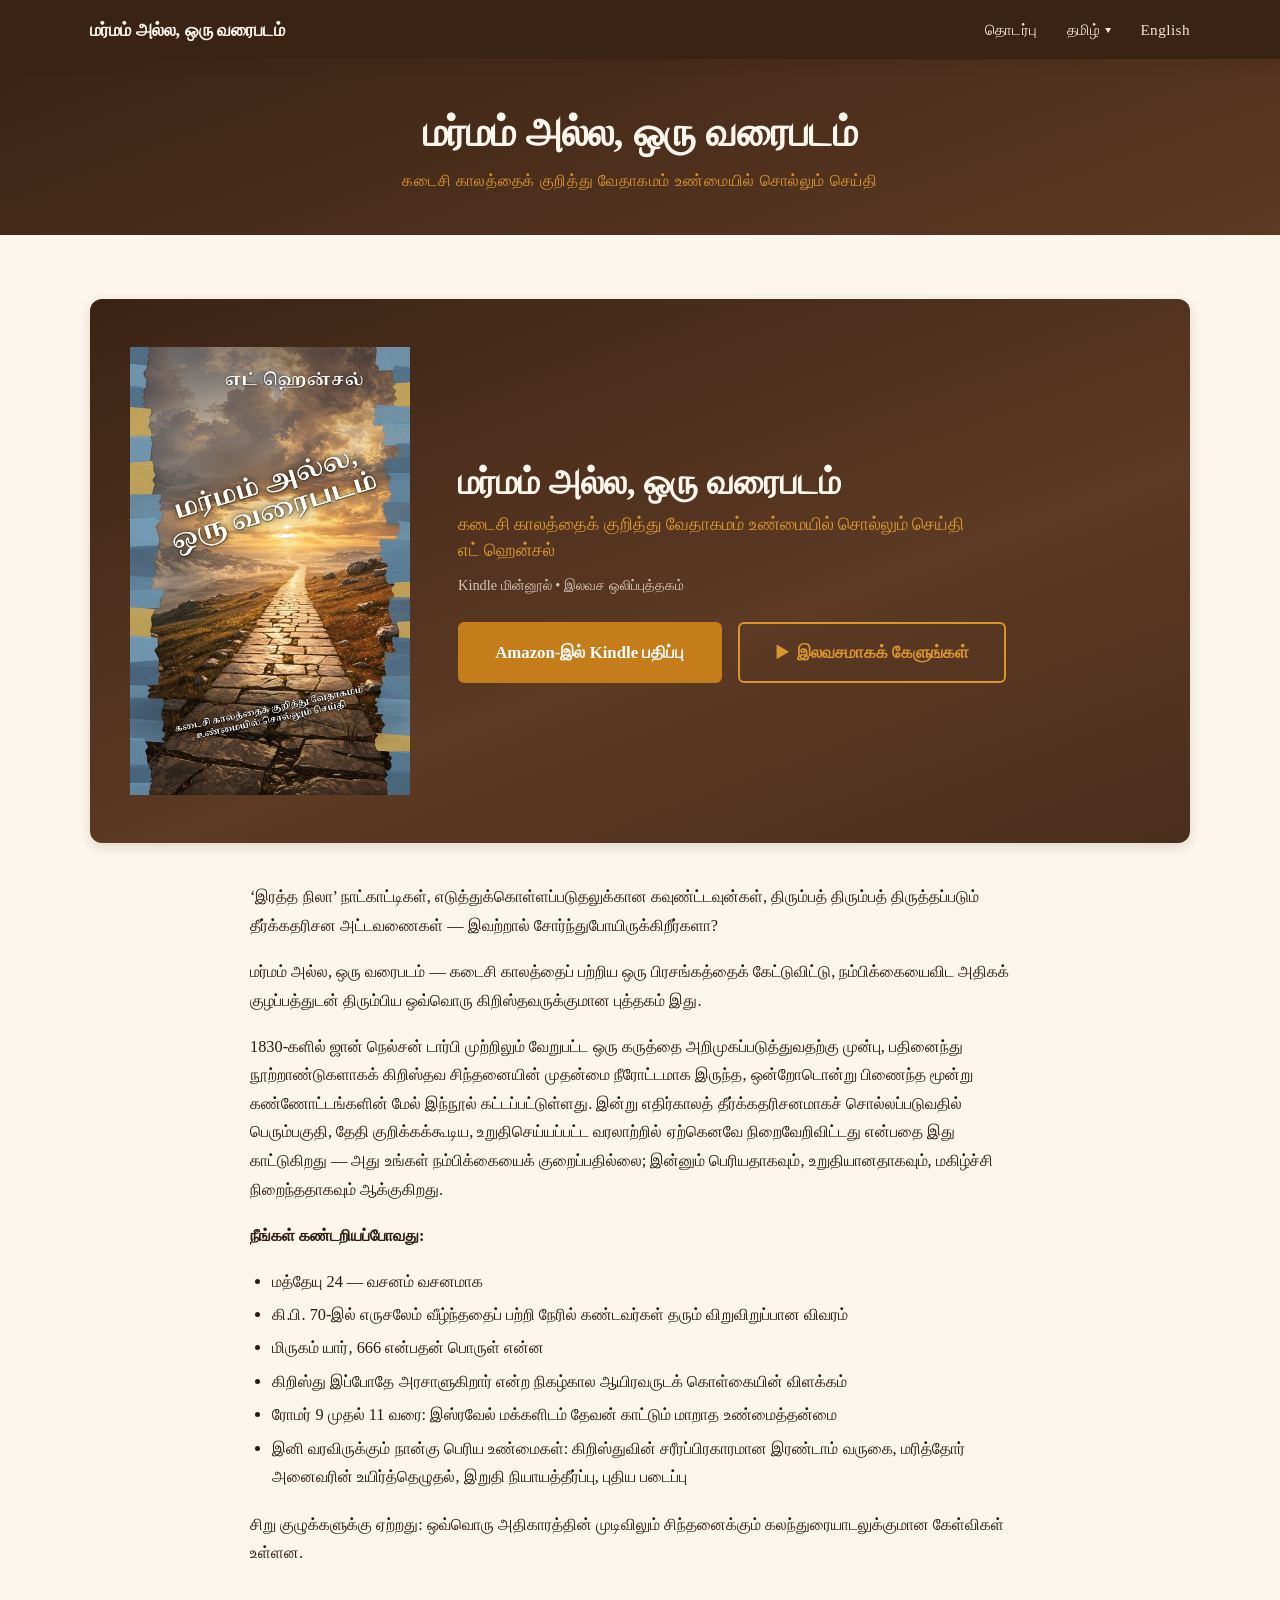
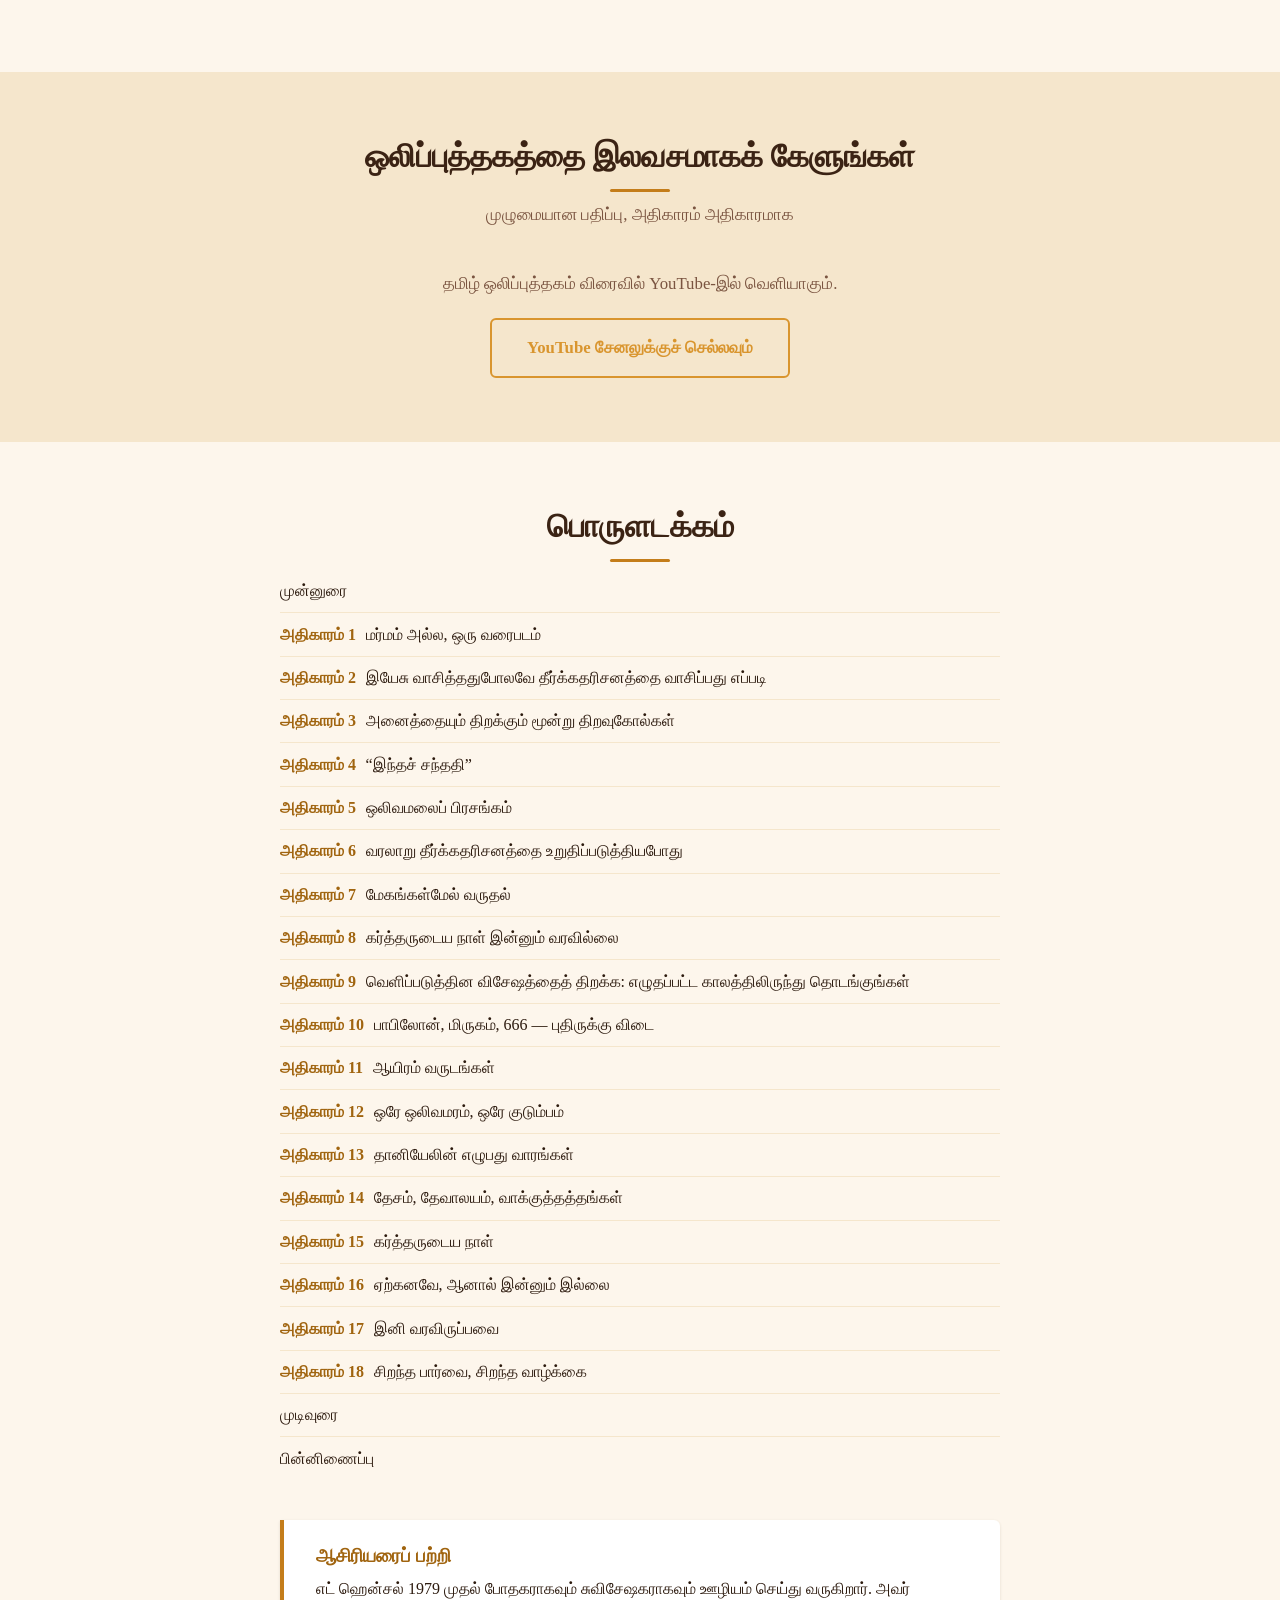
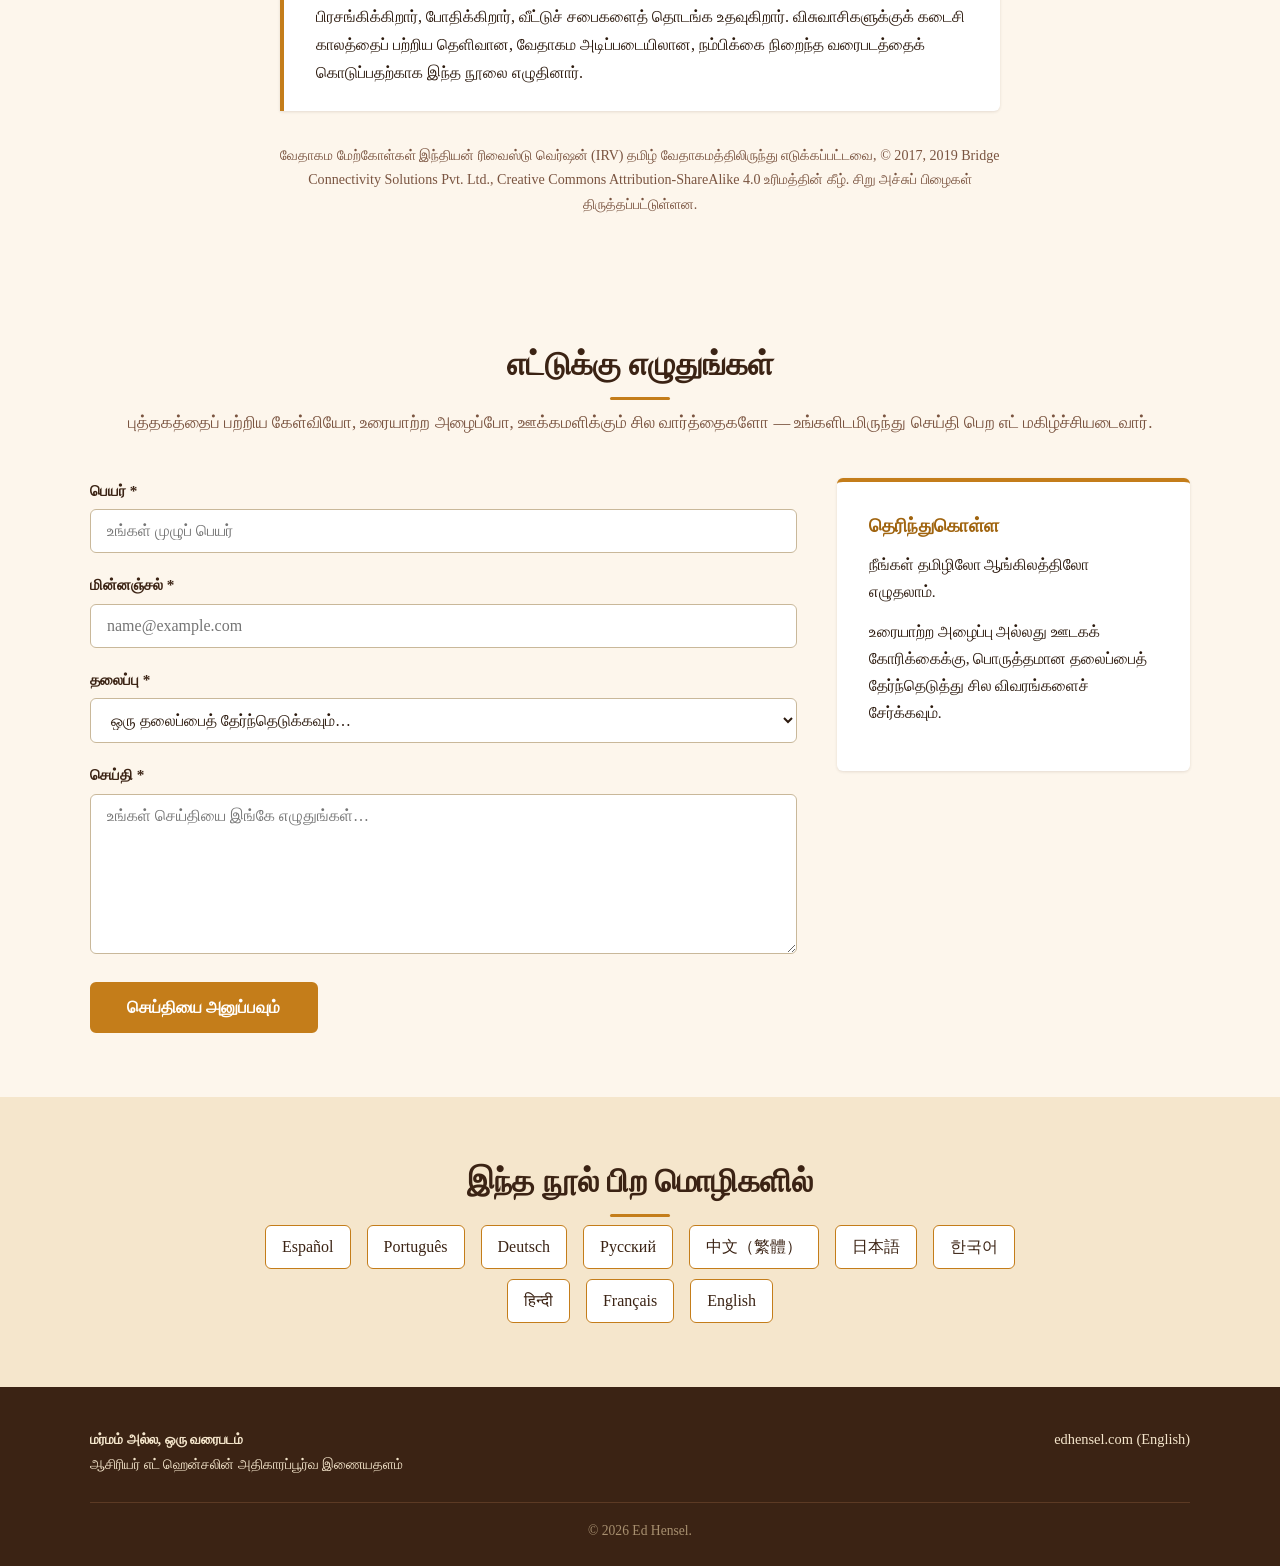
<file: ta/index.html>
<!DOCTYPE html>
<html lang="ta">
<head>
  <meta charset="UTF-8">
  <meta name="viewport" content="width=device-width, initial-scale=1.0">
  <title>மர்மம் அல்ல, ஒரு வரைபடம்: கடைசி காலத்தைக் குறித்து வேதாகமம் உண்மையில் சொல்லும் செய்தி — எட் ஹென்சல்</title>
  <meta name="description" content="‘இரத்த நிலா’ நாட்காட்டிகள், எடுத்துக்கொள்ளப்படுதலுக்கான கவுண்ட்டவுன்கள், திரும்பத் திரும்பத் திருத்தப்படும் தீர்க்கதரிசன அட்டவணைகள் — இவற்றால்">
  <link rel="canonical" href="https://edhensel.com/ta/">
  <link rel="alternate" hreflang="es" href="https://edhensel.com/es/">
  <link rel="alternate" hreflang="pt-BR" href="https://edhensel.com/pt/">
  <link rel="alternate" hreflang="de" href="https://edhensel.com/de/">
  <link rel="alternate" hreflang="ru" href="https://edhensel.com/ru/">
  <link rel="alternate" hreflang="zh-Hant" href="https://edhensel.com/zh/">
  <link rel="alternate" hreflang="ja" href="https://edhensel.com/ja/">
  <link rel="alternate" hreflang="ko" href="https://edhensel.com/ko/">
  <link rel="alternate" hreflang="hi" href="https://edhensel.com/hi/">
  <link rel="alternate" hreflang="ta" href="https://edhensel.com/ta/">
  <link rel="alternate" hreflang="fr" href="https://edhensel.com/fr/">
  <link rel="alternate" hreflang="en" href="https://edhensel.com/book.html">
  <link rel="alternate" hreflang="x-default" href="https://edhensel.com/book.html">
  <meta property="og:title" content="மர்மம் அல்ல, ஒரு வரைபடம்: கடைசி காலத்தைக் குறித்து வேதாகமம் உண்மையில் சொல்லும் செய்தி">
  <meta property="og:description" content="‘இரத்த நிலா’ நாட்காட்டிகள், எடுத்துக்கொள்ளப்படுதலுக்கான கவுண்ட்டவுன்கள், திரும்பத் திரும்பத் திருத்தப்படும் தீர்க்கதரிசன அட்டவணைகள் — இவற்றால்">
  <meta property="og:type" content="book">
  <meta property="og:url" content="https://edhensel.com/ta/">
  <meta property="og:image" content="https://edhensel.com/ta/cover.jpg">
  <meta name="twitter:card" content="summary_large_image">
  <meta name="author" content="Ed Hensel">
  <link rel="icon" href="../favicon.svg" type="image/svg+xml">
  <link rel="stylesheet" href="../styles.css?v=20261105">
  <script type="application/ld+json">{"@context": "https://schema.org", "@type": "Book", "name": "மர்மம் அல்ல, ஒரு வரைபடம்: கடைசி காலத்தைக் குறித்து வேதாகமம் உண்மையில் சொல்லும் செய்தி", "author": {"@type": "Person", "name": "Ed Hensel"}, "inLanguage": "ta", "image": "https://edhensel.com/ta/cover.jpg", "url": "https://edhensel.com/ta/"}</script>
  <style>
    .hp { position: absolute; left: -9999px; width: 1px; height: 1px; overflow: hidden; }
    .form-status { margin-top: 1rem; padding: 1rem 1.2rem; border-radius: 6px; font-size: 1.02rem; }
    .form-status--ok { background: #eef6ee; border: 1px solid #9cc79c; color: #1f4d1f; }
    .form-status--err { background: #fbeeee; border: 1px solid #d9a3a3; color: #6b1f1f; }
    @media (max-width: 480px) {   /* three header links (contact, languages, English) must fit on a phone */
      .nav-wrapper { gap: .75rem; }
      .site-logo { white-space: normal; font-size: 1rem; line-height: 1.25; }
      .main-nav--lang ul { gap: .75rem; }
      .main-nav--lang a { font-size: .85rem; letter-spacing: 0; white-space: nowrap; }
    }
  </style>
</head>
<body>
  <a class="skip-link" href="#main">மர்மம் அல்ல, ஒரு வரைபடம்</a>
  <header class="site-header">
    <div class="nav-wrapper">
      <a href="./" class="site-logo">மர்மம் அல்ல, ஒரு வரைபடம்</a>
      <nav class="main-nav main-nav--lang" aria-label="இந்த நூல் பிற மொழிகளில்">
        <ul><li><a href="#contact">தொடர்பு</a></li><li><a href="#languages">தமிழ் &#9662;</a></li><li><a href="../book.html" lang="en" hreflang="en">English</a></li></ul>
      </nav>
    </div>
  </header>
  <main id="main">
    <section class="page-banner">
      <div class="container">
        <h1>மர்மம் அல்ல, ஒரு வரைபடம்</h1>
        <p class="page-banner__sub">கடைசி காலத்தைக் குறித்து வேதாகமம் உண்மையில் சொல்லும் செய்தி</p>
      </div>
    </section>
    <section class="section">
      <div class="container">
        <div class="book-showcase">
          <div class="book-showcase__cover">
            <img src="cover.jpg" alt="மர்மம் அல்ல, ஒரு வரைபடம் — எட் ஹென்சல்" width="350" height="560">
          </div>
          <div class="book-showcase__info">
            <h2>மர்மம் அல்ல, ஒரு வரைபடம்</h2>
            <p class="byline">கடைசி காலத்தைக் குறித்து வேதாகமம் உண்மையில் சொல்லும் செய்தி<br>எட் ஹென்சல்</p>
            <p class="book-meta">Kindle மின்னூல் &bull; இலவச ஒலிப்புத்தகம்</p>
            
            <div class="book-actions"><a href="https://www.amazon.in/dp/B0HRSPJ176" class="btn" rel="noopener" target="_blank">Amazon-இல் Kindle பதிப்பு</a><a href="#listen" class="btn btn-outline">&#9654;&#xFE0E;&ensp;இலவசமாகக் கேளுங்கள்</a></div>
          </div>
        </div>
        <div class="book-description"><p>‘இரத்த நிலா’ நாட்காட்டிகள், எடுத்துக்கொள்ளப்படுதலுக்கான கவுண்ட்டவுன்கள், திரும்பத் திரும்பத் திருத்தப்படும் தீர்க்கதரிசன அட்டவணைகள் — இவற்றால் சோர்ந்துபோயிருக்கிறீர்களா?</p><p><em>மர்மம் அல்ல, ஒரு வரைபடம்</em> — கடைசி காலத்தைப் பற்றிய ஒரு பிரசங்கத்தைக் கேட்டுவிட்டு, நம்பிக்கையைவிட அதிகக் குழப்பத்துடன் திரும்பிய ஒவ்வொரு கிறிஸ்தவருக்குமான புத்தகம் இது.</p><p>1830-களில் ஜான் நெல்சன் டார்பி முற்றிலும் வேறுபட்ட ஒரு கருத்தை அறிமுகப்படுத்துவதற்கு முன்பு, பதினைந்து நூற்றாண்டுகளாகக் கிறிஸ்தவ சிந்தனையின் முதன்மை நீரோட்டமாக இருந்த, ஒன்றோடொன்று பிணைந்த மூன்று கண்ணோட்டங்களின் மேல் இந்நூல் கட்டப்பட்டுள்ளது. இன்று எதிர்காலத் தீர்க்கதரிசனமாகச் சொல்லப்படுவதில் பெரும்பகுதி, தேதி குறிக்கக்கூடிய, உறுதிசெய்யப்பட்ட வரலாற்றில் ஏற்கெனவே நிறைவேறிவிட்டது என்பதை இது காட்டுகிறது — அது உங்கள் நம்பிக்கையைக் குறைப்பதில்லை; இன்னும் பெரியதாகவும், உறுதியானதாகவும், மகிழ்ச்சி நிறைந்ததாகவும் ஆக்குகிறது.</p><p><strong>நீங்கள் கண்டறியப்போவது:</strong></p><ul><li>மத்தேயு 24 — வசனம் வசனமாக</li><li>கி.பி. 70-இல் எருசலேம் வீழ்ந்ததைப் பற்றி நேரில் கண்டவர்கள் தரும் விறுவிறுப்பான விவரம்</li><li>மிருகம் யார், 666 என்பதன் பொருள் என்ன</li><li>கிறிஸ்து இப்போதே அரசாளுகிறார் என்ற நிகழ்கால ஆயிரவருடக் கொள்கையின் விளக்கம்</li><li>ரோமர் 9 முதல் 11 வரை: இஸ்ரவேல் மக்களிடம் தேவன் காட்டும் மாறாத உண்மைத்தன்மை</li><li>இனி வரவிருக்கும் நான்கு பெரிய உண்மைகள்: கிறிஸ்துவின் சரீரப்பிரகாரமான இரண்டாம் வருகை, மரித்தோர் அனைவரின் உயிர்த்தெழுதல், இறுதி நியாயத்தீர்ப்பு, புதிய படைப்பு</li></ul><p>சிறு குழுக்களுக்கு ஏற்றது: ஒவ்வொரு அதிகாரத்தின் முடிவிலும் சிந்தனைக்கும் கலந்துரையாடலுக்குமான கேள்விகள் உள்ளன.</p></div>
      </div>
    </section>
    <section class="section section--alt listen" id="listen">
      <div class="container">
        <h2 class="section-title">ஒலிப்புத்தகத்தை இலவசமாகக் கேளுங்கள்</h2>
        <p class="section-subtitle">முழுமையான பதிப்பு, அதிகாரம் அதிகாரமாக</p>
        <p class="listen-note listen-note--soon">தமிழ் ஒலிப்புத்தகம் விரைவில் YouTube-இல் வெளியாகும்.<br><a href="https://www.youtube.com/channel/UCFiUFdFnEjlJkAQMGtgEetA" class="btn btn-outline" rel="noopener" target="_blank">YouTube சேனலுக்குச் செல்லவும்</a></p>
      </div>
    </section>
    <section class="section">
      <div class="container">
        <h2 class="section-title">பொருளடக்கம்</h2>
        <ol class="toc-list"><li>முன்னுரை</li><li><span class="toc-list__kind">அதிகாரம் 1</span> மர்மம் அல்ல, ஒரு வரைபடம்</li><li><span class="toc-list__kind">அதிகாரம் 2</span> இயேசு வாசித்ததுபோலவே தீர்க்கதரிசனத்தை வாசிப்பது எப்படி</li><li><span class="toc-list__kind">அதிகாரம் 3</span> அனைத்தையும் திறக்கும் மூன்று திறவுகோல்கள்</li><li><span class="toc-list__kind">அதிகாரம் 4</span> “இந்தச் சந்ததி”</li><li><span class="toc-list__kind">அதிகாரம் 5</span> ஒலிவமலைப் பிரசங்கம்</li><li><span class="toc-list__kind">அதிகாரம் 6</span> வரலாறு தீர்க்கதரிசனத்தை உறுதிப்படுத்தியபோது</li><li><span class="toc-list__kind">அதிகாரம் 7</span> மேகங்கள்மேல் வருதல்</li><li><span class="toc-list__kind">அதிகாரம் 8</span> கர்த்தருடைய நாள் இன்னும் வரவில்லை</li><li><span class="toc-list__kind">அதிகாரம் 9</span> வெளிப்படுத்தின விசேஷத்தைத் திறக்க: எழுதப்பட்ட காலத்திலிருந்து தொடங்குங்கள்</li><li><span class="toc-list__kind">அதிகாரம் 10</span> பாபிலோன், மிருகம், 666 — புதிருக்கு விடை</li><li><span class="toc-list__kind">அதிகாரம் 11</span> ஆயிரம் வருடங்கள்</li><li><span class="toc-list__kind">அதிகாரம் 12</span> ஒரே ஒலிவமரம், ஒரே குடும்பம்</li><li><span class="toc-list__kind">அதிகாரம் 13</span> தானியேலின் எழுபது வாரங்கள்</li><li><span class="toc-list__kind">அதிகாரம் 14</span> தேசம், தேவாலயம், வாக்குத்தத்தங்கள்</li><li><span class="toc-list__kind">அதிகாரம் 15</span> கர்த்தருடைய நாள்</li><li><span class="toc-list__kind">அதிகாரம் 16</span> ஏற்கனவே, ஆனால் இன்னும் இல்லை</li><li><span class="toc-list__kind">அதிகாரம் 17</span> இனி வரவிருப்பவை</li><li><span class="toc-list__kind">அதிகாரம் 18</span> சிறந்த பார்வை, சிறந்த வாழ்க்கை</li><li>முடிவுரை</li><li>பின்னிணைப்பு</li></ol>
        <div class="small-group-note">
          <h3>ஆசிரியரைப் பற்றி</h3>
          <p>எட் ஹென்சல் 1979 முதல் போதகராகவும் சுவிசேஷகராகவும் ஊழியம் செய்து வருகிறார். அவர் பிரசங்கிக்கிறார், போதிக்கிறார், வீட்டுச் சபைகளைத் தொடங்க உதவுகிறார். விசுவாசிகளுக்குக் கடைசி காலத்தைப் பற்றிய தெளிவான, வேதாகம அடிப்படையிலான, நம்பிக்கை நிறைந்த வரைபடத்தைக் கொடுப்பதற்காக இந்த நூலை எழுதினார்.</p>
        </div>
        <p class="bible-notice">வேதாகம மேற்கோள்கள் இந்தியன் ரிவைஸ்டு வெர்ஷன் (IRV) தமிழ் வேதாகமத்திலிருந்து எடுக்கப்பட்டவை, © 2017, 2019 Bridge Connectivity Solutions Pvt. Ltd., Creative Commons Attribution-ShareAlike 4.0 உரிமத்தின் கீழ். சிறு அச்சுப் பிழைகள் திருத்தப்பட்டுள்ளன.</p>
      </div>
    </section>
    <section class="section" id="contact" aria-labelledby="contact-title">
      <div class="container">
        <h2 class="section-title" id="contact-title">எட்டுக்கு எழுதுங்கள்</h2>
        <p class="section-subtitle">புத்தகத்தைப் பற்றிய கேள்வியோ, உரையாற்ற அழைப்போ, ஊக்கமளிக்கும் சில வார்த்தைகளோ — உங்களிடமிருந்து செய்தி பெற எட் மகிழ்ச்சியடைவார்.</p>
        <div class="contact-grid">
          <div class="contact-form-wrapper">
            <form class="contact-form" id="contact-form" action="https://formspree.io/f/mbdpqqwb" method="POST">
              <input type="hidden" name="_subject" value="edhensel.com/ta/ contact form (Tamil)">
              <input type="hidden" name="page" value="edhensel.com/ta/ (Tamil)">
              <input type="text" name="_gotcha" tabindex="-1" autocomplete="off" aria-hidden="true" class="hp">
              <label for="name">பெயர் <span aria-hidden="true">*</span></label>
              <input type="text" id="name" name="name" required autocomplete="name" placeholder="உங்கள் முழுப் பெயர்">
              <label for="email">மின்னஞ்சல் <span aria-hidden="true">*</span></label>
              <input type="email" id="email" name="email" required autocomplete="email" placeholder="name@example.com">
              <label for="subject">தலைப்பு <span aria-hidden="true">*</span></label>
              <select id="subject" name="subject" required>
                <option value="" disabled selected>ஒரு தலைப்பைத் தேர்ந்தெடுக்கவும்…</option><option value="Book Question">புத்தகம் பற்றிய கேள்வி</option><option value="Speaking Inquiry">உரையாற்ற அழைப்பு</option><option value="Media Request">ஊடகக் கோரிக்கை</option><option value="General Message">பொதுவான செய்தி</option>
              </select>
              <label for="message">செய்தி <span aria-hidden="true">*</span></label>
              <textarea id="message" name="message" required placeholder="உங்கள் செய்தியை இங்கே எழுதுங்கள்…"></textarea>
              <button type="submit" class="btn" data-sending="அனுப்பப்படுகிறது…">செய்தியை அனுப்பவும்</button>
            </form>
            <p class="form-status" id="form-status" role="status" tabindex="-1" hidden
               data-ok="நன்றி! உங்கள் செய்தி அனுப்பப்பட்டது." data-err="மன்னிக்கவும், செய்தியை அனுப்ப முடியவில்லை. சிறிது நேரம் கழித்து மீண்டும் முயற்சிக்கவும்."></p>
          </div>
          <div class="contact-info-wrapper">
            <div class="contact-info-box">
              <h3>தெரிந்துகொள்ள</h3>
              <p>நீங்கள் தமிழிலோ ஆங்கிலத்திலோ எழுதலாம்.</p>
              <p>உரையாற்ற அழைப்பு அல்லது ஊடகக் கோரிக்கைக்கு, பொருத்தமான தலைப்பைத் தேர்ந்தெடுத்து சில விவரங்களைச் சேர்க்கவும்.</p>
            </div>
          </div>
        </div>
      </div>
    </section>
    <section class="section section--alt" id="languages">
      <div class="container">
        <h2 class="section-title">இந்த நூல் பிற மொழிகளில்</h2>
        <ul class="lang-list"><li><a href="../es/" hreflang="es" lang="es">Español</a></li><li><a href="../pt/" hreflang="pt-BR" lang="pt-BR">Português</a></li><li><a href="../de/" hreflang="de" lang="de">Deutsch</a></li><li><a href="../ru/" hreflang="ru" lang="ru">Русский</a></li><li><a href="../zh/" hreflang="zh-Hant" lang="zh-Hant">中文（繁體）</a></li><li><a href="../ja/" hreflang="ja" lang="ja">日本語</a></li><li><a href="../ko/" hreflang="ko" lang="ko">한국어</a></li><li><a href="../hi/" hreflang="hi" lang="hi">हिन्दी</a></li><li><a href="../fr/" hreflang="fr" lang="fr">Français</a></li><li><a href="../book.html" hreflang="en" lang="en">English</a></li></ul>
      </div>
    </section>
  </main>
  <footer class="site-footer">
    <div class="container">
      <div class="footer-inner">
        <div class="footer-brand"><strong>மர்மம் அல்ல, ஒரு வரைபடம்</strong><br>ஆசிரியர் எட் ஹென்சலின் அதிகாரப்பூர்வ இணையதளம்</div>
        <nav class="footer-nav" aria-label="இந்த நூல் பிற மொழிகளில்"><ul><li><a href="../index.html" lang="en">edhensel.com (English)</a></li></ul></nav>
      </div>
      <p class="footer-copy">&copy; 2026 Ed Hensel.</p>
    </div>
  </footer>
  <script>
    (function () {
      var f = document.getElementById('contact-form'), st = document.getElementById('form-status');
      if (!f || !st || !window.fetch || !window.FormData) return;
      f.addEventListener('submit', function (ev) {
        ev.preventDefault();
        var b = f.querySelector('button[type=submit]'), label = b.textContent;
        b.disabled = true; b.textContent = b.getAttribute('data-sending'); st.hidden = true;
        fetch(f.action, { method: 'POST', body: new FormData(f), headers: { 'Accept': 'application/json' } })
          .then(function (r) {
            if (!r.ok) throw new Error(r.status);
            f.reset(); f.hidden = true;
            st.textContent = st.getAttribute('data-ok'); st.className = 'form-status form-status--ok';
          })
          .catch(function () {
            st.textContent = st.getAttribute('data-err'); st.className = 'form-status form-status--err';
          })
          .then(function () { b.disabled = false; b.textContent = label; st.hidden = false; st.focus(); });
      });
    })();
  </script>
</body>
</html>
</file>
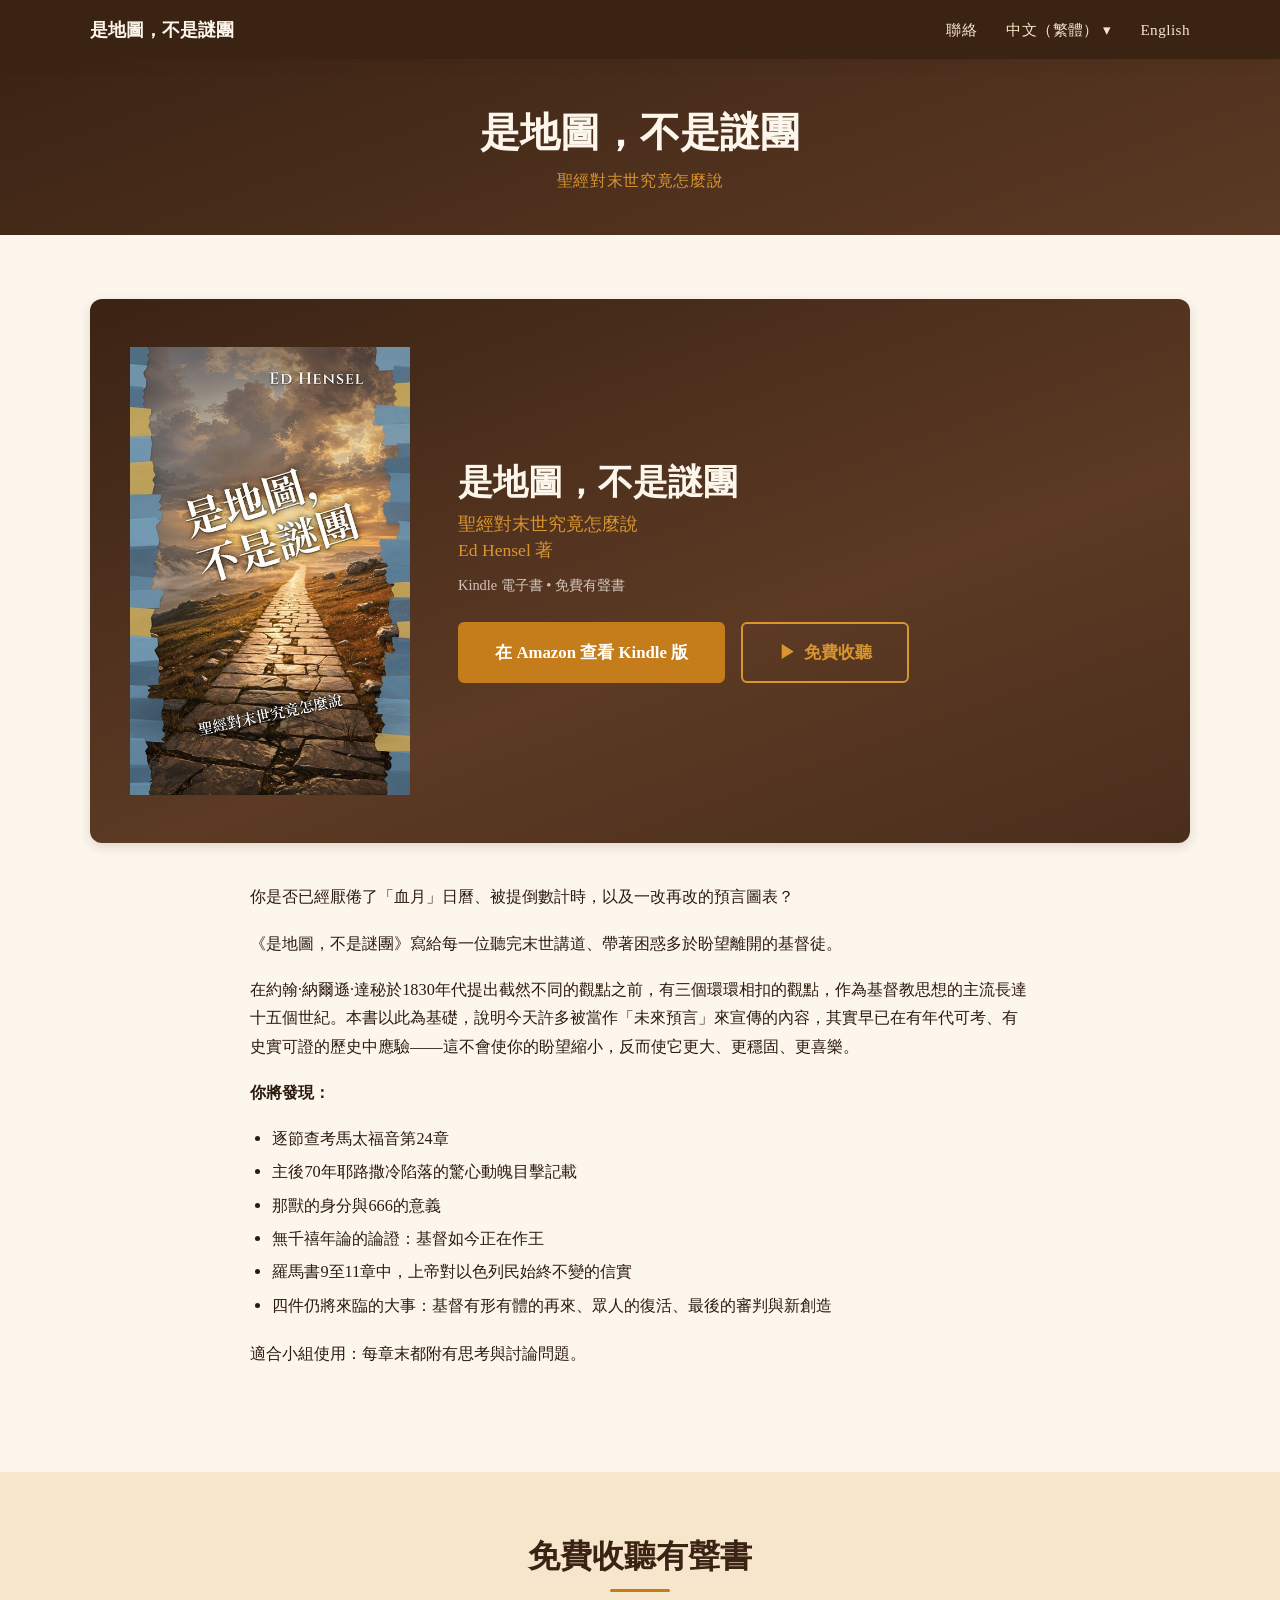
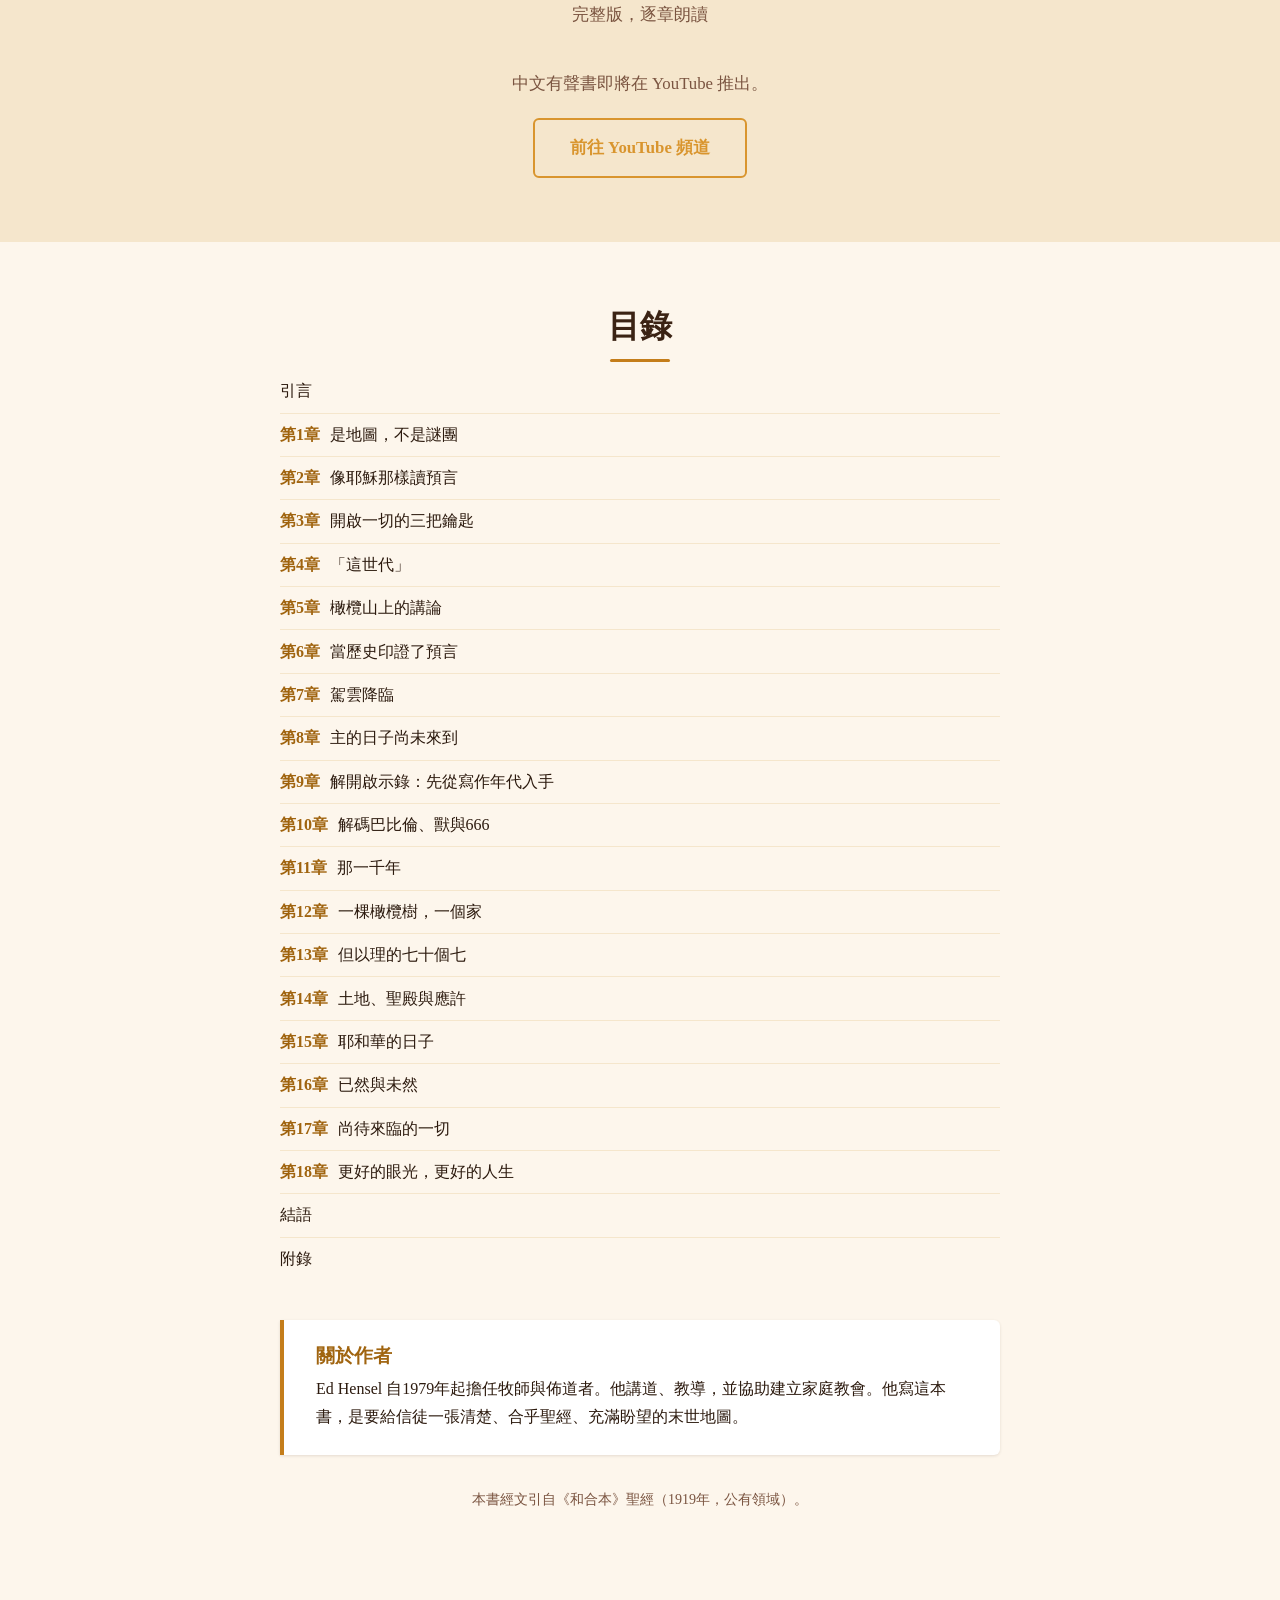
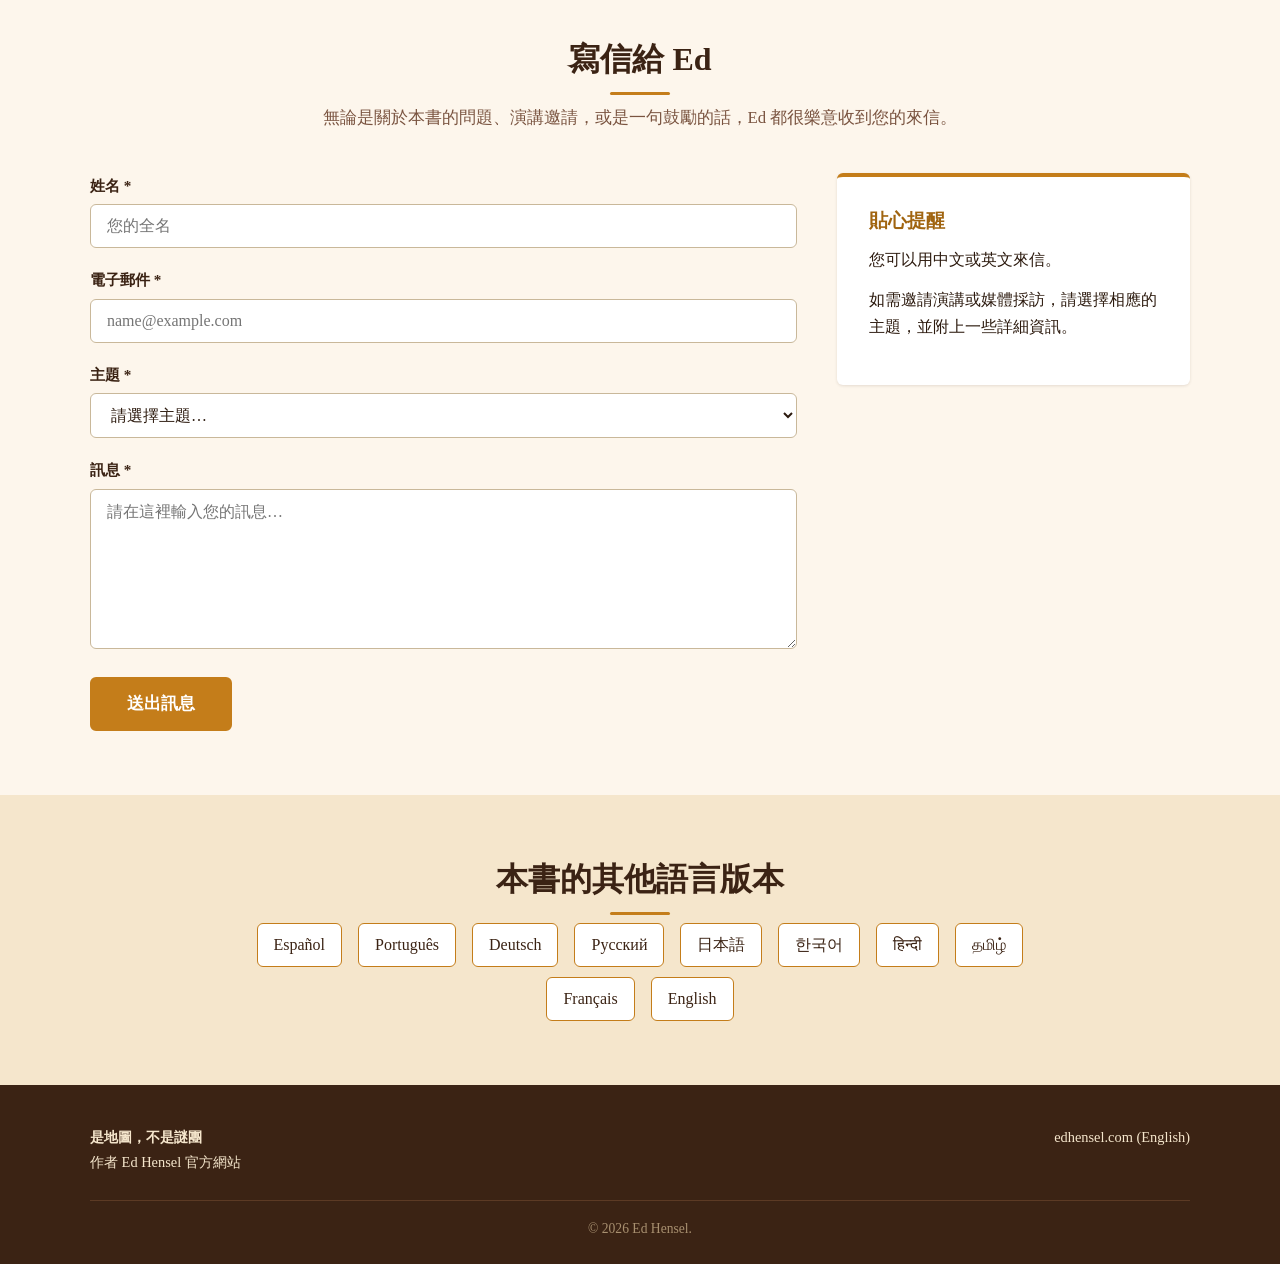
<file: zh/index.html>
<!DOCTYPE html>
<html lang="zh-Hant">
<head>
  <meta charset="UTF-8">
  <meta name="viewport" content="width=device-width, initial-scale=1.0">
  <title>是地圖，不是謎團: 聖經對末世究竟怎麼說 — Ed Hensel</title>
  <meta name="description" content="你是否已經厭倦了「血月」日曆、被提倒數計時，以及一改再改的預言圖表？ 《是地圖，不是謎團》寫給每一位聽完末世講道、帶著困惑多於盼望離開的基督徒。">
  <link rel="canonical" href="https://edhensel.com/zh/">
  <link rel="alternate" hreflang="es" href="https://edhensel.com/es/">
  <link rel="alternate" hreflang="pt-BR" href="https://edhensel.com/pt/">
  <link rel="alternate" hreflang="de" href="https://edhensel.com/de/">
  <link rel="alternate" hreflang="ru" href="https://edhensel.com/ru/">
  <link rel="alternate" hreflang="zh-Hant" href="https://edhensel.com/zh/">
  <link rel="alternate" hreflang="ja" href="https://edhensel.com/ja/">
  <link rel="alternate" hreflang="ko" href="https://edhensel.com/ko/">
  <link rel="alternate" hreflang="hi" href="https://edhensel.com/hi/">
  <link rel="alternate" hreflang="ta" href="https://edhensel.com/ta/">
  <link rel="alternate" hreflang="fr" href="https://edhensel.com/fr/">
  <link rel="alternate" hreflang="en" href="https://edhensel.com/book.html">
  <link rel="alternate" hreflang="x-default" href="https://edhensel.com/book.html">
  <meta property="og:title" content="是地圖，不是謎團: 聖經對末世究竟怎麼說">
  <meta property="og:description" content="你是否已經厭倦了「血月」日曆、被提倒數計時，以及一改再改的預言圖表？ 《是地圖，不是謎團》寫給每一位聽完末世講道、帶著困惑多於盼望離開的基督徒。">
  <meta property="og:type" content="book">
  <meta property="og:url" content="https://edhensel.com/zh/">
  <meta property="og:image" content="https://edhensel.com/zh/cover.jpg">
  <meta name="twitter:card" content="summary_large_image">
  <meta name="author" content="Ed Hensel">
  <link rel="icon" href="../favicon.svg" type="image/svg+xml">
  <link rel="stylesheet" href="../styles.css?v=20261105">
  <script type="application/ld+json">{"@context": "https://schema.org", "@type": "Book", "name": "是地圖，不是謎團: 聖經對末世究竟怎麼說", "author": {"@type": "Person", "name": "Ed Hensel"}, "inLanguage": "zh-Hant", "image": "https://edhensel.com/zh/cover.jpg", "url": "https://edhensel.com/zh/"}</script>
  <style>
    .hp { position: absolute; left: -9999px; width: 1px; height: 1px; overflow: hidden; }
    .form-status { margin-top: 1rem; padding: 1rem 1.2rem; border-radius: 6px; font-size: 1.02rem; }
    .form-status--ok { background: #eef6ee; border: 1px solid #9cc79c; color: #1f4d1f; }
    .form-status--err { background: #fbeeee; border: 1px solid #d9a3a3; color: #6b1f1f; }
    @media (max-width: 480px) {   /* three header links (contact, languages, English) must fit on a phone */
      .nav-wrapper { gap: .75rem; }
      .site-logo { white-space: normal; font-size: 1rem; line-height: 1.25; }
      .main-nav--lang ul { gap: .75rem; }
      .main-nav--lang a { font-size: .85rem; letter-spacing: 0; white-space: nowrap; }
    }
  </style>
</head>
<body>
  <a class="skip-link" href="#main">是地圖，不是謎團</a>
  <header class="site-header">
    <div class="nav-wrapper">
      <a href="./" class="site-logo">是地圖，不是謎團</a>
      <nav class="main-nav main-nav--lang" aria-label="本書的其他語言版本">
        <ul><li><a href="#contact">聯絡</a></li><li><a href="#languages">中文（繁體） &#9662;</a></li><li><a href="../book.html" lang="en" hreflang="en">English</a></li></ul>
      </nav>
    </div>
  </header>
  <main id="main">
    <section class="page-banner">
      <div class="container">
        <h1>是地圖，不是謎團</h1>
        <p class="page-banner__sub">聖經對末世究竟怎麼說</p>
      </div>
    </section>
    <section class="section">
      <div class="container">
        <div class="book-showcase">
          <div class="book-showcase__cover">
            <img src="cover.jpg" alt="是地圖，不是謎團 — Ed Hensel" width="350" height="560">
          </div>
          <div class="book-showcase__info">
            <h2>是地圖，不是謎團</h2>
            <p class="byline">聖經對末世究竟怎麼說<br>Ed Hensel 著</p>
            <p class="book-meta">Kindle 電子書 &bull; 免費有聲書</p>
            <div class="book-actions"><a href="https://www.amazon.com/dp/B0HSFCLVWX" class="btn" rel="noopener" target="_blank">在 Amazon 查看 Kindle 版</a><a href="#listen" class="btn btn-outline">&#9654;&#xFE0E;&ensp;免費收聽</a></div>
          </div>
        </div>
        <div class="book-description"><p>你是否已經厭倦了「血月」日曆、被提倒數計時，以及一改再改的預言圖表？</p><p>《是地圖，不是謎團》寫給每一位聽完末世講道、帶著困惑多於盼望離開的基督徒。</p><p>在約翰·納爾遜·達秘於1830年代提出截然不同的觀點之前，有三個環環相扣的觀點，作為基督教思想的主流長達十五個世紀。本書以此為基礎，說明今天許多被當作「未來預言」來宣傳的內容，其實早已在有年代可考、有史實可證的歷史中應驗——這不會使你的盼望縮小，反而使它更大、更穩固、更喜樂。</p><p><strong>你將發現：</strong></p><ul><li>逐節查考馬太福音第24章</li><li>主後70年耶路撒冷陷落的驚心動魄目擊記載</li><li>那獸的身分與666的意義</li><li>無千禧年論的論證：基督如今正在作王</li><li>羅馬書9至11章中，上帝對以色列民始終不變的信實</li><li>四件仍將來臨的大事：基督有形有體的再來、眾人的復活、最後的審判與新創造</li></ul><p>適合小組使用：每章末都附有思考與討論問題。</p></div>
      </div>
    </section>
    <section class="section section--alt listen" id="listen">
      <div class="container">
        <h2 class="section-title">免費收聽有聲書</h2>
        <p class="section-subtitle">完整版，逐章朗讀</p>
        <p class="listen-note listen-note--soon">中文有聲書即將在 YouTube 推出。<br><a href="https://www.youtube.com/channel/UCS2AyV9keGPbMmuxtBxvS2g" class="btn btn-outline" rel="noopener" target="_blank">前往 YouTube 頻道</a></p>
      </div>
    </section>
    <section class="section">
      <div class="container">
        <h2 class="section-title">目錄</h2>
        <ol class="toc-list"><li>引言</li><li><span class="toc-list__kind">第1章</span> 是地圖，不是謎團</li><li><span class="toc-list__kind">第2章</span> 像耶穌那樣讀預言</li><li><span class="toc-list__kind">第3章</span> 開啟一切的三把鑰匙</li><li><span class="toc-list__kind">第4章</span> 「這世代」</li><li><span class="toc-list__kind">第5章</span> 橄欖山上的講論</li><li><span class="toc-list__kind">第6章</span> 當歷史印證了預言</li><li><span class="toc-list__kind">第7章</span> 駕雲降臨</li><li><span class="toc-list__kind">第8章</span> 主的日子尚未來到</li><li><span class="toc-list__kind">第9章</span> 解開啟示錄：先從寫作年代入手</li><li><span class="toc-list__kind">第10章</span> 解碼巴比倫、獸與666</li><li><span class="toc-list__kind">第11章</span> 那一千年</li><li><span class="toc-list__kind">第12章</span> 一棵橄欖樹，一個家</li><li><span class="toc-list__kind">第13章</span> 但以理的七十個七</li><li><span class="toc-list__kind">第14章</span> 土地、聖殿與應許</li><li><span class="toc-list__kind">第15章</span> 耶和華的日子</li><li><span class="toc-list__kind">第16章</span> 已然與未然</li><li><span class="toc-list__kind">第17章</span> 尚待來臨的一切</li><li><span class="toc-list__kind">第18章</span> 更好的眼光，更好的人生</li><li>結語</li><li>附錄</li></ol>
        <div class="small-group-note">
          <h3>關於作者</h3>
          <p>Ed Hensel 自1979年起擔任牧師與佈道者。他講道、教導，並協助建立家庭教會。他寫這本書，是要給信徒一張清楚、合乎聖經、充滿盼望的末世地圖。</p>
        </div>
        <p class="bible-notice">本書經文引自《和合本》聖經（1919年，公有領域）。</p>
      </div>
    </section>
    <section class="section" id="contact" aria-labelledby="contact-title">
      <div class="container">
        <h2 class="section-title" id="contact-title">寫信給 Ed</h2>
        <p class="section-subtitle">無論是關於本書的問題、演講邀請，或是一句鼓勵的話，Ed 都很樂意收到您的來信。</p>
        <div class="contact-grid">
          <div class="contact-form-wrapper">
            <form class="contact-form" id="contact-form" action="https://formspree.io/f/mbdpqqwb" method="POST">
              <input type="hidden" name="_subject" value="edhensel.com/zh/ contact form (Chinese)">
              <input type="hidden" name="page" value="edhensel.com/zh/ (Chinese)">
              <input type="text" name="_gotcha" tabindex="-1" autocomplete="off" aria-hidden="true" class="hp">
              <label for="name">姓名 <span aria-hidden="true">*</span></label>
              <input type="text" id="name" name="name" required autocomplete="name" placeholder="您的全名">
              <label for="email">電子郵件 <span aria-hidden="true">*</span></label>
              <input type="email" id="email" name="email" required autocomplete="email" placeholder="name@example.com">
              <label for="subject">主題 <span aria-hidden="true">*</span></label>
              <select id="subject" name="subject" required>
                <option value="" disabled selected>請選擇主題…</option><option value="Book Question">關於本書的問題</option><option value="Speaking Inquiry">演講邀請</option><option value="Media Request">媒體採訪</option><option value="General Message">一般留言</option>
              </select>
              <label for="message">訊息 <span aria-hidden="true">*</span></label>
              <textarea id="message" name="message" required placeholder="請在這裡輸入您的訊息…"></textarea>
              <button type="submit" class="btn" data-sending="傳送中…">送出訊息</button>
            </form>
            <p class="form-status" id="form-status" role="status" tabindex="-1" hidden
               data-ok="謝謝您！您的訊息已送出。" data-err="抱歉，訊息無法送出。請稍後再試。"></p>
          </div>
          <div class="contact-info-wrapper">
            <div class="contact-info-box">
              <h3>貼心提醒</h3>
              <p>您可以用中文或英文來信。</p>
              <p>如需邀請演講或媒體採訪，請選擇相應的主題，並附上一些詳細資訊。</p>
            </div>
          </div>
        </div>
      </div>
    </section>
    <section class="section section--alt" id="languages">
      <div class="container">
        <h2 class="section-title">本書的其他語言版本</h2>
        <ul class="lang-list"><li><a href="../es/" hreflang="es" lang="es">Español</a></li><li><a href="../pt/" hreflang="pt-BR" lang="pt-BR">Português</a></li><li><a href="../de/" hreflang="de" lang="de">Deutsch</a></li><li><a href="../ru/" hreflang="ru" lang="ru">Русский</a></li><li><a href="../ja/" hreflang="ja" lang="ja">日本語</a></li><li><a href="../ko/" hreflang="ko" lang="ko">한국어</a></li><li><a href="../hi/" hreflang="hi" lang="hi">हिन्दी</a></li><li><a href="../ta/" hreflang="ta" lang="ta">தமிழ்</a></li><li><a href="../fr/" hreflang="fr" lang="fr">Français</a></li><li><a href="../book.html" hreflang="en" lang="en">English</a></li></ul>
      </div>
    </section>
  </main>
  <footer class="site-footer">
    <div class="container">
      <div class="footer-inner">
        <div class="footer-brand"><strong>是地圖，不是謎團</strong><br>作者 Ed Hensel 官方網站</div>
        <nav class="footer-nav" aria-label="本書的其他語言版本"><ul><li><a href="../index.html" lang="en">edhensel.com (English)</a></li></ul></nav>
      </div>
      <p class="footer-copy">&copy; 2026 Ed Hensel.</p>
    </div>
  </footer>
  <script>
    (function () {
      var f = document.getElementById('contact-form'), st = document.getElementById('form-status');
      if (!f || !st || !window.fetch || !window.FormData) return;
      f.addEventListener('submit', function (ev) {
        ev.preventDefault();
        var b = f.querySelector('button[type=submit]'), label = b.textContent;
        b.disabled = true; b.textContent = b.getAttribute('data-sending'); st.hidden = true;
        fetch(f.action, { method: 'POST', body: new FormData(f), headers: { 'Accept': 'application/json' } })
          .then(function (r) {
            if (!r.ok) throw new Error(r.status);
            f.reset(); f.hidden = true;
            st.textContent = st.getAttribute('data-ok'); st.className = 'form-status form-status--ok';
          })
          .catch(function () {
            st.textContent = st.getAttribute('data-err'); st.className = 'form-status form-status--err';
          })
          .then(function () { b.disabled = false; b.textContent = label; st.hidden = false; st.focus(); });
      });
    })();
  </script>
</body>
</html>
</file>
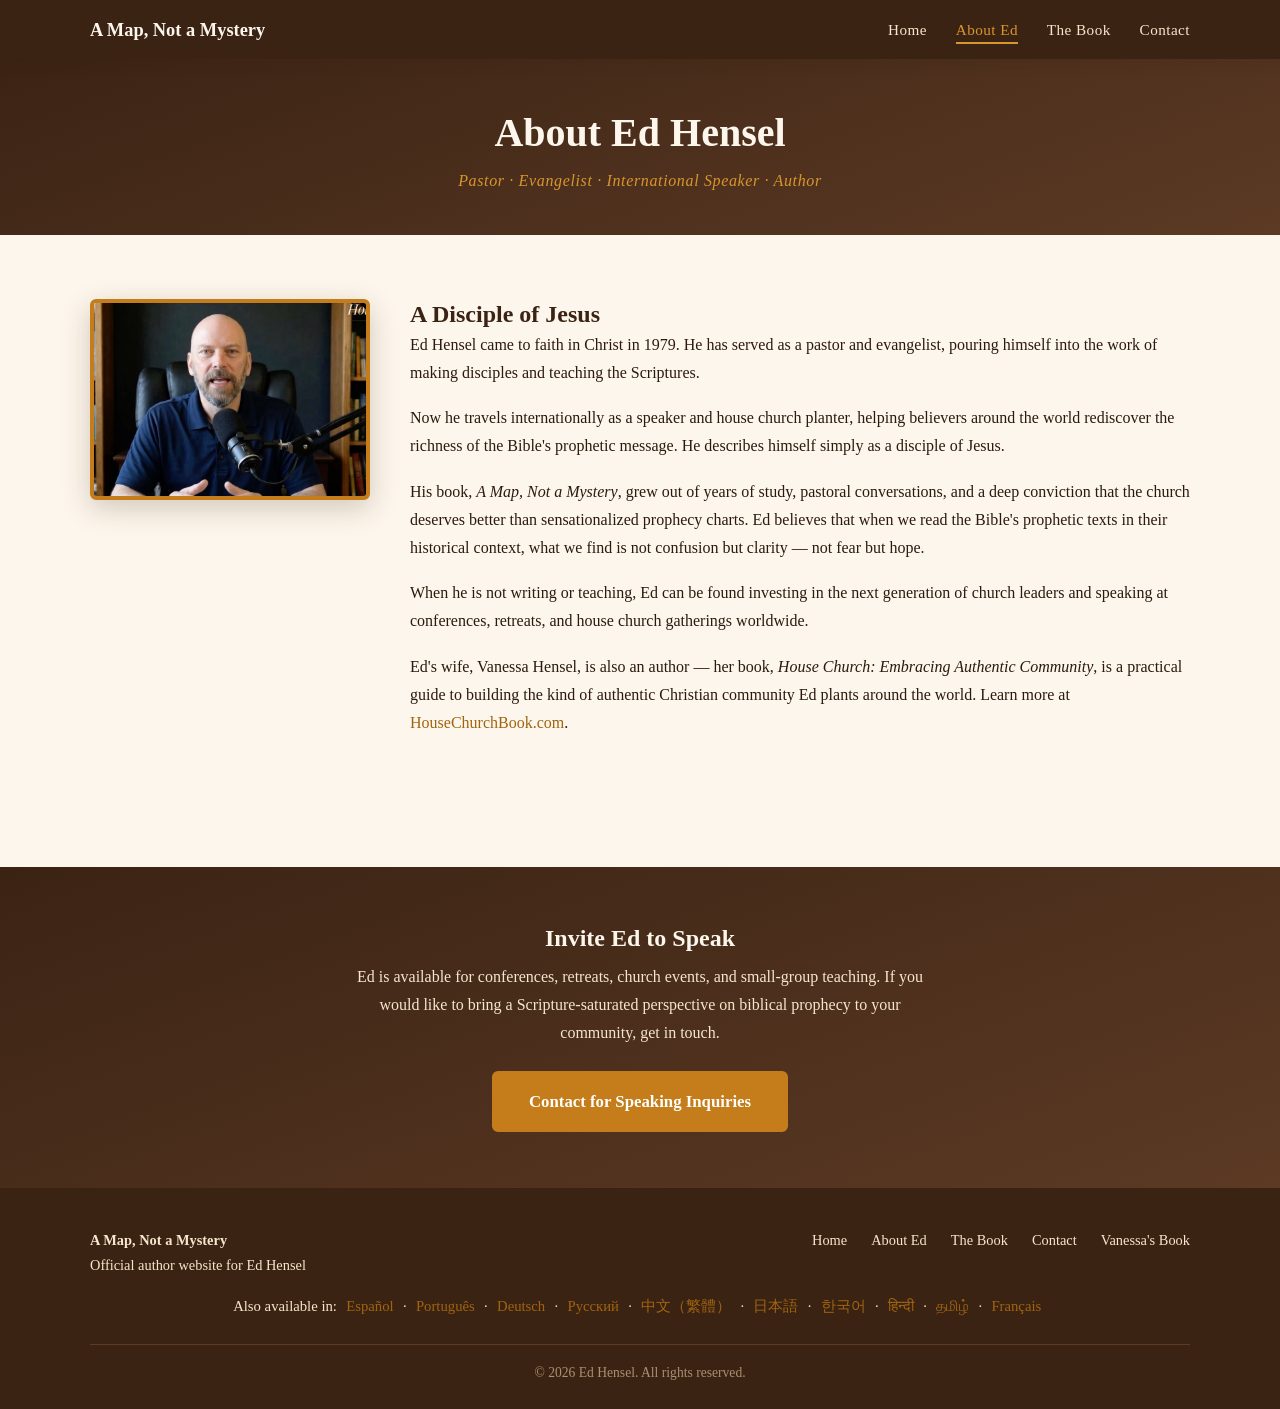
<file: about.html>
<!DOCTYPE html>
<html lang="en">
<head>
  <meta charset="UTF-8">
  <meta name="viewport" content="width=device-width, initial-scale=1.0">
  <title>About Ed Hensel — Pastor, Evangelist &amp; Author of A Map, Not a Mystery</title>
  <meta name="description" content="Ed Hensel has walked with Jesus since 1979. A pastor, evangelist, and international speaker, he travels the world planting house churches and writing about biblical prophecy and the end times.">
  <link rel="canonical" href="https://edhensel.com/about.html">

  <!-- Open Graph -->
  <meta property="og:title" content="About Ed Hensel — Author of A Map, Not a Mystery">
  <meta property="og:description" content="Ed Hensel has walked with Jesus since 1979. Pastor, evangelist, international speaker, and house church planter.">
  <meta property="og:type" content="profile">
  <meta property="og:url" content="https://edhensel.com/about.html">
  <meta property="og:image" content="https://edhensel.com/ed-hensel.jpg">
  <meta property="og:image:width" content="1616">
  <meta property="og:image:height" content="1142">

  <!-- Twitter Card -->
  <meta name="twitter:card" content="summary_large_image">
  <meta name="twitter:title" content="About Ed Hensel — Author of A Map, Not a Mystery">
  <meta name="twitter:description" content="Ed Hensel has walked with Jesus since 1979. Pastor, evangelist, international speaker, and house church planter.">
  <meta name="twitter:image" content="https://edhensel.com/ed-hensel.jpg">

  <!-- Favicon -->
  <link rel="icon" href="favicon.svg" type="image/svg+xml">
  <link rel="icon" href="favicon.svg">

  <!-- Author -->
  <meta name="author" content="Ed Hensel">

  <link rel="stylesheet" href="styles.css?v=20261105">

  <!-- Structured Data: Person -->
  <script type="application/ld+json">
  {
    "@context": "https://schema.org",
    "@type": "Person",
    "name": "Ed Hensel",
    "jobTitle": ["Pastor", "Evangelist", "Author", "Speaker"],
    "description": "Ed Hensel has walked with Jesus since 1979. A pastor, evangelist, and international speaker, he travels the world planting house churches and teaching biblical prophecy.",
    "url": "https://edhensel.com/about.html",
    "image": "https://edhensel.com/ed-hensel.jpg",
    "sameAs": [
      "https://www.amazon.com/dp/B0HH2LZVFZ"
    ],
    "author": {
      "@type": "Book",
      "name": "A Map, Not a Mystery: What the Bible Really Says About the End Times",
      "isbn": "9798170496839"
    }
  }
  </script>
</head>
<body>

  <a class="skip-link" href="#main">Skip to main content</a>

  <!-- ========== HEADER ========== -->
  <header class="site-header">
    <div class="nav-wrapper">
      <a href="index.html" class="site-logo">A Map, Not a Mystery</a>
      <button class="nav-toggle" aria-label="Open navigation menu" aria-expanded="false">
        <span></span><span></span><span></span>
      </button>
      <nav class="main-nav" aria-label="Primary navigation">
        <ul>
          <li><a href="index.html">Home</a></li>
          <li><a href="about.html" aria-current="page">About Ed</a></li>
          <li><a href="book.html">The Book</a></li>
          <li><a href="contact.html">Contact</a></li>
        </ul>
      </nav>
    </div>
  </header>

  <main id="main">

    <!-- ========== PAGE BANNER ========== -->
    <section class="page-banner">
      <div class="container">
        <h1>About Ed Hensel</h1>
        <p class="page-banner__sub">Pastor &middot; Evangelist &middot; International Speaker &middot; Author</p>
      </div>
    </section>

    <!-- ========== BIO ========== -->
    <section class="section" aria-labelledby="bio-title">
      <div class="container">
        <div class="about-content">
          <div class="about-photo">
            <img src="ed-hensel.jpg" alt="Ed Hensel, author of A Map, Not a Mystery">
          </div>
          <div class="about-text">
            <h2 id="bio-title">A Disciple of Jesus</h2>
            <p>
              Ed Hensel came to faith in Christ in 1979. He has served as a pastor
              and evangelist, pouring himself into the work of making disciples and
              teaching the Scriptures.
            </p>
            <p>
              Now he travels internationally as a speaker and house church planter,
              helping believers around the world rediscover the richness of the Bible's
              prophetic message. He describes himself simply as a disciple of Jesus.
            </p>
            <p>
              His book, <em>A Map, Not a Mystery</em>, grew out of years of study,
              pastoral conversations, and a deep conviction that the church deserves
              better than sensationalized prophecy charts. Ed believes that when we
              read the Bible's prophetic texts in their historical context, what we
              find is not confusion but clarity — not fear but hope.
            </p>
            <p>
              When he is not writing or teaching, Ed can be found investing in the
              next generation of church leaders and speaking at conferences, retreats,
              and house church gatherings worldwide.
            </p>
            <p>
              Ed's wife, Vanessa Hensel, is also an author — her book,
              <em>House Church: Embracing Authentic Community</em>, is a practical guide
              to building the kind of authentic Christian community Ed plants around the
              world. Learn more at <a href="https://housechurchbook.com" target="_blank" rel="noopener">HouseChurchBook.com</a>.
            </p>
          </div>
        </div>
      </div>
    </section>

    <!-- ========== SPEAKING CTA ========== -->
    <section class="speaking-cta" aria-labelledby="speaking-title">
      <div class="container">
        <h2 id="speaking-title">Invite Ed to Speak</h2>
        <p>
          Ed is available for conferences, retreats, church events, and small-group
          teaching. If you would like to bring a Scripture-saturated perspective on
          biblical prophecy to your community, get in touch.
        </p>
        <a href="contact.html" class="btn">Contact for Speaking Inquiries</a>
      </div>
    </section>

  </main>

  <!-- ========== FOOTER ========== -->
  <footer class="site-footer">
    <div class="container">
      <div class="footer-inner">
        <div class="footer-brand">
          <strong>A Map, Not a Mystery</strong><br>
          Official author website for Ed Hensel
        </div>
        <nav class="footer-nav" aria-label="Footer navigation">
          <ul>
            <li><a href="index.html">Home</a></li>
            <li><a href="about.html">About Ed</a></li>
            <li><a href="book.html">The Book</a></li>
            <li><a href="contact.html">Contact</a></li>
            <li><a href="https://housechurchbook.com" target="_blank" rel="noopener">Vanessa's Book</a></li>
          </ul>
        </nav>
      </div>
      <p class="lang-strip">Also available in: <a href="es/" lang="es">Español</a> &middot; <a href="pt/" lang="pt-BR">Português</a> &middot; <a href="de/" lang="de">Deutsch</a> &middot; <a href="ru/" lang="ru">Русский</a> &middot; <a href="zh/" lang="zh-Hant">中文（繁體）</a> &middot; <a href="ja/" lang="ja">日本語</a> &middot; <a href="ko/" lang="ko">한국어</a> &middot; <a href="hi/" lang="hi">हिन्दी</a> &middot; <a href="ta/" lang="ta">தமிழ்</a> &middot; <a href="fr/" lang="fr">Français</a></p>
      <p class="footer-copy">&copy; 2026 Ed Hensel. All rights reserved.</p>
    </div>
  </footer>

  <script>
    (function(){
      var btn = document.querySelector('.nav-toggle');
      var nav = document.querySelector('.main-nav');
      if(!btn||!nav) return;
      btn.addEventListener('click', function(){
        var open = nav.classList.toggle('open');
        btn.setAttribute('aria-expanded', open);
        btn.setAttribute('aria-label', open ? 'Close navigation menu' : 'Open navigation menu');
      });
    })();
  </script>
</body>
</html>
</file>
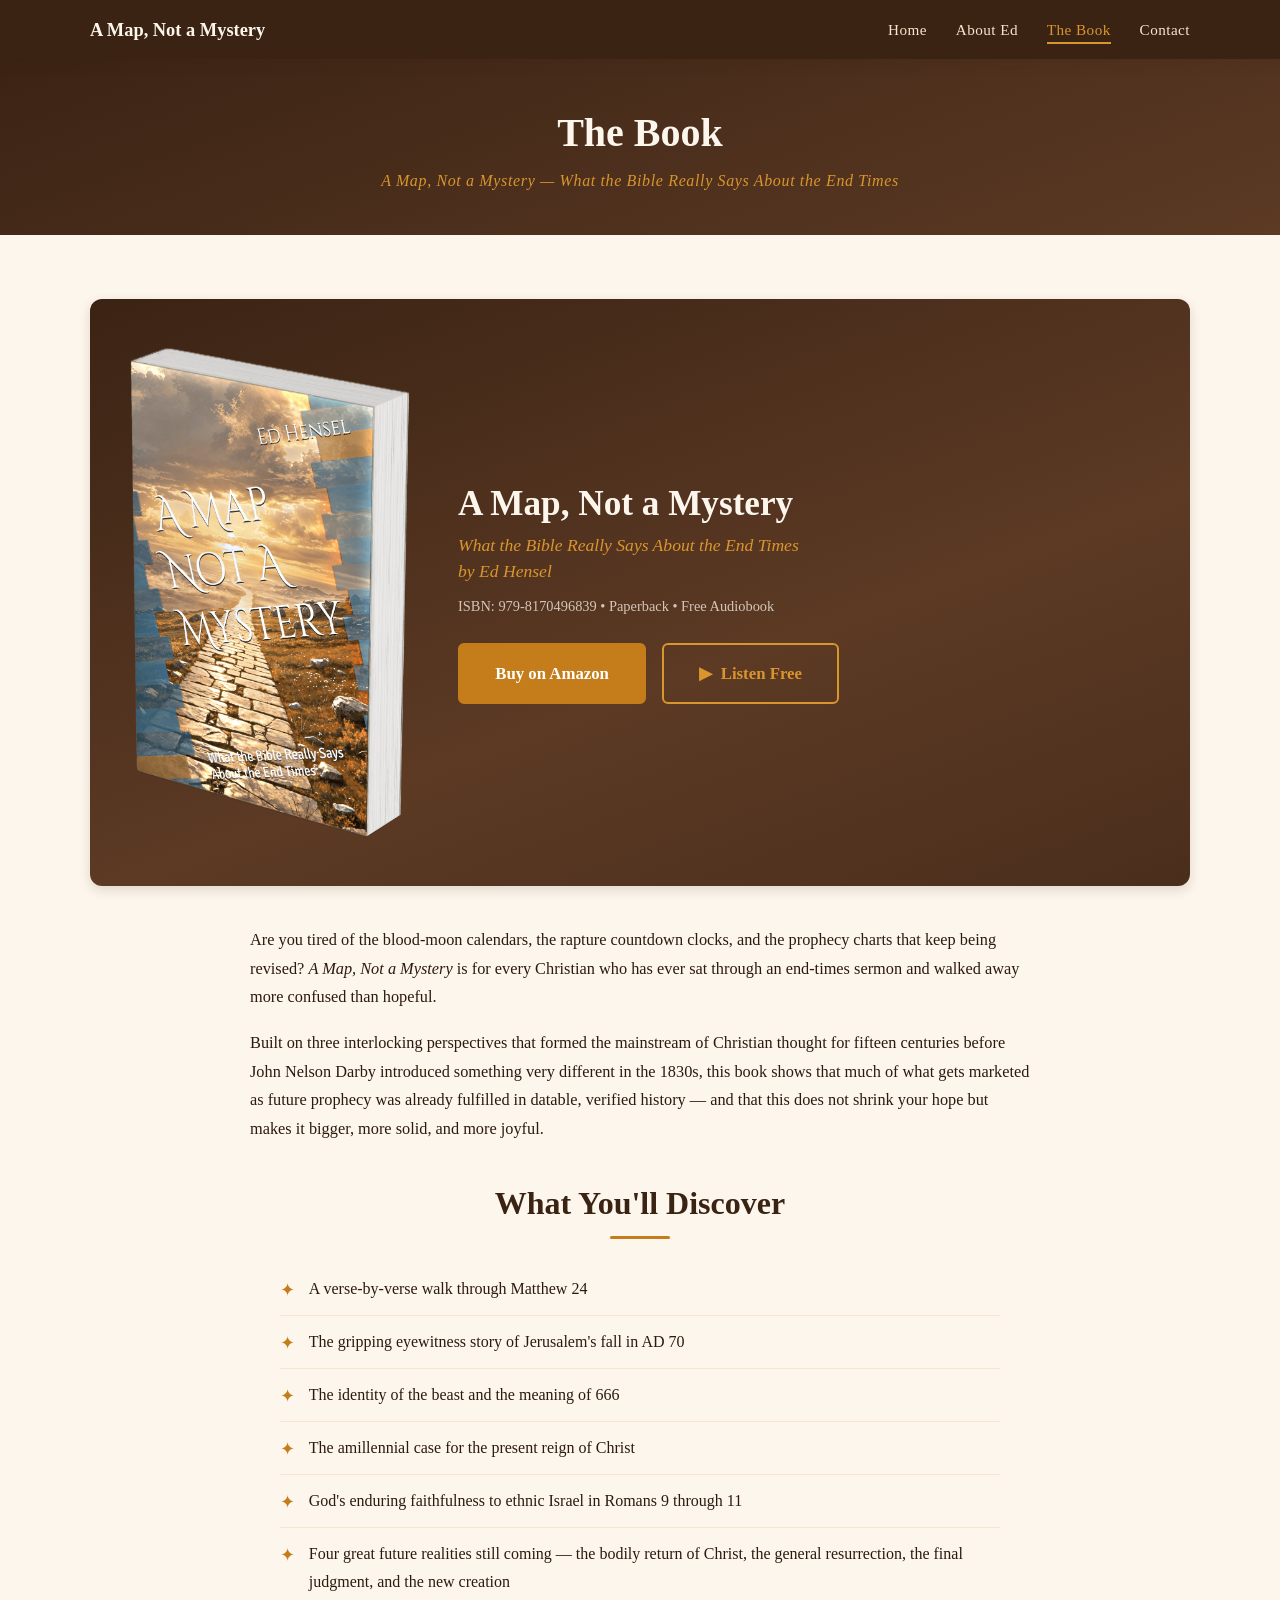
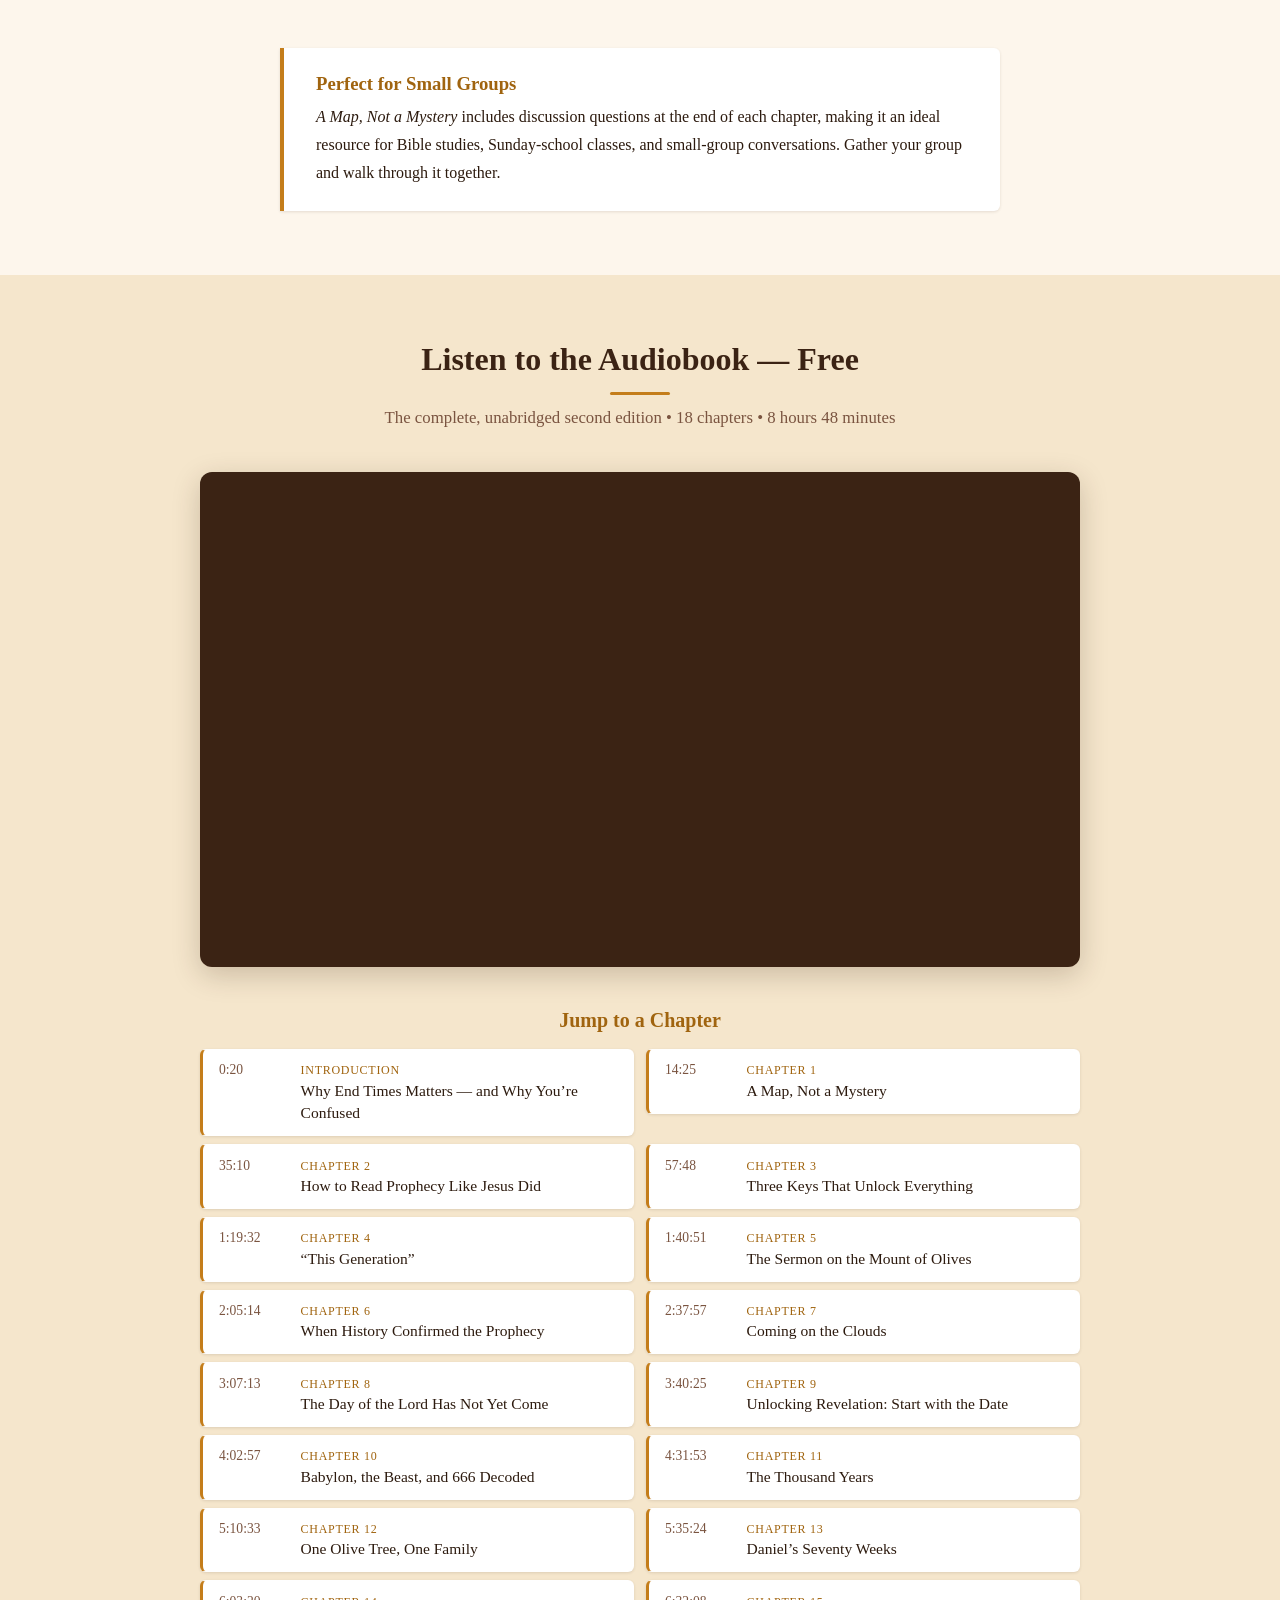
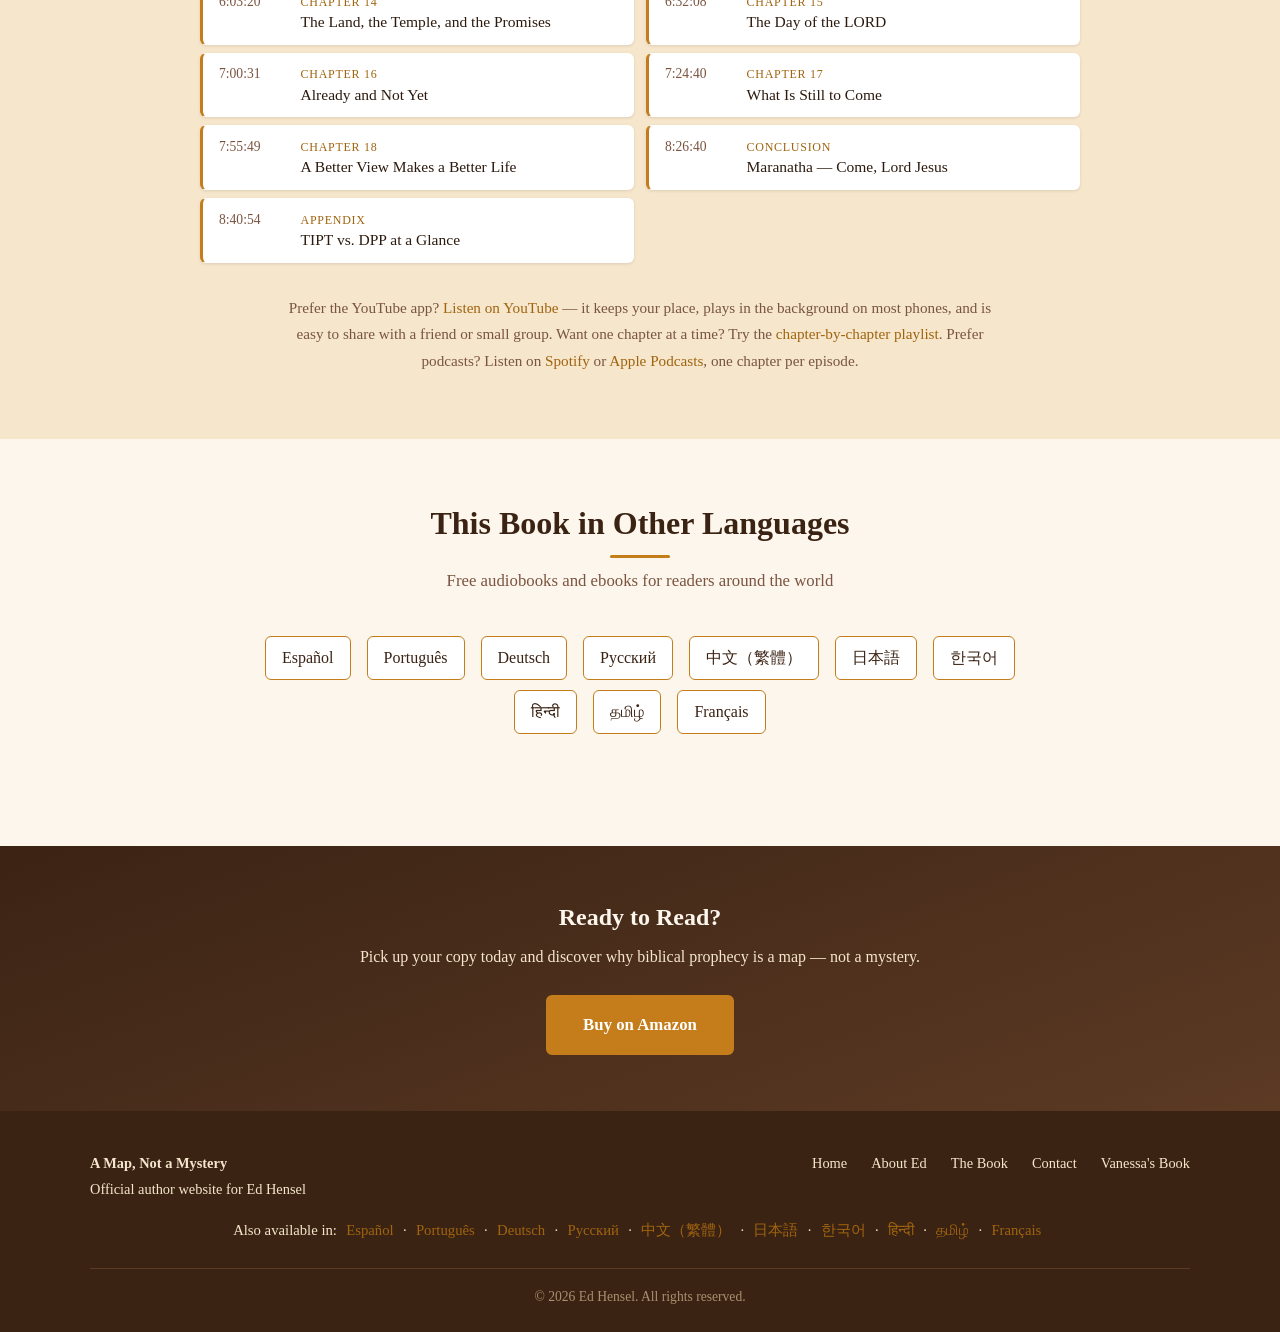
<file: book.html>
<!DOCTYPE html>
<html lang="en">
<head>
  <meta charset="UTF-8">
  <meta name="viewport" content="width=device-width, initial-scale=1.0">
  <title>The Book — A Map, Not a Mystery: What the Bible Really Says About the End Times</title>
  <meta name="description" content="Discover A Map, Not a Mystery by Ed Hensel — a verse-by-verse guide through Matthew 24, the fall of Jerusalem, the identity of the beast, and four great future realities still to come.">
  <link rel="canonical" href="https://edhensel.com/book.html">
  <link rel="alternate" hreflang="es" href="https://edhensel.com/es/">
  <link rel="alternate" hreflang="pt-BR" href="https://edhensel.com/pt/">
  <link rel="alternate" hreflang="de" href="https://edhensel.com/de/">
  <link rel="alternate" hreflang="ru" href="https://edhensel.com/ru/">
  <link rel="alternate" hreflang="zh-Hant" href="https://edhensel.com/zh/">
  <link rel="alternate" hreflang="ja" href="https://edhensel.com/ja/">
  <link rel="alternate" hreflang="ko" href="https://edhensel.com/ko/">
  <link rel="alternate" hreflang="hi" href="https://edhensel.com/hi/">
  <link rel="alternate" hreflang="ta" href="https://edhensel.com/ta/">
  <link rel="alternate" hreflang="fr" href="https://edhensel.com/fr/">
  <link rel="alternate" hreflang="en" href="https://edhensel.com/book.html">
  <link rel="alternate" hreflang="x-default" href="https://edhensel.com/book.html">

  <!-- Open Graph -->
  <meta property="og:title" content="A Map, Not a Mystery: What the Bible Really Says About the End Times">
  <meta property="og:description" content="Built on Partial Preterism, Amillennialism, and Non-Replacement Theology — three perspectives that formed the mainstream of Christian thought for fifteen centuries.">
  <meta property="og:type" content="book">
  <meta property="og:url" content="https://edhensel.com/book.html">
  <meta property="og:image" content="https://edhensel.com/book-cover.jpg">
  <meta property="og:image:width" content="1000">
  <meta property="og:image:height" content="1499">

  <!-- Twitter Card -->
  <meta name="twitter:card" content="summary_large_image">
  <meta name="twitter:title" content="A Map, Not a Mystery: What the Bible Really Says About the End Times">
  <meta name="twitter:description" content="Built on Partial Preterism, Amillennialism, and Non-Replacement Theology — perspectives that formed the mainstream of Christian thought for fifteen centuries.">
  <meta name="twitter:image" content="https://edhensel.com/book-cover.jpg">

  <!-- Favicon -->
  <link rel="icon" href="favicon.svg" type="image/svg+xml">
  <link rel="icon" href="favicon.svg">

  <!-- Author -->
  <meta name="author" content="Ed Hensel">

  <link rel="stylesheet" href="styles.css?v=20261105">

  <!-- Structured Data: Book -->
  <script type="application/ld+json">
  {
    "@context": "https://schema.org",
    "@type": "Book",
    "name": "A Map, Not a Mystery: What the Bible Really Says About the End Times",
    "author": {
      "@type": "Person",
      "name": "Ed Hensel"
    },
    "description": "Built on three interlocking perspectives — Partial Preterism, Amillennialism, and Non-Replacement Theology — this book shows that much of what gets marketed as future prophecy was already fulfilled in datable, verified history.",
    "genre": ["Christian Theology", "Biblical Studies", "Eschatology"],
    "inLanguage": "en",
    "bookFormat": "https://schema.org/Paperback",
    "isbn": "9798170496839",
    "image": "https://edhensel.com/book-cover.jpg",
    "url": "https://www.amazon.com/dp/B0HH2LZVFZ"
  }
  </script>
  <!-- Structured Data: Audiobook video -->
  <script type="application/ld+json">
  {
    "@context": "https://schema.org",
    "@type": "VideoObject",
    "name": "A Map, Not a Mystery – Full Audiobook | What the Bible Really Says About the End Times",
    "description": "The complete, unabridged audiobook of A Map, Not a Mystery: What the Bible Really Says About the End Times (Second Edition) by Ed Hensel — free to listen.",
    "thumbnailUrl": "https://i.ytimg.com/vi/fCfTd5y2ZyA/maxresdefault.jpg",
    "uploadDate": "2026-10-30",
    "duration": "PT8H54M38S",
    "embedUrl": "https://www.youtube-nocookie.com/embed/fCfTd5y2ZyA",
    "contentUrl": "https://www.youtube.com/watch?v=fCfTd5y2ZyA",
    "inLanguage": "en",
    "author": { "@type": "Person", "name": "Ed Hensel" }
  }
  </script>
</head>
<body>

  <a class="skip-link" href="#main">Skip to main content</a>

  <!-- ========== HEADER ========== -->
  <header class="site-header">
    <div class="nav-wrapper">
      <a href="index.html" class="site-logo">A Map, Not a Mystery</a>
      <button class="nav-toggle" aria-label="Open navigation menu" aria-expanded="false">
        <span></span><span></span><span></span>
      </button>
      <nav class="main-nav" aria-label="Primary navigation">
        <ul>
          <li><a href="index.html">Home</a></li>
          <li><a href="about.html">About Ed</a></li>
          <li><a href="book.html" aria-current="page">The Book</a></li>
          <li><a href="contact.html">Contact</a></li>
        </ul>
      </nav>
    </div>
  </header>

  <main id="main">

    <!-- ========== PAGE BANNER ========== -->
    <section class="page-banner">
      <div class="container">
        <h1>The Book</h1>
        <p class="page-banner__sub">A Map, Not a Mystery &mdash; What the Bible Really Says About the End Times</p>
      </div>
    </section>

    <!-- ========== BOOK DETAILS ========== -->
    <section class="section" aria-labelledby="book-title">
      <div class="container">
        <div class="book-showcase">
          <div class="book-showcase__cover">
            <img src="book-cover-3d.png" alt="Book cover of A Map, Not a Mystery by Ed Hensel" width="350" height="613">
          </div>
          <div class="book-showcase__info">
            <h2 id="book-title">A Map, Not a Mystery</h2>
            <p class="byline">What the Bible Really Says About the End Times<br>by Ed Hensel</p>
            <p class="book-meta">ISBN: 979-8170496839 &bull; Paperback &bull; Free Audiobook</p>
            <div class="book-actions">
              <a href="https://www.amazon.com/dp/B0HH2LZVFZ" class="btn" rel="noopener" target="_blank">Buy on Amazon</a>
              <a href="#listen" class="btn btn-outline">&#9654;&#xFE0E;&ensp;Listen Free</a>
            </div>
          </div>
        </div>

        <div class="book-description">
          <p>
            Are you tired of the blood-moon calendars, the rapture countdown clocks, and
            the prophecy charts that keep being revised? <em>A Map, Not a Mystery</em> is
            for every Christian who has ever sat through an end-times sermon and walked
            away more confused than hopeful.
          </p>
          <p>
            Built on three interlocking perspectives that formed the mainstream of
            Christian thought for fifteen centuries before John Nelson Darby introduced
            something very different in the 1830s, this book shows that much of what
            gets marketed as future prophecy was already fulfilled in datable, verified
            history — and that this does not shrink your hope but makes it bigger, more
            solid, and more joyful.
          </p>
        </div>

        <!-- ========== WHAT YOU'LL DISCOVER ========== -->
        <h3 class="section-title" id="discover-title" style="margin-bottom:1.5rem;">What You'll Discover</h3>
        <ul class="discover-list" aria-labelledby="discover-title">
          <li>A verse-by-verse walk through Matthew 24</li>
          <li>The gripping eyewitness story of Jerusalem's fall in AD 70</li>
          <li>The identity of the beast and the meaning of 666</li>
          <li>The amillennial case for the present reign of Christ</li>
          <li>God's enduring faithfulness to ethnic Israel in Romans 9 through 11</li>
          <li>Four great future realities still coming — the bodily return of Christ, the general resurrection, the final judgment, and the new creation</li>
        </ul>

        <!-- ========== SMALL GROUP NOTE ========== -->
        <div class="small-group-note">
          <h3>Perfect for Small Groups</h3>
          <p>
            <em>A Map, Not a Mystery</em> includes discussion questions at the end of
            each chapter, making it an ideal resource for Bible studies, Sunday-school
            classes, and small-group conversations. Gather your group and walk through
            it together.
          </p>
        </div>

      </div>
    </section>

    <!-- ========== FREE AUDIOBOOK ========== -->
    <section class="section section--alt listen" id="listen" aria-labelledby="listen-title">
      <div class="container">
        <h2 class="section-title" id="listen-title">Listen to the Audiobook &mdash; Free</h2>
        <p class="section-subtitle">The complete, unabridged second edition &bull; 18 chapters &bull; 8 hours 48 minutes</p>

        <div class="listen-player">
          <div class="video-frame">
            <iframe id="audiobook-player"
              src="https://www.youtube-nocookie.com/embed/fCfTd5y2ZyA?enablejsapi=1&amp;rel=0&amp;playsinline=1"
              title="A Map, Not a Mystery &mdash; full audiobook"
              allow="accelerometer; autoplay; clipboard-write; encrypted-media; gyroscope; picture-in-picture; web-share"
              referrerpolicy="strict-origin-when-cross-origin"
              allowfullscreen></iframe>
          </div>
        </div>

        <h3 class="chapter-list__heading" id="chapters-title">Jump to a Chapter</h3>
        <ol class="chapter-list" aria-labelledby="chapters-title">
            <li><button type="button" class="chapter-btn" data-start="20"><span class="chapter-btn__time">0:20</span><span class="chapter-btn__title"><span class="chapter-btn__kind">Introduction</span> Why End Times Matters — and Why You’re Confused</span></button></li>
            <li><button type="button" class="chapter-btn" data-start="865"><span class="chapter-btn__time">14:25</span><span class="chapter-btn__title"><span class="chapter-btn__kind">Chapter 1</span> A Map, Not a Mystery</span></button></li>
            <li><button type="button" class="chapter-btn" data-start="2110"><span class="chapter-btn__time">35:10</span><span class="chapter-btn__title"><span class="chapter-btn__kind">Chapter 2</span> How to Read Prophecy Like Jesus Did</span></button></li>
            <li><button type="button" class="chapter-btn" data-start="3468"><span class="chapter-btn__time">57:48</span><span class="chapter-btn__title"><span class="chapter-btn__kind">Chapter 3</span> Three Keys That Unlock Everything</span></button></li>
            <li><button type="button" class="chapter-btn" data-start="4772"><span class="chapter-btn__time">1:19:32</span><span class="chapter-btn__title"><span class="chapter-btn__kind">Chapter 4</span> “This Generation”</span></button></li>
            <li><button type="button" class="chapter-btn" data-start="6051"><span class="chapter-btn__time">1:40:51</span><span class="chapter-btn__title"><span class="chapter-btn__kind">Chapter 5</span> The Sermon on the Mount of Olives</span></button></li>
            <li><button type="button" class="chapter-btn" data-start="7514"><span class="chapter-btn__time">2:05:14</span><span class="chapter-btn__title"><span class="chapter-btn__kind">Chapter 6</span> When History Confirmed the Prophecy</span></button></li>
            <li><button type="button" class="chapter-btn" data-start="9477"><span class="chapter-btn__time">2:37:57</span><span class="chapter-btn__title"><span class="chapter-btn__kind">Chapter 7</span> Coming on the Clouds</span></button></li>
            <li><button type="button" class="chapter-btn" data-start="11233"><span class="chapter-btn__time">3:07:13</span><span class="chapter-btn__title"><span class="chapter-btn__kind">Chapter 8</span> The Day of the Lord Has Not Yet Come</span></button></li>
            <li><button type="button" class="chapter-btn" data-start="13225"><span class="chapter-btn__time">3:40:25</span><span class="chapter-btn__title"><span class="chapter-btn__kind">Chapter 9</span> Unlocking Revelation: Start with the Date</span></button></li>
            <li><button type="button" class="chapter-btn" data-start="14577"><span class="chapter-btn__time">4:02:57</span><span class="chapter-btn__title"><span class="chapter-btn__kind">Chapter 10</span> Babylon, the Beast, and 666 Decoded</span></button></li>
            <li><button type="button" class="chapter-btn" data-start="16313"><span class="chapter-btn__time">4:31:53</span><span class="chapter-btn__title"><span class="chapter-btn__kind">Chapter 11</span> The Thousand Years</span></button></li>
            <li><button type="button" class="chapter-btn" data-start="18633"><span class="chapter-btn__time">5:10:33</span><span class="chapter-btn__title"><span class="chapter-btn__kind">Chapter 12</span> One Olive Tree, One Family</span></button></li>
            <li><button type="button" class="chapter-btn" data-start="20124"><span class="chapter-btn__time">5:35:24</span><span class="chapter-btn__title"><span class="chapter-btn__kind">Chapter 13</span> Daniel’s Seventy Weeks</span></button></li>
            <li><button type="button" class="chapter-btn" data-start="21800"><span class="chapter-btn__time">6:03:20</span><span class="chapter-btn__title"><span class="chapter-btn__kind">Chapter 14</span> The Land, the Temple, and the Promises</span></button></li>
            <li><button type="button" class="chapter-btn" data-start="23528"><span class="chapter-btn__time">6:32:08</span><span class="chapter-btn__title"><span class="chapter-btn__kind">Chapter 15</span> The Day of the LORD</span></button></li>
            <li><button type="button" class="chapter-btn" data-start="25231"><span class="chapter-btn__time">7:00:31</span><span class="chapter-btn__title"><span class="chapter-btn__kind">Chapter 16</span> Already and Not Yet</span></button></li>
            <li><button type="button" class="chapter-btn" data-start="26680"><span class="chapter-btn__time">7:24:40</span><span class="chapter-btn__title"><span class="chapter-btn__kind">Chapter 17</span> What Is Still to Come</span></button></li>
            <li><button type="button" class="chapter-btn" data-start="28549"><span class="chapter-btn__time">7:55:49</span><span class="chapter-btn__title"><span class="chapter-btn__kind">Chapter 18</span> A Better View Makes a Better Life</span></button></li>
            <li><button type="button" class="chapter-btn" data-start="30400"><span class="chapter-btn__time">8:26:40</span><span class="chapter-btn__title"><span class="chapter-btn__kind">Conclusion</span> Maranatha — Come, Lord Jesus</span></button></li>
            <li><button type="button" class="chapter-btn" data-start="31254"><span class="chapter-btn__time">8:40:54</span><span class="chapter-btn__title"><span class="chapter-btn__kind">Appendix</span> TIPT vs. DPP at a Glance</span></button></li>
        </ol>

        <p class="listen-note">
          Prefer the YouTube app? <a href="https://www.youtube.com/watch?v=fCfTd5y2ZyA" rel="noopener" target="_blank">Listen on YouTube</a>
          &mdash; it keeps your place, plays in the background on most phones, and is easy to share with a friend or small group.
          Want one chapter at a time? Try the <a href="https://www.youtube.com/playlist?list=PLK-r_RstPiVM" rel="noopener" target="_blank">chapter-by-chapter playlist</a>.
          Prefer podcasts? Listen on <a href="https://open.spotify.com/show/06F0a8bkillzv990FJswKA" rel="noopener" target="_blank">Spotify</a> or <a href="https://podcasts.apple.com/us/podcast/id6829828314" rel="noopener" target="_blank">Apple Podcasts</a>, one chapter per episode.
        </p>
      </div>
    </section>

    <!-- ========== OTHER LANGUAGES ========== -->
    <section class="section" id="languages" aria-labelledby="languages-title">
      <div class="container">
        <h2 class="section-title" id="languages-title">This Book in Other Languages</h2>
        <p class="section-subtitle">Free audiobooks and ebooks for readers around the world</p>
        <ul class="lang-list"><li><a href="es/" hreflang="es" lang="es">Español</a></li><li><a href="pt/" hreflang="pt-BR" lang="pt-BR">Português</a></li><li><a href="de/" hreflang="de" lang="de">Deutsch</a></li><li><a href="ru/" hreflang="ru" lang="ru">Русский</a></li><li><a href="zh/" hreflang="zh-Hant" lang="zh-Hant">中文（繁體）</a></li><li><a href="ja/" hreflang="ja" lang="ja">日本語</a></li><li><a href="ko/" hreflang="ko" lang="ko">한국어</a></li><li><a href="hi/" hreflang="hi" lang="hi">हिन्दी</a></li><li><a href="ta/" hreflang="ta" lang="ta">தமிழ்</a></li><li><a href="fr/" hreflang="fr" lang="fr">Français</a></li></ul>
      </div>
    </section>

    <!-- ========== BUY CTA ========== -->
    <section class="speaking-cta" aria-labelledby="buy-cta-title">
      <div class="container">
        <h2 id="buy-cta-title">Ready to Read?</h2>
        <p>Pick up your copy today and discover why biblical prophecy is a map — not a mystery.</p>
        <a href="https://www.amazon.com/dp/B0HH2LZVFZ" class="btn" rel="noopener" target="_blank">Buy on Amazon</a>
      </div>
    </section>

  </main>

  <!-- ========== FOOTER ========== -->
  <footer class="site-footer">
    <div class="container">
      <div class="footer-inner">
        <div class="footer-brand">
          <strong>A Map, Not a Mystery</strong><br>
          Official author website for Ed Hensel
        </div>
        <nav class="footer-nav" aria-label="Footer navigation">
          <ul>
            <li><a href="index.html">Home</a></li>
            <li><a href="about.html">About Ed</a></li>
            <li><a href="book.html">The Book</a></li>
            <li><a href="contact.html">Contact</a></li>
            <li><a href="https://housechurchbook.com" target="_blank" rel="noopener">Vanessa's Book</a></li>
          </ul>
        </nav>
      </div>
      <p class="lang-strip">Also available in: <a href="es/" lang="es">Español</a> &middot; <a href="pt/" lang="pt-BR">Português</a> &middot; <a href="de/" lang="de">Deutsch</a> &middot; <a href="ru/" lang="ru">Русский</a> &middot; <a href="zh/" lang="zh-Hant">中文（繁體）</a> &middot; <a href="ja/" lang="ja">日本語</a> &middot; <a href="ko/" lang="ko">한국어</a> &middot; <a href="hi/" lang="hi">हिन्दी</a> &middot; <a href="ta/" lang="ta">தமிழ்</a> &middot; <a href="fr/" lang="fr">Français</a></p>
      <p class="footer-copy">&copy; 2026 Ed Hensel. All rights reserved.</p>
    </div>
  </footer>

  <script>
    (function(){
      var btn = document.querySelector('.nav-toggle');
      var nav = document.querySelector('.main-nav');
      if(!btn||!nav) return;
      btn.addEventListener('click', function(){
        var open = nav.classList.toggle('open');
        btn.setAttribute('aria-expanded', open);
        btn.setAttribute('aria-label', open ? 'Close navigation menu' : 'Open navigation menu');
      });
    })();
  </script>
  <script>
    // Free audiobook: chapter buttons jump the embedded player to each chapter
    (function(){
      var frame = document.getElementById('audiobook-player');
      var buttons = document.querySelectorAll('.chapter-btn');
      if(!frame || !buttons.length) return;
      var player = null, ready = false;

      window.onYouTubeIframeAPIReady = function(){
        player = new YT.Player('audiobook-player', {
          events: { onReady: function(){ ready = true; } }
        });
      };
      var tag = document.createElement('script');
      tag.src = 'https://www.youtube.com/iframe_api';
      document.head.appendChild(tag);

      function mark(btn){
        for(var i = 0; i < buttons.length; i++){ buttons[i].removeAttribute('aria-current'); }
        btn.setAttribute('aria-current', 'true');
      }

      for(var i = 0; i < buttons.length; i++){
        buttons[i].addEventListener('click', function(){
          var start = parseInt(this.getAttribute('data-start'), 10) || 0;
          mark(this);
          if(ready && player && player.seekTo){
            player.seekTo(start, true);
            player.playVideo();
          } else {
            // Fallback if the YouTube API hasn't loaded: reload the player at that time
            frame.src = 'https://www.youtube-nocookie.com/embed/fCfTd5y2ZyA?enablejsapi=1&rel=0&playsinline=1&autoplay=1&start=' + start;
          }
          frame.scrollIntoView({ behavior: 'smooth', block: 'center' });
        });
      }
    })();
  </script>
</body>
</html>
</file>
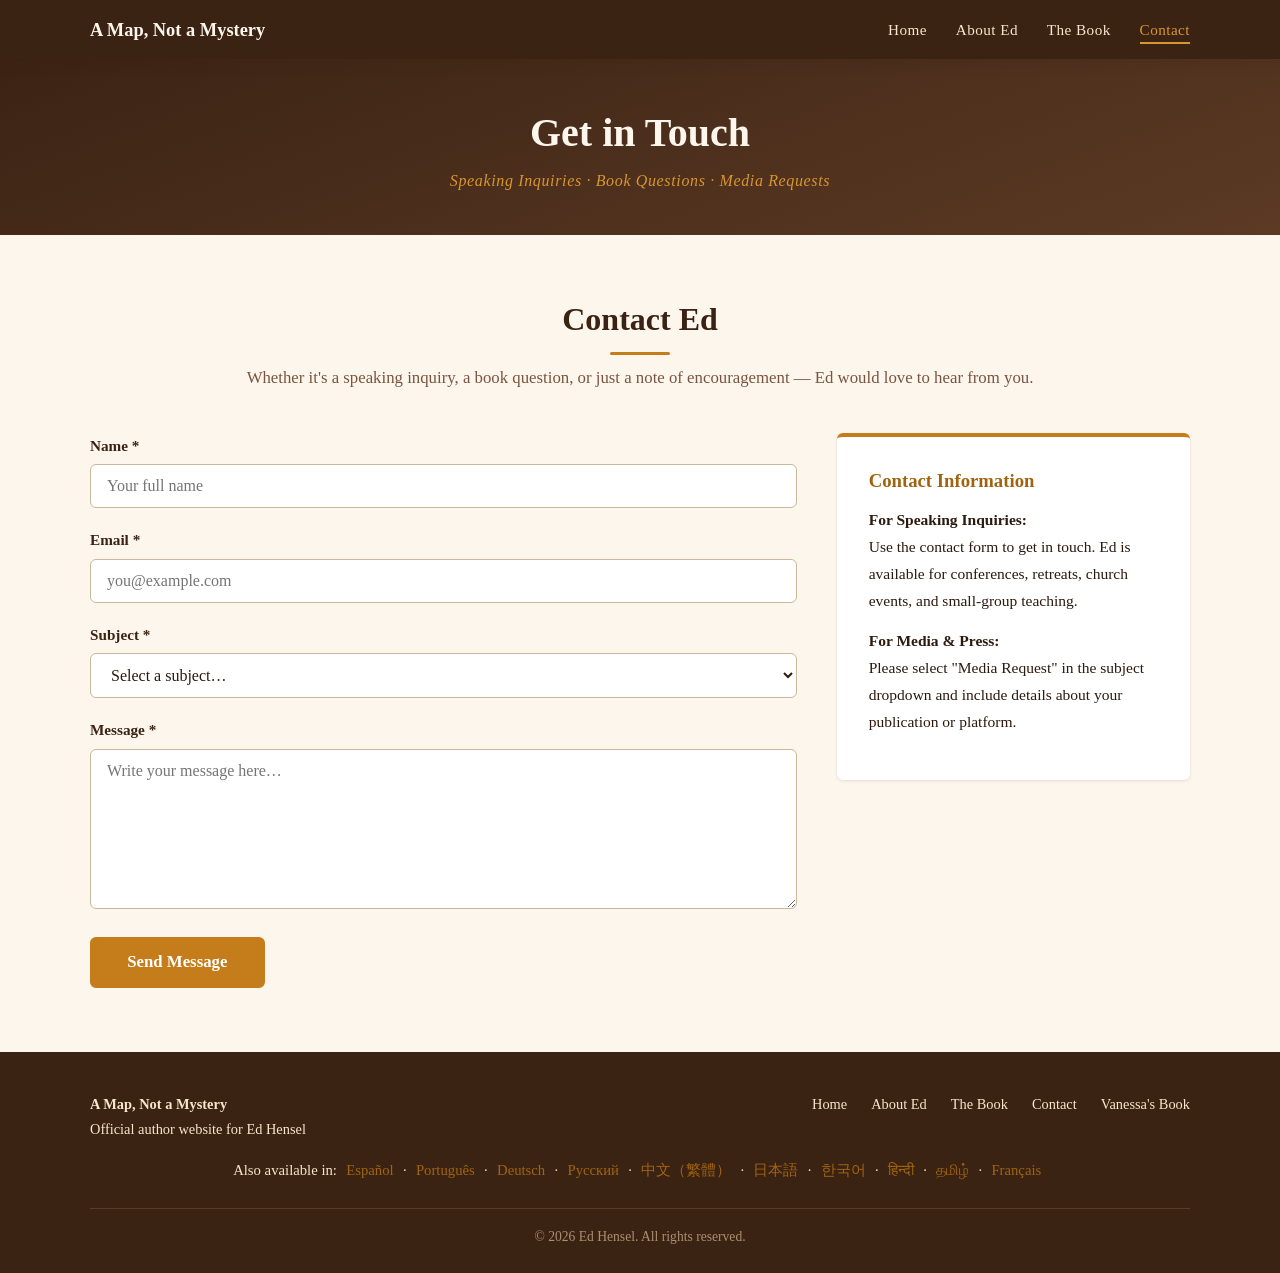
<file: contact.html>
<!DOCTYPE html>
<html lang="en">
<head>
  <meta charset="UTF-8">
  <meta name="viewport" content="width=device-width, initial-scale=1.0">
  <title>Contact Ed Hensel — Speaking Inquiries, Book Questions &amp; More</title>
  <meta name="description" content="Contact Ed Hensel for speaking engagements, book questions, media requests, or general messages. Author of A Map, Not a Mystery: What the Bible Really Says About the End Times.">
  <link rel="canonical" href="https://edhensel.com/contact.html">

  <!-- Open Graph -->
  <meta property="og:title" content="Contact Ed Hensel — Author of A Map, Not a Mystery">
  <meta property="og:description" content="Reach out for speaking inquiries, book questions, media requests, or general messages.">
  <meta property="og:type" content="website">
  <meta property="og:url" content="https://edhensel.com/contact.html">
  <meta property="og:image" content="https://edhensel.com/book-cover.jpg">
  <meta property="og:image:width" content="1000">
  <meta property="og:image:height" content="1499">

  <!-- Twitter Card -->
  <meta name="twitter:card" content="summary_large_image">
  <meta name="twitter:title" content="Contact Ed Hensel — Author of A Map, Not a Mystery">
  <meta name="twitter:description" content="Reach out for speaking inquiries, book questions, media requests, or general messages.">
  <meta name="twitter:image" content="https://edhensel.com/book-cover.jpg">

  <!-- Favicon -->
  <link rel="icon" href="favicon.svg" type="image/svg+xml">
  <link rel="icon" href="favicon.svg">

  <!-- Author -->
  <meta name="author" content="Ed Hensel">

  <link rel="stylesheet" href="styles.css?v=20261105">
</head>
<body>

  <a class="skip-link" href="#main">Skip to main content</a>

  <!-- ========== HEADER ========== -->
  <header class="site-header">
    <div class="nav-wrapper">
      <a href="index.html" class="site-logo">A Map, Not a Mystery</a>
      <button class="nav-toggle" aria-label="Open navigation menu" aria-expanded="false">
        <span></span><span></span><span></span>
      </button>
      <nav class="main-nav" aria-label="Primary navigation">
        <ul>
          <li><a href="index.html">Home</a></li>
          <li><a href="about.html">About Ed</a></li>
          <li><a href="book.html">The Book</a></li>
          <li><a href="contact.html" aria-current="page">Contact</a></li>
        </ul>
      </nav>
    </div>
  </header>

  <main id="main">

    <!-- ========== PAGE BANNER ========== -->
    <section class="page-banner">
      <div class="container">
        <h1>Get in Touch</h1>
        <p class="page-banner__sub">Speaking Inquiries &middot; Book Questions &middot; Media Requests</p>
      </div>
    </section>

    <!-- ========== CONTACT SECTION ========== -->
    <section class="section" aria-labelledby="contact-title">
      <div class="container">
        <h2 class="section-title" id="contact-title">Contact Ed</h2>
        <p class="section-subtitle">Whether it's a speaking inquiry, a book question, or just a note of encouragement — Ed would love to hear from you.</p>

        <div class="contact-grid">

          <!-- FORM -->
          <div class="contact-form-wrapper">
            <form class="contact-form" action="https://formspree.io/f/mbdpqqwb" method="POST" aria-label="Contact form">
              <label for="name">Name <span aria-hidden="true">*</span></label>
              <input type="text" id="name" name="name" required autocomplete="name" placeholder="Your full name">

              <label for="email">Email <span aria-hidden="true">*</span></label>
              <input type="email" id="email" name="email" required autocomplete="email" placeholder="you@example.com">

              <label for="subject">Subject <span aria-hidden="true">*</span></label>
              <select id="subject" name="subject" required>
                <option value="" disabled selected>Select a subject&hellip;</option>
                <option value="Speaking Inquiry">Speaking Inquiry</option>
                <option value="Book Question">Book Question</option>
                <option value="General Message">General Message</option>
                <option value="Media Request">Media Request</option>
              </select>

              <label for="message">Message <span aria-hidden="true">*</span></label>
              <textarea id="message" name="message" required placeholder="Write your message here&hellip;"></textarea>

              <button type="submit" class="btn">Send Message</button>
            </form>
          </div>

          <!-- CONTACT INFO -->
          <div class="contact-info-wrapper">
            <div class="contact-info-box">
              <h3>Contact Information</h3>
              <p><strong>For Speaking Inquiries:</strong><br>
                Use the contact form to get in touch. Ed is available for conferences, retreats, church events, and small-group teaching.
              </p>
              <p><strong>For Media &amp; Press:</strong><br>
                Please select "Media Request" in the subject dropdown and include details about your publication or platform.
              </p>
            </div>
          </div>

        </div>
      </div>
    </section>

  </main>

  <!-- ========== FOOTER ========== -->
  <footer class="site-footer">
    <div class="container">
      <div class="footer-inner">
        <div class="footer-brand">
          <strong>A Map, Not a Mystery</strong><br>
          Official author website for Ed Hensel
        </div>
        <nav class="footer-nav" aria-label="Footer navigation">
          <ul>
            <li><a href="index.html">Home</a></li>
            <li><a href="about.html">About Ed</a></li>
            <li><a href="book.html">The Book</a></li>
            <li><a href="contact.html">Contact</a></li>
            <li><a href="https://housechurchbook.com" target="_blank" rel="noopener">Vanessa's Book</a></li>
          </ul>
        </nav>
      </div>
      <p class="lang-strip">Also available in: <a href="es/" lang="es">Español</a> &middot; <a href="pt/" lang="pt-BR">Português</a> &middot; <a href="de/" lang="de">Deutsch</a> &middot; <a href="ru/" lang="ru">Русский</a> &middot; <a href="zh/" lang="zh-Hant">中文（繁體）</a> &middot; <a href="ja/" lang="ja">日本語</a> &middot; <a href="ko/" lang="ko">한국어</a> &middot; <a href="hi/" lang="hi">हिन्दी</a> &middot; <a href="ta/" lang="ta">தமிழ்</a> &middot; <a href="fr/" lang="fr">Français</a></p>
      <p class="footer-copy">&copy; 2026 Ed Hensel. All rights reserved.</p>
    </div>
  </footer>

  <script>
    (function(){
      var btn = document.querySelector('.nav-toggle');
      var nav = document.querySelector('.main-nav');
      if(!btn||!nav) return;
      btn.addEventListener('click', function(){
        var open = nav.classList.toggle('open');
        btn.setAttribute('aria-expanded', open);
        btn.setAttribute('aria-label', open ? 'Close navigation menu' : 'Open navigation menu');
      });
    })();
  </script>
</body>
</html>
</file>
<file: styles.css>
/* ============================================
   Ed Hensel Author Website — styles.css
   Palette: deep amber, warm cream, dark brown
   ============================================ */

/* --- Reset & Base --- */
*, *::before, *::after { box-sizing: border-box; margin: 0; padding: 0; }

:root {
  --color-cream:       #FDF6EC;
  --color-cream-dark:  #F5E6CC;
  --color-amber:       #C47D1A;
  --color-amber-light: #D9952E;
  --color-amber-dark:  #A0640F;
  --color-brown:       #3B2314;
  --color-brown-mid:   #5C3A24;
  --color-brown-light: #7A5440;
  --color-text:        #2C1A0E;
  --color-white:       #FFFFFF;
  --shadow-sm:  0 1px 3px rgba(59,35,20,.12);
  --shadow-md:  0 4px 12px rgba(59,35,20,.15);
  --shadow-lg:  0 8px 28px rgba(59,35,20,.22);
  --shadow-book: 0 12px 40px rgba(59,35,20,.3), 0 4px 12px rgba(0,0,0,.15);
  --radius:     6px;
  --max-width:  1100px;
  --transition: .25s ease;
}

html { font-size: 16px; scroll-behavior: smooth; }

body {
  font-family: Georgia, 'Times New Roman', serif;
  color: var(--color-text);
  background: var(--color-cream);
  line-height: 1.75;
  -webkit-font-smoothing: antialiased;
}

img { max-width: 100%; height: auto; display: block; }
a   { color: var(--color-amber-dark); text-decoration: none; transition: color var(--transition); }
a:hover { color: var(--color-amber); }

h1, h2, h3, h4 {
  font-family: 'Palatino Linotype', Palatino, Georgia, serif;
  color: var(--color-brown);
  line-height: 1.3;
}

.container { width: 92%; max-width: var(--max-width); margin: 0 auto; }

/* --- Skip Link (accessibility) --- */
.skip-link {
  position: absolute; left: -9999px; top: 0;
  background: var(--color-amber); color: var(--color-white);
  padding: .5rem 1rem; z-index: 1000; border-radius: 0 0 var(--radius) var(--radius);
}
.skip-link:focus { left: 0; }

/* ============================================
   Header / Navigation
   ============================================ */
.site-header {
  background: var(--color-brown);
  padding: 0;
  position: sticky; top: 0; z-index: 900;
  box-shadow: var(--shadow-md);
}

.nav-wrapper {
  display: flex; align-items: center; justify-content: space-between;
  max-width: var(--max-width); margin: 0 auto; width: 92%;
  padding: .85rem 0;
}

.site-logo {
  font-family: 'Palatino Linotype', Palatino, Georgia, serif;
  font-size: 1.15rem; font-weight: 700;
  color: var(--color-cream); white-space: nowrap;
}
.site-logo:hover { color: var(--color-amber-light); }

/* Hamburger */
.nav-toggle { display: none; background: none; border: none; cursor: pointer; padding: .25rem; }
.nav-toggle span {
  display: block; width: 24px; height: 2px;
  background: var(--color-cream); margin: 5px 0;
  transition: transform var(--transition), opacity var(--transition);
}

.main-nav ul { list-style: none; display: flex; gap: 1.8rem; }
.main-nav a {
  color: var(--color-cream-dark); font-size: .95rem;
  letter-spacing: .03em; padding: .25rem 0;
  border-bottom: 2px solid transparent;
  transition: color var(--transition), border-color var(--transition);
}
.main-nav a:hover,
.main-nav a[aria-current="page"] {
  color: var(--color-amber-light);
  border-bottom-color: var(--color-amber-light);
}

/* ============================================
   Hero Section — Split layout with book cover
   ============================================ */
.hero {
  background: linear-gradient(160deg, var(--color-brown) 0%, var(--color-brown-mid) 60%, #4A2E1C 100%);
  color: var(--color-cream);
  padding: 4rem 1rem 4.5rem;
  overflow: hidden;
}

.hero-split {
  display: flex;
  align-items: center;
  justify-content: center;
  gap: 3.5rem;
}

.hero-cover {
  flex: 0 0 auto;
  text-align: center;
}
.hero-cover img {
  width: 300px;
  height: auto;
  margin: 0 auto;
  transition: transform .4s ease;
}
.hero-cover img:hover {
  transform: translateY(-6px) rotate(-1deg);
}

.hero-text {
  flex: 1;
  max-width: 560px;
}
.hero-text h1 {
  font-size: clamp(2rem, 5vw, 3rem);
  color: var(--color-cream);
  margin-bottom: .3rem;
}
.hero .subtitle {
  font-size: clamp(1rem, 2.5vw, 1.3rem);
  color: var(--color-amber-light);
  font-style: italic;
  margin-bottom: 1.5rem;
}
.hero .intro-text {
  font-size: 1.05rem; line-height: 1.8;
  color: var(--color-cream-dark);
  margin-bottom: 2rem;
}
.hero-buttons {
  display: flex; gap: 1rem; flex-wrap: wrap;
}

/* CTA Buttons */
.btn {
  display: inline-block;
  background: var(--color-amber);
  color: var(--color-white);
  font-family: 'Palatino Linotype', Palatino, Georgia, serif;
  font-size: 1.05rem; font-weight: 700;
  padding: .85rem 2.2rem;
  border-radius: var(--radius);
  border: 2px solid var(--color-amber);
  transition: background var(--transition), color var(--transition), transform var(--transition), box-shadow var(--transition);
  cursor: pointer;
  text-align: center;
}
.btn:hover {
  background: var(--color-amber-dark);
  border-color: var(--color-amber-dark);
  color: var(--color-white);
  transform: translateY(-2px);
  box-shadow: 0 4px 12px rgba(196,125,26,.35);
}
.btn-outline {
  background: transparent;
  color: var(--color-amber-light);
  border-color: var(--color-amber-light);
}
.btn-outline:hover {
  background: var(--color-amber-light);
  color: var(--color-brown);
}

/* ============================================
   Sections
   ============================================ */
.section {
  padding: 4rem 0;
}
.section--alt {
  background: var(--color-cream-dark);
}
.section-title {
  font-size: clamp(1.5rem, 3vw, 2rem);
  text-align: center;
  margin-bottom: .5rem;
}
.section-subtitle {
  text-align: center;
  color: var(--color-brown-light);
  margin-bottom: 2.5rem;
  font-size: 1.05rem;
}

/* Decorative divider */
.section-title::after {
  content: "";
  display: block;
  width: 60px; height: 3px;
  background: var(--color-amber);
  margin: .7rem auto 0;
  border-radius: 2px;
}

/* --- Framework Cards --- */
.card-grid {
  display: grid;
  grid-template-columns: repeat(auto-fit, minmax(280px, 1fr));
  gap: 1.5rem;
}
.card {
  background: var(--color-white);
  border-radius: var(--radius);
  padding: 2rem 1.5rem;
  box-shadow: var(--shadow-sm);
  border-top: 4px solid var(--color-amber);
  transition: box-shadow var(--transition), transform var(--transition);
}
.card:hover { box-shadow: var(--shadow-md); transform: translateY(-3px); }
.card h3 { font-size: 1.2rem; margin-bottom: .6rem; color: var(--color-amber-dark); }
.card p  { font-size: .97rem; color: var(--color-brown-light); }
.card-icon {
  display: block;
  font-size: 2rem;
  line-height: 1;
  margin-bottom: .75rem;
  color: var(--color-amber);
}

/* --- Author Teaser (home page) --- */
.author-teaser {
  display: flex; align-items: center; gap: 2.5rem;
}
.author-teaser__img {
  flex: 0 0 200px;
  width: 200px; height: 200px;
  border-radius: 50%;
  overflow: hidden;
  border: 4px solid var(--color-amber);
  box-shadow: var(--shadow-md);
}
.author-teaser__img img {
  width: 100%; height: 100%; object-fit: cover;
}
.author-teaser__text { flex: 1; min-width: 260px; }
.author-teaser__text h2 { margin-bottom: .6rem; }
.author-teaser__text p  { margin-bottom: 1rem; }

/* --- About Page --- */
.about-content { display: flex; gap: 2.5rem; flex-wrap: wrap; align-items: flex-start; }
.about-photo {
  flex: 0 0 280px;
  overflow: hidden;
  border: 4px solid var(--color-amber);
  border-radius: var(--radius);
  box-shadow: var(--shadow-lg);
}
.about-photo img {
  width: 100%; height: auto; display: block;
}
.about-text { flex: 1; min-width: 280px; }
.about-text p { margin-bottom: 1.1rem; }

/* --- Book Page — Showcase --- */
.book-showcase {
  display: flex;
  align-items: center;
  justify-content: center;
  gap: 3rem;
  background: linear-gradient(160deg, var(--color-brown) 0%, var(--color-brown-mid) 60%, #4A2E1C 100%);
  padding: 3rem 2.5rem;
  border-radius: 12px;
  margin-bottom: 2.5rem;
  box-shadow: var(--shadow-md);
}
.book-showcase__cover {
  flex: 0 0 auto;
  text-align: center;
}
.book-showcase__cover img {
  width: 280px;
  height: auto;
  margin: 0 auto;
  transition: transform .4s ease;
}
.book-showcase__cover img:hover {
  transform: translateY(-4px);
}
.book-showcase__info {
  flex: 1;
  color: var(--color-cream);
}
.book-showcase__info h2 {
  font-size: clamp(1.6rem, 3vw, 2.2rem);
  margin-bottom: .3rem;
  color: var(--color-cream);
}
.book-showcase__info .byline {
  font-size: 1.1rem;
  color: var(--color-amber-light);
  font-style: italic;
  margin-bottom: .6rem;
  line-height: 1.5;
}
.book-showcase__info .book-meta {
  font-size: .9rem;
  color: rgba(253, 246, 236, .75);
  margin-bottom: 1.5rem;
}

.book-description { max-width: 780px; margin: 0 auto 2.5rem; font-size: 1.02rem; }
.book-description p { margin-bottom: 1.1rem; }

.discover-list { max-width: 720px; margin: 0 auto; list-style: none; }
.discover-list li {
  padding: .75rem 0 .75rem 1.8rem;
  position: relative;
  border-bottom: 1px solid var(--color-cream-dark);
  font-size: 1rem;
}
.discover-list li:last-child { border-bottom: none; }
.discover-list li::before {
  content: "\2726";
  position: absolute; left: 0; color: var(--color-amber);
  font-size: 1.1rem; top: .75rem;
}

.small-group-note {
  background: var(--color-white);
  border-left: 4px solid var(--color-amber);
  padding: 1.5rem 2rem;
  border-radius: 0 var(--radius) var(--radius) 0;
  max-width: 720px; margin: 2.5rem auto 0;
  box-shadow: var(--shadow-sm);
}
.small-group-note h3 { margin-bottom: .4rem; color: var(--color-amber-dark); }

/* --- Contact Page --- */
.contact-grid { display: flex; gap: 2.5rem; flex-wrap: wrap; }
.contact-form-wrapper { flex: 2; min-width: 300px; }
.contact-info-wrapper { flex: 1; min-width: 240px; }

.contact-form label {
  display: block; font-weight: 700; margin-bottom: .3rem;
  color: var(--color-brown); font-size: .95rem;
}
.contact-form input,
.contact-form select,
.contact-form textarea {
  width: 100%;
  padding: .75rem 1rem;
  border: 1px solid #C9B89A;
  border-radius: var(--radius);
  font-family: Georgia, serif;
  font-size: 1rem;
  background: var(--color-white);
  color: var(--color-text);
  margin-bottom: 1.2rem;
  transition: border-color var(--transition), box-shadow var(--transition);
}
.contact-form input:focus,
.contact-form select:focus,
.contact-form textarea:focus {
  outline: none;
  border-color: var(--color-amber);
  box-shadow: 0 0 0 3px rgba(196,125,26,.2);
}
.contact-form textarea { resize: vertical; min-height: 160px; }

.contact-info-box {
  background: var(--color-white);
  border-radius: var(--radius);
  padding: 2rem;
  box-shadow: var(--shadow-sm);
  border-top: 4px solid var(--color-amber);
}
.contact-info-box h3 { margin-bottom: .8rem; color: var(--color-amber-dark); }
.contact-info-box p  { margin-bottom: .8rem; font-size: .97rem; }

.formspree-note {
  font-size: .85rem;
  color: var(--color-brown-light);
  font-style: italic;
  margin-top: .5rem;
}

/* --- Speaking CTA / Dark banner sections --- */
.speaking-cta {
  background: linear-gradient(160deg, var(--color-brown) 0%, var(--color-brown-mid) 100%);
  color: var(--color-cream);
  text-align: center;
  padding: 3.5rem 1rem;
  margin-top: 3rem;
}
.speaking-cta h2 { color: var(--color-cream); margin-bottom: .6rem; }
.speaking-cta p  { color: var(--color-cream-dark); margin-bottom: 1.5rem; max-width: 600px; margin-left: auto; margin-right: auto; }

/* ============================================
   Footer
   ============================================ */
.site-footer {
  background: var(--color-brown);
  color: var(--color-cream-dark);
  padding: 2.5rem 0 1.5rem;
  font-size: .9rem;
}
.footer-inner {
  display: flex; flex-wrap: wrap; justify-content: space-between; align-items: flex-start; gap: 1.5rem;
}
.footer-nav ul { list-style: none; display: flex; gap: 1.5rem; flex-wrap: wrap; }
.footer-nav a  { color: var(--color-cream-dark); }
.footer-nav a:hover { color: var(--color-amber-light); }
.footer-copy { width: 100%; text-align: center; margin-top: 1.5rem; padding-top: 1rem; border-top: 1px solid var(--color-brown-mid); color: #A89070; font-size: .85rem; }

/* ============================================
   Page Banner (inner pages)
   ============================================ */
.page-banner {
  background: linear-gradient(160deg, var(--color-brown) 0%, var(--color-brown-mid) 100%);
  color: var(--color-cream);
  text-align: center;
  padding: 3rem 1rem 2.5rem;
}
.page-banner h1 { color: var(--color-cream); font-size: clamp(1.7rem, 4vw, 2.5rem); margin-bottom: .5rem; }
.page-banner__sub {
  color: var(--color-amber-light);
  font-size: 1rem;
  letter-spacing: .04em;
  margin-top: .4rem;
  font-style: italic;
}

/* ============================================
   Responsive — Tablet and below
   ============================================ */
@media (max-width: 900px) {
  .hero-split {
    flex-direction: column;
    text-align: center;
  }
  .hero-cover {
    margin: 0 auto;
  }
  .hero-cover img { width: 250px; margin: 0 auto; }
  .hero-text {
    text-align: center;
    max-width: 100%;
  }
  .hero .intro-text { margin-left: auto; margin-right: auto; }
  .hero-buttons { justify-content: center; }

  .book-showcase {
    flex-direction: column;
    align-items: center;
    text-align: center;
    padding: 2.25rem 1.5rem;
  }
  .book-showcase__cover { margin: 0 auto; }
  .book-showcase__cover img { width: 240px; margin: 0 auto; }
}

@media (max-width: 768px) {
  .nav-toggle { display: block; }
  .main-nav ul {
    display: none; flex-direction: column; gap: 0;
    position: absolute; top: 100%; left: 0; right: 0;
    background: var(--color-brown); padding: .5rem 0;
    box-shadow: var(--shadow-md);
  }
  .main-nav.open ul { display: flex; }
  .main-nav a { display: block; padding: .75rem 5%; }

  .hero { padding: 3rem 1rem 2.5rem; }
  .section { padding: 2.5rem 0; }

  .author-teaser { flex-direction: column; text-align: center; }
  .author-teaser__img { flex: none; width: 160px; height: 160px; margin: 0 auto; }

  .about-content { flex-direction: column; text-align: center; }
  .about-photo { flex: none; width: 240px; margin: 0 auto; }
  .about-text { text-align: left; }

  .contact-grid { flex-direction: column; }

  .footer-inner { flex-direction: column; align-items: center; text-align: center; }
}

@media (max-width: 480px) {
  html { font-size: 15px; }
  .card-grid { grid-template-columns: 1fr; }
  .hero-cover img { width: 200px; }
  .book-showcase__cover img { width: 200px; }
  .hero { padding: 2.5rem 1rem 2rem; }
  .btn { padding: .75rem 1.6rem; font-size: 1rem; }
}

/* ============================================
   Free Audiobook (book.html #listen, home band)
   ============================================ */
.book-actions { display: flex; gap: 1rem; flex-wrap: wrap; }
.hero-buttons .btn { padding-left: 1.5rem; padding-right: 1.5rem; }

.listen { scroll-margin-top: 4.5rem; }
.listen + .speaking-cta { margin-top: 0; }

.listen-player { max-width: 880px; margin: 0 auto 2.5rem; }
.video-frame {
  position: relative;
  aspect-ratio: 16 / 9;
  background: var(--color-brown);
  border-radius: 12px;
  overflow: hidden;
  box-shadow: var(--shadow-lg);
}
.video-frame iframe {
  position: absolute; inset: 0;
  width: 100%; height: 100%; border: 0;
}

.chapter-list__heading {
  text-align: center;
  font-size: 1.25rem;
  color: var(--color-amber-dark);
  margin-bottom: 1rem;
}
.chapter-list {
  list-style: none;
  max-width: 880px; margin: 0 auto;
  display: grid;
  grid-template-columns: repeat(auto-fill, minmax(380px, 1fr));
  gap: .5rem .75rem;
}
.chapter-btn {
  width: 100%;
  display: flex; align-items: baseline; gap: .9rem;
  text-align: left;
  background: var(--color-white);
  border: 1px solid transparent;
  border-left: 3px solid var(--color-amber);
  border-radius: var(--radius);
  padding: .65rem 1rem;
  font-family: Georgia, 'Times New Roman', serif;
  font-size: .97rem; line-height: 1.45;
  color: var(--color-text);
  cursor: pointer;
  box-shadow: var(--shadow-sm);
  transition: box-shadow var(--transition), transform var(--transition), border-color var(--transition);
}
.chapter-btn:hover { box-shadow: var(--shadow-md); transform: translateY(-1px); }
.chapter-btn:focus-visible { outline: 3px solid rgba(196,125,26,.45); outline-offset: 2px; }
.chapter-btn[aria-current="true"] {
  border-color: var(--color-amber);
  background: #FFF9F0;
}
.chapter-btn__time {
  flex: 0 0 4.2rem;
  font-variant-numeric: tabular-nums;
  font-size: .85rem;
  color: var(--color-brown-light);
}
.chapter-btn__kind {
  display: block;
  font-size: .75rem;
  letter-spacing: .06em;
  text-transform: uppercase;
  color: var(--color-amber-dark);
}
.listen-note {
  max-width: 720px;
  margin: 2rem auto 0;
  text-align: center;
  font-size: .95rem;
  color: var(--color-brown-light);
}

/* Home page band */
.listen-band {
  background: var(--color-cream-dark);
  border-bottom: 1px solid rgba(59,35,20,.08);
  padding: 2.25rem 0;
}
.listen-band__inner {
  display: flex; align-items: center; justify-content: space-between; gap: 2rem;
}
.listen-band__text h2 { font-size: clamp(1.3rem, 2.6vw, 1.6rem); margin-bottom: .3rem; }
.listen-band__text p  { color: var(--color-brown-light); max-width: 640px; }
.listen-band .btn { flex: 0 0 auto; }

@media (max-width: 900px) {
  .book-actions { justify-content: center; }
}
@media (max-width: 768px) {
  .listen-band__inner { flex-direction: column; text-align: center; gap: 1.25rem; }
  .listen-band__text p { margin: 0 auto; }
}
@media (max-width: 480px) {
  .chapter-list { grid-template-columns: 1fr; }
  .chapter-btn__time { flex-basis: 3.6rem; }
}

/* ========== Translated editions (/<lang>/ pages) ========== */
.toc-list { max-width: 720px; margin: 0 auto 2.5rem; padding: 0; list-style: none; }
.book-description ul { margin: 0 0 1.2rem 1.4rem; }
.book-description ul li { margin-bottom: .3rem; }
.toc-list li { padding: .45rem 0; border-bottom: 1px solid var(--color-cream-dark); }
.toc-list li:last-child { border-bottom: none; }
.toc-list__kind { font-weight: 700; color: var(--color-amber-dark); margin-right: .35rem; }
.bible-notice { max-width: 720px; margin: 2rem auto 0; font-size: .88rem; color: var(--color-brown-light); text-align: center; }
.listen-note--soon { font-size: 1.05rem; }
.listen-note--soon .btn { margin-top: 1.2rem; }
.lang-list { list-style: none; display: flex; flex-wrap: wrap; justify-content: center; gap: .6rem 1rem; max-width: 820px; margin: 0 auto; padding: 0; }
.lang-list a { display: inline-block; padding: .45rem 1rem; border: 1px solid var(--color-amber); border-radius: var(--radius); color: var(--color-brown); text-decoration: none; background: var(--color-white); }
.lang-list a:hover, .lang-list a:focus { background: var(--color-amber); color: var(--color-white); }
.lang-strip { text-align: center; font-size: .92rem; margin-top: 1rem; }
.lang-strip a { margin: 0 .35rem; white-space: nowrap; }
@media (max-width: 768px) {
  .main-nav--lang ul { display: flex !important; position: static; flex-direction: row; gap: 1rem; background: none; box-shadow: none; padding: 0; }
  .main-nav--lang a { padding: .25rem 0; }
}
:lang(zh) em, :lang(ja) em, :lang(ko) em, :lang(hi) em, :lang(ta) em,
:lang(zh) .page-banner__sub, :lang(ja) .page-banner__sub, :lang(ko) .page-banner__sub, :lang(hi) .page-banner__sub, :lang(ta) .page-banner__sub,
:lang(zh) .byline, :lang(ja) .byline, :lang(ko) .byline, :lang(hi) .byline, :lang(ta) .byline { font-style: normal; }
</file>
